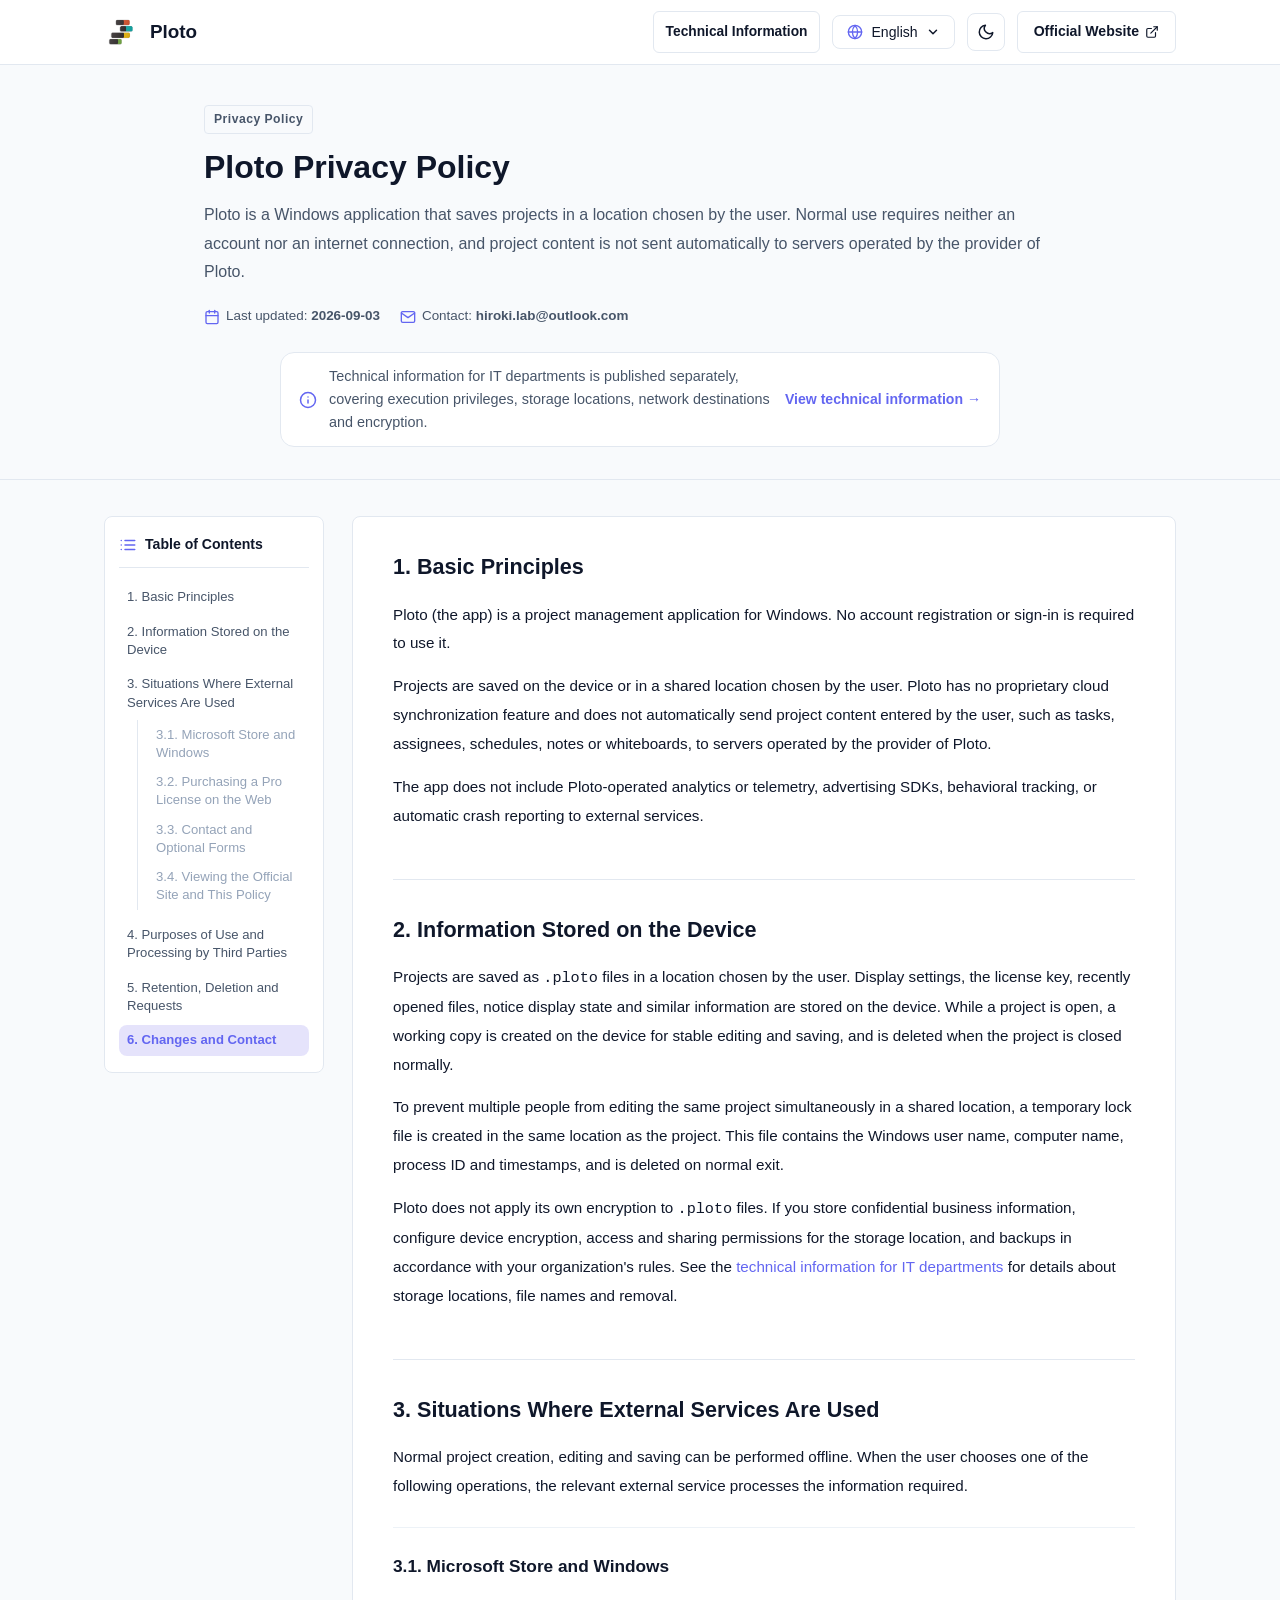
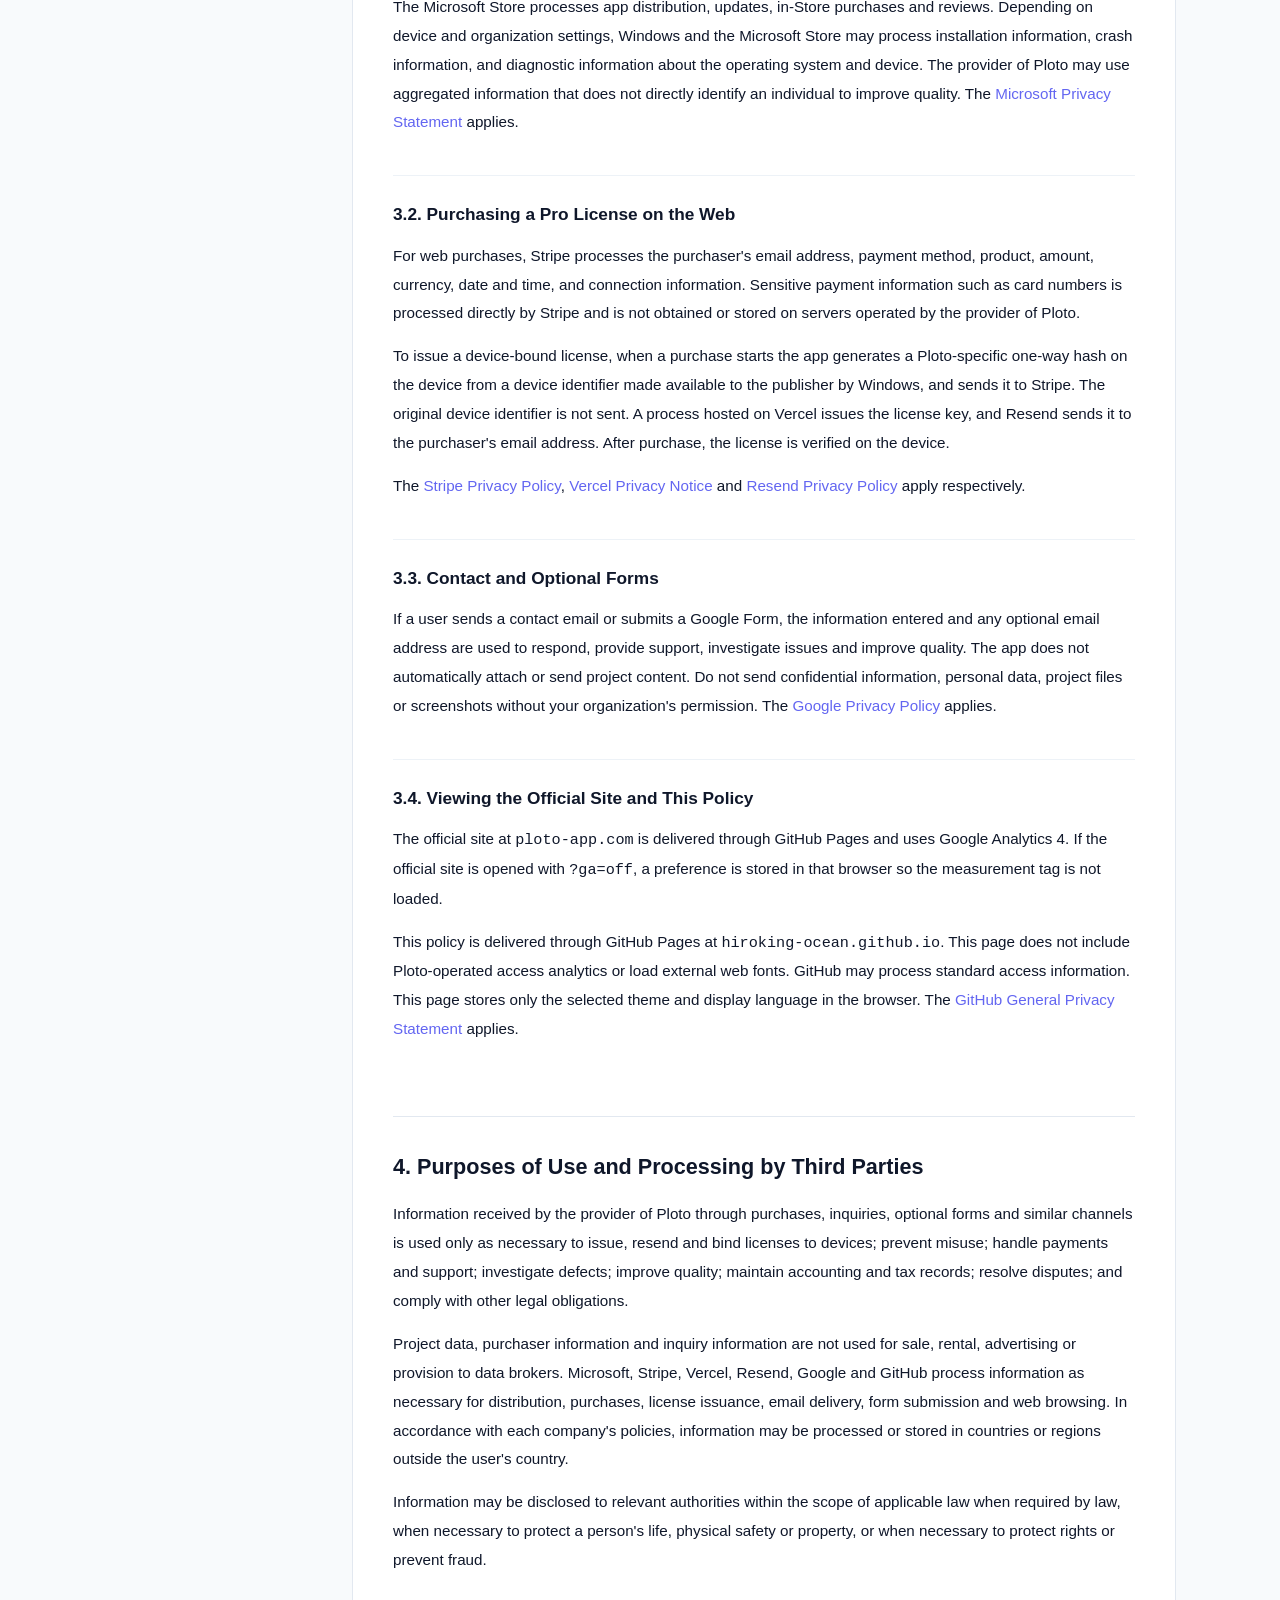
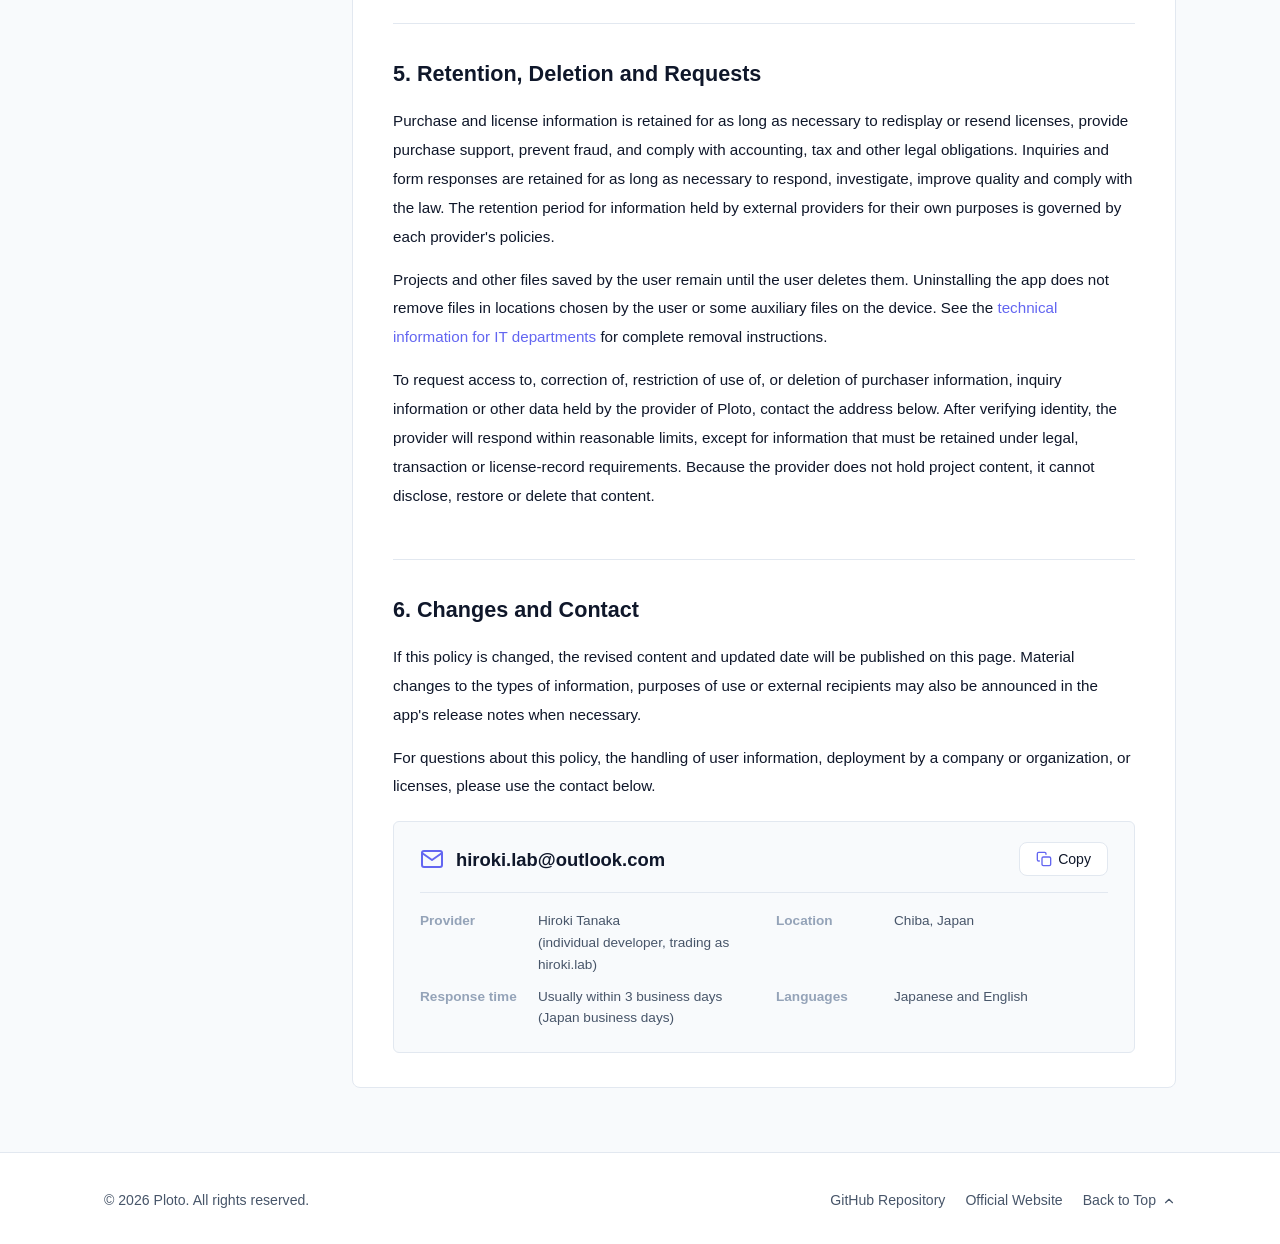
<file: index.html>
<!DOCTYPE html>
<html lang="ja" data-theme="light">
<head>
  <meta charset="UTF-8" />
  <meta name="viewport" content="width=device-width, initial-scale=1.0" />
  <title>プライバシーポリシー - Ploto</title>
  <meta name="description" content="Ploto のプライバシーポリシー。プロジェクトの保存場所、外部サービス、購入・問い合わせ時の情報の取扱いを説明します。" />
  <link rel="canonical" href="https://hiroking-ocean.github.io/ploto-privacy/" />
  <link rel="alternate" hreflang="ja" href="https://hiroking-ocean.github.io/ploto-privacy/" />
  <link rel="alternate" hreflang="en" href="https://hiroking-ocean.github.io/ploto-privacy/en/" />
  <link rel="alternate" hreflang="de" href="https://hiroking-ocean.github.io/ploto-privacy/de/" />
  <link rel="alternate" hreflang="fr" href="https://hiroking-ocean.github.io/ploto-privacy/fr/" />
  <link rel="alternate" hreflang="es" href="https://hiroking-ocean.github.io/ploto-privacy/es/" />
  <link rel="alternate" hreflang="ko" href="https://hiroking-ocean.github.io/ploto-privacy/ko/" />
  <link rel="alternate" hreflang="pt-br" href="https://hiroking-ocean.github.io/ploto-privacy/pt-br/" />
  <link rel="alternate" hreflang="x-default" href="https://hiroking-ocean.github.io/ploto-privacy/" />

  <!-- Open Graph / Social Meta -->
  <meta property="og:type" content="website" />
  <meta property="og:url" content="https://hiroking-ocean.github.io/ploto-privacy/" />
  <meta property="og:title" content="プライバシーポリシー - Ploto" />
  <meta property="og:description" content="Ploto のプライバシーポリシー。プロジェクトの保存場所、外部サービス、購入・問い合わせ時の情報の取扱いを説明します。" />
  <meta property="og:locale" content="ja_JP" />
  <meta property="og:site_name" content="Ploto" />
  <meta property="og:image" content="https://hiroking-ocean.github.io/ploto-privacy/assets/app-icon.svg" />
  <meta name="twitter:card" content="summary" />
  <meta name="twitter:title" content="プライバシーポリシー - Ploto" />
  <meta name="twitter:description" content="Ploto のプライバシーポリシー。プロジェクトの保存場所、外部サービス、購入・問い合わせ時の情報の取扱いを説明します。" />

  <!-- Favicon -->
  <link rel="icon" type="image/svg+xml" href="./assets/app-icon.svg" />

  <!-- Stylesheet -->
  <link rel="stylesheet" href="./styles.css" />

  <script>
    (function() {
      // Automatic language redirection for first-time visitors
      try {
        const stored = localStorage.getItem('ploto-lang-selected');
        const urlParams = new URLSearchParams(window.location.search);
        // If explicitly requested or user previously chose Japanese, stay on Japanese
        if (urlParams.has('lang') || stored === 'ja') return;

        // If user previously selected another language, respect their choice
        if (stored) {
          const target = stored === 'pt-BR' ? 'pt-br' : stored.toLowerCase();
          if (['en', 'de', 'fr', 'es', 'ko', 'pt-br'].includes(target)) {
            window.location.replace('./' + target + '/');
            return;
          }
        }

        // Detect browser language preferences
        const userLangs = navigator.languages || [navigator.language || navigator.userLanguage || ''];
        let matched = false;
        for (const lang of userLangs) {
          const l = (lang || '').toLowerCase();
          if (l.startsWith('ja')) { matched = true; break; }
          if (l.startsWith('en')) { window.location.replace('./en/'); matched = true; break; }
          if (l.startsWith('de')) { window.location.replace('./de/'); matched = true; break; }
          if (l.startsWith('fr')) { window.location.replace('./fr/'); matched = true; break; }
          if (l.startsWith('es')) { window.location.replace('./es/'); matched = true; break; }
          if (l.startsWith('ko')) { window.location.replace('./ko/'); matched = true; break; }
          if (l.startsWith('pt')) { window.location.replace('./pt-br/'); matched = true; break; }
        }

        // If the user's primary language is NOT Japanese and no supported language matched,
        // default to English as the global standard
        if (!matched && userLangs.length > 0 && userLangs[0] && !userLangs[0].toLowerCase().startsWith('ja')) {
          window.location.replace('./en/');
        }
      } catch (e) {
        // Fallback: stay on Japanese page
      }
    })();
  </script>
</head>
<body class="document-layout privacy-document">
  <!-- Header -->
  <header class="header">
    <div class="container header-container">
      <a href="https://hiroking-ocean.github.io/ploto-privacy/" class="brand-link" aria-label="Ploto Home">
        <img src="./assets/logo.svg" alt="Ploto Logo" class="brand-logo" />
        <span class="brand-title">Ploto</span>
      </a>

      <div class="header-actions">
        <a href="./it/" class="secondary-link-btn">導入審査向け技術情報</a>
        <!-- Language Selector -->
        <div class="lang-selector">
          <button class="lang-btn" id="lang-btn" aria-haspopup="true" aria-expanded="false" aria-label="言語">
            <svg class="lang-icon" viewBox="0 0 24 24" fill="none" stroke="currentColor" stroke-width="2" stroke-linecap="round" stroke-linejoin="round">
              <circle cx="12" cy="12" r="10"></circle>
              <line x1="2" y1="12" x2="22" y2="12"></line>
              <path d="M12 2a15.3 15.3 0 0 1 4 10 15.3 15.3 0 0 1-4 10 15.3 15.3 0 0 1-4-10 15.3 15.3 0 0 1 4-10z"></path>
            </svg>
            <span>日本語</span>
            <svg class="lang-arrow" viewBox="0 0 24 24" fill="none" stroke="currentColor" stroke-width="2.5" stroke-linecap="round" stroke-linejoin="round">
              <polyline points="6 9 12 15 18 9"></polyline>
            </svg>
          </button>
          <ul class="lang-dropdown" id="lang-dropdown">
            <li class="lang-item active"><a href="./" data-lang="ja">日本語</a></li>
            <li class="lang-item"><a href="./en/" data-lang="en">English</a></li>
            <li class="lang-item"><a href="./de/" data-lang="de">Deutsch</a></li>
            <li class="lang-item"><a href="./fr/" data-lang="fr">Français</a></li>
            <li class="lang-item"><a href="./es/" data-lang="es">Español</a></li>
            <li class="lang-item"><a href="./ko/" data-lang="ko">한국어</a></li>
            <li class="lang-item"><a href="./pt-br/" data-lang="pt-BR">Português (Brasil)</a></li>
          </ul>
        </div>

        <!-- Theme Toggle -->
        <button class="theme-btn" id="theme-toggle-btn" aria-label="ライトモード">
          <svg class="theme-icon" viewBox="0 0 24 24" fill="none" stroke="currentColor" stroke-width="2" stroke-linecap="round" stroke-linejoin="round">
            <circle cx="12" cy="12" r="5"></circle>
            <line x1="12" y1="1" x2="12" y2="3"></line>
            <line x1="12" y1="21" x2="12" y2="23"></line>
            <line x1="4.22" y1="4.22" x2="5.64" y2="5.64"></line>
            <line x1="18.36" y1="18.36" x2="19.78" y2="19.78"></line>
            <line x1="1" y1="12" x2="3" y2="12"></line>
            <line x1="21" y1="12" x2="23" y2="12"></line>
            <line x1="4.22" y1="19.78" x2="5.64" y2="18.36"></line>
            <line x1="18.36" y1="5.64" x2="19.78" y2="4.22"></line>
          </svg>
        </button>

        <!-- Product LP Link -->
        <a href="https://ploto-app.com/" class="lp-link-btn" target="_blank" rel="noopener noreferrer">
          <span>製品サイトへ</span>
          <svg style="width:14px;height:14px;" viewBox="0 0 24 24" fill="none" stroke="currentColor" stroke-width="2" stroke-linecap="round" stroke-linejoin="round">
            <path d="M18 13v6a2 2 0 0 1-2 2H5a2 2 0 0 1-2-2V8a2 2 0 0 1 2-2h6"></path>
            <polyline points="15 3 21 3 21 9"></polyline>
            <line x1="10" y1="14" x2="21" y2="3"></line>
          </svg>
        </a>
      </div>
    </div>
  </header>

  <!-- Hero -->
  <section class="hero">
    <div class="container hero-content">
      <div class="badge">
        <svg class="badge-icon" viewBox="0 0 24 24" fill="none" stroke="currentColor" stroke-width="2" stroke-linecap="round" stroke-linejoin="round">
          <path d="M12 22s8-4 8-10V5l-8-3-8 3v7c0 6 8 10 8 10z"></path>
        </svg>
        <span>プライバシーポリシー</span>
      </div>
      <h1 class="hero-title">Ploto プライバシーポリシー</h1>
      <p class="hero-desc">Ploto は、プロジェクトを利用者が指定した場所に保存するWindowsアプリです。通常利用にアカウントやインターネット接続は必要なく、プロジェクト内容を Ploto 提供者のサーバーへ自動送信しません。</p>
      
      <div class="hero-meta">
        <div class="meta-item">
          <svg class="meta-icon" viewBox="0 0 24 24" fill="none" stroke="currentColor" stroke-width="2" stroke-linecap="round" stroke-linejoin="round">
            <rect x="3" y="4" width="18" height="18" rx="2" ry="2"></rect>
            <line x1="16" y1="2" x2="16" y2="6"></line>
            <line x1="8" y1="2" x2="8" y2="6"></line>
            <line x1="3" y1="10" x2="21" y2="10"></line>
          </svg>
          <span>最終更新日: <strong>2026-09-03</strong></span>
        </div>
        <div class="meta-item">
          <svg class="meta-icon" viewBox="0 0 24 24" fill="none" stroke="currentColor" stroke-width="2" stroke-linecap="round" stroke-linejoin="round">
            <path d="M4 4h16c1.1 0 2 .9 2 2v12c0 1.1-.9 2-2 2H4c-1.1 0-2-.9-2-2V6c0-1.1.9-2 2-2z"></path>
            <polyline points="22,6 12,13 2,6"></polyline>
          </svg>
          <span>問い合わせ先: <strong>hiroki.lab@outlook.com</strong></span>
        </div>
      </div>
      <div class="hero-notice">
        <svg class="hero-notice-icon" viewBox="0 0 24 24" fill="none" stroke="currentColor" stroke-width="2" stroke-linecap="round" stroke-linejoin="round">
          <circle cx="12" cy="12" r="10"></circle>
          <line x1="12" y1="16" x2="12" y2="12"></line>
          <line x1="12" y1="8" x2="12.01" y2="8"></line>
        </svg>
        <p class="hero-notice-text">情報システム部門の導入審査向けに、実行権限・保存場所・通信先・暗号化などをまとめた技術情報を公開しています。</p>
        <a href="./it/" class="hero-notice-link">技術情報を見る</a>
      </div>
    </div>
  </section>

  <!-- Main Policy Section -->
  <main class="container policy-layout">
    <!-- Sticky Table of Contents -->
    <aside class="toc-sidebar">
      <div class="toc-header">
        <svg class="toc-header-icon" viewBox="0 0 24 24" fill="none" stroke="currentColor" stroke-width="2" stroke-linecap="round" stroke-linejoin="round">
          <line x1="8" y1="6" x2="21" y2="6"></line>
          <line x1="8" y1="12" x2="21" y2="12"></line>
          <line x1="8" y1="18" x2="21" y2="18"></line>
          <line x1="3" y1="6" x2="3.01" y2="6"></line>
          <line x1="3" y1="12" x2="3.01" y2="12"></line>
          <line x1="3" y1="18" x2="3.01" y2="18"></line>
        </svg>
        <span>目次</span>
      </div>
      <ul class="toc-list">

              <li class="toc-item"><a href="#principles">1. 基本方針</a></li>

              <li class="toc-item"><a href="#local-data">2. 端末内に保存する情報</a></li>

              <li class="toc-item"><a href="#external-services">3. 外部サービスを利用する場面</a><ul class="toc-sublist"><li><a href="#microsoft">3.1. Microsoft Store・Windows</a></li><li><a href="#purchase">3.2. Web経由の Pro ライセンス購入</a></li><li><a href="#feedback">3.3. 問い合わせ・任意のフォーム</a></li><li><a href="#websites">3.4. 公式サイト・本ポリシーの閲覧</a></li></ul></li>

              <li class="toc-item"><a href="#use-and-sharing">4. 利用目的・第三者による処理</a></li>

              <li class="toc-item"><a href="#retention">5. 保存期間・削除・確認等の請求</a></li>

              <li class="toc-item"><a href="#changes">6. 変更・問い合わせ</a></li>
      </ul>
    </aside>

    <!-- Content Articles -->
    <div class="policy-content">

        <article class="section-card" id="principles">
          <h2 class="section-title">1. 基本方針</h2>
          <div class="section-body">
                      <p>Ploto（以下「本アプリ」）は、Windows 向けのプロジェクト管理アプリです。本アプリの利用にアカウント作成やログインは必要ありません。</p>
          <p>プロジェクトは利用者が指定した端末内または共有場所に保存されます。Ploto 独自のクラウド同期機能はなく、利用者が入力したタスク、担当者、日程、ノート、ホワイトボード等のプロジェクト内容を、Ploto 提供者のサーバーへ自動送信する機能はありません。</p>
          <p>アプリ本体には、Ploto 独自のアナリティクス、テレメトリ、広告SDK、行動トラッキングまたは外部の自動クラッシュ送信機能を組み込んでいません。</p>
            
            
          </div>
        </article>

        <article class="section-card" id="local-data">
          <h2 class="section-title">2. 端末内に保存する情報</h2>
          <div class="section-body">
                      <p>プロジェクトは <code>.ploto</code> ファイルとして、利用者が選んだ場所に保存します。画面設定、ライセンスキー、最近開いたファイル、案内の表示状態等は端末内に保存します。プロジェクトを開いている間は、安定して編集・保存するため端末内に作業コピーを作成し、正常に閉じたときに削除します。</p>
          <p>共有場所で同じプロジェクトを複数人が同時編集することを防ぐため、プロジェクトと同じ場所に一時的なロックファイルを作成します。このファイルには Windows のユーザー名、コンピューター名、プロセスIDおよび時刻が含まれ、正常終了時に削除されます。</p>
          <p><code>.ploto</code> ファイルには Ploto 独自の暗号化を施していません。業務上の機密情報を保存する場合は、端末暗号化、保存先のアクセス権、共有権限およびバックアップを利用組織の規程に従って設定してください。保存場所・ファイル名・削除方法等の詳細は、<a href="./it/" target="_blank" rel="noopener noreferrer">情報システム部門向け技術情報</a>で確認できます。</p>
            
            
          </div>
        </article>

        <article class="section-card" id="external-services">
          <h2 class="section-title">3. 外部サービスを利用する場面</h2>
          <div class="section-body">
                      <p>通常のプロジェクト作成・編集・保存はオフラインで行えます。次の操作を利用者が選んだ場合、外部サービスが必要な情報を処理します。</p>
            
          <div class="subsections">
            
            <div class="subsection-card" id="microsoft">
              <h3 class="subsection-title">3.1. Microsoft Store・Windows</h3>
                            <p>アプリの配布、更新、Store内購入およびレビューは Microsoft Store が処理します。Windows や Microsoft Store は、端末・組織の設定に応じて、インストール情報、クラッシュ情報、OS・端末に関する診断情報等を処理する場合があります。Ploto 提供者は、個人を直接特定しない集計情報を品質改善に利用する場合があります。<a href="https://www.microsoft.com/ja-jp/privacy/privacystatement" target="_blank" rel="noopener noreferrer">Microsoft のプライバシーに関する声明</a> が適用されます。</p>
            </div>

            <div class="subsection-card" id="purchase">
              <h3 class="subsection-title">3.2. Web経由の Pro ライセンス購入</h3>
                            <p>Web購入では Stripe が、購入者のメールアドレス、決済手段、購入商品、金額、通貨、日時および接続情報を処理します。カード番号等の機密な決済情報は Stripe が直接処理し、Ploto 提供者のサーバーでは取得・保存しません。</p>
              <p>端末紐付けライセンスを発行するため、購入開始時に Windows の発行者向け端末識別値から Ploto 専用の一方向ハッシュを端末内で生成し、Stripe へ送信します。元の端末識別値は送信しません。Vercel 上の処理がライセンスキーを発行し、Resend が購入者のメールアドレスへ送信します。購入後のライセンス確認は端末内で行われます。</p>
              <p><a href="https://stripe.com/jp/privacy" target="_blank" rel="noopener noreferrer">Stripe プライバシーポリシー</a>、<a href="https://vercel.com/legal/privacy-notice" target="_blank" rel="noopener noreferrer">Vercel Privacy Notice</a>、<a href="https://resend.com/legal/privacy-policy" target="_blank" rel="noopener noreferrer">Resend Privacy Policy</a> がそれぞれ適用されます。</p>
            </div>

            <div class="subsection-card" id="feedback">
              <h3 class="subsection-title">3.3. 問い合わせ・任意のフォーム</h3>
                            <p>利用者が問い合わせメールまたは Google Forms を送信した場合、入力した内容と任意のメールアドレスを、回答、サポート、不具合調査および品質改善のために利用します。本アプリがプロジェクト内容を自動添付・送信することはありません。組織の許可なく秘密情報、個人情報、プロジェクトファイルまたは画面キャプチャを送信しないでください。<a href="https://policies.google.com/privacy?hl=ja" target="_blank" rel="noopener noreferrer">Google プライバシー ポリシー</a> が適用されます。</p>
            </div>

            <div class="subsection-card" id="websites">
              <h3 class="subsection-title">3.4. 公式サイト・本ポリシーの閲覧</h3>
                            <p>公式サイト <code>ploto-app.com</code> は GitHub Pages で配信し、Google Analytics 4 を利用します。公式サイトを <code>?ga=off</code> 付きで開くと、そのブラウザでは計測タグを読み込まない設定を保存します。</p>
              <p>本ポリシーは <code>hiroking-ocean.github.io</code> の GitHub Pages で配信します。本ページには Ploto 独自のアクセス解析を設置せず、外部Webフォントを読み込みません。GitHub が通常のアクセス情報を処理する場合があります。本ページがブラウザに保存するのはテーマと表示言語の選択です。<a href="https://docs.github.com/en/site-policy/privacy-policies/github-general-privacy-statement" target="_blank" rel="noopener noreferrer">GitHub General Privacy Statement</a> が適用されます。</p>
            </div>
          </div>
            
          </div>
        </article>

        <article class="section-card" id="use-and-sharing">
          <h2 class="section-title">4. 利用目的・第三者による処理</h2>
          <div class="section-body">
                      <p>Ploto 提供者が購入、問い合わせ、任意フォーム等を通じて受け取る情報は、ライセンスの発行・再送・端末紐付け、不正利用防止、決済・サポート対応、不具合調査、品質改善、会計・税務・紛争対応その他の法令遵守に必要な範囲で利用します。</p>
          <p>プロジェクトデータ、購入者情報または問い合わせ情報を販売、貸与、広告配信またはデータブローカーへの提供に利用しません。配布、購入、ライセンス発行、メール送信、フォーム送信およびWeb閲覧のため、必要な範囲で Microsoft、Stripe、Vercel、Resend、Google および GitHub が情報を処理します。各社の方針に従い、日本国外を含む国・地域で処理または保存される場合があります。</p>
          <p>法令に基づく場合、人の生命・身体・財産の保護に必要な場合、または権利保護・不正防止に必要な場合は、適用法令の範囲で関係機関等へ情報を開示することがあります。</p>
            
            
          </div>
        </article>

        <article class="section-card" id="retention">
          <h2 class="section-title">5. 保存期間・削除・確認等の請求</h2>
          <div class="section-body">
                      <p>購入・ライセンス情報は、ライセンスの再表示・再送、購入サポート、不正防止、会計・税務その他の法令遵守に必要な期間保持します。問い合わせ・フォーム回答は、回答、調査、品質改善および法令遵守に必要な期間保持します。外部事業者が独自目的で保持する情報の期間は各社の方針に従います。</p>
          <p>利用者が保存したプロジェクト等は、利用者が削除するまで残ります。アプリをアンインストールしても、利用者が選択した保存先のファイルと一部の端末内補助ファイルは残ります。完全な削除方法は、<a href="./it/#removal" target="_blank" rel="noopener noreferrer">情報システム部門向け技術情報</a>を確認してください。</p>
          <p>Ploto 提供者が保有する購入者情報、問い合わせ情報等の確認、訂正、利用停止または削除を希望する場合は、下記の連絡先へ請求してください。本人確認のうえ、法令上または取引・ライセンス記録上保持が必要な情報を除き、合理的な範囲で対応します。プロジェクト内容は提供者が保有しないため、提供者側での開示・復元・削除はできません。</p>
            
            
          </div>
        </article>

        <article class="section-card" id="changes">
          <h2 class="section-title">6. 変更・問い合わせ</h2>
          <div class="section-body">
                      <p>本ポリシーを変更する場合は、本ページに改訂後の内容と最終更新日を掲載します。情報の種類、利用目的、外部送信先等に重要な変更がある場合は、必要に応じてアプリ内のリリースノート等でも案内します。</p>
          <p>本ポリシー、利用者情報の取扱い、法人・団体での導入またはライセンスに関する質問は、下記へご連絡ください。</p>
            
            
          <div class="contact-box">
            <div class="contact-email-wrap">
              <svg class="contact-icon" viewBox="0 0 24 24" fill="none" stroke="currentColor" stroke-width="2" stroke-linecap="round" stroke-linejoin="round">
                <path d="M4 4h16c1.1 0 2 .9 2 2v12c0 1.1-.9 2-2 2H4c-1.1 0-2-.9-2-2V6c0-1.1.9-2 2-2z"></path>
                <polyline points="22,6 12,13 2,6"></polyline>
              </svg>
              <span class="contact-email">hiroki.lab@outlook.com</span>
            </div>
            <button class="copy-btn" id="copy-email-btn" data-copy="hiroki.lab@outlook.com" data-copied-label="コピーしました">
              <svg class="contact-icon" style="width:16px;height:16px;" viewBox="0 0 24 24" fill="none" stroke="currentColor" stroke-width="2" stroke-linecap="round" stroke-linejoin="round">
                <rect x="9" y="9" width="13" height="13" rx="2" ry="2"></rect>
                <path d="M5 15H4a2 2 0 0 1-2-2V4a2 2 0 0 1 2-2h9a2 2 0 0 1 2 2v1"></path>
              </svg>
              <span>コピー</span>
            </button>
            <dl class="contact-meta">
              <div class="contact-meta-row">
                <dt>事業者</dt>
                <dd>田中大希<span class="contact-meta-note">（個人開発者、屋号: hiroki.lab）</span></dd>
              </div>

              <div class="contact-meta-row">
                <dt>所在地</dt>
                <dd>日本・千葉県</dd>
              </div>

              <div class="contact-meta-row">
                <dt>返答の目安</dt>
                <dd>通常 3 営業日以内<span class="contact-meta-note">（日本の営業日）</span></dd>
              </div>

              <div class="contact-meta-row">
                <dt>対応言語</dt>
                <dd>日本語・英語</dd>
              </div>
            </dl>
          </div>
          </div>
        </article>
    </div>
  </main>

  <!-- Footer -->
  <footer class="footer">
    <div class="container footer-container">
      <div>© 2026 Ploto. All rights reserved.</div>
      <div class="footer-links">
        <a href="https://github.com/hiroking-ocean/ploto-privacy" class="footer-link" target="_blank" rel="noopener noreferrer">GitHub リポジトリ</a>
        <a href="https://ploto-app.com/" class="footer-link" target="_blank" rel="noopener noreferrer">Ploto 公式サイト</a>
        <a href="#top" class="back-to-top-btn" id="back-to-top-btn">
          <span>ページ上部へ戻る</span>
          <svg style="width:14px;height:14px;" viewBox="0 0 24 24" fill="none" stroke="currentColor" stroke-width="2" stroke-linecap="round" stroke-linejoin="round">
            <polyline points="18 15 12 9 6 15"></polyline>
          </svg>
        </a>
      </div>
    </div>
  </footer>

  <!-- Script -->
  <script src="./app.js"></script>
</body>
</html>
</file>
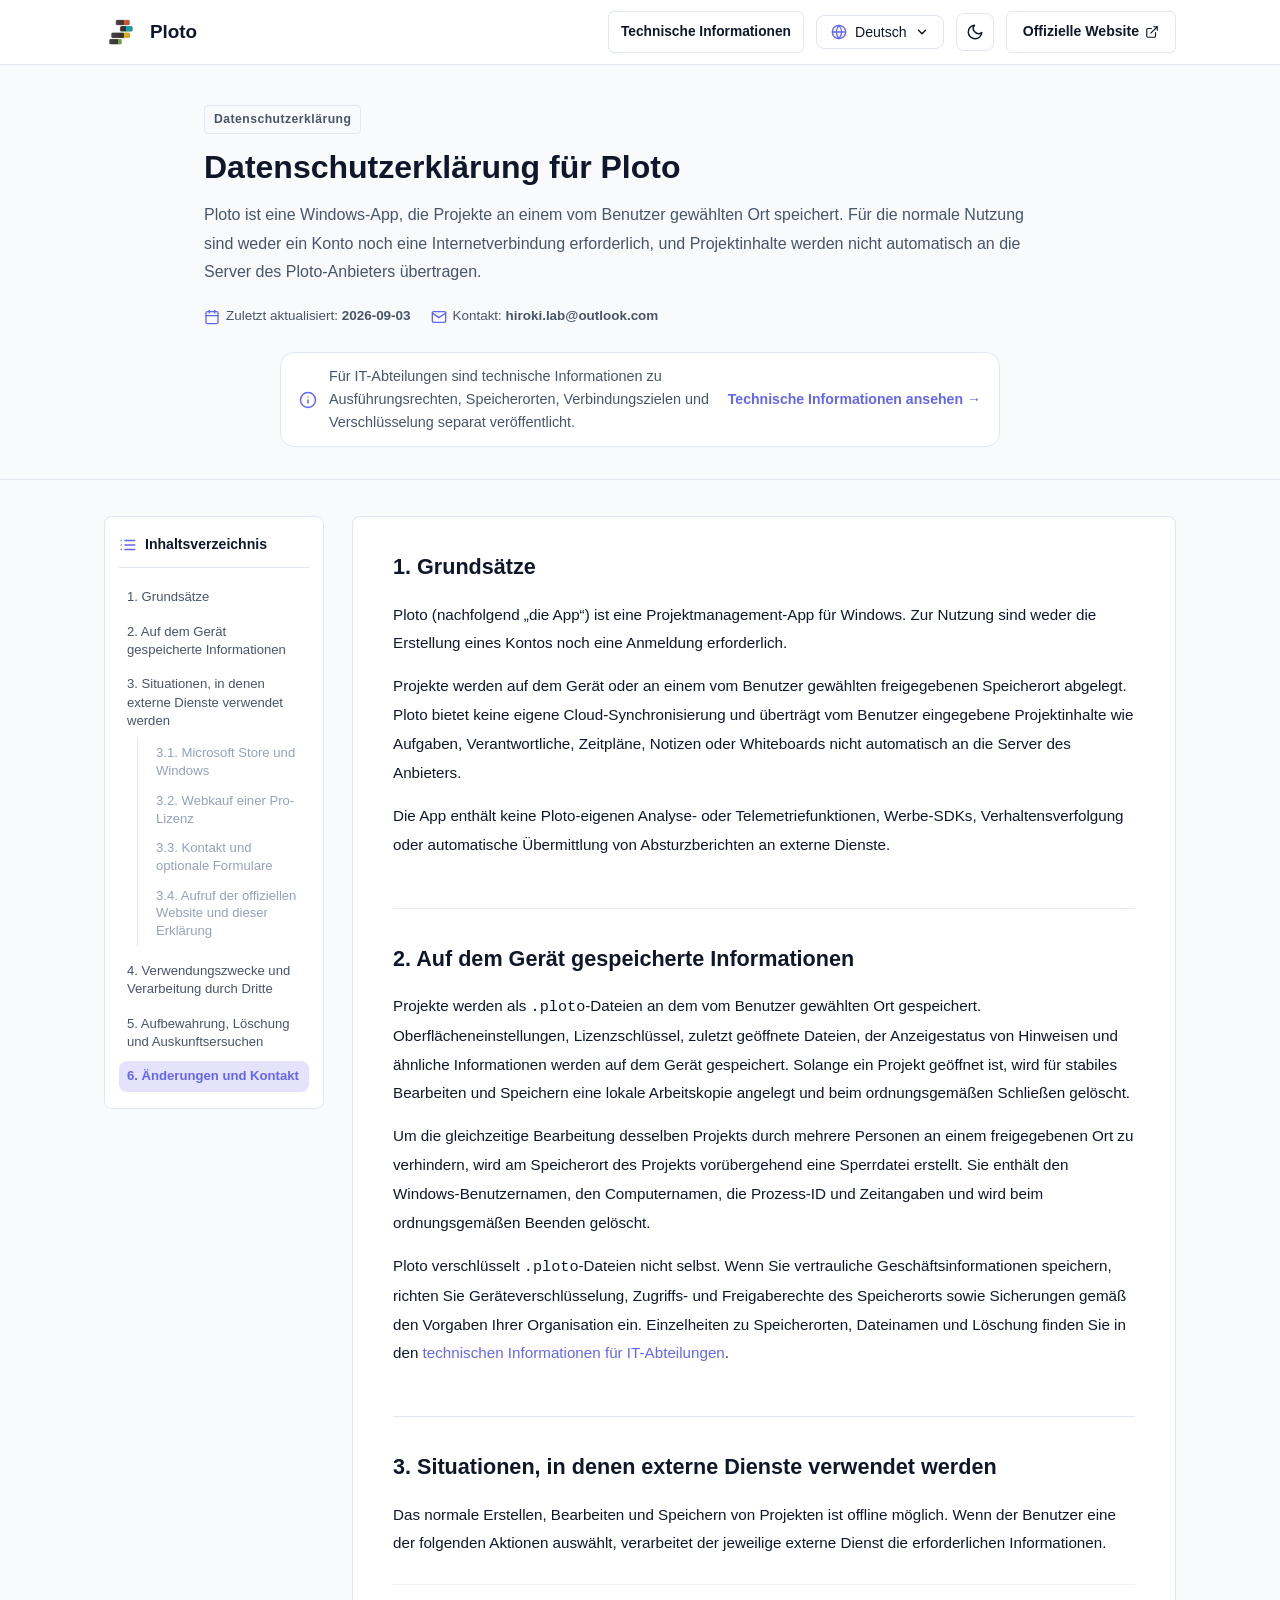
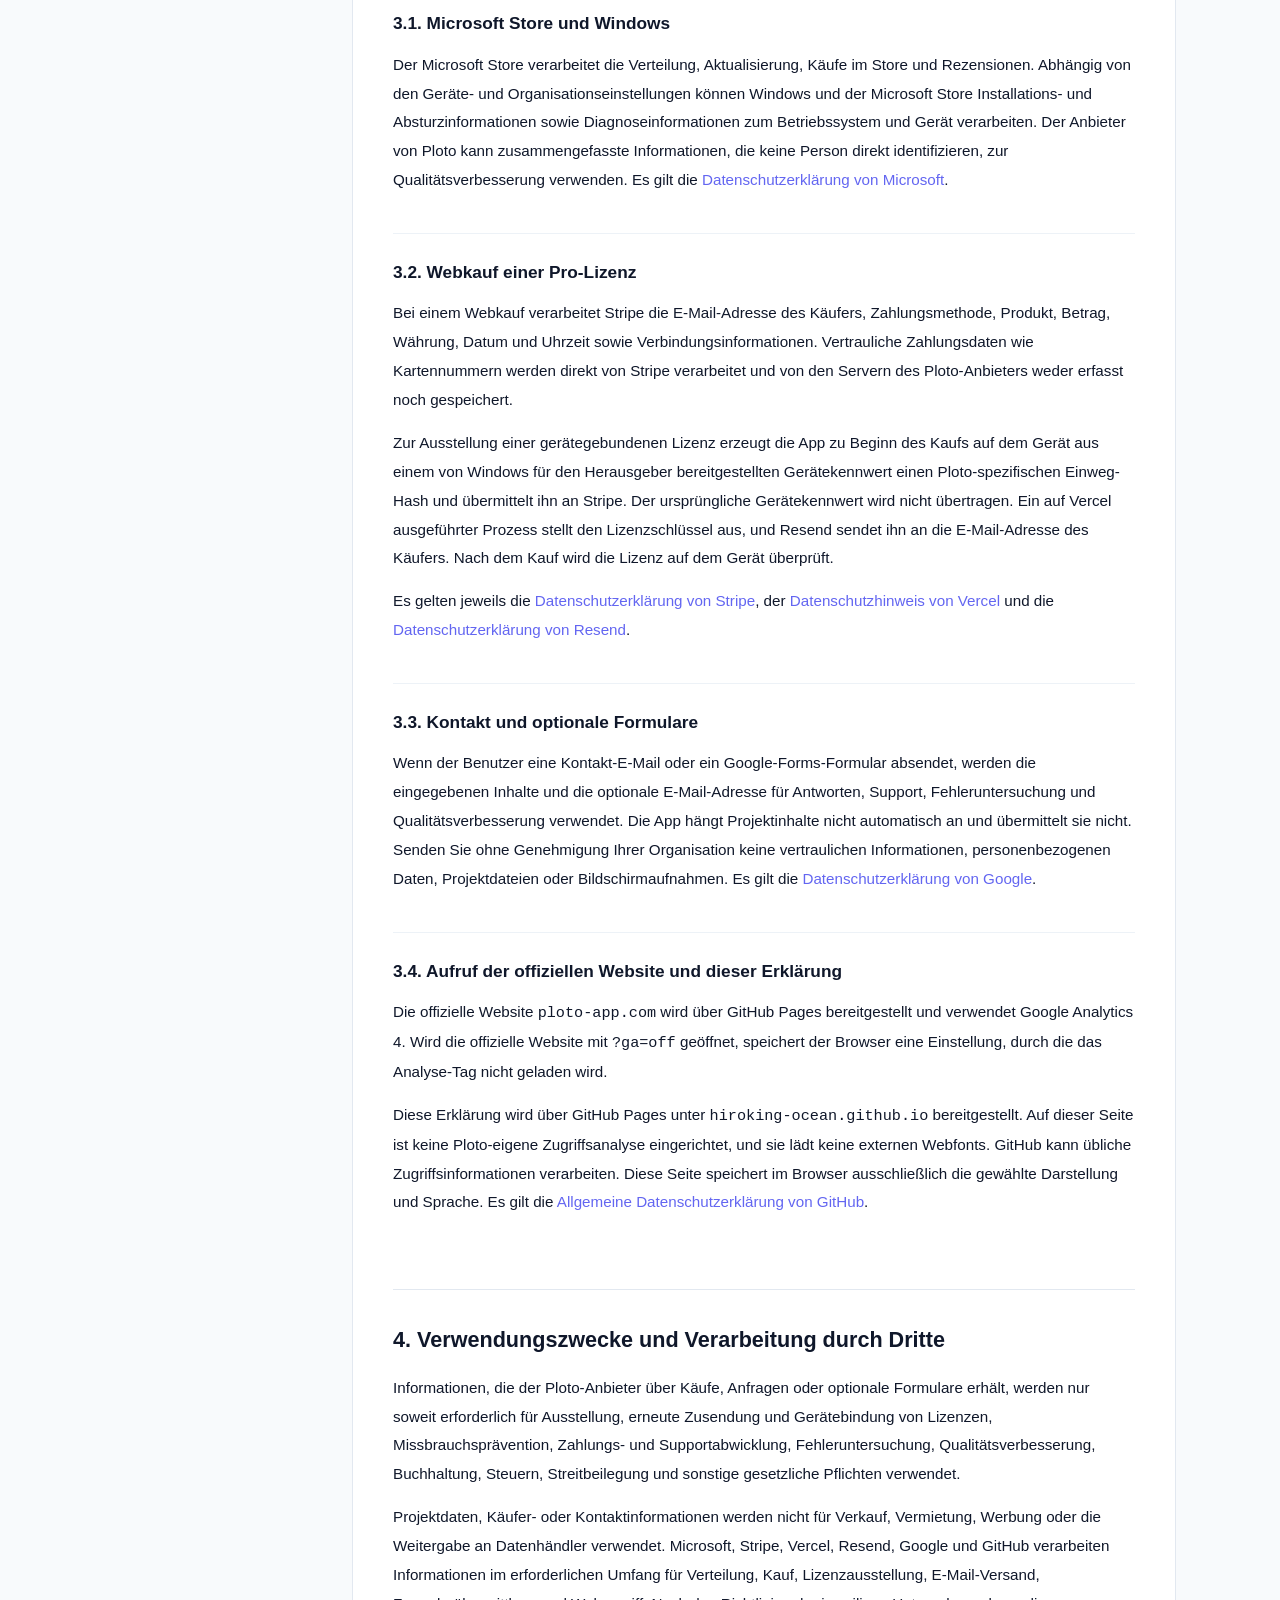
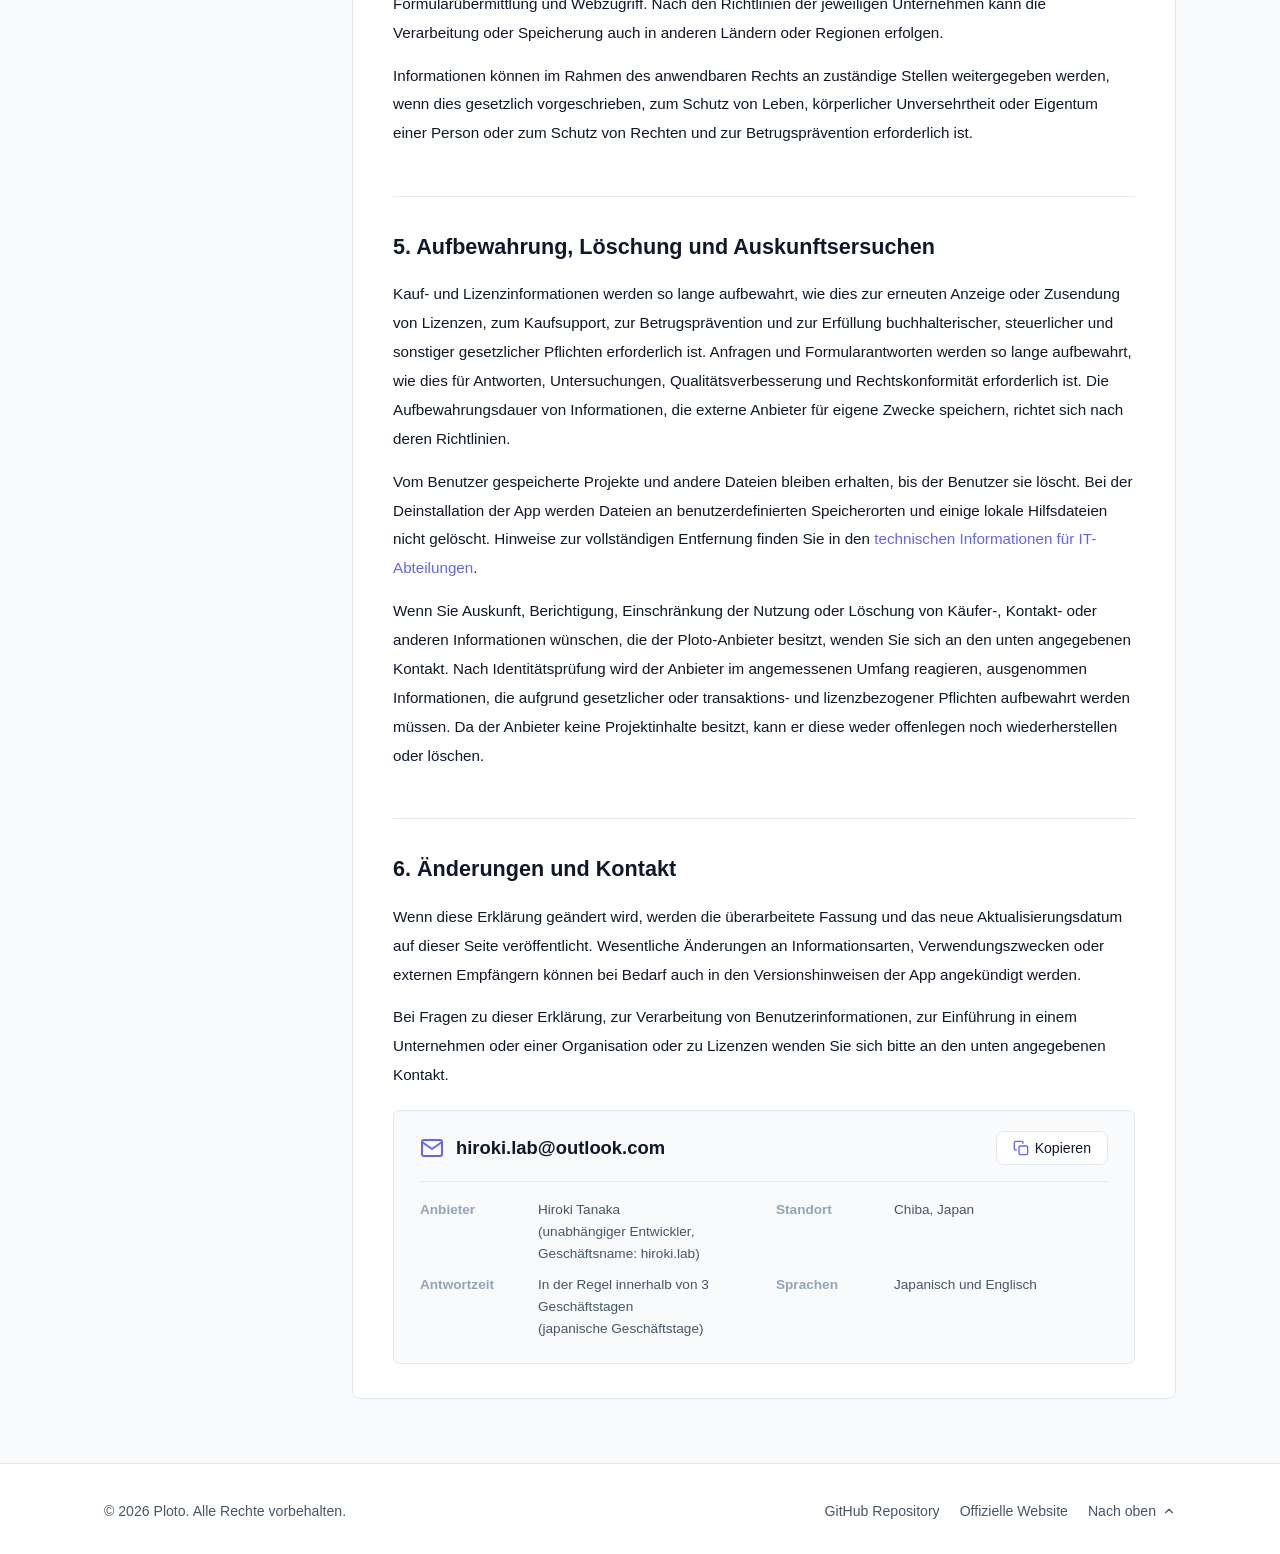
<file: de/index.html>
<!DOCTYPE html>
<html lang="de" data-theme="light">
<head>
  <meta charset="UTF-8" />
  <meta name="viewport" content="width=device-width, initial-scale=1.0" />
  <title>Datenschutzerklärung - Ploto</title>
  <meta name="description" content="Datenschutzerklärung für Ploto. Erläutert Speicherorte von Projekten, die Nutzung externer Dienste und den Umgang mit Informationen bei Käufen und Anfragen." />
  <link rel="canonical" href="https://hiroking-ocean.github.io/ploto-privacy/de/" />
  <link rel="alternate" hreflang="ja" href="https://hiroking-ocean.github.io/ploto-privacy/" />
  <link rel="alternate" hreflang="en" href="https://hiroking-ocean.github.io/ploto-privacy/en/" />
  <link rel="alternate" hreflang="de" href="https://hiroking-ocean.github.io/ploto-privacy/de/" />
  <link rel="alternate" hreflang="fr" href="https://hiroking-ocean.github.io/ploto-privacy/fr/" />
  <link rel="alternate" hreflang="es" href="https://hiroking-ocean.github.io/ploto-privacy/es/" />
  <link rel="alternate" hreflang="ko" href="https://hiroking-ocean.github.io/ploto-privacy/ko/" />
  <link rel="alternate" hreflang="pt-br" href="https://hiroking-ocean.github.io/ploto-privacy/pt-br/" />
  <link rel="alternate" hreflang="x-default" href="https://hiroking-ocean.github.io/ploto-privacy/" />

  <!-- Open Graph / Social Meta -->
  <meta property="og:type" content="website" />
  <meta property="og:url" content="https://hiroking-ocean.github.io/ploto-privacy/de/" />
  <meta property="og:title" content="Datenschutzerklärung - Ploto" />
  <meta property="og:description" content="Datenschutzerklärung für Ploto. Erläutert Speicherorte von Projekten, die Nutzung externer Dienste und den Umgang mit Informationen bei Käufen und Anfragen." />
  <meta property="og:locale" content="de_DE" />
  <meta property="og:site_name" content="Ploto" />
  <meta property="og:image" content="https://hiroking-ocean.github.io/ploto-privacy/assets/app-icon.svg" />
  <meta name="twitter:card" content="summary" />
  <meta name="twitter:title" content="Datenschutzerklärung - Ploto" />
  <meta name="twitter:description" content="Datenschutzerklärung für Ploto. Erläutert Speicherorte von Projekten, die Nutzung externer Dienste und den Umgang mit Informationen bei Käufen und Anfragen." />

  <!-- Favicon -->
  <link rel="icon" type="image/svg+xml" href="../assets/app-icon.svg" />

  <!-- Stylesheet -->
  <link rel="stylesheet" href="../styles.css" />

</head>
<body class="document-layout privacy-document">
  <!-- Header -->
  <header class="header">
    <div class="container header-container">
      <a href="https://hiroking-ocean.github.io/ploto-privacy/de/" class="brand-link" aria-label="Ploto Home">
        <img src="../assets/logo.svg" alt="Ploto Logo" class="brand-logo" />
        <span class="brand-title">Ploto</span>
      </a>

      <div class="header-actions">
        <a href="./it/" class="secondary-link-btn">Technische Informationen</a>
        <!-- Language Selector -->
        <div class="lang-selector">
          <button class="lang-btn" id="lang-btn" aria-haspopup="true" aria-expanded="false" aria-label="Sprache">
            <svg class="lang-icon" viewBox="0 0 24 24" fill="none" stroke="currentColor" stroke-width="2" stroke-linecap="round" stroke-linejoin="round">
              <circle cx="12" cy="12" r="10"></circle>
              <line x1="2" y1="12" x2="22" y2="12"></line>
              <path d="M12 2a15.3 15.3 0 0 1 4 10 15.3 15.3 0 0 1-4 10 15.3 15.3 0 0 1-4-10 15.3 15.3 0 0 1 4-10z"></path>
            </svg>
            <span>Deutsch</span>
            <svg class="lang-arrow" viewBox="0 0 24 24" fill="none" stroke="currentColor" stroke-width="2.5" stroke-linecap="round" stroke-linejoin="round">
              <polyline points="6 9 12 15 18 9"></polyline>
            </svg>
          </button>
          <ul class="lang-dropdown" id="lang-dropdown">
            <li class="lang-item"><a href="../" data-lang="ja">日本語</a></li>
            <li class="lang-item"><a href="../en/" data-lang="en">English</a></li>
            <li class="lang-item active"><a href="../de/" data-lang="de">Deutsch</a></li>
            <li class="lang-item"><a href="../fr/" data-lang="fr">Français</a></li>
            <li class="lang-item"><a href="../es/" data-lang="es">Español</a></li>
            <li class="lang-item"><a href="../ko/" data-lang="ko">한국어</a></li>
            <li class="lang-item"><a href="../pt-br/" data-lang="pt-BR">Português (Brasil)</a></li>
          </ul>
        </div>

        <!-- Theme Toggle -->
        <button class="theme-btn" id="theme-toggle-btn" aria-label="Heller Modus">
          <svg class="theme-icon" viewBox="0 0 24 24" fill="none" stroke="currentColor" stroke-width="2" stroke-linecap="round" stroke-linejoin="round">
            <circle cx="12" cy="12" r="5"></circle>
            <line x1="12" y1="1" x2="12" y2="3"></line>
            <line x1="12" y1="21" x2="12" y2="23"></line>
            <line x1="4.22" y1="4.22" x2="5.64" y2="5.64"></line>
            <line x1="18.36" y1="18.36" x2="19.78" y2="19.78"></line>
            <line x1="1" y1="12" x2="3" y2="12"></line>
            <line x1="21" y1="12" x2="23" y2="12"></line>
            <line x1="4.22" y1="19.78" x2="5.64" y2="18.36"></line>
            <line x1="18.36" y1="5.64" x2="19.78" y2="4.22"></line>
          </svg>
        </button>

        <!-- Product LP Link -->
        <a href="https://ploto-app.com/" class="lp-link-btn" target="_blank" rel="noopener noreferrer">
          <span>Offizielle Website</span>
          <svg style="width:14px;height:14px;" viewBox="0 0 24 24" fill="none" stroke="currentColor" stroke-width="2" stroke-linecap="round" stroke-linejoin="round">
            <path d="M18 13v6a2 2 0 0 1-2 2H5a2 2 0 0 1-2-2V8a2 2 0 0 1 2-2h6"></path>
            <polyline points="15 3 21 3 21 9"></polyline>
            <line x1="10" y1="14" x2="21" y2="3"></line>
          </svg>
        </a>
      </div>
    </div>
  </header>

  <!-- Hero -->
  <section class="hero">
    <div class="container hero-content">
      <div class="badge">
        <svg class="badge-icon" viewBox="0 0 24 24" fill="none" stroke="currentColor" stroke-width="2" stroke-linecap="round" stroke-linejoin="round">
          <path d="M12 22s8-4 8-10V5l-8-3-8 3v7c0 6 8 10 8 10z"></path>
        </svg>
        <span>Datenschutzerklärung</span>
      </div>
      <h1 class="hero-title">Datenschutzerklärung für Ploto</h1>
      <p class="hero-desc">Ploto ist eine Windows-App, die Projekte an einem vom Benutzer gewählten Ort speichert. Für die normale Nutzung sind weder ein Konto noch eine Internetverbindung erforderlich, und Projektinhalte werden nicht automatisch an die Server des Ploto-Anbieters übertragen.</p>
      
      <div class="hero-meta">
        <div class="meta-item">
          <svg class="meta-icon" viewBox="0 0 24 24" fill="none" stroke="currentColor" stroke-width="2" stroke-linecap="round" stroke-linejoin="round">
            <rect x="3" y="4" width="18" height="18" rx="2" ry="2"></rect>
            <line x1="16" y1="2" x2="16" y2="6"></line>
            <line x1="8" y1="2" x2="8" y2="6"></line>
            <line x1="3" y1="10" x2="21" y2="10"></line>
          </svg>
          <span>Zuletzt aktualisiert: <strong>2026-09-03</strong></span>
        </div>
        <div class="meta-item">
          <svg class="meta-icon" viewBox="0 0 24 24" fill="none" stroke="currentColor" stroke-width="2" stroke-linecap="round" stroke-linejoin="round">
            <path d="M4 4h16c1.1 0 2 .9 2 2v12c0 1.1-.9 2-2 2H4c-1.1 0-2-.9-2-2V6c0-1.1.9-2 2-2z"></path>
            <polyline points="22,6 12,13 2,6"></polyline>
          </svg>
          <span>Kontakt: <strong>hiroki.lab@outlook.com</strong></span>
        </div>
      </div>
      <div class="hero-notice">
        <svg class="hero-notice-icon" viewBox="0 0 24 24" fill="none" stroke="currentColor" stroke-width="2" stroke-linecap="round" stroke-linejoin="round">
          <circle cx="12" cy="12" r="10"></circle>
          <line x1="12" y1="16" x2="12" y2="12"></line>
          <line x1="12" y1="8" x2="12.01" y2="8"></line>
        </svg>
        <p class="hero-notice-text">Für IT-Abteilungen sind technische Informationen zu Ausführungsrechten, Speicherorten, Verbindungszielen und Verschlüsselung separat veröffentlicht.</p>
        <a href="./it/" class="hero-notice-link">Technische Informationen ansehen</a>
      </div>
    </div>
  </section>

  <!-- Main Policy Section -->
  <main class="container policy-layout">
    <!-- Sticky Table of Contents -->
    <aside class="toc-sidebar">
      <div class="toc-header">
        <svg class="toc-header-icon" viewBox="0 0 24 24" fill="none" stroke="currentColor" stroke-width="2" stroke-linecap="round" stroke-linejoin="round">
          <line x1="8" y1="6" x2="21" y2="6"></line>
          <line x1="8" y1="12" x2="21" y2="12"></line>
          <line x1="8" y1="18" x2="21" y2="18"></line>
          <line x1="3" y1="6" x2="3.01" y2="6"></line>
          <line x1="3" y1="12" x2="3.01" y2="12"></line>
          <line x1="3" y1="18" x2="3.01" y2="18"></line>
        </svg>
        <span>Inhaltsverzeichnis</span>
      </div>
      <ul class="toc-list">

              <li class="toc-item"><a href="#principles">1. Grundsätze</a></li>

              <li class="toc-item"><a href="#local-data">2. Auf dem Gerät gespeicherte Informationen</a></li>

              <li class="toc-item"><a href="#external-services">3. Situationen, in denen externe Dienste verwendet werden</a><ul class="toc-sublist"><li><a href="#microsoft">3.1. Microsoft Store und Windows</a></li><li><a href="#purchase">3.2. Webkauf einer Pro-Lizenz</a></li><li><a href="#feedback">3.3. Kontakt und optionale Formulare</a></li><li><a href="#websites">3.4. Aufruf der offiziellen Website und dieser Erklärung</a></li></ul></li>

              <li class="toc-item"><a href="#use-and-sharing">4. Verwendungszwecke und Verarbeitung durch Dritte</a></li>

              <li class="toc-item"><a href="#retention">5. Aufbewahrung, Löschung und Auskunftsersuchen</a></li>

              <li class="toc-item"><a href="#changes">6. Änderungen und Kontakt</a></li>
      </ul>
    </aside>

    <!-- Content Articles -->
    <div class="policy-content">

        <article class="section-card" id="principles">
          <h2 class="section-title">1. Grundsätze</h2>
          <div class="section-body">
                      <p>Ploto (nachfolgend „die App“) ist eine Projektmanagement-App für Windows. Zur Nutzung sind weder die Erstellung eines Kontos noch eine Anmeldung erforderlich.</p>
          <p>Projekte werden auf dem Gerät oder an einem vom Benutzer gewählten freigegebenen Speicherort abgelegt. Ploto bietet keine eigene Cloud-Synchronisierung und überträgt vom Benutzer eingegebene Projektinhalte wie Aufgaben, Verantwortliche, Zeitpläne, Notizen oder Whiteboards nicht automatisch an die Server des Anbieters.</p>
          <p>Die App enthält keine Ploto-eigenen Analyse- oder Telemetriefunktionen, Werbe-SDKs, Verhaltensverfolgung oder automatische Übermittlung von Absturzberichten an externe Dienste.</p>
            
            
          </div>
        </article>

        <article class="section-card" id="local-data">
          <h2 class="section-title">2. Auf dem Gerät gespeicherte Informationen</h2>
          <div class="section-body">
                      <p>Projekte werden als <code>.ploto</code>-Dateien an dem vom Benutzer gewählten Ort gespeichert. Oberflächeneinstellungen, Lizenzschlüssel, zuletzt geöffnete Dateien, der Anzeigestatus von Hinweisen und ähnliche Informationen werden auf dem Gerät gespeichert. Solange ein Projekt geöffnet ist, wird für stabiles Bearbeiten und Speichern eine lokale Arbeitskopie angelegt und beim ordnungsgemäßen Schließen gelöscht.</p>
          <p>Um die gleichzeitige Bearbeitung desselben Projekts durch mehrere Personen an einem freigegebenen Ort zu verhindern, wird am Speicherort des Projekts vorübergehend eine Sperrdatei erstellt. Sie enthält den Windows-Benutzernamen, den Computernamen, die Prozess-ID und Zeitangaben und wird beim ordnungsgemäßen Beenden gelöscht.</p>
          <p>Ploto verschlüsselt <code>.ploto</code>-Dateien nicht selbst. Wenn Sie vertrauliche Geschäftsinformationen speichern, richten Sie Geräteverschlüsselung, Zugriffs- und Freigaberechte des Speicherorts sowie Sicherungen gemäß den Vorgaben Ihrer Organisation ein. Einzelheiten zu Speicherorten, Dateinamen und Löschung finden Sie in den <a href="./it/" target="_blank" rel="noopener noreferrer">technischen Informationen für IT-Abteilungen</a>.</p>
            
            
          </div>
        </article>

        <article class="section-card" id="external-services">
          <h2 class="section-title">3. Situationen, in denen externe Dienste verwendet werden</h2>
          <div class="section-body">
                      <p>Das normale Erstellen, Bearbeiten und Speichern von Projekten ist offline möglich. Wenn der Benutzer eine der folgenden Aktionen auswählt, verarbeitet der jeweilige externe Dienst die erforderlichen Informationen.</p>
            
          <div class="subsections">
            
            <div class="subsection-card" id="microsoft">
              <h3 class="subsection-title">3.1. Microsoft Store und Windows</h3>
                            <p>Der Microsoft Store verarbeitet die Verteilung, Aktualisierung, Käufe im Store und Rezensionen. Abhängig von den Geräte- und Organisationseinstellungen können Windows und der Microsoft Store Installations- und Absturzinformationen sowie Diagnoseinformationen zum Betriebssystem und Gerät verarbeiten. Der Anbieter von Ploto kann zusammengefasste Informationen, die keine Person direkt identifizieren, zur Qualitätsverbesserung verwenden. Es gilt die <a href="https://www.microsoft.com/de-de/privacy/privacystatement" target="_blank" rel="noopener noreferrer">Datenschutzerklärung von Microsoft</a>.</p>
            </div>

            <div class="subsection-card" id="purchase">
              <h3 class="subsection-title">3.2. Webkauf einer Pro-Lizenz</h3>
                            <p>Bei einem Webkauf verarbeitet Stripe die E-Mail-Adresse des Käufers, Zahlungsmethode, Produkt, Betrag, Währung, Datum und Uhrzeit sowie Verbindungsinformationen. Vertrauliche Zahlungsdaten wie Kartennummern werden direkt von Stripe verarbeitet und von den Servern des Ploto-Anbieters weder erfasst noch gespeichert.</p>
              <p>Zur Ausstellung einer gerätegebundenen Lizenz erzeugt die App zu Beginn des Kaufs auf dem Gerät aus einem von Windows für den Herausgeber bereitgestellten Gerätekennwert einen Ploto-spezifischen Einweg-Hash und übermittelt ihn an Stripe. Der ursprüngliche Gerätekennwert wird nicht übertragen. Ein auf Vercel ausgeführter Prozess stellt den Lizenzschlüssel aus, und Resend sendet ihn an die E-Mail-Adresse des Käufers. Nach dem Kauf wird die Lizenz auf dem Gerät überprüft.</p>
              <p>Es gelten jeweils die <a href="https://stripe.com/privacy" target="_blank" rel="noopener noreferrer">Datenschutzerklärung von Stripe</a>, der <a href="https://vercel.com/legal/privacy-notice" target="_blank" rel="noopener noreferrer">Datenschutzhinweis von Vercel</a> und die <a href="https://resend.com/legal/privacy-policy" target="_blank" rel="noopener noreferrer">Datenschutzerklärung von Resend</a>.</p>
            </div>

            <div class="subsection-card" id="feedback">
              <h3 class="subsection-title">3.3. Kontakt und optionale Formulare</h3>
                            <p>Wenn der Benutzer eine Kontakt-E-Mail oder ein Google-Forms-Formular absendet, werden die eingegebenen Inhalte und die optionale E-Mail-Adresse für Antworten, Support, Fehleruntersuchung und Qualitätsverbesserung verwendet. Die App hängt Projektinhalte nicht automatisch an und übermittelt sie nicht. Senden Sie ohne Genehmigung Ihrer Organisation keine vertraulichen Informationen, personenbezogenen Daten, Projektdateien oder Bildschirmaufnahmen. Es gilt die <a href="https://policies.google.com/privacy?hl=de" target="_blank" rel="noopener noreferrer">Datenschutzerklärung von Google</a>.</p>
            </div>

            <div class="subsection-card" id="websites">
              <h3 class="subsection-title">3.4. Aufruf der offiziellen Website und dieser Erklärung</h3>
                            <p>Die offizielle Website <code>ploto-app.com</code> wird über GitHub Pages bereitgestellt und verwendet Google Analytics 4. Wird die offizielle Website mit <code>?ga=off</code> geöffnet, speichert der Browser eine Einstellung, durch die das Analyse-Tag nicht geladen wird.</p>
              <p>Diese Erklärung wird über GitHub Pages unter <code>hiroking-ocean.github.io</code> bereitgestellt. Auf dieser Seite ist keine Ploto-eigene Zugriffsanalyse eingerichtet, und sie lädt keine externen Webfonts. GitHub kann übliche Zugriffsinformationen verarbeiten. Diese Seite speichert im Browser ausschließlich die gewählte Darstellung und Sprache. Es gilt die <a href="https://docs.github.com/en/site-policy/privacy-policies/github-general-privacy-statement" target="_blank" rel="noopener noreferrer">Allgemeine Datenschutzerklärung von GitHub</a>.</p>
            </div>
          </div>
            
          </div>
        </article>

        <article class="section-card" id="use-and-sharing">
          <h2 class="section-title">4. Verwendungszwecke und Verarbeitung durch Dritte</h2>
          <div class="section-body">
                      <p>Informationen, die der Ploto-Anbieter über Käufe, Anfragen oder optionale Formulare erhält, werden nur soweit erforderlich für Ausstellung, erneute Zusendung und Gerätebindung von Lizenzen, Missbrauchsprävention, Zahlungs- und Supportabwicklung, Fehleruntersuchung, Qualitätsverbesserung, Buchhaltung, Steuern, Streitbeilegung und sonstige gesetzliche Pflichten verwendet.</p>
          <p>Projektdaten, Käufer- oder Kontaktinformationen werden nicht für Verkauf, Vermietung, Werbung oder die Weitergabe an Datenhändler verwendet. Microsoft, Stripe, Vercel, Resend, Google und GitHub verarbeiten Informationen im erforderlichen Umfang für Verteilung, Kauf, Lizenzausstellung, E-Mail-Versand, Formularübermittlung und Webzugriff. Nach den Richtlinien der jeweiligen Unternehmen kann die Verarbeitung oder Speicherung auch in anderen Ländern oder Regionen erfolgen.</p>
          <p>Informationen können im Rahmen des anwendbaren Rechts an zuständige Stellen weitergegeben werden, wenn dies gesetzlich vorgeschrieben, zum Schutz von Leben, körperlicher Unversehrtheit oder Eigentum einer Person oder zum Schutz von Rechten und zur Betrugsprävention erforderlich ist.</p>
            
            
          </div>
        </article>

        <article class="section-card" id="retention">
          <h2 class="section-title">5. Aufbewahrung, Löschung und Auskunftsersuchen</h2>
          <div class="section-body">
                      <p>Kauf- und Lizenzinformationen werden so lange aufbewahrt, wie dies zur erneuten Anzeige oder Zusendung von Lizenzen, zum Kaufsupport, zur Betrugsprävention und zur Erfüllung buchhalterischer, steuerlicher und sonstiger gesetzlicher Pflichten erforderlich ist. Anfragen und Formularantworten werden so lange aufbewahrt, wie dies für Antworten, Untersuchungen, Qualitätsverbesserung und Rechtskonformität erforderlich ist. Die Aufbewahrungsdauer von Informationen, die externe Anbieter für eigene Zwecke speichern, richtet sich nach deren Richtlinien.</p>
          <p>Vom Benutzer gespeicherte Projekte und andere Dateien bleiben erhalten, bis der Benutzer sie löscht. Bei der Deinstallation der App werden Dateien an benutzerdefinierten Speicherorten und einige lokale Hilfsdateien nicht gelöscht. Hinweise zur vollständigen Entfernung finden Sie in den <a href="./it/#removal" target="_blank" rel="noopener noreferrer">technischen Informationen für IT-Abteilungen</a>.</p>
          <p>Wenn Sie Auskunft, Berichtigung, Einschränkung der Nutzung oder Löschung von Käufer-, Kontakt- oder anderen Informationen wünschen, die der Ploto-Anbieter besitzt, wenden Sie sich an den unten angegebenen Kontakt. Nach Identitätsprüfung wird der Anbieter im angemessenen Umfang reagieren, ausgenommen Informationen, die aufgrund gesetzlicher oder transaktions- und lizenzbezogener Pflichten aufbewahrt werden müssen. Da der Anbieter keine Projektinhalte besitzt, kann er diese weder offenlegen noch wiederherstellen oder löschen.</p>
            
            
          </div>
        </article>

        <article class="section-card" id="changes">
          <h2 class="section-title">6. Änderungen und Kontakt</h2>
          <div class="section-body">
                      <p>Wenn diese Erklärung geändert wird, werden die überarbeitete Fassung und das neue Aktualisierungsdatum auf dieser Seite veröffentlicht. Wesentliche Änderungen an Informationsarten, Verwendungszwecken oder externen Empfängern können bei Bedarf auch in den Versionshinweisen der App angekündigt werden.</p>
          <p>Bei Fragen zu dieser Erklärung, zur Verarbeitung von Benutzerinformationen, zur Einführung in einem Unternehmen oder einer Organisation oder zu Lizenzen wenden Sie sich bitte an den unten angegebenen Kontakt.</p>
            
            
          <div class="contact-box">
            <div class="contact-email-wrap">
              <svg class="contact-icon" viewBox="0 0 24 24" fill="none" stroke="currentColor" stroke-width="2" stroke-linecap="round" stroke-linejoin="round">
                <path d="M4 4h16c1.1 0 2 .9 2 2v12c0 1.1-.9 2-2 2H4c-1.1 0-2-.9-2-2V6c0-1.1.9-2 2-2z"></path>
                <polyline points="22,6 12,13 2,6"></polyline>
              </svg>
              <span class="contact-email">hiroki.lab@outlook.com</span>
            </div>
            <button class="copy-btn" id="copy-email-btn" data-copy="hiroki.lab@outlook.com" data-copied-label="Kopiert!">
              <svg class="contact-icon" style="width:16px;height:16px;" viewBox="0 0 24 24" fill="none" stroke="currentColor" stroke-width="2" stroke-linecap="round" stroke-linejoin="round">
                <rect x="9" y="9" width="13" height="13" rx="2" ry="2"></rect>
                <path d="M5 15H4a2 2 0 0 1-2-2V4a2 2 0 0 1 2-2h9a2 2 0 0 1 2 2v1"></path>
              </svg>
              <span>Kopieren</span>
            </button>
            <dl class="contact-meta">
              <div class="contact-meta-row">
                <dt>Anbieter</dt>
                <dd>Hiroki Tanaka<span class="contact-meta-note">(unabhängiger Entwickler, Geschäftsname: hiroki.lab)</span></dd>
              </div>

              <div class="contact-meta-row">
                <dt>Standort</dt>
                <dd>Chiba, Japan</dd>
              </div>

              <div class="contact-meta-row">
                <dt>Antwortzeit</dt>
                <dd>In der Regel innerhalb von 3 Geschäftstagen<span class="contact-meta-note">(japanische Geschäftstage)</span></dd>
              </div>

              <div class="contact-meta-row">
                <dt>Sprachen</dt>
                <dd>Japanisch und Englisch</dd>
              </div>
            </dl>
          </div>
          </div>
        </article>
    </div>
  </main>

  <!-- Footer -->
  <footer class="footer">
    <div class="container footer-container">
      <div>© 2026 Ploto. Alle Rechte vorbehalten.</div>
      <div class="footer-links">
        <a href="https://github.com/hiroking-ocean/ploto-privacy" class="footer-link" target="_blank" rel="noopener noreferrer">GitHub Repository</a>
        <a href="https://ploto-app.com/" class="footer-link" target="_blank" rel="noopener noreferrer">Offizielle Website</a>
        <a href="#top" class="back-to-top-btn" id="back-to-top-btn">
          <span>Nach oben</span>
          <svg style="width:14px;height:14px;" viewBox="0 0 24 24" fill="none" stroke="currentColor" stroke-width="2" stroke-linecap="round" stroke-linejoin="round">
            <polyline points="18 15 12 9 6 15"></polyline>
          </svg>
        </a>
      </div>
    </div>
  </footer>

  <!-- Script -->
  <script src="../app.js"></script>
</body>
</html>
</file>
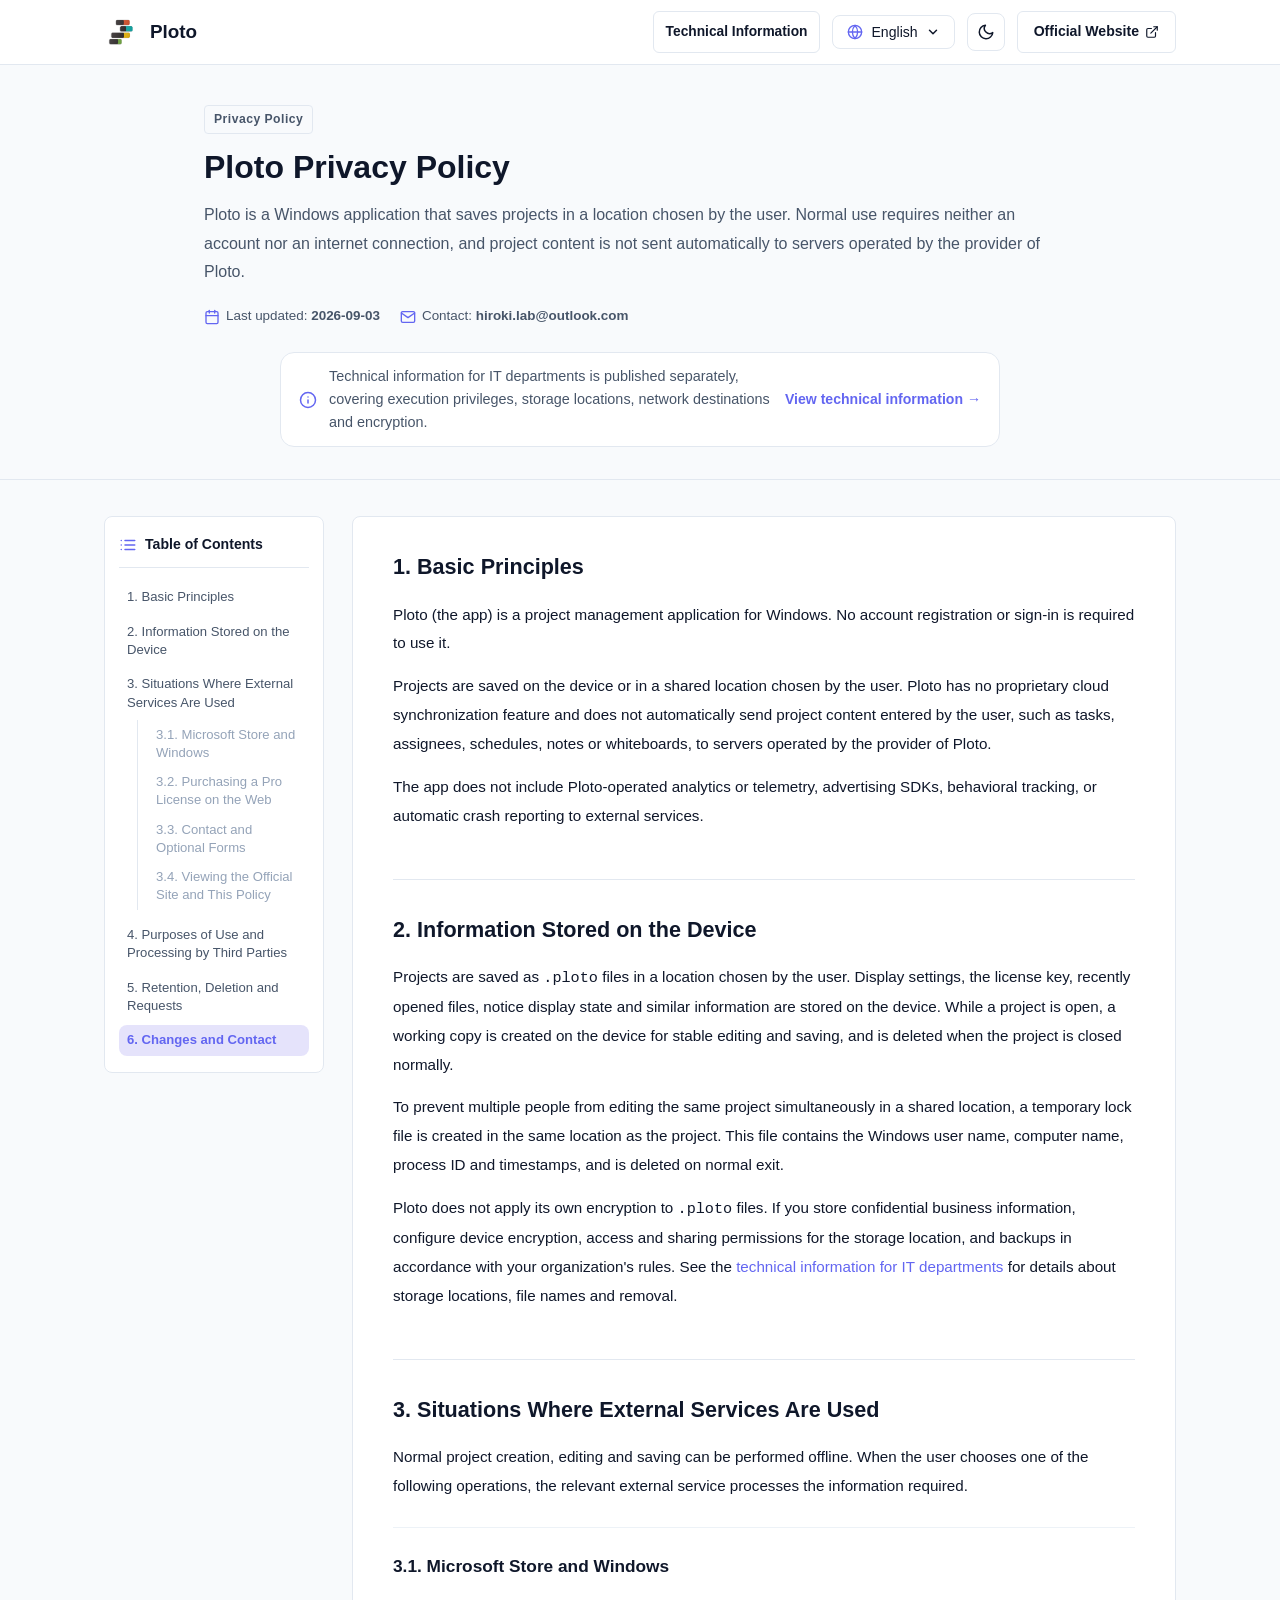
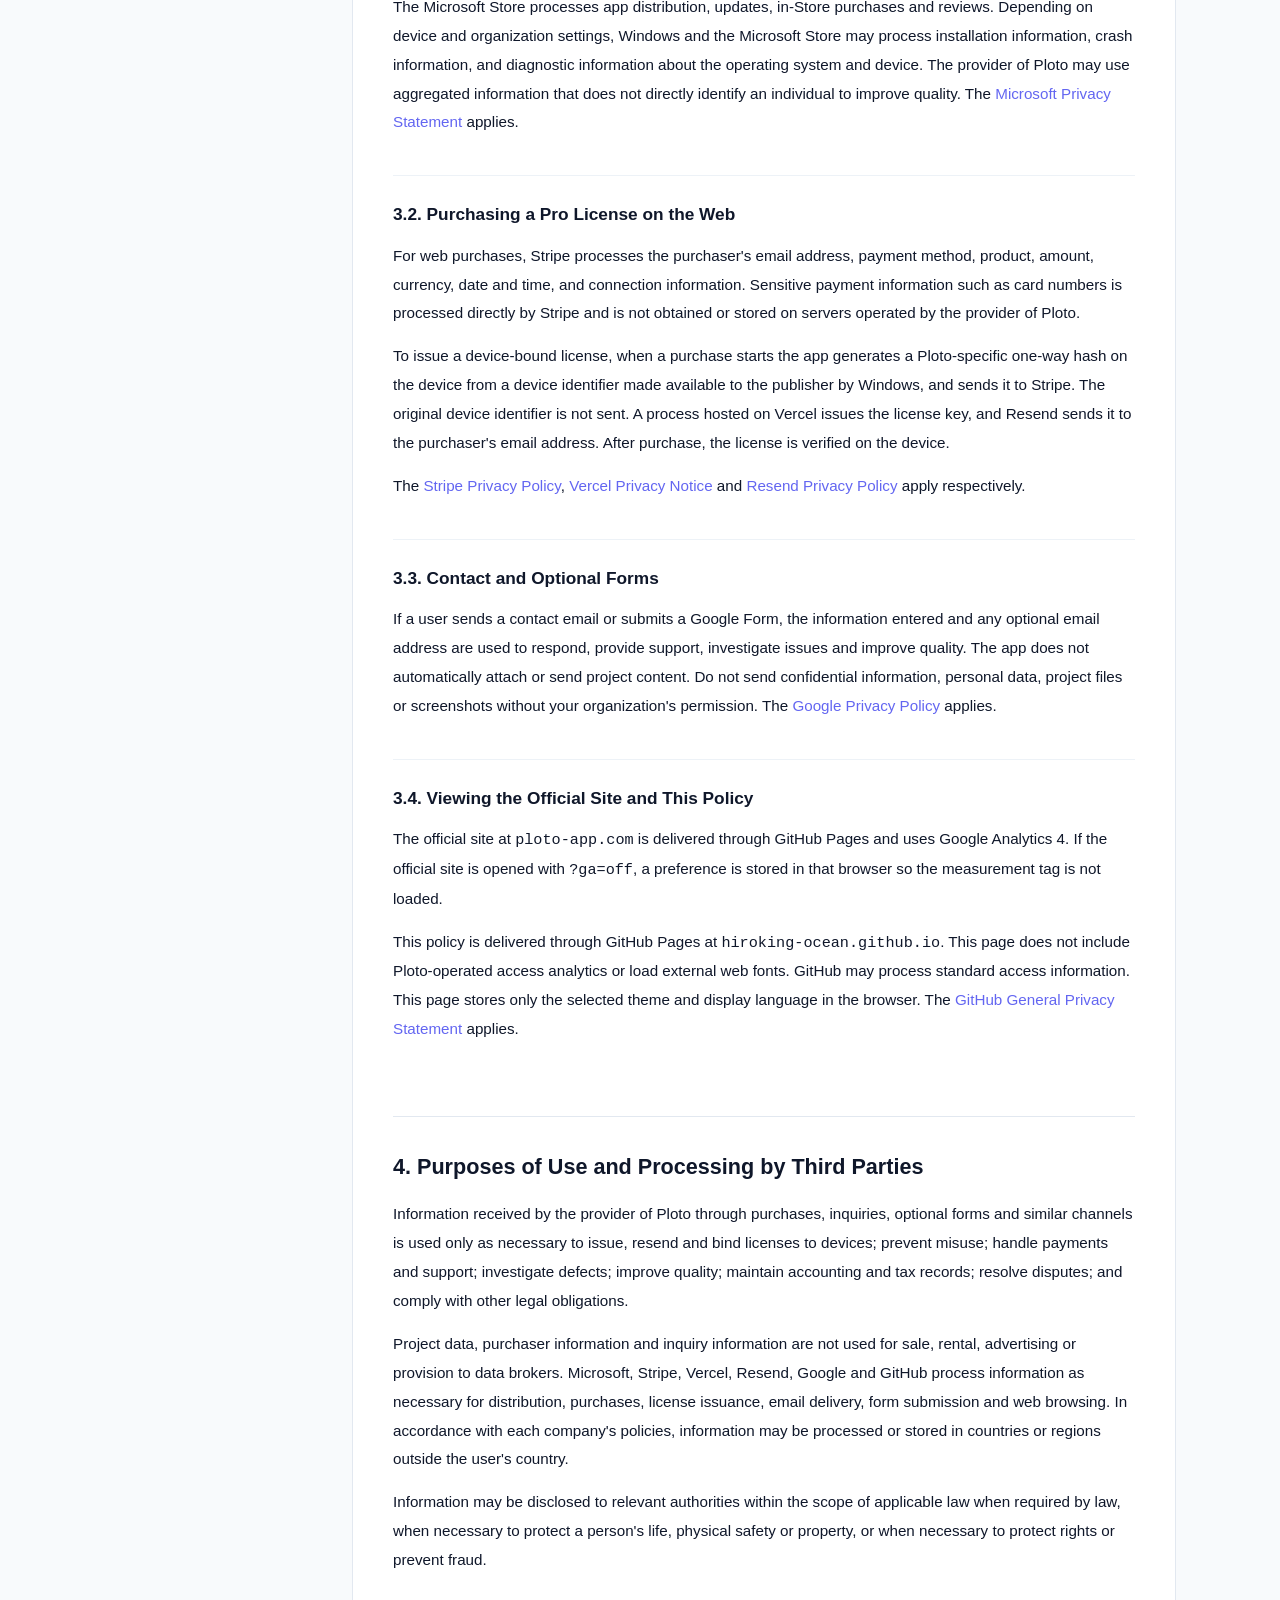
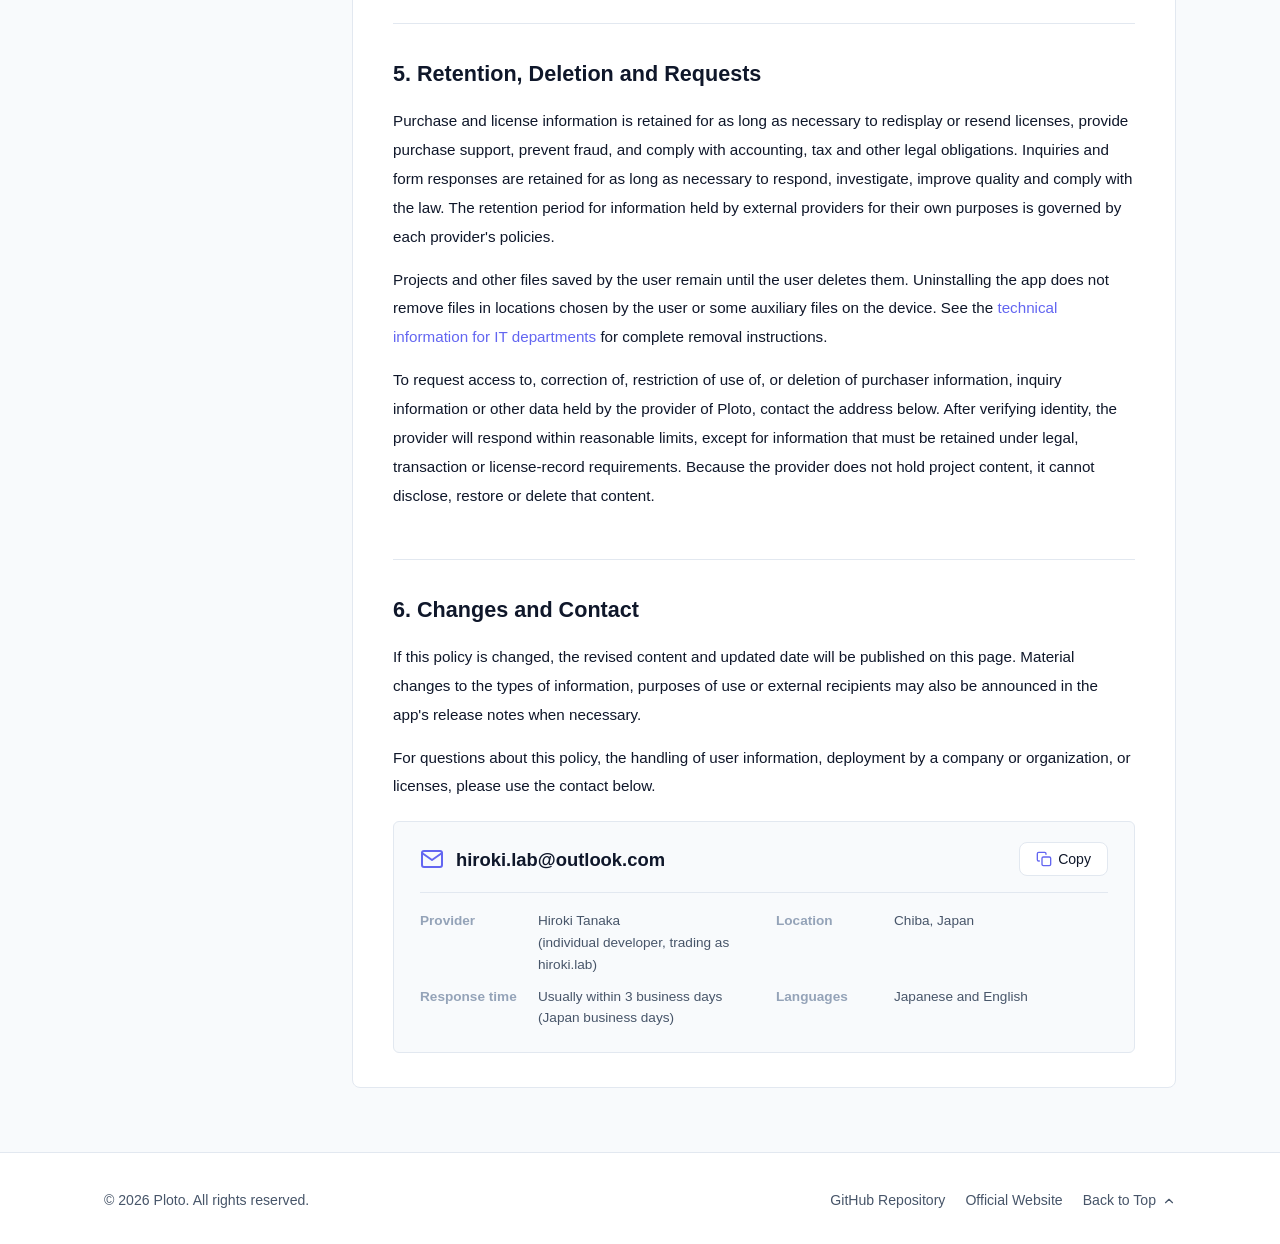
<file: en/index.html>
<!DOCTYPE html>
<html lang="en" data-theme="light">
<head>
  <meta charset="UTF-8" />
  <meta name="viewport" content="width=device-width, initial-scale=1.0" />
  <title>Privacy Policy - Ploto</title>
  <meta name="description" content="Ploto Privacy Policy. Explains where projects are stored, the use of external services, and how information is handled during purchases and inquiries." />
  <link rel="canonical" href="https://hiroking-ocean.github.io/ploto-privacy/en/" />
  <link rel="alternate" hreflang="ja" href="https://hiroking-ocean.github.io/ploto-privacy/" />
  <link rel="alternate" hreflang="en" href="https://hiroking-ocean.github.io/ploto-privacy/en/" />
  <link rel="alternate" hreflang="de" href="https://hiroking-ocean.github.io/ploto-privacy/de/" />
  <link rel="alternate" hreflang="fr" href="https://hiroking-ocean.github.io/ploto-privacy/fr/" />
  <link rel="alternate" hreflang="es" href="https://hiroking-ocean.github.io/ploto-privacy/es/" />
  <link rel="alternate" hreflang="ko" href="https://hiroking-ocean.github.io/ploto-privacy/ko/" />
  <link rel="alternate" hreflang="pt-br" href="https://hiroking-ocean.github.io/ploto-privacy/pt-br/" />
  <link rel="alternate" hreflang="x-default" href="https://hiroking-ocean.github.io/ploto-privacy/" />

  <!-- Open Graph / Social Meta -->
  <meta property="og:type" content="website" />
  <meta property="og:url" content="https://hiroking-ocean.github.io/ploto-privacy/en/" />
  <meta property="og:title" content="Privacy Policy - Ploto" />
  <meta property="og:description" content="Ploto Privacy Policy. Explains where projects are stored, the use of external services, and how information is handled during purchases and inquiries." />
  <meta property="og:locale" content="en_US" />
  <meta property="og:site_name" content="Ploto" />
  <meta property="og:image" content="https://hiroking-ocean.github.io/ploto-privacy/assets/app-icon.svg" />
  <meta name="twitter:card" content="summary" />
  <meta name="twitter:title" content="Privacy Policy - Ploto" />
  <meta name="twitter:description" content="Ploto Privacy Policy. Explains where projects are stored, the use of external services, and how information is handled during purchases and inquiries." />

  <!-- Favicon -->
  <link rel="icon" type="image/svg+xml" href="../assets/app-icon.svg" />

  <!-- Stylesheet -->
  <link rel="stylesheet" href="../styles.css" />

</head>
<body class="document-layout privacy-document">
  <!-- Header -->
  <header class="header">
    <div class="container header-container">
      <a href="https://hiroking-ocean.github.io/ploto-privacy/en/" class="brand-link" aria-label="Ploto Home">
        <img src="../assets/logo.svg" alt="Ploto Logo" class="brand-logo" />
        <span class="brand-title">Ploto</span>
      </a>

      <div class="header-actions">
        <a href="./it/" class="secondary-link-btn">Technical Information</a>
        <!-- Language Selector -->
        <div class="lang-selector">
          <button class="lang-btn" id="lang-btn" aria-haspopup="true" aria-expanded="false" aria-label="Language">
            <svg class="lang-icon" viewBox="0 0 24 24" fill="none" stroke="currentColor" stroke-width="2" stroke-linecap="round" stroke-linejoin="round">
              <circle cx="12" cy="12" r="10"></circle>
              <line x1="2" y1="12" x2="22" y2="12"></line>
              <path d="M12 2a15.3 15.3 0 0 1 4 10 15.3 15.3 0 0 1-4 10 15.3 15.3 0 0 1-4-10 15.3 15.3 0 0 1 4-10z"></path>
            </svg>
            <span>English</span>
            <svg class="lang-arrow" viewBox="0 0 24 24" fill="none" stroke="currentColor" stroke-width="2.5" stroke-linecap="round" stroke-linejoin="round">
              <polyline points="6 9 12 15 18 9"></polyline>
            </svg>
          </button>
          <ul class="lang-dropdown" id="lang-dropdown">
            <li class="lang-item"><a href="../" data-lang="ja">日本語</a></li>
            <li class="lang-item active"><a href="../en/" data-lang="en">English</a></li>
            <li class="lang-item"><a href="../de/" data-lang="de">Deutsch</a></li>
            <li class="lang-item"><a href="../fr/" data-lang="fr">Français</a></li>
            <li class="lang-item"><a href="../es/" data-lang="es">Español</a></li>
            <li class="lang-item"><a href="../ko/" data-lang="ko">한국어</a></li>
            <li class="lang-item"><a href="../pt-br/" data-lang="pt-BR">Português (Brasil)</a></li>
          </ul>
        </div>

        <!-- Theme Toggle -->
        <button class="theme-btn" id="theme-toggle-btn" aria-label="Light Mode">
          <svg class="theme-icon" viewBox="0 0 24 24" fill="none" stroke="currentColor" stroke-width="2" stroke-linecap="round" stroke-linejoin="round">
            <circle cx="12" cy="12" r="5"></circle>
            <line x1="12" y1="1" x2="12" y2="3"></line>
            <line x1="12" y1="21" x2="12" y2="23"></line>
            <line x1="4.22" y1="4.22" x2="5.64" y2="5.64"></line>
            <line x1="18.36" y1="18.36" x2="19.78" y2="19.78"></line>
            <line x1="1" y1="12" x2="3" y2="12"></line>
            <line x1="21" y1="12" x2="23" y2="12"></line>
            <line x1="4.22" y1="19.78" x2="5.64" y2="18.36"></line>
            <line x1="18.36" y1="5.64" x2="19.78" y2="4.22"></line>
          </svg>
        </button>

        <!-- Product LP Link -->
        <a href="https://ploto-app.com/" class="lp-link-btn" target="_blank" rel="noopener noreferrer">
          <span>Official Website</span>
          <svg style="width:14px;height:14px;" viewBox="0 0 24 24" fill="none" stroke="currentColor" stroke-width="2" stroke-linecap="round" stroke-linejoin="round">
            <path d="M18 13v6a2 2 0 0 1-2 2H5a2 2 0 0 1-2-2V8a2 2 0 0 1 2-2h6"></path>
            <polyline points="15 3 21 3 21 9"></polyline>
            <line x1="10" y1="14" x2="21" y2="3"></line>
          </svg>
        </a>
      </div>
    </div>
  </header>

  <!-- Hero -->
  <section class="hero">
    <div class="container hero-content">
      <div class="badge">
        <svg class="badge-icon" viewBox="0 0 24 24" fill="none" stroke="currentColor" stroke-width="2" stroke-linecap="round" stroke-linejoin="round">
          <path d="M12 22s8-4 8-10V5l-8-3-8 3v7c0 6 8 10 8 10z"></path>
        </svg>
        <span>Privacy Policy</span>
      </div>
      <h1 class="hero-title">Ploto Privacy Policy</h1>
      <p class="hero-desc">Ploto is a Windows application that saves projects in a location chosen by the user. Normal use requires neither an account nor an internet connection, and project content is not sent automatically to servers operated by the provider of Ploto.</p>
      
      <div class="hero-meta">
        <div class="meta-item">
          <svg class="meta-icon" viewBox="0 0 24 24" fill="none" stroke="currentColor" stroke-width="2" stroke-linecap="round" stroke-linejoin="round">
            <rect x="3" y="4" width="18" height="18" rx="2" ry="2"></rect>
            <line x1="16" y1="2" x2="16" y2="6"></line>
            <line x1="8" y1="2" x2="8" y2="6"></line>
            <line x1="3" y1="10" x2="21" y2="10"></line>
          </svg>
          <span>Last updated: <strong>2026-09-03</strong></span>
        </div>
        <div class="meta-item">
          <svg class="meta-icon" viewBox="0 0 24 24" fill="none" stroke="currentColor" stroke-width="2" stroke-linecap="round" stroke-linejoin="round">
            <path d="M4 4h16c1.1 0 2 .9 2 2v12c0 1.1-.9 2-2 2H4c-1.1 0-2-.9-2-2V6c0-1.1.9-2 2-2z"></path>
            <polyline points="22,6 12,13 2,6"></polyline>
          </svg>
          <span>Contact: <strong>hiroki.lab@outlook.com</strong></span>
        </div>
      </div>
      <div class="hero-notice">
        <svg class="hero-notice-icon" viewBox="0 0 24 24" fill="none" stroke="currentColor" stroke-width="2" stroke-linecap="round" stroke-linejoin="round">
          <circle cx="12" cy="12" r="10"></circle>
          <line x1="12" y1="16" x2="12" y2="12"></line>
          <line x1="12" y1="8" x2="12.01" y2="8"></line>
        </svg>
        <p class="hero-notice-text">Technical information for IT departments is published separately, covering execution privileges, storage locations, network destinations and encryption.</p>
        <a href="./it/" class="hero-notice-link">View technical information</a>
      </div>
    </div>
  </section>

  <!-- Main Policy Section -->
  <main class="container policy-layout">
    <!-- Sticky Table of Contents -->
    <aside class="toc-sidebar">
      <div class="toc-header">
        <svg class="toc-header-icon" viewBox="0 0 24 24" fill="none" stroke="currentColor" stroke-width="2" stroke-linecap="round" stroke-linejoin="round">
          <line x1="8" y1="6" x2="21" y2="6"></line>
          <line x1="8" y1="12" x2="21" y2="12"></line>
          <line x1="8" y1="18" x2="21" y2="18"></line>
          <line x1="3" y1="6" x2="3.01" y2="6"></line>
          <line x1="3" y1="12" x2="3.01" y2="12"></line>
          <line x1="3" y1="18" x2="3.01" y2="18"></line>
        </svg>
        <span>Table of Contents</span>
      </div>
      <ul class="toc-list">

              <li class="toc-item"><a href="#principles">1. Basic Principles</a></li>

              <li class="toc-item"><a href="#local-data">2. Information Stored on the Device</a></li>

              <li class="toc-item"><a href="#external-services">3. Situations Where External Services Are Used</a><ul class="toc-sublist"><li><a href="#microsoft">3.1. Microsoft Store and Windows</a></li><li><a href="#purchase">3.2. Purchasing a Pro License on the Web</a></li><li><a href="#feedback">3.3. Contact and Optional Forms</a></li><li><a href="#websites">3.4. Viewing the Official Site and This Policy</a></li></ul></li>

              <li class="toc-item"><a href="#use-and-sharing">4. Purposes of Use and Processing by Third Parties</a></li>

              <li class="toc-item"><a href="#retention">5. Retention, Deletion and Requests</a></li>

              <li class="toc-item"><a href="#changes">6. Changes and Contact</a></li>
      </ul>
    </aside>

    <!-- Content Articles -->
    <div class="policy-content">

        <article class="section-card" id="principles">
          <h2 class="section-title">1. Basic Principles</h2>
          <div class="section-body">
                      <p>Ploto (the app) is a project management application for Windows. No account registration or sign-in is required to use it.</p>
          <p>Projects are saved on the device or in a shared location chosen by the user. Ploto has no proprietary cloud synchronization feature and does not automatically send project content entered by the user, such as tasks, assignees, schedules, notes or whiteboards, to servers operated by the provider of Ploto.</p>
          <p>The app does not include Ploto-operated analytics or telemetry, advertising SDKs, behavioral tracking, or automatic crash reporting to external services.</p>
            
            
          </div>
        </article>

        <article class="section-card" id="local-data">
          <h2 class="section-title">2. Information Stored on the Device</h2>
          <div class="section-body">
                      <p>Projects are saved as <code>.ploto</code> files in a location chosen by the user. Display settings, the license key, recently opened files, notice display state and similar information are stored on the device. While a project is open, a working copy is created on the device for stable editing and saving, and is deleted when the project is closed normally.</p>
          <p>To prevent multiple people from editing the same project simultaneously in a shared location, a temporary lock file is created in the same location as the project. This file contains the Windows user name, computer name, process ID and timestamps, and is deleted on normal exit.</p>
          <p>Ploto does not apply its own encryption to <code>.ploto</code> files. If you store confidential business information, configure device encryption, access and sharing permissions for the storage location, and backups in accordance with your organization's rules. See the <a href="./it/" target="_blank" rel="noopener noreferrer">technical information for IT departments</a> for details about storage locations, file names and removal.</p>
            
            
          </div>
        </article>

        <article class="section-card" id="external-services">
          <h2 class="section-title">3. Situations Where External Services Are Used</h2>
          <div class="section-body">
                      <p>Normal project creation, editing and saving can be performed offline. When the user chooses one of the following operations, the relevant external service processes the information required.</p>
            
          <div class="subsections">
            
            <div class="subsection-card" id="microsoft">
              <h3 class="subsection-title">3.1. Microsoft Store and Windows</h3>
                            <p>The Microsoft Store processes app distribution, updates, in-Store purchases and reviews. Depending on device and organization settings, Windows and the Microsoft Store may process installation information, crash information, and diagnostic information about the operating system and device. The provider of Ploto may use aggregated information that does not directly identify an individual to improve quality. The <a href="https://www.microsoft.com/en-us/privacy/privacystatement" target="_blank" rel="noopener noreferrer">Microsoft Privacy Statement</a> applies.</p>
            </div>

            <div class="subsection-card" id="purchase">
              <h3 class="subsection-title">3.2. Purchasing a Pro License on the Web</h3>
                            <p>For web purchases, Stripe processes the purchaser's email address, payment method, product, amount, currency, date and time, and connection information. Sensitive payment information such as card numbers is processed directly by Stripe and is not obtained or stored on servers operated by the provider of Ploto.</p>
              <p>To issue a device-bound license, when a purchase starts the app generates a Ploto-specific one-way hash on the device from a device identifier made available to the publisher by Windows, and sends it to Stripe. The original device identifier is not sent. A process hosted on Vercel issues the license key, and Resend sends it to the purchaser's email address. After purchase, the license is verified on the device.</p>
              <p>The <a href="https://stripe.com/privacy" target="_blank" rel="noopener noreferrer">Stripe Privacy Policy</a>, <a href="https://vercel.com/legal/privacy-notice" target="_blank" rel="noopener noreferrer">Vercel Privacy Notice</a> and <a href="https://resend.com/legal/privacy-policy" target="_blank" rel="noopener noreferrer">Resend Privacy Policy</a> apply respectively.</p>
            </div>

            <div class="subsection-card" id="feedback">
              <h3 class="subsection-title">3.3. Contact and Optional Forms</h3>
                            <p>If a user sends a contact email or submits a Google Form, the information entered and any optional email address are used to respond, provide support, investigate issues and improve quality. The app does not automatically attach or send project content. Do not send confidential information, personal data, project files or screenshots without your organization's permission. The <a href="https://policies.google.com/privacy?hl=en" target="_blank" rel="noopener noreferrer">Google Privacy Policy</a> applies.</p>
            </div>

            <div class="subsection-card" id="websites">
              <h3 class="subsection-title">3.4. Viewing the Official Site and This Policy</h3>
                            <p>The official site at <code>ploto-app.com</code> is delivered through GitHub Pages and uses Google Analytics 4. If the official site is opened with <code>?ga=off</code>, a preference is stored in that browser so the measurement tag is not loaded.</p>
              <p>This policy is delivered through GitHub Pages at <code>hiroking-ocean.github.io</code>. This page does not include Ploto-operated access analytics or load external web fonts. GitHub may process standard access information. This page stores only the selected theme and display language in the browser. The <a href="https://docs.github.com/en/site-policy/privacy-policies/github-general-privacy-statement" target="_blank" rel="noopener noreferrer">GitHub General Privacy Statement</a> applies.</p>
            </div>
          </div>
            
          </div>
        </article>

        <article class="section-card" id="use-and-sharing">
          <h2 class="section-title">4. Purposes of Use and Processing by Third Parties</h2>
          <div class="section-body">
                      <p>Information received by the provider of Ploto through purchases, inquiries, optional forms and similar channels is used only as necessary to issue, resend and bind licenses to devices; prevent misuse; handle payments and support; investigate defects; improve quality; maintain accounting and tax records; resolve disputes; and comply with other legal obligations.</p>
          <p>Project data, purchaser information and inquiry information are not used for sale, rental, advertising or provision to data brokers. Microsoft, Stripe, Vercel, Resend, Google and GitHub process information as necessary for distribution, purchases, license issuance, email delivery, form submission and web browsing. In accordance with each company's policies, information may be processed or stored in countries or regions outside the user's country.</p>
          <p>Information may be disclosed to relevant authorities within the scope of applicable law when required by law, when necessary to protect a person's life, physical safety or property, or when necessary to protect rights or prevent fraud.</p>
            
            
          </div>
        </article>

        <article class="section-card" id="retention">
          <h2 class="section-title">5. Retention, Deletion and Requests</h2>
          <div class="section-body">
                      <p>Purchase and license information is retained for as long as necessary to redisplay or resend licenses, provide purchase support, prevent fraud, and comply with accounting, tax and other legal obligations. Inquiries and form responses are retained for as long as necessary to respond, investigate, improve quality and comply with the law. The retention period for information held by external providers for their own purposes is governed by each provider's policies.</p>
          <p>Projects and other files saved by the user remain until the user deletes them. Uninstalling the app does not remove files in locations chosen by the user or some auxiliary files on the device. See the <a href="./it/#removal" target="_blank" rel="noopener noreferrer">technical information for IT departments</a> for complete removal instructions.</p>
          <p>To request access to, correction of, restriction of use of, or deletion of purchaser information, inquiry information or other data held by the provider of Ploto, contact the address below. After verifying identity, the provider will respond within reasonable limits, except for information that must be retained under legal, transaction or license-record requirements. Because the provider does not hold project content, it cannot disclose, restore or delete that content.</p>
            
            
          </div>
        </article>

        <article class="section-card" id="changes">
          <h2 class="section-title">6. Changes and Contact</h2>
          <div class="section-body">
                      <p>If this policy is changed, the revised content and updated date will be published on this page. Material changes to the types of information, purposes of use or external recipients may also be announced in the app's release notes when necessary.</p>
          <p>For questions about this policy, the handling of user information, deployment by a company or organization, or licenses, please use the contact below.</p>
            
            
          <div class="contact-box">
            <div class="contact-email-wrap">
              <svg class="contact-icon" viewBox="0 0 24 24" fill="none" stroke="currentColor" stroke-width="2" stroke-linecap="round" stroke-linejoin="round">
                <path d="M4 4h16c1.1 0 2 .9 2 2v12c0 1.1-.9 2-2 2H4c-1.1 0-2-.9-2-2V6c0-1.1.9-2 2-2z"></path>
                <polyline points="22,6 12,13 2,6"></polyline>
              </svg>
              <span class="contact-email">hiroki.lab@outlook.com</span>
            </div>
            <button class="copy-btn" id="copy-email-btn" data-copy="hiroki.lab@outlook.com" data-copied-label="Copied!">
              <svg class="contact-icon" style="width:16px;height:16px;" viewBox="0 0 24 24" fill="none" stroke="currentColor" stroke-width="2" stroke-linecap="round" stroke-linejoin="round">
                <rect x="9" y="9" width="13" height="13" rx="2" ry="2"></rect>
                <path d="M5 15H4a2 2 0 0 1-2-2V4a2 2 0 0 1 2-2h9a2 2 0 0 1 2 2v1"></path>
              </svg>
              <span>Copy</span>
            </button>
            <dl class="contact-meta">
              <div class="contact-meta-row">
                <dt>Provider</dt>
                <dd>Hiroki Tanaka<span class="contact-meta-note">(individual developer, trading as hiroki.lab)</span></dd>
              </div>

              <div class="contact-meta-row">
                <dt>Location</dt>
                <dd>Chiba, Japan</dd>
              </div>

              <div class="contact-meta-row">
                <dt>Response time</dt>
                <dd>Usually within 3 business days<span class="contact-meta-note">(Japan business days)</span></dd>
              </div>

              <div class="contact-meta-row">
                <dt>Languages</dt>
                <dd>Japanese and English</dd>
              </div>
            </dl>
          </div>
          </div>
        </article>
    </div>
  </main>

  <!-- Footer -->
  <footer class="footer">
    <div class="container footer-container">
      <div>© 2026 Ploto. All rights reserved.</div>
      <div class="footer-links">
        <a href="https://github.com/hiroking-ocean/ploto-privacy" class="footer-link" target="_blank" rel="noopener noreferrer">GitHub Repository</a>
        <a href="https://ploto-app.com/" class="footer-link" target="_blank" rel="noopener noreferrer">Official Website</a>
        <a href="#top" class="back-to-top-btn" id="back-to-top-btn">
          <span>Back to Top</span>
          <svg style="width:14px;height:14px;" viewBox="0 0 24 24" fill="none" stroke="currentColor" stroke-width="2" stroke-linecap="round" stroke-linejoin="round">
            <polyline points="18 15 12 9 6 15"></polyline>
          </svg>
        </a>
      </div>
    </div>
  </footer>

  <!-- Script -->
  <script src="../app.js"></script>
</body>
</html>
</file>
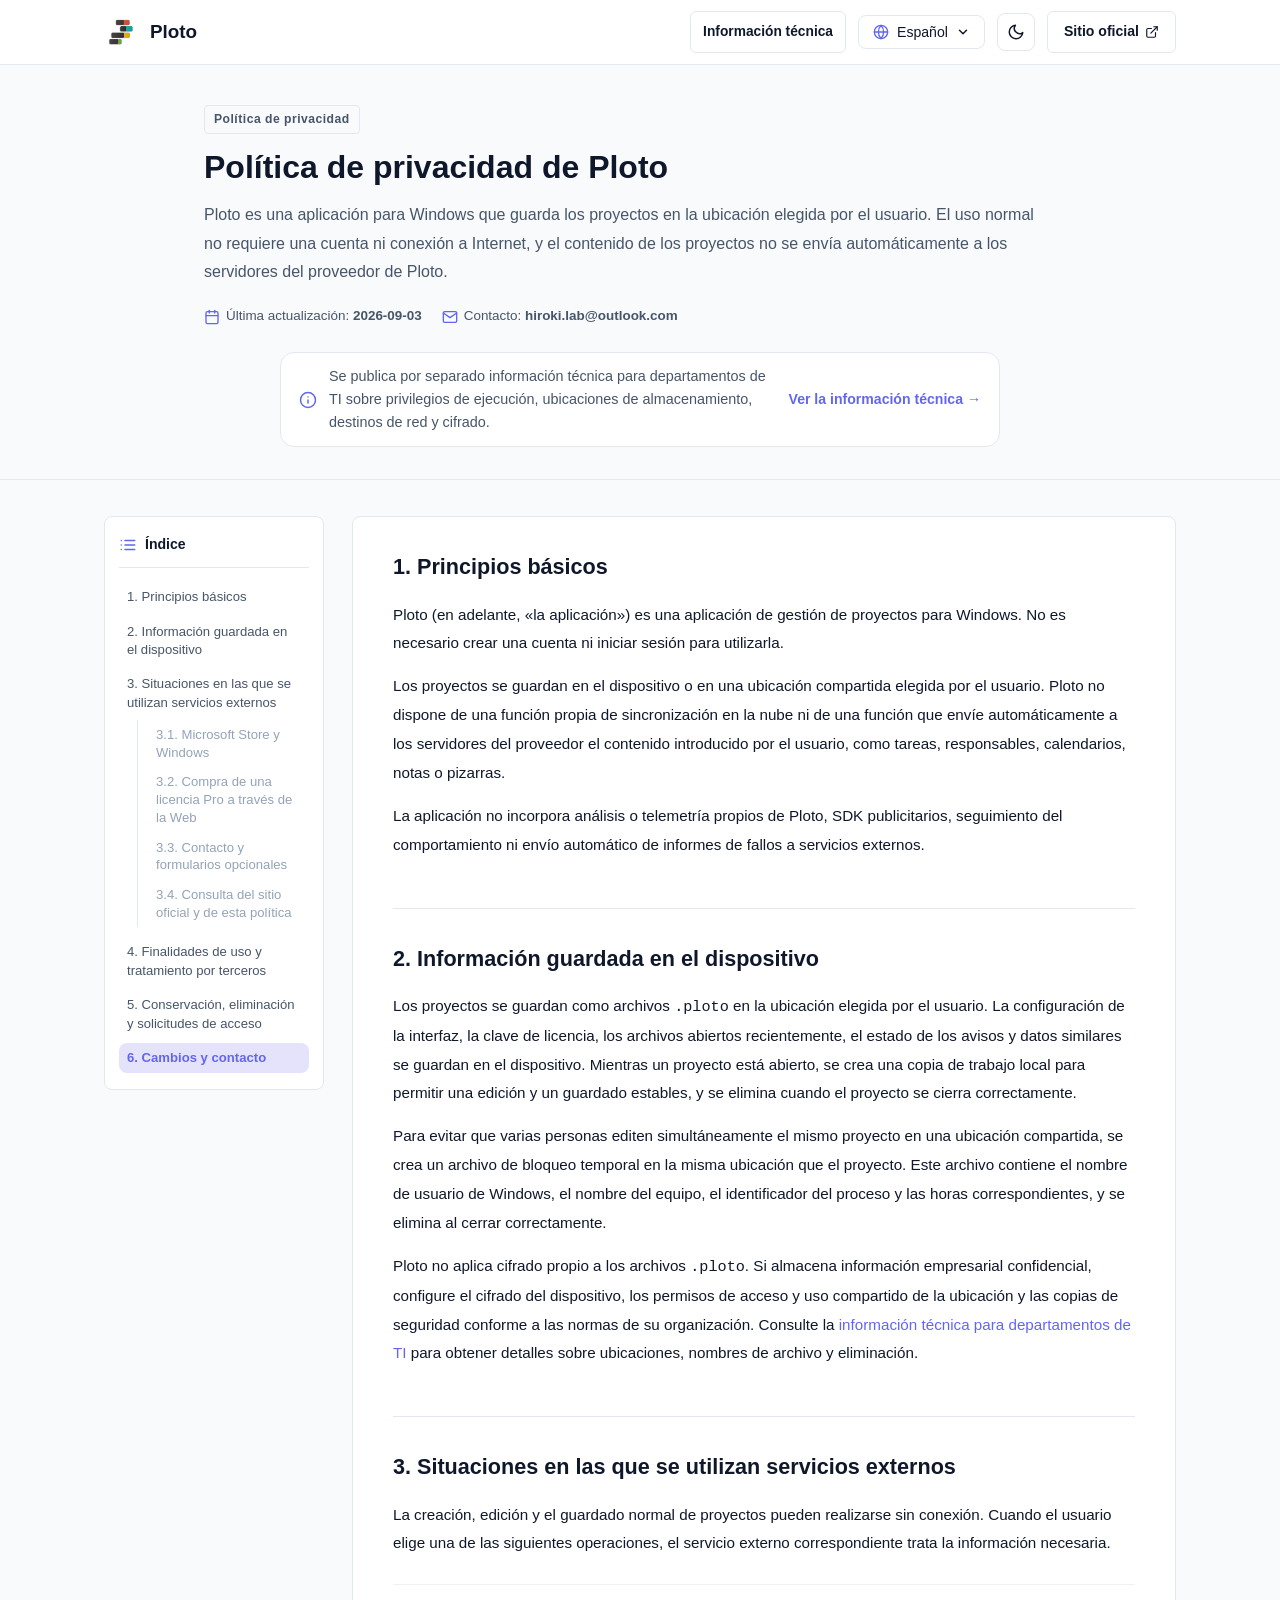
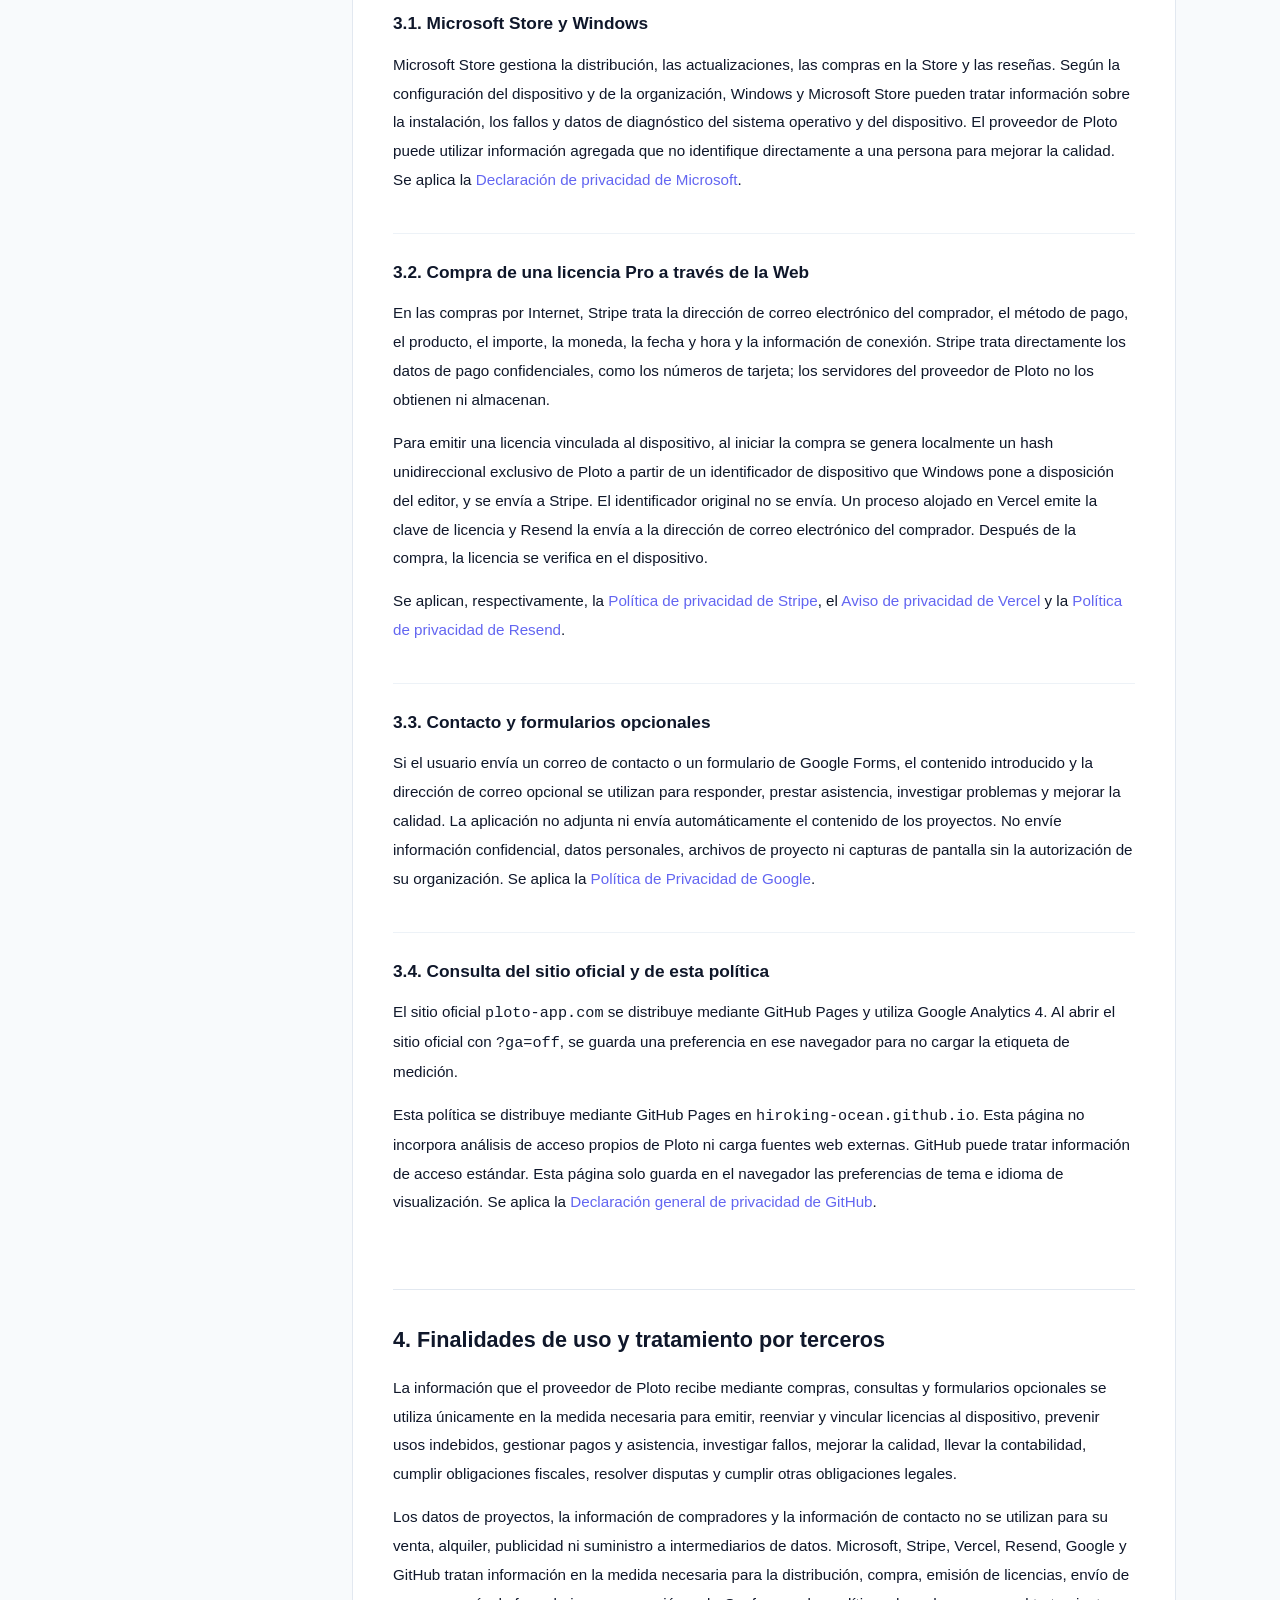
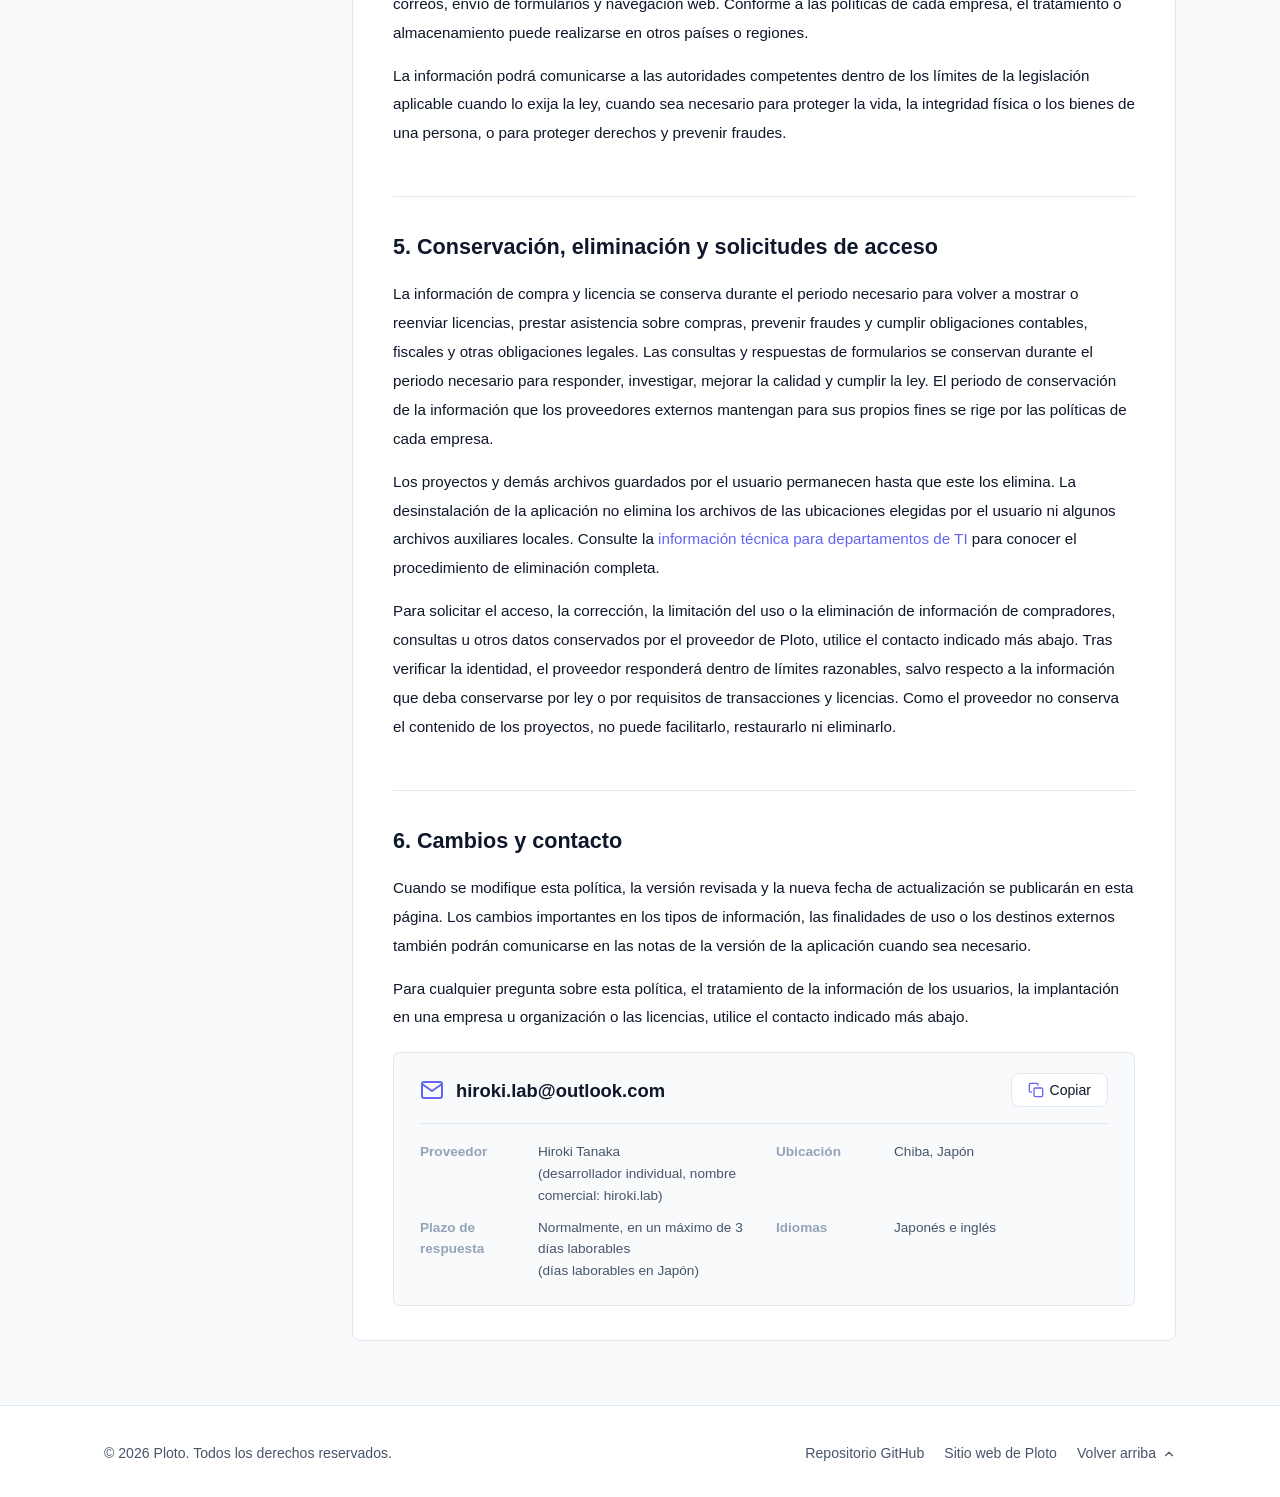
<file: es/index.html>
<!DOCTYPE html>
<html lang="es" data-theme="light">
<head>
  <meta charset="UTF-8" />
  <meta name="viewport" content="width=device-width, initial-scale=1.0" />
  <title>Política de privacidad - Ploto</title>
  <meta name="description" content="Política de privacidad de Ploto. Explica dónde se guardan los proyectos, el uso de servicios externos y el tratamiento de la información durante las compras y consultas." />
  <link rel="canonical" href="https://hiroking-ocean.github.io/ploto-privacy/es/" />
  <link rel="alternate" hreflang="ja" href="https://hiroking-ocean.github.io/ploto-privacy/" />
  <link rel="alternate" hreflang="en" href="https://hiroking-ocean.github.io/ploto-privacy/en/" />
  <link rel="alternate" hreflang="de" href="https://hiroking-ocean.github.io/ploto-privacy/de/" />
  <link rel="alternate" hreflang="fr" href="https://hiroking-ocean.github.io/ploto-privacy/fr/" />
  <link rel="alternate" hreflang="es" href="https://hiroking-ocean.github.io/ploto-privacy/es/" />
  <link rel="alternate" hreflang="ko" href="https://hiroking-ocean.github.io/ploto-privacy/ko/" />
  <link rel="alternate" hreflang="pt-br" href="https://hiroking-ocean.github.io/ploto-privacy/pt-br/" />
  <link rel="alternate" hreflang="x-default" href="https://hiroking-ocean.github.io/ploto-privacy/" />

  <!-- Open Graph / Social Meta -->
  <meta property="og:type" content="website" />
  <meta property="og:url" content="https://hiroking-ocean.github.io/ploto-privacy/es/" />
  <meta property="og:title" content="Política de privacidad - Ploto" />
  <meta property="og:description" content="Política de privacidad de Ploto. Explica dónde se guardan los proyectos, el uso de servicios externos y el tratamiento de la información durante las compras y consultas." />
  <meta property="og:locale" content="es_ES" />
  <meta property="og:site_name" content="Ploto" />
  <meta property="og:image" content="https://hiroking-ocean.github.io/ploto-privacy/assets/app-icon.svg" />
  <meta name="twitter:card" content="summary" />
  <meta name="twitter:title" content="Política de privacidad - Ploto" />
  <meta name="twitter:description" content="Política de privacidad de Ploto. Explica dónde se guardan los proyectos, el uso de servicios externos y el tratamiento de la información durante las compras y consultas." />

  <!-- Favicon -->
  <link rel="icon" type="image/svg+xml" href="../assets/app-icon.svg" />

  <!-- Stylesheet -->
  <link rel="stylesheet" href="../styles.css" />

</head>
<body class="document-layout privacy-document">
  <!-- Header -->
  <header class="header">
    <div class="container header-container">
      <a href="https://hiroking-ocean.github.io/ploto-privacy/es/" class="brand-link" aria-label="Ploto Home">
        <img src="../assets/logo.svg" alt="Ploto Logo" class="brand-logo" />
        <span class="brand-title">Ploto</span>
      </a>

      <div class="header-actions">
        <a href="./it/" class="secondary-link-btn">Información técnica</a>
        <!-- Language Selector -->
        <div class="lang-selector">
          <button class="lang-btn" id="lang-btn" aria-haspopup="true" aria-expanded="false" aria-label="Idioma">
            <svg class="lang-icon" viewBox="0 0 24 24" fill="none" stroke="currentColor" stroke-width="2" stroke-linecap="round" stroke-linejoin="round">
              <circle cx="12" cy="12" r="10"></circle>
              <line x1="2" y1="12" x2="22" y2="12"></line>
              <path d="M12 2a15.3 15.3 0 0 1 4 10 15.3 15.3 0 0 1-4 10 15.3 15.3 0 0 1-4-10 15.3 15.3 0 0 1 4-10z"></path>
            </svg>
            <span>Español</span>
            <svg class="lang-arrow" viewBox="0 0 24 24" fill="none" stroke="currentColor" stroke-width="2.5" stroke-linecap="round" stroke-linejoin="round">
              <polyline points="6 9 12 15 18 9"></polyline>
            </svg>
          </button>
          <ul class="lang-dropdown" id="lang-dropdown">
            <li class="lang-item"><a href="../" data-lang="ja">日本語</a></li>
            <li class="lang-item"><a href="../en/" data-lang="en">English</a></li>
            <li class="lang-item"><a href="../de/" data-lang="de">Deutsch</a></li>
            <li class="lang-item"><a href="../fr/" data-lang="fr">Français</a></li>
            <li class="lang-item active"><a href="../es/" data-lang="es">Español</a></li>
            <li class="lang-item"><a href="../ko/" data-lang="ko">한국어</a></li>
            <li class="lang-item"><a href="../pt-br/" data-lang="pt-BR">Português (Brasil)</a></li>
          </ul>
        </div>

        <!-- Theme Toggle -->
        <button class="theme-btn" id="theme-toggle-btn" aria-label="Modo claro">
          <svg class="theme-icon" viewBox="0 0 24 24" fill="none" stroke="currentColor" stroke-width="2" stroke-linecap="round" stroke-linejoin="round">
            <circle cx="12" cy="12" r="5"></circle>
            <line x1="12" y1="1" x2="12" y2="3"></line>
            <line x1="12" y1="21" x2="12" y2="23"></line>
            <line x1="4.22" y1="4.22" x2="5.64" y2="5.64"></line>
            <line x1="18.36" y1="18.36" x2="19.78" y2="19.78"></line>
            <line x1="1" y1="12" x2="3" y2="12"></line>
            <line x1="21" y1="12" x2="23" y2="12"></line>
            <line x1="4.22" y1="19.78" x2="5.64" y2="18.36"></line>
            <line x1="18.36" y1="5.64" x2="19.78" y2="4.22"></line>
          </svg>
        </button>

        <!-- Product LP Link -->
        <a href="https://ploto-app.com/" class="lp-link-btn" target="_blank" rel="noopener noreferrer">
          <span>Sitio oficial</span>
          <svg style="width:14px;height:14px;" viewBox="0 0 24 24" fill="none" stroke="currentColor" stroke-width="2" stroke-linecap="round" stroke-linejoin="round">
            <path d="M18 13v6a2 2 0 0 1-2 2H5a2 2 0 0 1-2-2V8a2 2 0 0 1 2-2h6"></path>
            <polyline points="15 3 21 3 21 9"></polyline>
            <line x1="10" y1="14" x2="21" y2="3"></line>
          </svg>
        </a>
      </div>
    </div>
  </header>

  <!-- Hero -->
  <section class="hero">
    <div class="container hero-content">
      <div class="badge">
        <svg class="badge-icon" viewBox="0 0 24 24" fill="none" stroke="currentColor" stroke-width="2" stroke-linecap="round" stroke-linejoin="round">
          <path d="M12 22s8-4 8-10V5l-8-3-8 3v7c0 6 8 10 8 10z"></path>
        </svg>
        <span>Política de privacidad</span>
      </div>
      <h1 class="hero-title">Política de privacidad de Ploto</h1>
      <p class="hero-desc">Ploto es una aplicación para Windows que guarda los proyectos en la ubicación elegida por el usuario. El uso normal no requiere una cuenta ni conexión a Internet, y el contenido de los proyectos no se envía automáticamente a los servidores del proveedor de Ploto.</p>
      
      <div class="hero-meta">
        <div class="meta-item">
          <svg class="meta-icon" viewBox="0 0 24 24" fill="none" stroke="currentColor" stroke-width="2" stroke-linecap="round" stroke-linejoin="round">
            <rect x="3" y="4" width="18" height="18" rx="2" ry="2"></rect>
            <line x1="16" y1="2" x2="16" y2="6"></line>
            <line x1="8" y1="2" x2="8" y2="6"></line>
            <line x1="3" y1="10" x2="21" y2="10"></line>
          </svg>
          <span>Última actualización: <strong>2026-09-03</strong></span>
        </div>
        <div class="meta-item">
          <svg class="meta-icon" viewBox="0 0 24 24" fill="none" stroke="currentColor" stroke-width="2" stroke-linecap="round" stroke-linejoin="round">
            <path d="M4 4h16c1.1 0 2 .9 2 2v12c0 1.1-.9 2-2 2H4c-1.1 0-2-.9-2-2V6c0-1.1.9-2 2-2z"></path>
            <polyline points="22,6 12,13 2,6"></polyline>
          </svg>
          <span>Contacto: <strong>hiroki.lab@outlook.com</strong></span>
        </div>
      </div>
      <div class="hero-notice">
        <svg class="hero-notice-icon" viewBox="0 0 24 24" fill="none" stroke="currentColor" stroke-width="2" stroke-linecap="round" stroke-linejoin="round">
          <circle cx="12" cy="12" r="10"></circle>
          <line x1="12" y1="16" x2="12" y2="12"></line>
          <line x1="12" y1="8" x2="12.01" y2="8"></line>
        </svg>
        <p class="hero-notice-text">Se publica por separado información técnica para departamentos de TI sobre privilegios de ejecución, ubicaciones de almacenamiento, destinos de red y cifrado.</p>
        <a href="./it/" class="hero-notice-link">Ver la información técnica</a>
      </div>
    </div>
  </section>

  <!-- Main Policy Section -->
  <main class="container policy-layout">
    <!-- Sticky Table of Contents -->
    <aside class="toc-sidebar">
      <div class="toc-header">
        <svg class="toc-header-icon" viewBox="0 0 24 24" fill="none" stroke="currentColor" stroke-width="2" stroke-linecap="round" stroke-linejoin="round">
          <line x1="8" y1="6" x2="21" y2="6"></line>
          <line x1="8" y1="12" x2="21" y2="12"></line>
          <line x1="8" y1="18" x2="21" y2="18"></line>
          <line x1="3" y1="6" x2="3.01" y2="6"></line>
          <line x1="3" y1="12" x2="3.01" y2="12"></line>
          <line x1="3" y1="18" x2="3.01" y2="18"></line>
        </svg>
        <span>Índice</span>
      </div>
      <ul class="toc-list">

              <li class="toc-item"><a href="#principles">1. Principios básicos</a></li>

              <li class="toc-item"><a href="#local-data">2. Información guardada en el dispositivo</a></li>

              <li class="toc-item"><a href="#external-services">3. Situaciones en las que se utilizan servicios externos</a><ul class="toc-sublist"><li><a href="#microsoft">3.1. Microsoft Store y Windows</a></li><li><a href="#purchase">3.2. Compra de una licencia Pro a través de la Web</a></li><li><a href="#feedback">3.3. Contacto y formularios opcionales</a></li><li><a href="#websites">3.4. Consulta del sitio oficial y de esta política</a></li></ul></li>

              <li class="toc-item"><a href="#use-and-sharing">4. Finalidades de uso y tratamiento por terceros</a></li>

              <li class="toc-item"><a href="#retention">5. Conservación, eliminación y solicitudes de acceso</a></li>

              <li class="toc-item"><a href="#changes">6. Cambios y contacto</a></li>
      </ul>
    </aside>

    <!-- Content Articles -->
    <div class="policy-content">

        <article class="section-card" id="principles">
          <h2 class="section-title">1. Principios básicos</h2>
          <div class="section-body">
                      <p>Ploto (en adelante, «la aplicación») es una aplicación de gestión de proyectos para Windows. No es necesario crear una cuenta ni iniciar sesión para utilizarla.</p>
          <p>Los proyectos se guardan en el dispositivo o en una ubicación compartida elegida por el usuario. Ploto no dispone de una función propia de sincronización en la nube ni de una función que envíe automáticamente a los servidores del proveedor el contenido introducido por el usuario, como tareas, responsables, calendarios, notas o pizarras.</p>
          <p>La aplicación no incorpora análisis o telemetría propios de Ploto, SDK publicitarios, seguimiento del comportamiento ni envío automático de informes de fallos a servicios externos.</p>
            
            
          </div>
        </article>

        <article class="section-card" id="local-data">
          <h2 class="section-title">2. Información guardada en el dispositivo</h2>
          <div class="section-body">
                      <p>Los proyectos se guardan como archivos <code>.ploto</code> en la ubicación elegida por el usuario. La configuración de la interfaz, la clave de licencia, los archivos abiertos recientemente, el estado de los avisos y datos similares se guardan en el dispositivo. Mientras un proyecto está abierto, se crea una copia de trabajo local para permitir una edición y un guardado estables, y se elimina cuando el proyecto se cierra correctamente.</p>
          <p>Para evitar que varias personas editen simultáneamente el mismo proyecto en una ubicación compartida, se crea un archivo de bloqueo temporal en la misma ubicación que el proyecto. Este archivo contiene el nombre de usuario de Windows, el nombre del equipo, el identificador del proceso y las horas correspondientes, y se elimina al cerrar correctamente.</p>
          <p>Ploto no aplica cifrado propio a los archivos <code>.ploto</code>. Si almacena información empresarial confidencial, configure el cifrado del dispositivo, los permisos de acceso y uso compartido de la ubicación y las copias de seguridad conforme a las normas de su organización. Consulte la <a href="./it/" target="_blank" rel="noopener noreferrer">información técnica para departamentos de TI</a> para obtener detalles sobre ubicaciones, nombres de archivo y eliminación.</p>
            
            
          </div>
        </article>

        <article class="section-card" id="external-services">
          <h2 class="section-title">3. Situaciones en las que se utilizan servicios externos</h2>
          <div class="section-body">
                      <p>La creación, edición y el guardado normal de proyectos pueden realizarse sin conexión. Cuando el usuario elige una de las siguientes operaciones, el servicio externo correspondiente trata la información necesaria.</p>
            
          <div class="subsections">
            
            <div class="subsection-card" id="microsoft">
              <h3 class="subsection-title">3.1. Microsoft Store y Windows</h3>
                            <p>Microsoft Store gestiona la distribución, las actualizaciones, las compras en la Store y las reseñas. Según la configuración del dispositivo y de la organización, Windows y Microsoft Store pueden tratar información sobre la instalación, los fallos y datos de diagnóstico del sistema operativo y del dispositivo. El proveedor de Ploto puede utilizar información agregada que no identifique directamente a una persona para mejorar la calidad. Se aplica la <a href="https://www.microsoft.com/es-es/privacy/privacystatement" target="_blank" rel="noopener noreferrer">Declaración de privacidad de Microsoft</a>.</p>
            </div>

            <div class="subsection-card" id="purchase">
              <h3 class="subsection-title">3.2. Compra de una licencia Pro a través de la Web</h3>
                            <p>En las compras por Internet, Stripe trata la dirección de correo electrónico del comprador, el método de pago, el producto, el importe, la moneda, la fecha y hora y la información de conexión. Stripe trata directamente los datos de pago confidenciales, como los números de tarjeta; los servidores del proveedor de Ploto no los obtienen ni almacenan.</p>
              <p>Para emitir una licencia vinculada al dispositivo, al iniciar la compra se genera localmente un hash unidireccional exclusivo de Ploto a partir de un identificador de dispositivo que Windows pone a disposición del editor, y se envía a Stripe. El identificador original no se envía. Un proceso alojado en Vercel emite la clave de licencia y Resend la envía a la dirección de correo electrónico del comprador. Después de la compra, la licencia se verifica en el dispositivo.</p>
              <p>Se aplican, respectivamente, la <a href="https://stripe.com/privacy" target="_blank" rel="noopener noreferrer">Política de privacidad de Stripe</a>, el <a href="https://vercel.com/legal/privacy-notice" target="_blank" rel="noopener noreferrer">Aviso de privacidad de Vercel</a> y la <a href="https://resend.com/legal/privacy-policy" target="_blank" rel="noopener noreferrer">Política de privacidad de Resend</a>.</p>
            </div>

            <div class="subsection-card" id="feedback">
              <h3 class="subsection-title">3.3. Contacto y formularios opcionales</h3>
                            <p>Si el usuario envía un correo de contacto o un formulario de Google Forms, el contenido introducido y la dirección de correo opcional se utilizan para responder, prestar asistencia, investigar problemas y mejorar la calidad. La aplicación no adjunta ni envía automáticamente el contenido de los proyectos. No envíe información confidencial, datos personales, archivos de proyecto ni capturas de pantalla sin la autorización de su organización. Se aplica la <a href="https://policies.google.com/privacy?hl=es" target="_blank" rel="noopener noreferrer">Política de Privacidad de Google</a>.</p>
            </div>

            <div class="subsection-card" id="websites">
              <h3 class="subsection-title">3.4. Consulta del sitio oficial y de esta política</h3>
                            <p>El sitio oficial <code>ploto-app.com</code> se distribuye mediante GitHub Pages y utiliza Google Analytics 4. Al abrir el sitio oficial con <code>?ga=off</code>, se guarda una preferencia en ese navegador para no cargar la etiqueta de medición.</p>
              <p>Esta política se distribuye mediante GitHub Pages en <code>hiroking-ocean.github.io</code>. Esta página no incorpora análisis de acceso propios de Ploto ni carga fuentes web externas. GitHub puede tratar información de acceso estándar. Esta página solo guarda en el navegador las preferencias de tema e idioma de visualización. Se aplica la <a href="https://docs.github.com/en/site-policy/privacy-policies/github-general-privacy-statement" target="_blank" rel="noopener noreferrer">Declaración general de privacidad de GitHub</a>.</p>
            </div>
          </div>
            
          </div>
        </article>

        <article class="section-card" id="use-and-sharing">
          <h2 class="section-title">4. Finalidades de uso y tratamiento por terceros</h2>
          <div class="section-body">
                      <p>La información que el proveedor de Ploto recibe mediante compras, consultas y formularios opcionales se utiliza únicamente en la medida necesaria para emitir, reenviar y vincular licencias al dispositivo, prevenir usos indebidos, gestionar pagos y asistencia, investigar fallos, mejorar la calidad, llevar la contabilidad, cumplir obligaciones fiscales, resolver disputas y cumplir otras obligaciones legales.</p>
          <p>Los datos de proyectos, la información de compradores y la información de contacto no se utilizan para su venta, alquiler, publicidad ni suministro a intermediarios de datos. Microsoft, Stripe, Vercel, Resend, Google y GitHub tratan información en la medida necesaria para la distribución, compra, emisión de licencias, envío de correos, envío de formularios y navegación web. Conforme a las políticas de cada empresa, el tratamiento o almacenamiento puede realizarse en otros países o regiones.</p>
          <p>La información podrá comunicarse a las autoridades competentes dentro de los límites de la legislación aplicable cuando lo exija la ley, cuando sea necesario para proteger la vida, la integridad física o los bienes de una persona, o para proteger derechos y prevenir fraudes.</p>
            
            
          </div>
        </article>

        <article class="section-card" id="retention">
          <h2 class="section-title">5. Conservación, eliminación y solicitudes de acceso</h2>
          <div class="section-body">
                      <p>La información de compra y licencia se conserva durante el periodo necesario para volver a mostrar o reenviar licencias, prestar asistencia sobre compras, prevenir fraudes y cumplir obligaciones contables, fiscales y otras obligaciones legales. Las consultas y respuestas de formularios se conservan durante el periodo necesario para responder, investigar, mejorar la calidad y cumplir la ley. El periodo de conservación de la información que los proveedores externos mantengan para sus propios fines se rige por las políticas de cada empresa.</p>
          <p>Los proyectos y demás archivos guardados por el usuario permanecen hasta que este los elimina. La desinstalación de la aplicación no elimina los archivos de las ubicaciones elegidas por el usuario ni algunos archivos auxiliares locales. Consulte la <a href="./it/#removal" target="_blank" rel="noopener noreferrer">información técnica para departamentos de TI</a> para conocer el procedimiento de eliminación completa.</p>
          <p>Para solicitar el acceso, la corrección, la limitación del uso o la eliminación de información de compradores, consultas u otros datos conservados por el proveedor de Ploto, utilice el contacto indicado más abajo. Tras verificar la identidad, el proveedor responderá dentro de límites razonables, salvo respecto a la información que deba conservarse por ley o por requisitos de transacciones y licencias. Como el proveedor no conserva el contenido de los proyectos, no puede facilitarlo, restaurarlo ni eliminarlo.</p>
            
            
          </div>
        </article>

        <article class="section-card" id="changes">
          <h2 class="section-title">6. Cambios y contacto</h2>
          <div class="section-body">
                      <p>Cuando se modifique esta política, la versión revisada y la nueva fecha de actualización se publicarán en esta página. Los cambios importantes en los tipos de información, las finalidades de uso o los destinos externos también podrán comunicarse en las notas de la versión de la aplicación cuando sea necesario.</p>
          <p>Para cualquier pregunta sobre esta política, el tratamiento de la información de los usuarios, la implantación en una empresa u organización o las licencias, utilice el contacto indicado más abajo.</p>
            
            
          <div class="contact-box">
            <div class="contact-email-wrap">
              <svg class="contact-icon" viewBox="0 0 24 24" fill="none" stroke="currentColor" stroke-width="2" stroke-linecap="round" stroke-linejoin="round">
                <path d="M4 4h16c1.1 0 2 .9 2 2v12c0 1.1-.9 2-2 2H4c-1.1 0-2-.9-2-2V6c0-1.1.9-2 2-2z"></path>
                <polyline points="22,6 12,13 2,6"></polyline>
              </svg>
              <span class="contact-email">hiroki.lab@outlook.com</span>
            </div>
            <button class="copy-btn" id="copy-email-btn" data-copy="hiroki.lab@outlook.com" data-copied-label="¡Copiado!">
              <svg class="contact-icon" style="width:16px;height:16px;" viewBox="0 0 24 24" fill="none" stroke="currentColor" stroke-width="2" stroke-linecap="round" stroke-linejoin="round">
                <rect x="9" y="9" width="13" height="13" rx="2" ry="2"></rect>
                <path d="M5 15H4a2 2 0 0 1-2-2V4a2 2 0 0 1 2-2h9a2 2 0 0 1 2 2v1"></path>
              </svg>
              <span>Copiar</span>
            </button>
            <dl class="contact-meta">
              <div class="contact-meta-row">
                <dt>Proveedor</dt>
                <dd>Hiroki Tanaka<span class="contact-meta-note">(desarrollador individual, nombre comercial: hiroki.lab)</span></dd>
              </div>

              <div class="contact-meta-row">
                <dt>Ubicación</dt>
                <dd>Chiba, Japón</dd>
              </div>

              <div class="contact-meta-row">
                <dt>Plazo de respuesta</dt>
                <dd>Normalmente, en un máximo de 3 días laborables<span class="contact-meta-note">(días laborables en Japón)</span></dd>
              </div>

              <div class="contact-meta-row">
                <dt>Idiomas</dt>
                <dd>Japonés e inglés</dd>
              </div>
            </dl>
          </div>
          </div>
        </article>
    </div>
  </main>

  <!-- Footer -->
  <footer class="footer">
    <div class="container footer-container">
      <div>© 2026 Ploto. Todos los derechos reservados.</div>
      <div class="footer-links">
        <a href="https://github.com/hiroking-ocean/ploto-privacy" class="footer-link" target="_blank" rel="noopener noreferrer">Repositorio GitHub</a>
        <a href="https://ploto-app.com/" class="footer-link" target="_blank" rel="noopener noreferrer">Sitio web de Ploto</a>
        <a href="#top" class="back-to-top-btn" id="back-to-top-btn">
          <span>Volver arriba</span>
          <svg style="width:14px;height:14px;" viewBox="0 0 24 24" fill="none" stroke="currentColor" stroke-width="2" stroke-linecap="round" stroke-linejoin="round">
            <polyline points="18 15 12 9 6 15"></polyline>
          </svg>
        </a>
      </div>
    </div>
  </footer>

  <!-- Script -->
  <script src="../app.js"></script>
</body>
</html>
</file>
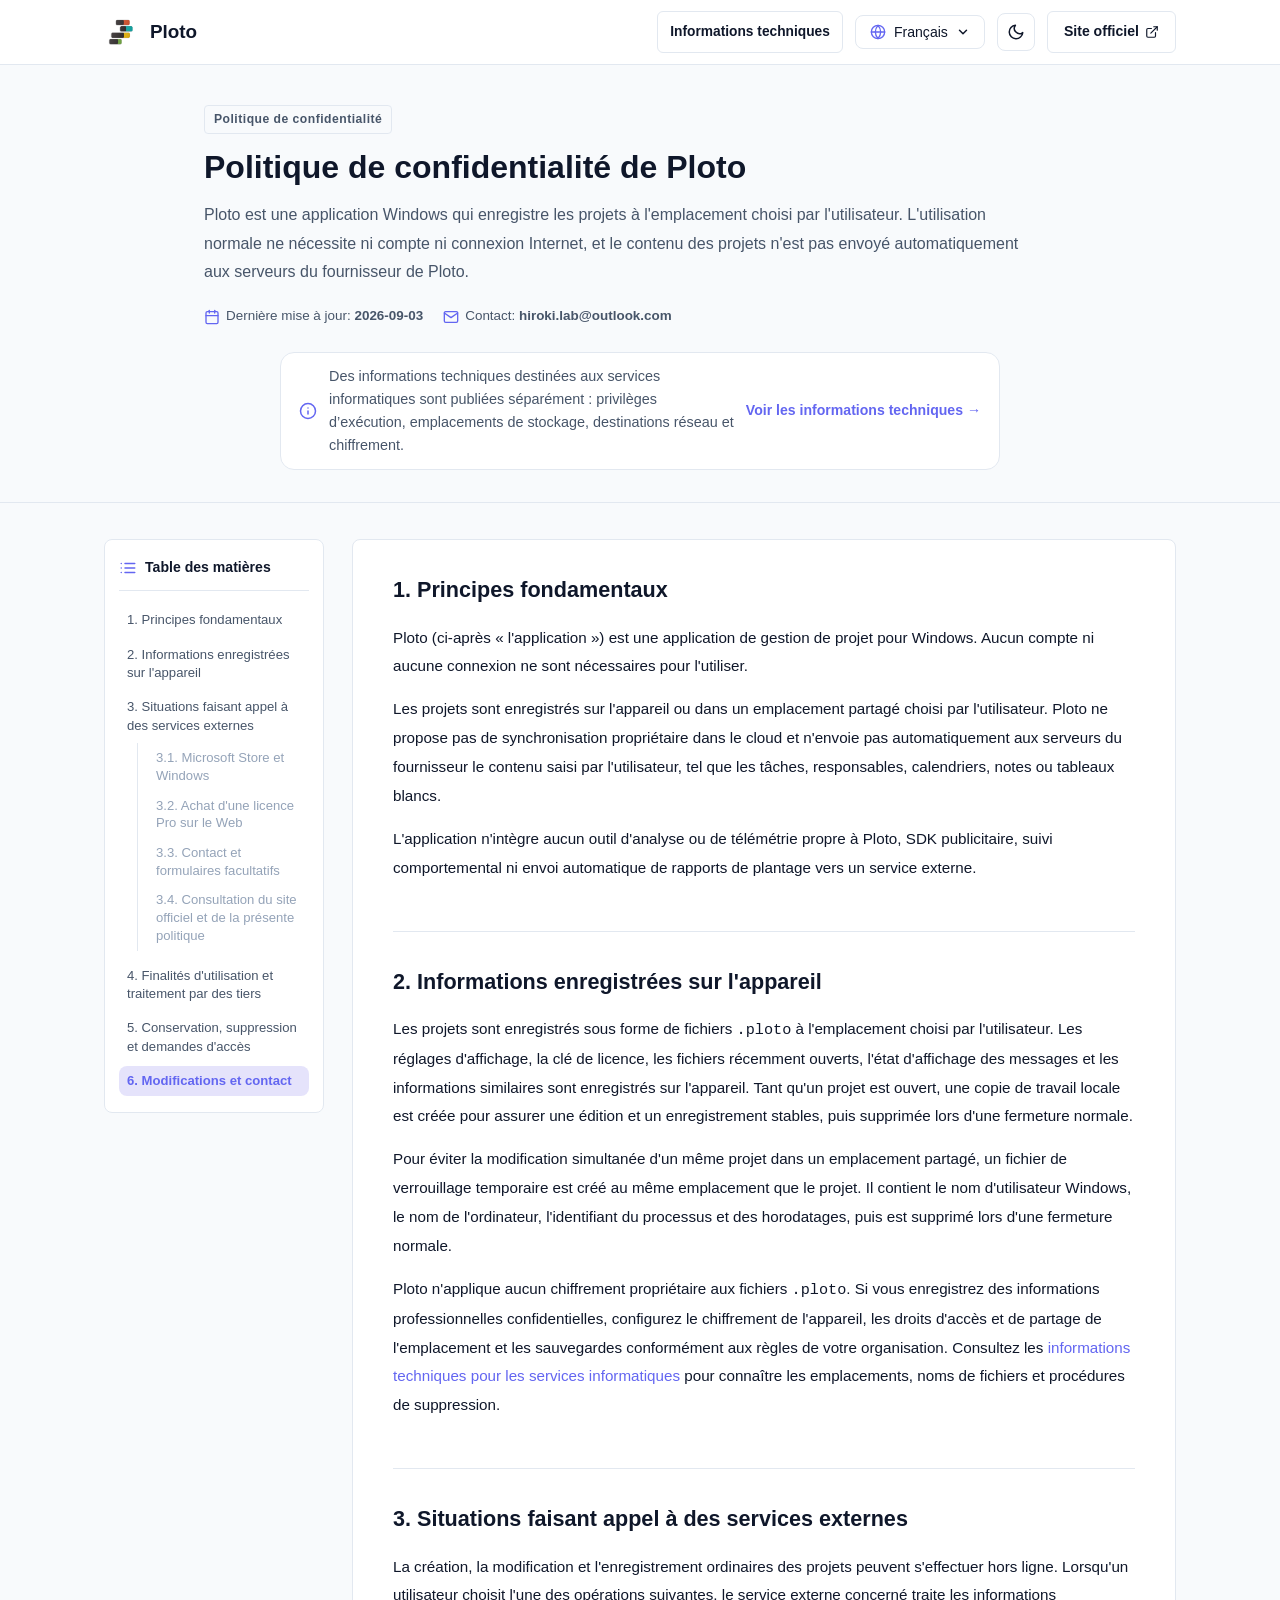
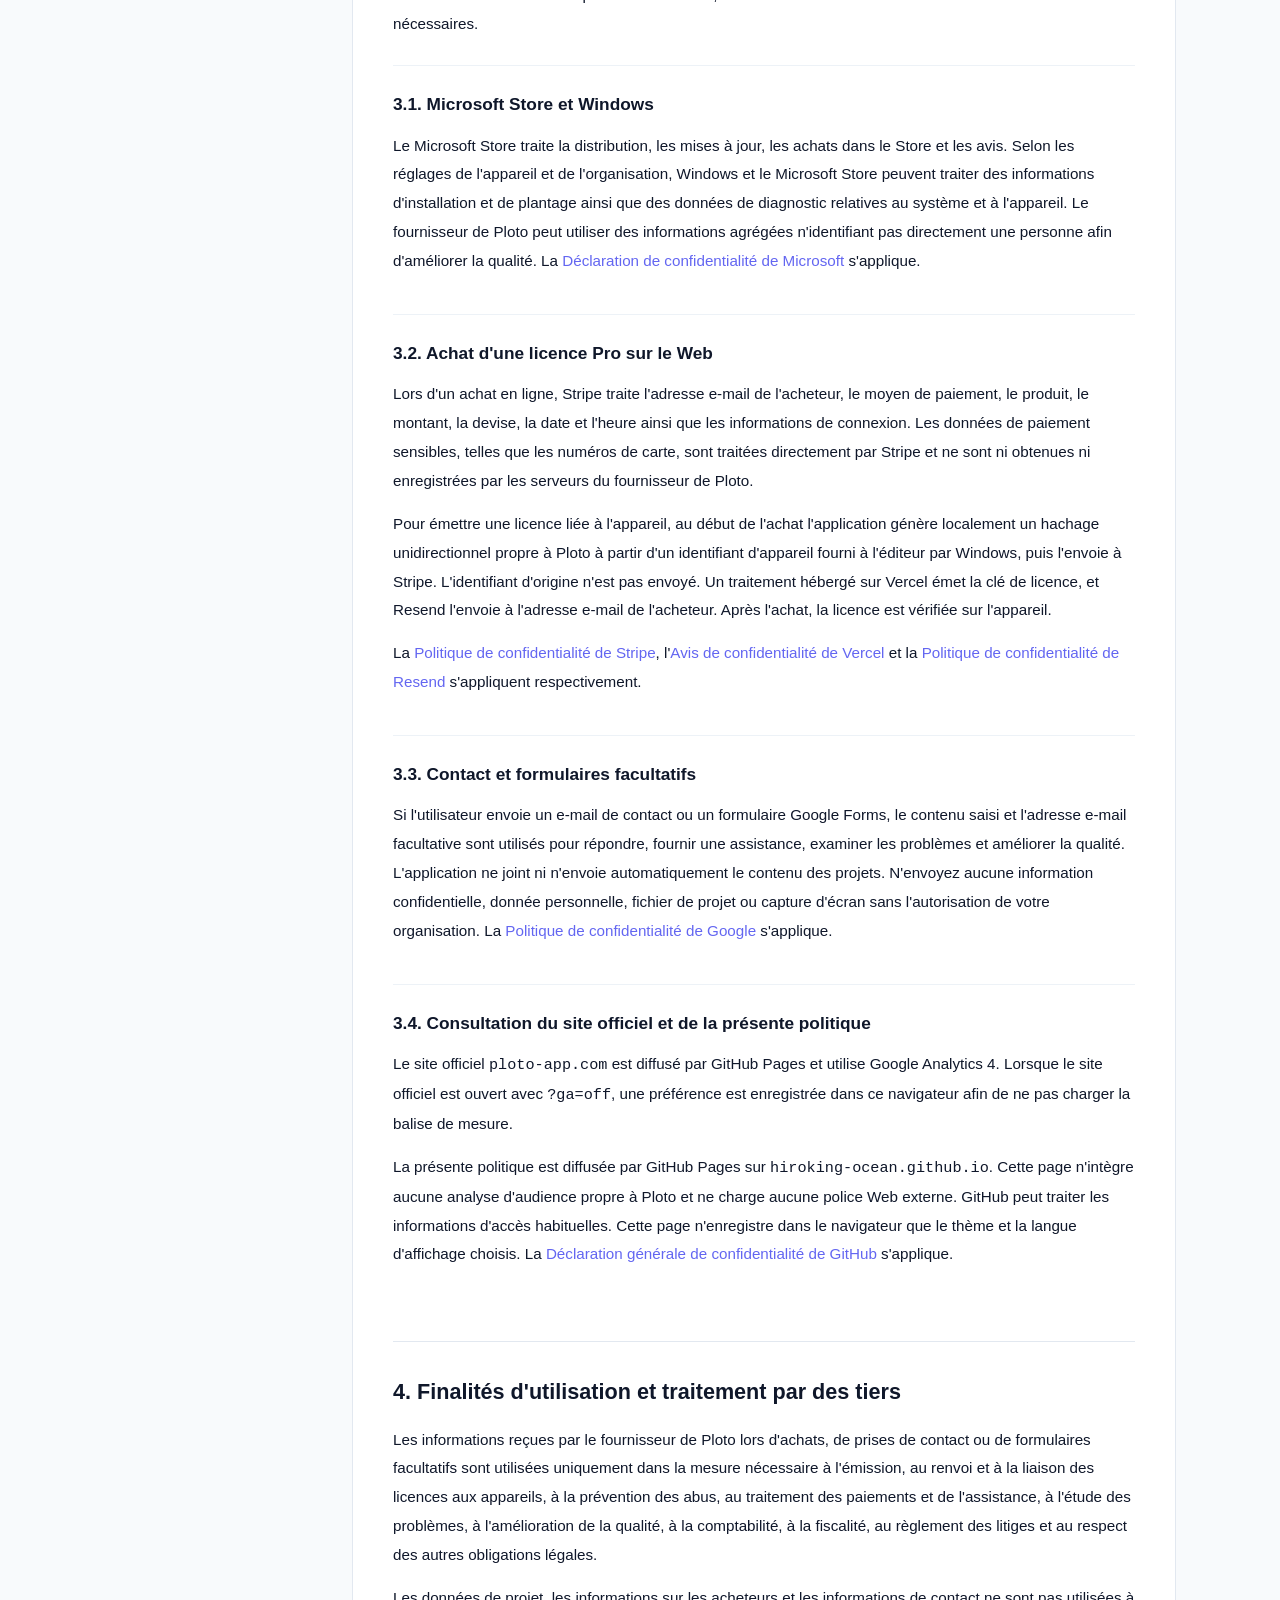
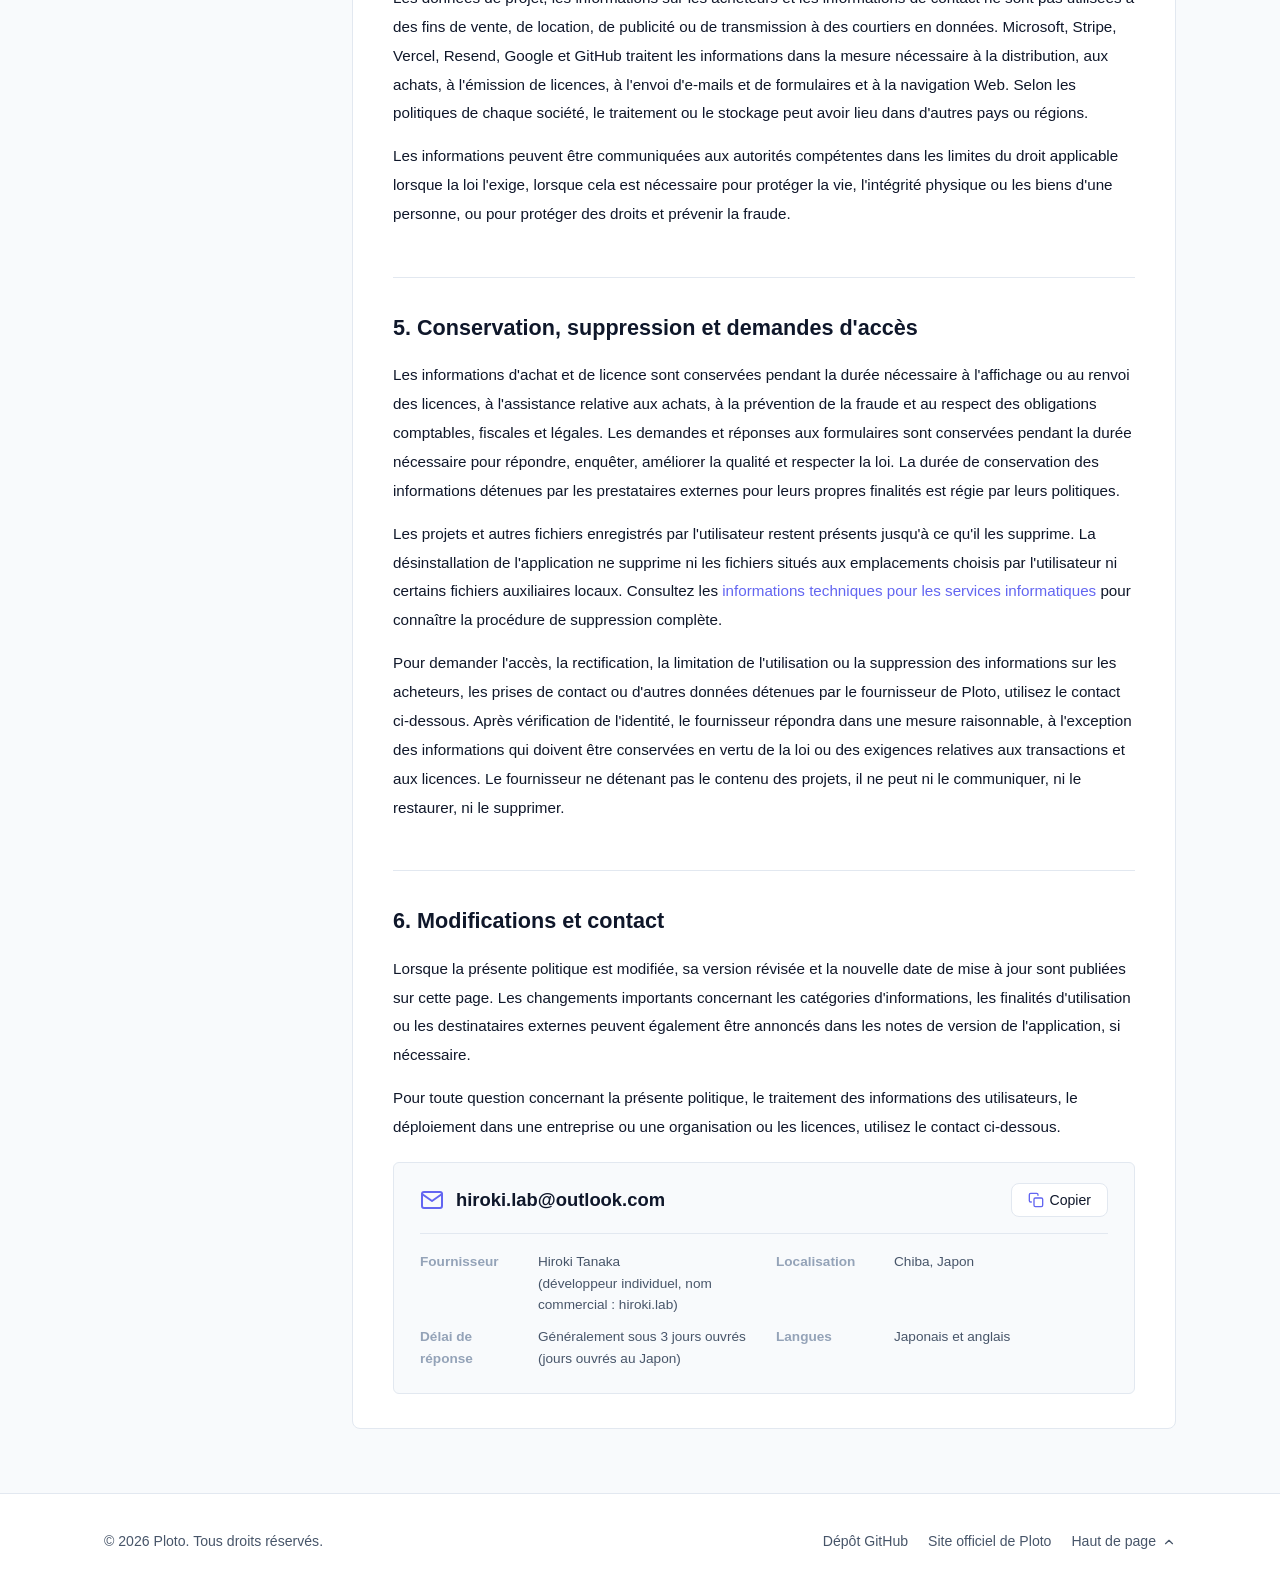
<file: fr/index.html>
<!DOCTYPE html>
<html lang="fr" data-theme="light">
<head>
  <meta charset="UTF-8" />
  <meta name="viewport" content="width=device-width, initial-scale=1.0" />
  <title>Politique de confidentialité - Ploto</title>
  <meta name="description" content="Politique de confidentialité de Ploto. Présente le stockage des projets, l'utilisation de services externes et le traitement des informations lors des achats et des prises de contact." />
  <link rel="canonical" href="https://hiroking-ocean.github.io/ploto-privacy/fr/" />
  <link rel="alternate" hreflang="ja" href="https://hiroking-ocean.github.io/ploto-privacy/" />
  <link rel="alternate" hreflang="en" href="https://hiroking-ocean.github.io/ploto-privacy/en/" />
  <link rel="alternate" hreflang="de" href="https://hiroking-ocean.github.io/ploto-privacy/de/" />
  <link rel="alternate" hreflang="fr" href="https://hiroking-ocean.github.io/ploto-privacy/fr/" />
  <link rel="alternate" hreflang="es" href="https://hiroking-ocean.github.io/ploto-privacy/es/" />
  <link rel="alternate" hreflang="ko" href="https://hiroking-ocean.github.io/ploto-privacy/ko/" />
  <link rel="alternate" hreflang="pt-br" href="https://hiroking-ocean.github.io/ploto-privacy/pt-br/" />
  <link rel="alternate" hreflang="x-default" href="https://hiroking-ocean.github.io/ploto-privacy/" />

  <!-- Open Graph / Social Meta -->
  <meta property="og:type" content="website" />
  <meta property="og:url" content="https://hiroking-ocean.github.io/ploto-privacy/fr/" />
  <meta property="og:title" content="Politique de confidentialité - Ploto" />
  <meta property="og:description" content="Politique de confidentialité de Ploto. Présente le stockage des projets, l'utilisation de services externes et le traitement des informations lors des achats et des prises de contact." />
  <meta property="og:locale" content="fr_FR" />
  <meta property="og:site_name" content="Ploto" />
  <meta property="og:image" content="https://hiroking-ocean.github.io/ploto-privacy/assets/app-icon.svg" />
  <meta name="twitter:card" content="summary" />
  <meta name="twitter:title" content="Politique de confidentialité - Ploto" />
  <meta name="twitter:description" content="Politique de confidentialité de Ploto. Présente le stockage des projets, l'utilisation de services externes et le traitement des informations lors des achats et des prises de contact." />

  <!-- Favicon -->
  <link rel="icon" type="image/svg+xml" href="../assets/app-icon.svg" />

  <!-- Stylesheet -->
  <link rel="stylesheet" href="../styles.css" />

</head>
<body class="document-layout privacy-document">
  <!-- Header -->
  <header class="header">
    <div class="container header-container">
      <a href="https://hiroking-ocean.github.io/ploto-privacy/fr/" class="brand-link" aria-label="Ploto Home">
        <img src="../assets/logo.svg" alt="Ploto Logo" class="brand-logo" />
        <span class="brand-title">Ploto</span>
      </a>

      <div class="header-actions">
        <a href="./it/" class="secondary-link-btn">Informations techniques</a>
        <!-- Language Selector -->
        <div class="lang-selector">
          <button class="lang-btn" id="lang-btn" aria-haspopup="true" aria-expanded="false" aria-label="Langue">
            <svg class="lang-icon" viewBox="0 0 24 24" fill="none" stroke="currentColor" stroke-width="2" stroke-linecap="round" stroke-linejoin="round">
              <circle cx="12" cy="12" r="10"></circle>
              <line x1="2" y1="12" x2="22" y2="12"></line>
              <path d="M12 2a15.3 15.3 0 0 1 4 10 15.3 15.3 0 0 1-4 10 15.3 15.3 0 0 1-4-10 15.3 15.3 0 0 1 4-10z"></path>
            </svg>
            <span>Français</span>
            <svg class="lang-arrow" viewBox="0 0 24 24" fill="none" stroke="currentColor" stroke-width="2.5" stroke-linecap="round" stroke-linejoin="round">
              <polyline points="6 9 12 15 18 9"></polyline>
            </svg>
          </button>
          <ul class="lang-dropdown" id="lang-dropdown">
            <li class="lang-item"><a href="../" data-lang="ja">日本語</a></li>
            <li class="lang-item"><a href="../en/" data-lang="en">English</a></li>
            <li class="lang-item"><a href="../de/" data-lang="de">Deutsch</a></li>
            <li class="lang-item active"><a href="../fr/" data-lang="fr">Français</a></li>
            <li class="lang-item"><a href="../es/" data-lang="es">Español</a></li>
            <li class="lang-item"><a href="../ko/" data-lang="ko">한국어</a></li>
            <li class="lang-item"><a href="../pt-br/" data-lang="pt-BR">Português (Brasil)</a></li>
          </ul>
        </div>

        <!-- Theme Toggle -->
        <button class="theme-btn" id="theme-toggle-btn" aria-label="Mode clair">
          <svg class="theme-icon" viewBox="0 0 24 24" fill="none" stroke="currentColor" stroke-width="2" stroke-linecap="round" stroke-linejoin="round">
            <circle cx="12" cy="12" r="5"></circle>
            <line x1="12" y1="1" x2="12" y2="3"></line>
            <line x1="12" y1="21" x2="12" y2="23"></line>
            <line x1="4.22" y1="4.22" x2="5.64" y2="5.64"></line>
            <line x1="18.36" y1="18.36" x2="19.78" y2="19.78"></line>
            <line x1="1" y1="12" x2="3" y2="12"></line>
            <line x1="21" y1="12" x2="23" y2="12"></line>
            <line x1="4.22" y1="19.78" x2="5.64" y2="18.36"></line>
            <line x1="18.36" y1="5.64" x2="19.78" y2="4.22"></line>
          </svg>
        </button>

        <!-- Product LP Link -->
        <a href="https://ploto-app.com/" class="lp-link-btn" target="_blank" rel="noopener noreferrer">
          <span>Site officiel</span>
          <svg style="width:14px;height:14px;" viewBox="0 0 24 24" fill="none" stroke="currentColor" stroke-width="2" stroke-linecap="round" stroke-linejoin="round">
            <path d="M18 13v6a2 2 0 0 1-2 2H5a2 2 0 0 1-2-2V8a2 2 0 0 1 2-2h6"></path>
            <polyline points="15 3 21 3 21 9"></polyline>
            <line x1="10" y1="14" x2="21" y2="3"></line>
          </svg>
        </a>
      </div>
    </div>
  </header>

  <!-- Hero -->
  <section class="hero">
    <div class="container hero-content">
      <div class="badge">
        <svg class="badge-icon" viewBox="0 0 24 24" fill="none" stroke="currentColor" stroke-width="2" stroke-linecap="round" stroke-linejoin="round">
          <path d="M12 22s8-4 8-10V5l-8-3-8 3v7c0 6 8 10 8 10z"></path>
        </svg>
        <span>Politique de confidentialité</span>
      </div>
      <h1 class="hero-title">Politique de confidentialité de Ploto</h1>
      <p class="hero-desc">Ploto est une application Windows qui enregistre les projets à l'emplacement choisi par l'utilisateur. L'utilisation normale ne nécessite ni compte ni connexion Internet, et le contenu des projets n'est pas envoyé automatiquement aux serveurs du fournisseur de Ploto.</p>
      
      <div class="hero-meta">
        <div class="meta-item">
          <svg class="meta-icon" viewBox="0 0 24 24" fill="none" stroke="currentColor" stroke-width="2" stroke-linecap="round" stroke-linejoin="round">
            <rect x="3" y="4" width="18" height="18" rx="2" ry="2"></rect>
            <line x1="16" y1="2" x2="16" y2="6"></line>
            <line x1="8" y1="2" x2="8" y2="6"></line>
            <line x1="3" y1="10" x2="21" y2="10"></line>
          </svg>
          <span>Dernière mise à jour: <strong>2026-09-03</strong></span>
        </div>
        <div class="meta-item">
          <svg class="meta-icon" viewBox="0 0 24 24" fill="none" stroke="currentColor" stroke-width="2" stroke-linecap="round" stroke-linejoin="round">
            <path d="M4 4h16c1.1 0 2 .9 2 2v12c0 1.1-.9 2-2 2H4c-1.1 0-2-.9-2-2V6c0-1.1.9-2 2-2z"></path>
            <polyline points="22,6 12,13 2,6"></polyline>
          </svg>
          <span>Contact: <strong>hiroki.lab@outlook.com</strong></span>
        </div>
      </div>
      <div class="hero-notice">
        <svg class="hero-notice-icon" viewBox="0 0 24 24" fill="none" stroke="currentColor" stroke-width="2" stroke-linecap="round" stroke-linejoin="round">
          <circle cx="12" cy="12" r="10"></circle>
          <line x1="12" y1="16" x2="12" y2="12"></line>
          <line x1="12" y1="8" x2="12.01" y2="8"></line>
        </svg>
        <p class="hero-notice-text">Des informations techniques destinées aux services informatiques sont publiées séparément : privilèges d’exécution, emplacements de stockage, destinations réseau et chiffrement.</p>
        <a href="./it/" class="hero-notice-link">Voir les informations techniques</a>
      </div>
    </div>
  </section>

  <!-- Main Policy Section -->
  <main class="container policy-layout">
    <!-- Sticky Table of Contents -->
    <aside class="toc-sidebar">
      <div class="toc-header">
        <svg class="toc-header-icon" viewBox="0 0 24 24" fill="none" stroke="currentColor" stroke-width="2" stroke-linecap="round" stroke-linejoin="round">
          <line x1="8" y1="6" x2="21" y2="6"></line>
          <line x1="8" y1="12" x2="21" y2="12"></line>
          <line x1="8" y1="18" x2="21" y2="18"></line>
          <line x1="3" y1="6" x2="3.01" y2="6"></line>
          <line x1="3" y1="12" x2="3.01" y2="12"></line>
          <line x1="3" y1="18" x2="3.01" y2="18"></line>
        </svg>
        <span>Table des matières</span>
      </div>
      <ul class="toc-list">

              <li class="toc-item"><a href="#principles">1. Principes fondamentaux</a></li>

              <li class="toc-item"><a href="#local-data">2. Informations enregistrées sur l'appareil</a></li>

              <li class="toc-item"><a href="#external-services">3. Situations faisant appel à des services externes</a><ul class="toc-sublist"><li><a href="#microsoft">3.1. Microsoft Store et Windows</a></li><li><a href="#purchase">3.2. Achat d'une licence Pro sur le Web</a></li><li><a href="#feedback">3.3. Contact et formulaires facultatifs</a></li><li><a href="#websites">3.4. Consultation du site officiel et de la présente politique</a></li></ul></li>

              <li class="toc-item"><a href="#use-and-sharing">4. Finalités d'utilisation et traitement par des tiers</a></li>

              <li class="toc-item"><a href="#retention">5. Conservation, suppression et demandes d'accès</a></li>

              <li class="toc-item"><a href="#changes">6. Modifications et contact</a></li>
      </ul>
    </aside>

    <!-- Content Articles -->
    <div class="policy-content">

        <article class="section-card" id="principles">
          <h2 class="section-title">1. Principes fondamentaux</h2>
          <div class="section-body">
                      <p>Ploto (ci-après « l'application ») est une application de gestion de projet pour Windows. Aucun compte ni aucune connexion ne sont nécessaires pour l'utiliser.</p>
          <p>Les projets sont enregistrés sur l'appareil ou dans un emplacement partagé choisi par l'utilisateur. Ploto ne propose pas de synchronisation propriétaire dans le cloud et n'envoie pas automatiquement aux serveurs du fournisseur le contenu saisi par l'utilisateur, tel que les tâches, responsables, calendriers, notes ou tableaux blancs.</p>
          <p>L'application n'intègre aucun outil d'analyse ou de télémétrie propre à Ploto, SDK publicitaire, suivi comportemental ni envoi automatique de rapports de plantage vers un service externe.</p>
            
            
          </div>
        </article>

        <article class="section-card" id="local-data">
          <h2 class="section-title">2. Informations enregistrées sur l'appareil</h2>
          <div class="section-body">
                      <p>Les projets sont enregistrés sous forme de fichiers <code>.ploto</code> à l'emplacement choisi par l'utilisateur. Les réglages d'affichage, la clé de licence, les fichiers récemment ouverts, l'état d'affichage des messages et les informations similaires sont enregistrés sur l'appareil. Tant qu'un projet est ouvert, une copie de travail locale est créée pour assurer une édition et un enregistrement stables, puis supprimée lors d'une fermeture normale.</p>
          <p>Pour éviter la modification simultanée d'un même projet dans un emplacement partagé, un fichier de verrouillage temporaire est créé au même emplacement que le projet. Il contient le nom d'utilisateur Windows, le nom de l'ordinateur, l'identifiant du processus et des horodatages, puis est supprimé lors d'une fermeture normale.</p>
          <p>Ploto n'applique aucun chiffrement propriétaire aux fichiers <code>.ploto</code>. Si vous enregistrez des informations professionnelles confidentielles, configurez le chiffrement de l'appareil, les droits d'accès et de partage de l'emplacement et les sauvegardes conformément aux règles de votre organisation. Consultez les <a href="./it/" target="_blank" rel="noopener noreferrer">informations techniques pour les services informatiques</a> pour connaître les emplacements, noms de fichiers et procédures de suppression.</p>
            
            
          </div>
        </article>

        <article class="section-card" id="external-services">
          <h2 class="section-title">3. Situations faisant appel à des services externes</h2>
          <div class="section-body">
                      <p>La création, la modification et l'enregistrement ordinaires des projets peuvent s'effectuer hors ligne. Lorsqu'un utilisateur choisit l'une des opérations suivantes, le service externe concerné traite les informations nécessaires.</p>
            
          <div class="subsections">
            
            <div class="subsection-card" id="microsoft">
              <h3 class="subsection-title">3.1. Microsoft Store et Windows</h3>
                            <p>Le Microsoft Store traite la distribution, les mises à jour, les achats dans le Store et les avis. Selon les réglages de l'appareil et de l'organisation, Windows et le Microsoft Store peuvent traiter des informations d'installation et de plantage ainsi que des données de diagnostic relatives au système et à l'appareil. Le fournisseur de Ploto peut utiliser des informations agrégées n'identifiant pas directement une personne afin d'améliorer la qualité. La <a href="https://www.microsoft.com/fr-fr/privacy/privacystatement" target="_blank" rel="noopener noreferrer">Déclaration de confidentialité de Microsoft</a> s'applique.</p>
            </div>

            <div class="subsection-card" id="purchase">
              <h3 class="subsection-title">3.2. Achat d'une licence Pro sur le Web</h3>
                            <p>Lors d'un achat en ligne, Stripe traite l'adresse e-mail de l'acheteur, le moyen de paiement, le produit, le montant, la devise, la date et l'heure ainsi que les informations de connexion. Les données de paiement sensibles, telles que les numéros de carte, sont traitées directement par Stripe et ne sont ni obtenues ni enregistrées par les serveurs du fournisseur de Ploto.</p>
              <p>Pour émettre une licence liée à l'appareil, au début de l'achat l'application génère localement un hachage unidirectionnel propre à Ploto à partir d'un identifiant d'appareil fourni à l'éditeur par Windows, puis l'envoie à Stripe. L'identifiant d'origine n'est pas envoyé. Un traitement hébergé sur Vercel émet la clé de licence, et Resend l'envoie à l'adresse e-mail de l'acheteur. Après l'achat, la licence est vérifiée sur l'appareil.</p>
              <p>La <a href="https://stripe.com/privacy" target="_blank" rel="noopener noreferrer">Politique de confidentialité de Stripe</a>, l'<a href="https://vercel.com/legal/privacy-notice" target="_blank" rel="noopener noreferrer">Avis de confidentialité de Vercel</a> et la <a href="https://resend.com/legal/privacy-policy" target="_blank" rel="noopener noreferrer">Politique de confidentialité de Resend</a> s'appliquent respectivement.</p>
            </div>

            <div class="subsection-card" id="feedback">
              <h3 class="subsection-title">3.3. Contact et formulaires facultatifs</h3>
                            <p>Si l'utilisateur envoie un e-mail de contact ou un formulaire Google Forms, le contenu saisi et l'adresse e-mail facultative sont utilisés pour répondre, fournir une assistance, examiner les problèmes et améliorer la qualité. L'application ne joint ni n'envoie automatiquement le contenu des projets. N'envoyez aucune information confidentielle, donnée personnelle, fichier de projet ou capture d'écran sans l'autorisation de votre organisation. La <a href="https://policies.google.com/privacy?hl=fr" target="_blank" rel="noopener noreferrer">Politique de confidentialité de Google</a> s'applique.</p>
            </div>

            <div class="subsection-card" id="websites">
              <h3 class="subsection-title">3.4. Consultation du site officiel et de la présente politique</h3>
                            <p>Le site officiel <code>ploto-app.com</code> est diffusé par GitHub Pages et utilise Google Analytics 4. Lorsque le site officiel est ouvert avec <code>?ga=off</code>, une préférence est enregistrée dans ce navigateur afin de ne pas charger la balise de mesure.</p>
              <p>La présente politique est diffusée par GitHub Pages sur <code>hiroking-ocean.github.io</code>. Cette page n'intègre aucune analyse d'audience propre à Ploto et ne charge aucune police Web externe. GitHub peut traiter les informations d'accès habituelles. Cette page n'enregistre dans le navigateur que le thème et la langue d'affichage choisis. La <a href="https://docs.github.com/en/site-policy/privacy-policies/github-general-privacy-statement" target="_blank" rel="noopener noreferrer">Déclaration générale de confidentialité de GitHub</a> s'applique.</p>
            </div>
          </div>
            
          </div>
        </article>

        <article class="section-card" id="use-and-sharing">
          <h2 class="section-title">4. Finalités d'utilisation et traitement par des tiers</h2>
          <div class="section-body">
                      <p>Les informations reçues par le fournisseur de Ploto lors d'achats, de prises de contact ou de formulaires facultatifs sont utilisées uniquement dans la mesure nécessaire à l'émission, au renvoi et à la liaison des licences aux appareils, à la prévention des abus, au traitement des paiements et de l'assistance, à l'étude des problèmes, à l'amélioration de la qualité, à la comptabilité, à la fiscalité, au règlement des litiges et au respect des autres obligations légales.</p>
          <p>Les données de projet, les informations sur les acheteurs et les informations de contact ne sont pas utilisées à des fins de vente, de location, de publicité ou de transmission à des courtiers en données. Microsoft, Stripe, Vercel, Resend, Google et GitHub traitent les informations dans la mesure nécessaire à la distribution, aux achats, à l'émission de licences, à l'envoi d'e-mails et de formulaires et à la navigation Web. Selon les politiques de chaque société, le traitement ou le stockage peut avoir lieu dans d'autres pays ou régions.</p>
          <p>Les informations peuvent être communiquées aux autorités compétentes dans les limites du droit applicable lorsque la loi l'exige, lorsque cela est nécessaire pour protéger la vie, l'intégrité physique ou les biens d'une personne, ou pour protéger des droits et prévenir la fraude.</p>
            
            
          </div>
        </article>

        <article class="section-card" id="retention">
          <h2 class="section-title">5. Conservation, suppression et demandes d'accès</h2>
          <div class="section-body">
                      <p>Les informations d'achat et de licence sont conservées pendant la durée nécessaire à l'affichage ou au renvoi des licences, à l'assistance relative aux achats, à la prévention de la fraude et au respect des obligations comptables, fiscales et légales. Les demandes et réponses aux formulaires sont conservées pendant la durée nécessaire pour répondre, enquêter, améliorer la qualité et respecter la loi. La durée de conservation des informations détenues par les prestataires externes pour leurs propres finalités est régie par leurs politiques.</p>
          <p>Les projets et autres fichiers enregistrés par l'utilisateur restent présents jusqu'à ce qu'il les supprime. La désinstallation de l'application ne supprime ni les fichiers situés aux emplacements choisis par l'utilisateur ni certains fichiers auxiliaires locaux. Consultez les <a href="./it/#removal" target="_blank" rel="noopener noreferrer">informations techniques pour les services informatiques</a> pour connaître la procédure de suppression complète.</p>
          <p>Pour demander l'accès, la rectification, la limitation de l'utilisation ou la suppression des informations sur les acheteurs, les prises de contact ou d'autres données détenues par le fournisseur de Ploto, utilisez le contact ci-dessous. Après vérification de l'identité, le fournisseur répondra dans une mesure raisonnable, à l'exception des informations qui doivent être conservées en vertu de la loi ou des exigences relatives aux transactions et aux licences. Le fournisseur ne détenant pas le contenu des projets, il ne peut ni le communiquer, ni le restaurer, ni le supprimer.</p>
            
            
          </div>
        </article>

        <article class="section-card" id="changes">
          <h2 class="section-title">6. Modifications et contact</h2>
          <div class="section-body">
                      <p>Lorsque la présente politique est modifiée, sa version révisée et la nouvelle date de mise à jour sont publiées sur cette page. Les changements importants concernant les catégories d'informations, les finalités d'utilisation ou les destinataires externes peuvent également être annoncés dans les notes de version de l'application, si nécessaire.</p>
          <p>Pour toute question concernant la présente politique, le traitement des informations des utilisateurs, le déploiement dans une entreprise ou une organisation ou les licences, utilisez le contact ci-dessous.</p>
            
            
          <div class="contact-box">
            <div class="contact-email-wrap">
              <svg class="contact-icon" viewBox="0 0 24 24" fill="none" stroke="currentColor" stroke-width="2" stroke-linecap="round" stroke-linejoin="round">
                <path d="M4 4h16c1.1 0 2 .9 2 2v12c0 1.1-.9 2-2 2H4c-1.1 0-2-.9-2-2V6c0-1.1.9-2 2-2z"></path>
                <polyline points="22,6 12,13 2,6"></polyline>
              </svg>
              <span class="contact-email">hiroki.lab@outlook.com</span>
            </div>
            <button class="copy-btn" id="copy-email-btn" data-copy="hiroki.lab@outlook.com" data-copied-label="Copié !">
              <svg class="contact-icon" style="width:16px;height:16px;" viewBox="0 0 24 24" fill="none" stroke="currentColor" stroke-width="2" stroke-linecap="round" stroke-linejoin="round">
                <rect x="9" y="9" width="13" height="13" rx="2" ry="2"></rect>
                <path d="M5 15H4a2 2 0 0 1-2-2V4a2 2 0 0 1 2-2h9a2 2 0 0 1 2 2v1"></path>
              </svg>
              <span>Copier</span>
            </button>
            <dl class="contact-meta">
              <div class="contact-meta-row">
                <dt>Fournisseur</dt>
                <dd>Hiroki Tanaka<span class="contact-meta-note">(développeur individuel, nom commercial : hiroki.lab)</span></dd>
              </div>

              <div class="contact-meta-row">
                <dt>Localisation</dt>
                <dd>Chiba, Japon</dd>
              </div>

              <div class="contact-meta-row">
                <dt>Délai de réponse</dt>
                <dd>Généralement sous 3 jours ouvrés<span class="contact-meta-note">(jours ouvrés au Japon)</span></dd>
              </div>

              <div class="contact-meta-row">
                <dt>Langues</dt>
                <dd>Japonais et anglais</dd>
              </div>
            </dl>
          </div>
          </div>
        </article>
    </div>
  </main>

  <!-- Footer -->
  <footer class="footer">
    <div class="container footer-container">
      <div>© 2026 Ploto. Tous droits réservés.</div>
      <div class="footer-links">
        <a href="https://github.com/hiroking-ocean/ploto-privacy" class="footer-link" target="_blank" rel="noopener noreferrer">Dépôt GitHub</a>
        <a href="https://ploto-app.com/" class="footer-link" target="_blank" rel="noopener noreferrer">Site officiel de Ploto</a>
        <a href="#top" class="back-to-top-btn" id="back-to-top-btn">
          <span>Haut de page</span>
          <svg style="width:14px;height:14px;" viewBox="0 0 24 24" fill="none" stroke="currentColor" stroke-width="2" stroke-linecap="round" stroke-linejoin="round">
            <polyline points="18 15 12 9 6 15"></polyline>
          </svg>
        </a>
      </div>
    </div>
  </footer>

  <!-- Script -->
  <script src="../app.js"></script>
</body>
</html>
</file>
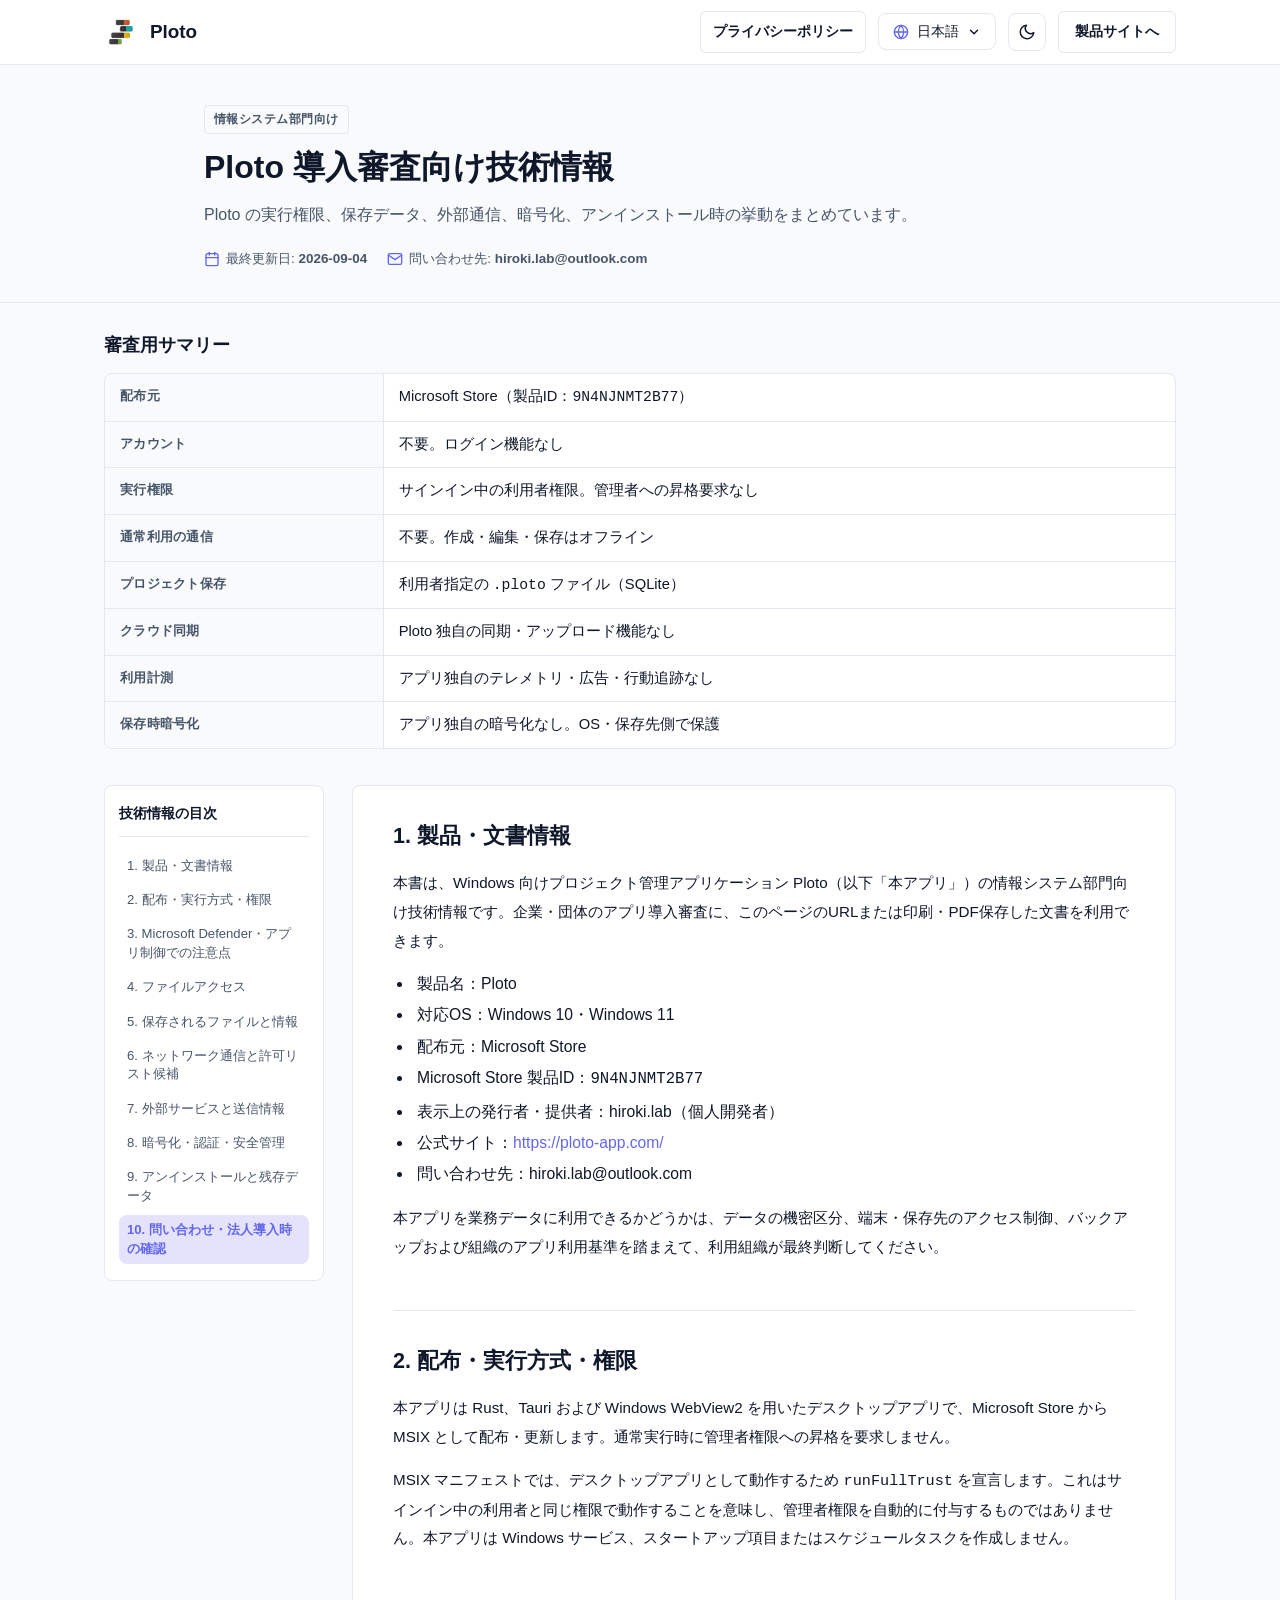
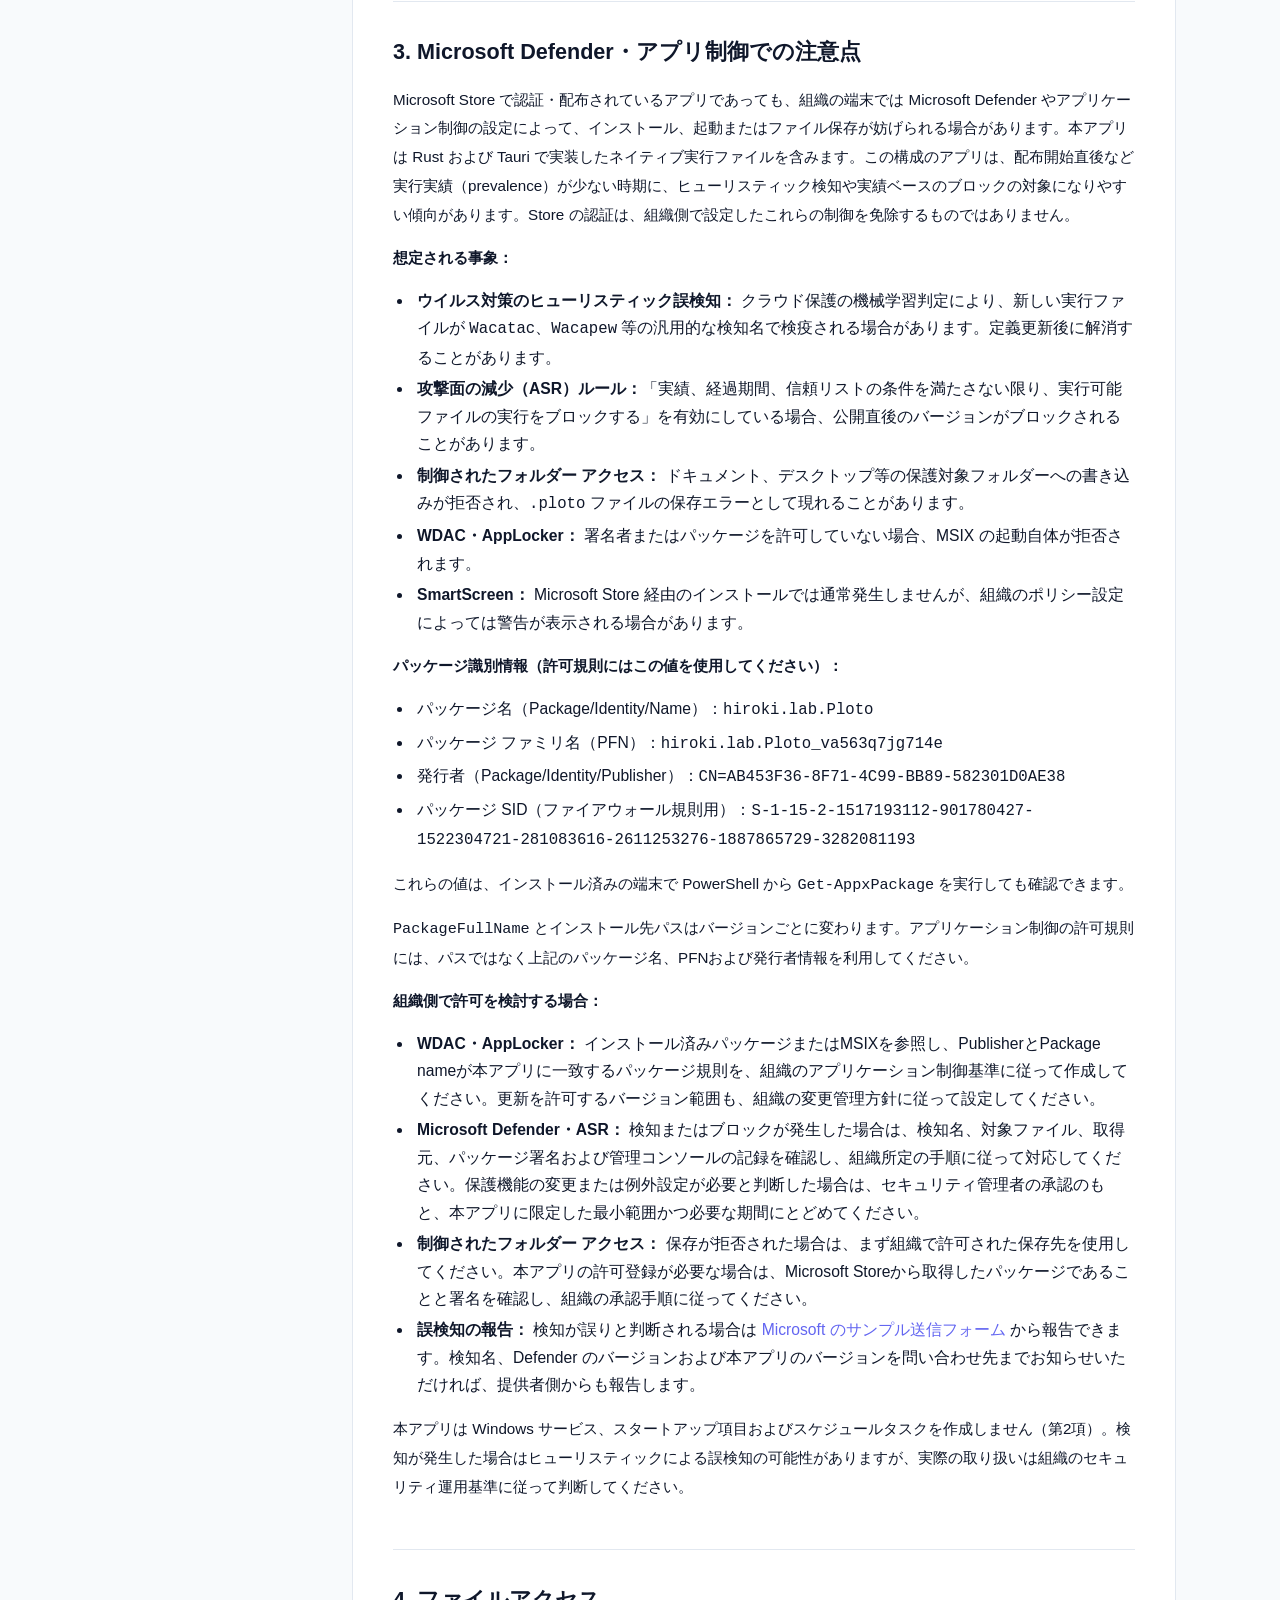
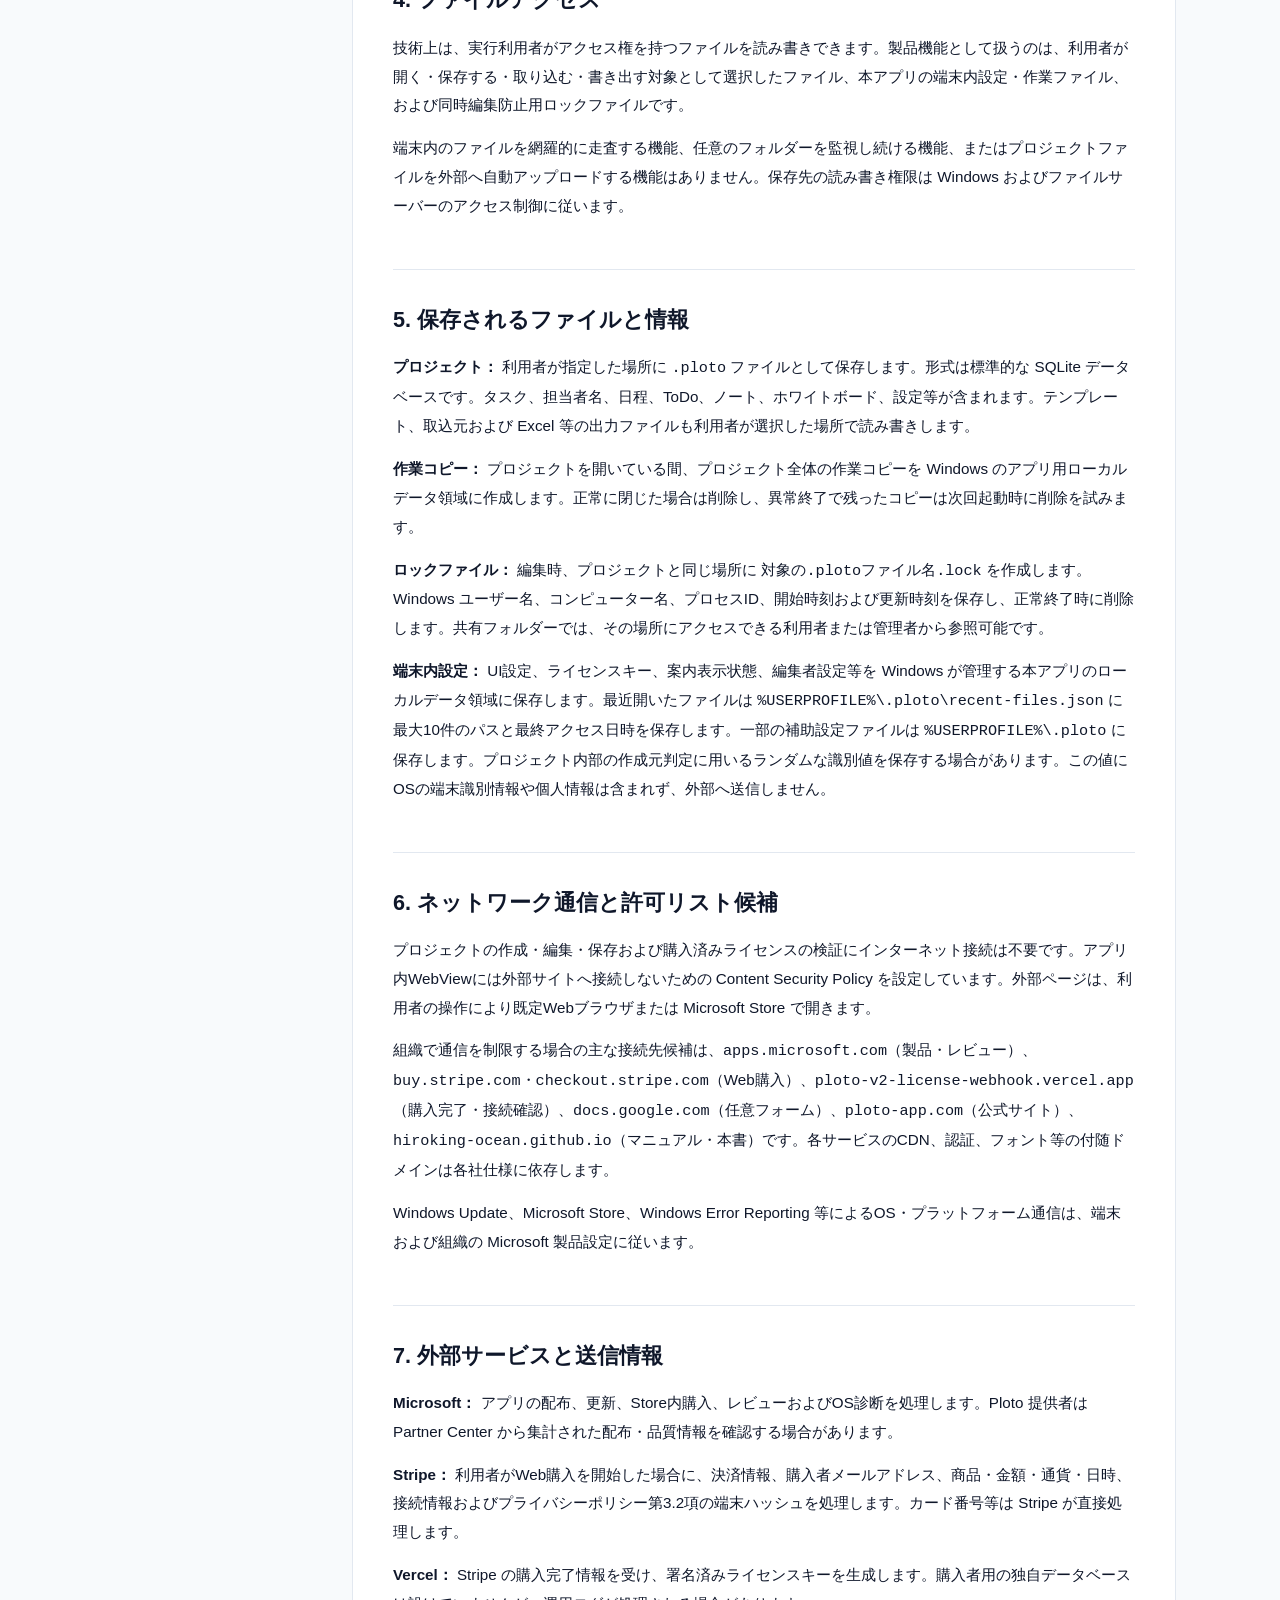
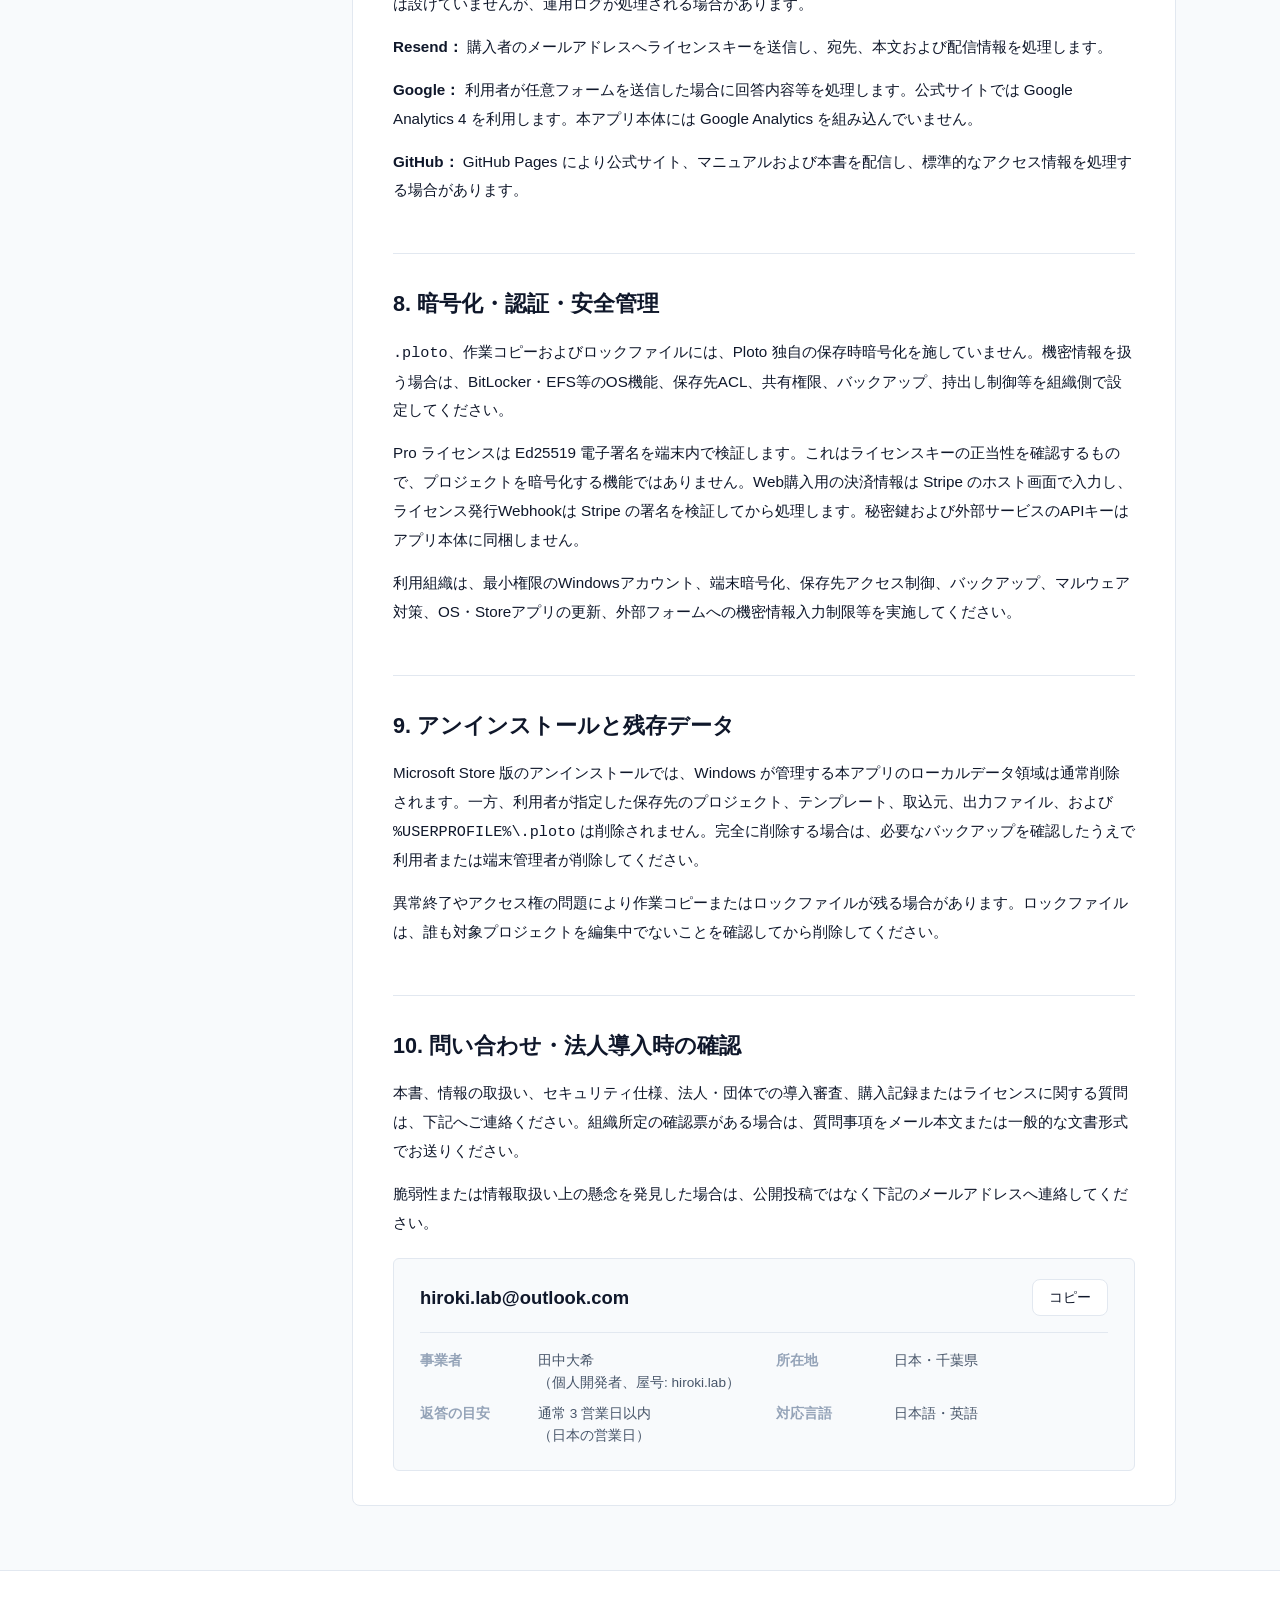
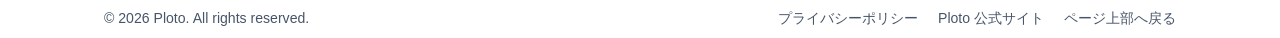
<file: it/index.html>
<!DOCTYPE html>
<html lang="ja" data-theme="light">
<head>
  <meta charset="UTF-8" />
  <meta name="viewport" content="width=device-width, initial-scale=1.0" />
  <title>情報システム部門向け技術情報 - Ploto</title>
  <meta name="description" content="Ploto の導入審査に必要な実行権限、ファイルアクセス、保存場所、ネットワーク通信、外部サービス、暗号化および削除方法をまとめた技術情報です。" />
  <link rel="canonical" href="https://hiroking-ocean.github.io/ploto-privacy/it/" />
  <link rel="alternate" hreflang="ja" href="https://hiroking-ocean.github.io/ploto-privacy/it/" />
  <link rel="alternate" hreflang="en" href="https://hiroking-ocean.github.io/ploto-privacy/en/it/" />
  <link rel="alternate" hreflang="de" href="https://hiroking-ocean.github.io/ploto-privacy/de/it/" />
  <link rel="alternate" hreflang="fr" href="https://hiroking-ocean.github.io/ploto-privacy/fr/it/" />
  <link rel="alternate" hreflang="es" href="https://hiroking-ocean.github.io/ploto-privacy/es/it/" />
  <link rel="alternate" hreflang="ko" href="https://hiroking-ocean.github.io/ploto-privacy/ko/it/" />
  <link rel="alternate" hreflang="pt-br" href="https://hiroking-ocean.github.io/ploto-privacy/pt-br/it/" />
  <link rel="alternate" hreflang="x-default" href="https://hiroking-ocean.github.io/ploto-privacy/it/" />
  <meta property="og:type" content="website" />
  <meta property="og:url" content="https://hiroking-ocean.github.io/ploto-privacy/it/" />
  <meta property="og:title" content="情報システム部門向け技術情報 - Ploto" />
  <meta property="og:description" content="Ploto の導入審査に必要な実行権限、ファイルアクセス、保存場所、ネットワーク通信、外部サービス、暗号化および削除方法をまとめた技術情報です。" />
  <meta property="og:locale" content="ja_JP" />
  <meta property="og:site_name" content="Ploto" />
  <meta property="og:image" content="https://hiroking-ocean.github.io/ploto-privacy/assets/app-icon.svg" />
  <meta name="twitter:card" content="summary" />
  <link rel="icon" type="image/svg+xml" href="../assets/app-icon.svg" />
  <link rel="stylesheet" href="../styles.css" />
</head>
<body class="document-layout technical-document">
  <header class="header">
    <div class="container header-container">
      <a href="../" class="brand-link" aria-label="Ploto">
        <img src="../assets/logo.svg" alt="Ploto Logo" class="brand-logo" />
        <span class="brand-title">Ploto</span>
      </a>
      <div class="header-actions">
        <a href="../" class="secondary-link-btn">プライバシーポリシー</a>
        <!-- Language Selector -->
        <div class="lang-selector">
          <button class="lang-btn" id="lang-btn" aria-haspopup="true" aria-expanded="false" aria-label="言語">
            <svg class="lang-icon" viewBox="0 0 24 24" fill="none" stroke="currentColor" stroke-width="2" stroke-linecap="round" stroke-linejoin="round">
              <circle cx="12" cy="12" r="10"></circle>
              <line x1="2" y1="12" x2="22" y2="12"></line>
              <path d="M12 2a15.3 15.3 0 0 1 4 10 15.3 15.3 0 0 1-4 10 15.3 15.3 0 0 1-4-10 15.3 15.3 0 0 1 4-10z"></path>
            </svg>
            <span>日本語</span>
            <svg class="lang-arrow" viewBox="0 0 24 24" fill="none" stroke="currentColor" stroke-width="2.5" stroke-linecap="round" stroke-linejoin="round">
              <polyline points="6 9 12 15 18 9"></polyline>
            </svg>
          </button>
          <ul class="lang-dropdown" id="lang-dropdown">
            <li class="lang-item active"><a href="../it/" data-lang="ja">日本語</a></li>
            <li class="lang-item"><a href="../en/it/" data-lang="en">English</a></li>
            <li class="lang-item"><a href="../de/it/" data-lang="de">Deutsch</a></li>
            <li class="lang-item"><a href="../fr/it/" data-lang="fr">Français</a></li>
            <li class="lang-item"><a href="../es/it/" data-lang="es">Español</a></li>
            <li class="lang-item"><a href="../ko/it/" data-lang="ko">한국어</a></li>
            <li class="lang-item"><a href="../pt-br/it/" data-lang="pt-BR">Português (Brasil)</a></li>
          </ul>
        </div>
        <button class="theme-btn" id="theme-toggle-btn" aria-label="ライトモード">
          <svg class="theme-icon" viewBox="0 0 24 24" fill="none" stroke="currentColor" stroke-width="2" stroke-linecap="round" stroke-linejoin="round">
            <circle cx="12" cy="12" r="5"></circle>
            <line x1="12" y1="1" x2="12" y2="3"></line>
            <line x1="12" y1="21" x2="12" y2="23"></line>
            <line x1="4.22" y1="4.22" x2="5.64" y2="5.64"></line>
            <line x1="18.36" y1="18.36" x2="19.78" y2="19.78"></line>
          </svg>
        </button>
        <a href="https://ploto-app.com/" class="lp-link-btn" target="_blank" rel="noopener noreferrer">製品サイトへ</a>
      </div>
    </div>
  </header>

  <section class="hero">
    <div class="container hero-content">
      <div class="badge">
        <svg class="badge-icon" viewBox="0 0 24 24" fill="none" stroke="currentColor" stroke-width="2" stroke-linecap="round" stroke-linejoin="round">
          <path d="M12 22s8-4 8-10V5l-8-3-8 3v7c0 6 8 10 8 10z"></path>
        </svg>
        <span>情報システム部門向け</span>
      </div>
      <h1 class="hero-title">Ploto 導入審査向け技術情報</h1>
      <p class="hero-desc">Ploto の実行権限、保存データ、外部通信、暗号化、アンインストール時の挙動をまとめています。</p>
      <div class="hero-meta">
        <div class="meta-item">
          <svg class="meta-icon" viewBox="0 0 24 24" fill="none" stroke="currentColor" stroke-width="2" stroke-linecap="round" stroke-linejoin="round">
            <rect x="3" y="4" width="18" height="18" rx="2" ry="2"></rect>
            <line x1="16" y1="2" x2="16" y2="6"></line>
            <line x1="8" y1="2" x2="8" y2="6"></line>
            <line x1="3" y1="10" x2="21" y2="10"></line>
          </svg>
          <span>最終更新日: <strong>2026-09-04</strong></span>
        </div>
        <div class="meta-item">
          <svg class="meta-icon" viewBox="0 0 24 24" fill="none" stroke="currentColor" stroke-width="2" stroke-linecap="round" stroke-linejoin="round">
            <path d="M4 4h16c1.1 0 2 .9 2 2v12c0 1.1-.9 2-2 2H4c-1.1 0-2-.9-2-2V6c0-1.1.9-2 2-2z"></path>
            <polyline points="22,6 12,13 2,6"></polyline>
          </svg>
          <span>問い合わせ先: <strong>hiroki.lab@outlook.com</strong></span>
        </div>
      </div>
    </div>
  </section>

  <section class="container review-overview" aria-labelledby="review-facts-title">
    <h2 id="review-facts-title">審査用サマリー</h2>
    <div class="review-summary-table-wrap">
      <table class="review-summary-table">
        <tbody>

          <tr>
            <th scope="row">配布元</th>
            <td>Microsoft Store（製品ID：<code>9N4NJNMT2B77</code>）</td>
          </tr>

          <tr>
            <th scope="row">アカウント</th>
            <td>不要。ログイン機能なし</td>
          </tr>

          <tr>
            <th scope="row">実行権限</th>
            <td>サインイン中の利用者権限。管理者への昇格要求なし</td>
          </tr>

          <tr>
            <th scope="row">通常利用の通信</th>
            <td>不要。作成・編集・保存はオフライン</td>
          </tr>

          <tr>
            <th scope="row">プロジェクト保存</th>
            <td>利用者指定の <code>.ploto</code> ファイル（SQLite）</td>
          </tr>

          <tr>
            <th scope="row">クラウド同期</th>
            <td>Ploto 独自の同期・アップロード機能なし</td>
          </tr>

          <tr>
            <th scope="row">利用計測</th>
            <td>アプリ独自のテレメトリ・広告・行動追跡なし</td>
          </tr>

          <tr>
            <th scope="row">保存時暗号化</th>
            <td>アプリ独自の暗号化なし。OS・保存先側で保護</td>
          </tr>
        </tbody>
      </table>
    </div>
  </section>

  <main class="container policy-layout">
    <aside class="toc-sidebar">
      <div class="toc-header"><span>技術情報の目次</span></div>
      <ul class="toc-list">

              <li class="toc-item"><a href="#overview">1. 製品・文書情報</a></li>

              <li class="toc-item"><a href="#runtime">2. 配布・実行方式・権限</a></li>

              <li class="toc-item"><a href="#defender">3. Microsoft Defender・アプリ制御での注意点</a></li>

              <li class="toc-item"><a href="#files">4. ファイルアクセス</a></li>

              <li class="toc-item"><a href="#storage">5. 保存されるファイルと情報</a></li>

              <li class="toc-item"><a href="#network">6. ネットワーク通信と許可リスト候補</a></li>

              <li class="toc-item"><a href="#services">7. 外部サービスと送信情報</a></li>

              <li class="toc-item"><a href="#security">8. 暗号化・認証・安全管理</a></li>

              <li class="toc-item"><a href="#removal">9. アンインストールと残存データ</a></li>

              <li class="toc-item"><a href="#contact">10. 問い合わせ・法人導入時の確認</a></li>
      </ul>
    </aside>
    <div class="policy-content">

        <article class="section-card" id="overview">
          <h2 class="section-title">1. 製品・文書情報</h2>
          <div class="section-body">
            <p>本書は、Windows 向けプロジェクト管理アプリケーション Ploto（以下「本アプリ」）の情報システム部門向け技術情報です。企業・団体のアプリ導入審査に、このページのURLまたは印刷・PDF保存した文書を利用できます。</p>
            <ul class="content-list">
              <li>製品名：Ploto</li>
              <li>対応OS：Windows 10・Windows 11</li>
              <li>配布元：Microsoft Store</li>
              <li>Microsoft Store 製品ID：<code>9N4NJNMT2B77</code></li>
              <li>表示上の発行者・提供者：hiroki.lab（個人開発者）</li>
              <li>公式サイト：<a href="https://ploto-app.com/" target="_blank" rel="noopener noreferrer">https://ploto-app.com/</a></li>
              <li>問い合わせ先：hiroki.lab@outlook.com</li>
            </ul>
            <p>本アプリを業務データに利用できるかどうかは、データの機密区分、端末・保存先のアクセス制御、バックアップおよび組織のアプリ利用基準を踏まえて、利用組織が最終判断してください。</p>

          </div>
        </article>

        <article class="section-card" id="runtime">
          <h2 class="section-title">2. 配布・実行方式・権限</h2>
          <div class="section-body">
            <p>本アプリは Rust、Tauri および Windows WebView2 を用いたデスクトップアプリで、Microsoft Store から MSIX として配布・更新します。通常実行時に管理者権限への昇格を要求しません。</p>
            <p>MSIX マニフェストでは、デスクトップアプリとして動作するため <code>runFullTrust</code> を宣言します。これはサインイン中の利用者と同じ権限で動作することを意味し、管理者権限を自動的に付与するものではありません。本アプリは Windows サービス、スタートアップ項目またはスケジュールタスクを作成しません。</p>

          </div>
        </article>

        <article class="section-card" id="defender">
          <h2 class="section-title">3. Microsoft Defender・アプリ制御での注意点</h2>
          <div class="section-body">
            <p>Microsoft Store で認証・配布されているアプリであっても、組織の端末では Microsoft Defender やアプリケーション制御の設定によって、インストール、起動またはファイル保存が妨げられる場合があります。本アプリは Rust および Tauri で実装したネイティブ実行ファイルを含みます。この構成のアプリは、配布開始直後など実行実績（prevalence）が少ない時期に、ヒューリスティック検知や実績ベースのブロックの対象になりやすい傾向があります。Store の認証は、組織側で設定したこれらの制御を免除するものではありません。</p>
            <p><strong>想定される事象：</strong></p>
            <ul class="content-list">
              <li><strong>ウイルス対策のヒューリスティック誤検知：</strong> クラウド保護の機械学習判定により、新しい実行ファイルが <code>Wacatac</code>、<code>Wacapew</code> 等の汎用的な検知名で検疫される場合があります。定義更新後に解消することがあります。</li>
              <li><strong>攻撃面の減少（ASR）ルール：</strong>「実績、経過期間、信頼リストの条件を満たさない限り、実行可能ファイルの実行をブロックする」を有効にしている場合、公開直後のバージョンがブロックされることがあります。</li>
              <li><strong>制御されたフォルダー アクセス：</strong> ドキュメント、デスクトップ等の保護対象フォルダーへの書き込みが拒否され、<code>.ploto</code> ファイルの保存エラーとして現れることがあります。</li>
              <li><strong>WDAC・AppLocker：</strong> 署名者またはパッケージを許可していない場合、MSIX の起動自体が拒否されます。</li>
              <li><strong>SmartScreen：</strong> Microsoft Store 経由のインストールでは通常発生しませんが、組織のポリシー設定によっては警告が表示される場合があります。</li>
            </ul>
            <p><strong>パッケージ識別情報（許可規則にはこの値を使用してください）：</strong></p>
            <ul class="content-list">
              <li>パッケージ名（Package/Identity/Name）：<code>hiroki.lab.Ploto</code></li>
              <li>パッケージ ファミリ名（PFN）：<code>hiroki.lab.Ploto_va563q7jg714e</code></li>
              <li>発行者（Package/Identity/Publisher）：<code>CN=AB453F36-8F71-4C99-BB89-582301D0AE38</code></li>
              <li>パッケージ SID（ファイアウォール規則用）：<code>S-1-15-2-1517193112-901780427-1522304721-281083616-2611253276-1887865729-3282081193</code></li>
            </ul>
            <p>これらの値は、インストール済みの端末で PowerShell から <code>Get-AppxPackage</code> を実行しても確認できます。</p>
            <p><code>PackageFullName</code> とインストール先パスはバージョンごとに変わります。アプリケーション制御の許可規則には、パスではなく上記のパッケージ名、PFNおよび発行者情報を利用してください。</p>
            <p><strong>組織側で許可を検討する場合：</strong></p>
            <ul class="content-list">
              <li><strong>WDAC・AppLocker：</strong> インストール済みパッケージまたはMSIXを参照し、PublisherとPackage nameが本アプリに一致するパッケージ規則を、組織のアプリケーション制御基準に従って作成してください。更新を許可するバージョン範囲も、組織の変更管理方針に従って設定してください。</li>
              <li><strong>Microsoft Defender・ASR：</strong> 検知またはブロックが発生した場合は、検知名、対象ファイル、取得元、パッケージ署名および管理コンソールの記録を確認し、組織所定の手順に従って対応してください。保護機能の変更または例外設定が必要と判断した場合は、セキュリティ管理者の承認のもと、本アプリに限定した最小範囲かつ必要な期間にとどめてください。</li>
              <li><strong>制御されたフォルダー アクセス：</strong> 保存が拒否された場合は、まず組織で許可された保存先を使用してください。本アプリの許可登録が必要な場合は、Microsoft Storeから取得したパッケージであることと署名を確認し、組織の承認手順に従ってください。</li>
              <li><strong>誤検知の報告：</strong> 検知が誤りと判断される場合は <a href="https://www.microsoft.com/en-us/wdsi/filesubmission" target="_blank" rel="noopener noreferrer">Microsoft のサンプル送信フォーム</a> から報告できます。検知名、Defender のバージョンおよび本アプリのバージョンを問い合わせ先までお知らせいただければ、提供者側からも報告します。</li>
            </ul>
            <p>本アプリは Windows サービス、スタートアップ項目およびスケジュールタスクを作成しません（第2項）。検知が発生した場合はヒューリスティックによる誤検知の可能性がありますが、実際の取り扱いは組織のセキュリティ運用基準に従って判断してください。</p>

          </div>
        </article>

        <article class="section-card" id="files">
          <h2 class="section-title">4. ファイルアクセス</h2>
          <div class="section-body">
            <p>技術上は、実行利用者がアクセス権を持つファイルを読み書きできます。製品機能として扱うのは、利用者が開く・保存する・取り込む・書き出す対象として選択したファイル、本アプリの端末内設定・作業ファイル、および同時編集防止用ロックファイルです。</p>
            <p>端末内のファイルを網羅的に走査する機能、任意のフォルダーを監視し続ける機能、またはプロジェクトファイルを外部へ自動アップロードする機能はありません。保存先の読み書き権限は Windows およびファイルサーバーのアクセス制御に従います。</p>

          </div>
        </article>

        <article class="section-card" id="storage">
          <h2 class="section-title">5. 保存されるファイルと情報</h2>
          <div class="section-body">
            <p><strong>プロジェクト：</strong> 利用者が指定した場所に <code>.ploto</code> ファイルとして保存します。形式は標準的な SQLite データベースです。タスク、担当者名、日程、ToDo、ノート、ホワイトボード、設定等が含まれます。テンプレート、取込元および Excel 等の出力ファイルも利用者が選択した場所で読み書きします。</p>
            <p><strong>作業コピー：</strong> プロジェクトを開いている間、プロジェクト全体の作業コピーを Windows のアプリ用ローカルデータ領域に作成します。正常に閉じた場合は削除し、異常終了で残ったコピーは次回起動時に削除を試みます。</p>
            <p><strong>ロックファイル：</strong> 編集時、プロジェクトと同じ場所に <code>対象の.plotoファイル名.lock</code> を作成します。Windows ユーザー名、コンピューター名、プロセスID、開始時刻および更新時刻を保存し、正常終了時に削除します。共有フォルダーでは、その場所にアクセスできる利用者または管理者から参照可能です。</p>
            <p><strong>端末内設定：</strong> UI設定、ライセンスキー、案内表示状態、編集者設定等を Windows が管理する本アプリのローカルデータ領域に保存します。最近開いたファイルは <code>%USERPROFILE%\.ploto\recent-files.json</code> に最大10件のパスと最終アクセス日時を保存します。一部の補助設定ファイルは <code>%USERPROFILE%\.ploto</code> に保存します。プロジェクト内部の作成元判定に用いるランダムな識別値を保存する場合があります。この値にOSの端末識別情報や個人情報は含まれず、外部へ送信しません。</p>

          </div>
        </article>

        <article class="section-card" id="network">
          <h2 class="section-title">6. ネットワーク通信と許可リスト候補</h2>
          <div class="section-body">
            <p>プロジェクトの作成・編集・保存および購入済みライセンスの検証にインターネット接続は不要です。アプリ内WebViewには外部サイトへ接続しないための Content Security Policy を設定しています。外部ページは、利用者の操作により既定Webブラウザまたは Microsoft Store で開きます。</p>
            <p>組織で通信を制限する場合の主な接続先候補は、<code>apps.microsoft.com</code>（製品・レビュー）、<code>buy.stripe.com</code>・<code>checkout.stripe.com</code>（Web購入）、<code>ploto-v2-license-webhook.vercel.app</code>（購入完了・接続確認）、<code>docs.google.com</code>（任意フォーム）、<code>ploto-app.com</code>（公式サイト）、<code>hiroking-ocean.github.io</code>（マニュアル・本書）です。各サービスのCDN、認証、フォント等の付随ドメインは各社仕様に依存します。</p>
            <p>Windows Update、Microsoft Store、Windows Error Reporting 等によるOS・プラットフォーム通信は、端末および組織の Microsoft 製品設定に従います。</p>

          </div>
        </article>

        <article class="section-card" id="services">
          <h2 class="section-title">7. 外部サービスと送信情報</h2>
          <div class="section-body">
            <p><strong>Microsoft：</strong> アプリの配布、更新、Store内購入、レビューおよびOS診断を処理します。Ploto 提供者は Partner Center から集計された配布・品質情報を確認する場合があります。</p>
            <p><strong>Stripe：</strong> 利用者がWeb購入を開始した場合に、決済情報、購入者メールアドレス、商品・金額・通貨・日時、接続情報およびプライバシーポリシー第3.2項の端末ハッシュを処理します。カード番号等は Stripe が直接処理します。</p>
            <p><strong>Vercel：</strong> Stripe の購入完了情報を受け、署名済みライセンスキーを生成します。購入者用の独自データベースは設けていませんが、運用ログが処理される場合があります。</p>
            <p><strong>Resend：</strong> 購入者のメールアドレスへライセンスキーを送信し、宛先、本文および配信情報を処理します。</p>
            <p><strong>Google：</strong> 利用者が任意フォームを送信した場合に回答内容等を処理します。公式サイトでは Google Analytics 4 を利用します。本アプリ本体には Google Analytics を組み込んでいません。</p>
            <p><strong>GitHub：</strong> GitHub Pages により公式サイト、マニュアルおよび本書を配信し、標準的なアクセス情報を処理する場合があります。</p>

          </div>
        </article>

        <article class="section-card" id="security">
          <h2 class="section-title">8. 暗号化・認証・安全管理</h2>
          <div class="section-body">
            <p><code>.ploto</code>、作業コピーおよびロックファイルには、Ploto 独自の保存時暗号化を施していません。機密情報を扱う場合は、BitLocker・EFS等のOS機能、保存先ACL、共有権限、バックアップ、持出し制御等を組織側で設定してください。</p>
            <p>Pro ライセンスは Ed25519 電子署名を端末内で検証します。これはライセンスキーの正当性を確認するもので、プロジェクトを暗号化する機能ではありません。Web購入用の決済情報は Stripe のホスト画面で入力し、ライセンス発行Webhookは Stripe の署名を検証してから処理します。秘密鍵および外部サービスのAPIキーはアプリ本体に同梱しません。</p>
            <p>利用組織は、最小権限のWindowsアカウント、端末暗号化、保存先アクセス制御、バックアップ、マルウェア対策、OS・Storeアプリの更新、外部フォームへの機密情報入力制限等を実施してください。</p>

          </div>
        </article>

        <article class="section-card" id="removal">
          <h2 class="section-title">9. アンインストールと残存データ</h2>
          <div class="section-body">
            <p>Microsoft Store 版のアンインストールでは、Windows が管理する本アプリのローカルデータ領域は通常削除されます。一方、利用者が指定した保存先のプロジェクト、テンプレート、取込元、出力ファイル、および <code>%USERPROFILE%\.ploto</code> は削除されません。完全に削除する場合は、必要なバックアップを確認したうえで利用者または端末管理者が削除してください。</p>
            <p>異常終了やアクセス権の問題により作業コピーまたはロックファイルが残る場合があります。ロックファイルは、誰も対象プロジェクトを編集中でないことを確認してから削除してください。</p>

          </div>
        </article>

        <article class="section-card" id="contact">
          <h2 class="section-title">10. 問い合わせ・法人導入時の確認</h2>
          <div class="section-body">
            <p>本書、情報の取扱い、セキュリティ仕様、法人・団体での導入審査、購入記録またはライセンスに関する質問は、下記へご連絡ください。組織所定の確認票がある場合は、質問事項をメール本文または一般的な文書形式でお送りください。</p>
            <p>脆弱性または情報取扱い上の懸念を発見した場合は、公開投稿ではなく下記のメールアドレスへ連絡してください。</p>

          <div class="contact-box">
            <div class="contact-email-wrap">
              <span class="contact-email">hiroki.lab@outlook.com</span>
            </div>
            <button class="copy-btn" data-copy="hiroki.lab@outlook.com" data-copied-label="コピーしました"><span>コピー</span></button>
            <dl class="contact-meta">
              <div class="contact-meta-row">
                <dt>事業者</dt>
                <dd>田中大希<span class="contact-meta-note">（個人開発者、屋号: hiroki.lab）</span></dd>
              </div>

              <div class="contact-meta-row">
                <dt>所在地</dt>
                <dd>日本・千葉県</dd>
              </div>

              <div class="contact-meta-row">
                <dt>返答の目安</dt>
                <dd>通常 3 営業日以内<span class="contact-meta-note">（日本の営業日）</span></dd>
              </div>

              <div class="contact-meta-row">
                <dt>対応言語</dt>
                <dd>日本語・英語</dd>
              </div>
            </dl>
          </div>
          </div>
        </article>
    </div>
  </main>

  <footer class="footer">
    <div class="container footer-container">
      <div>© 2026 Ploto. All rights reserved.</div>
      <div class="footer-links">
        <a href="../" class="footer-link">プライバシーポリシー</a>
        <a href="https://ploto-app.com/" class="footer-link" target="_blank" rel="noopener noreferrer">Ploto 公式サイト</a>
        <a href="#top" class="back-to-top-btn" id="back-to-top-btn">ページ上部へ戻る</a>
      </div>
    </div>
  </footer>
  <script src="../app.js"></script>
</body>
</html>
</file>
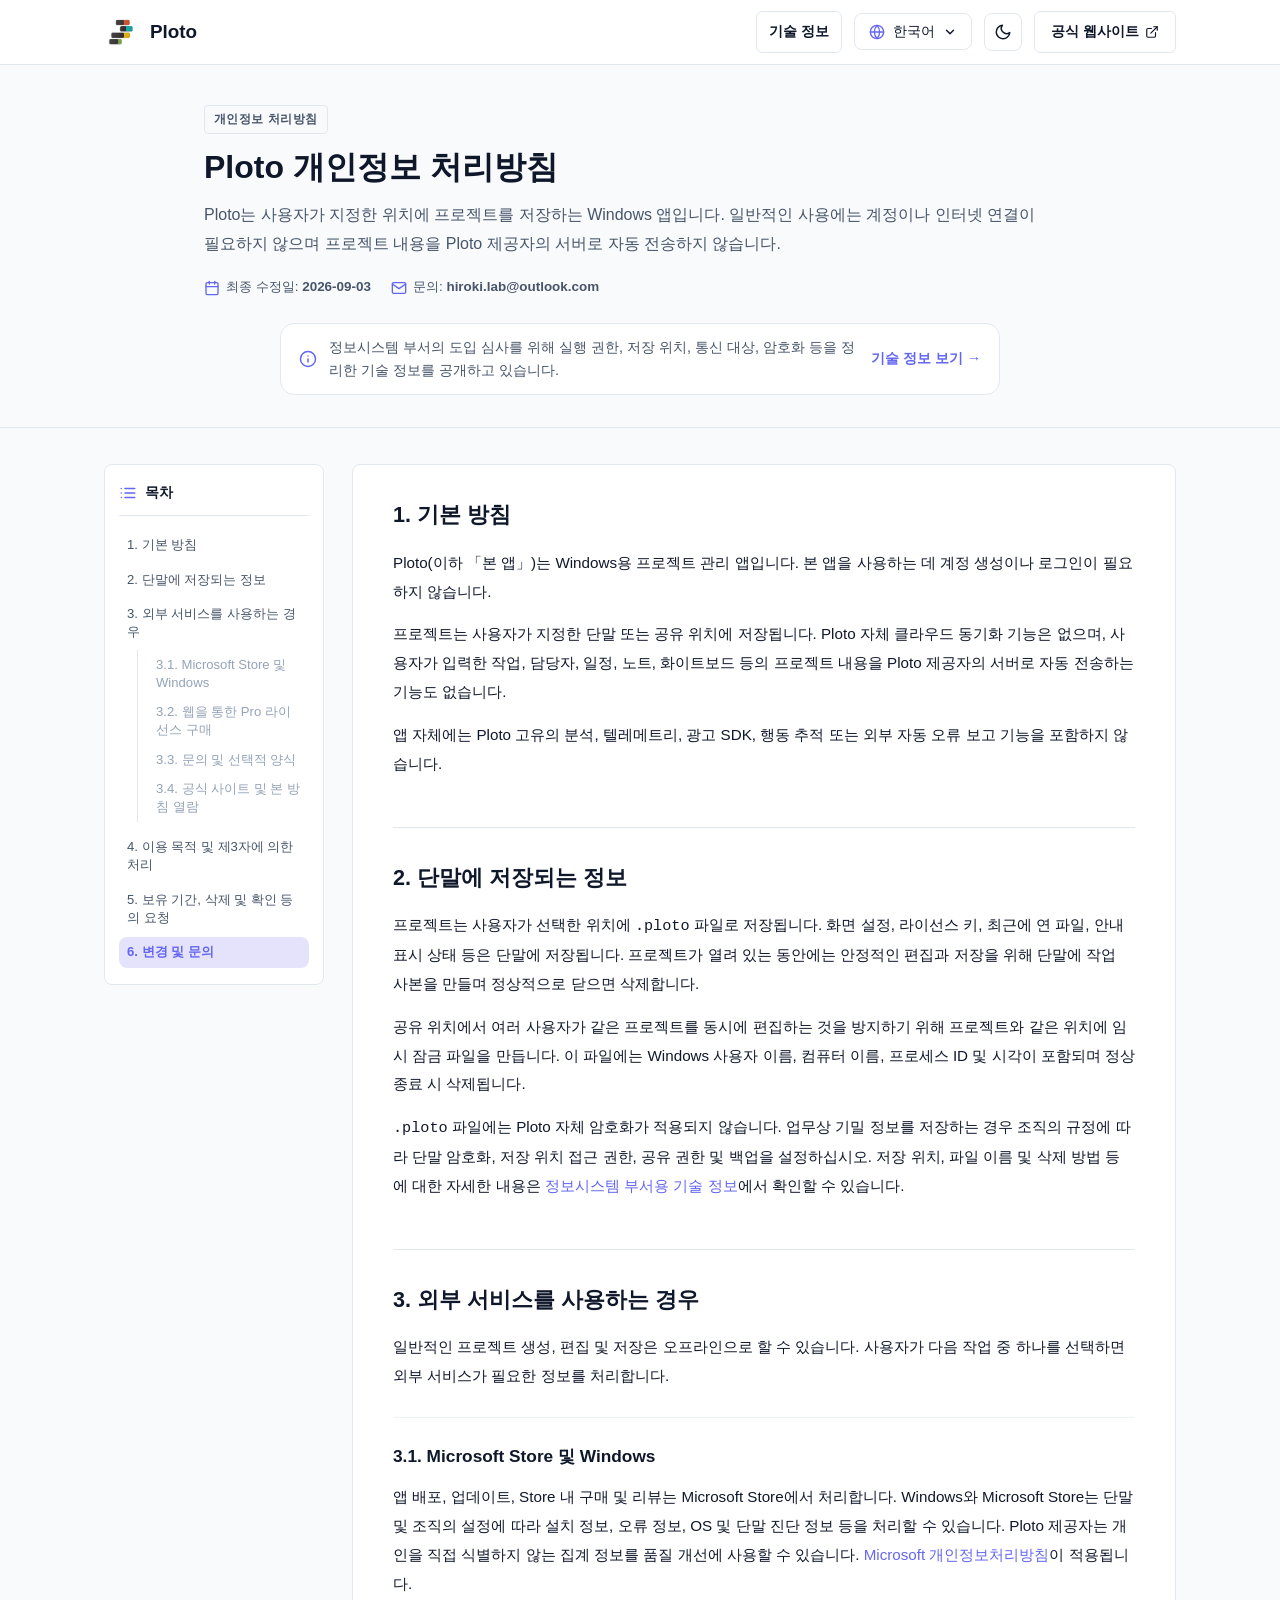
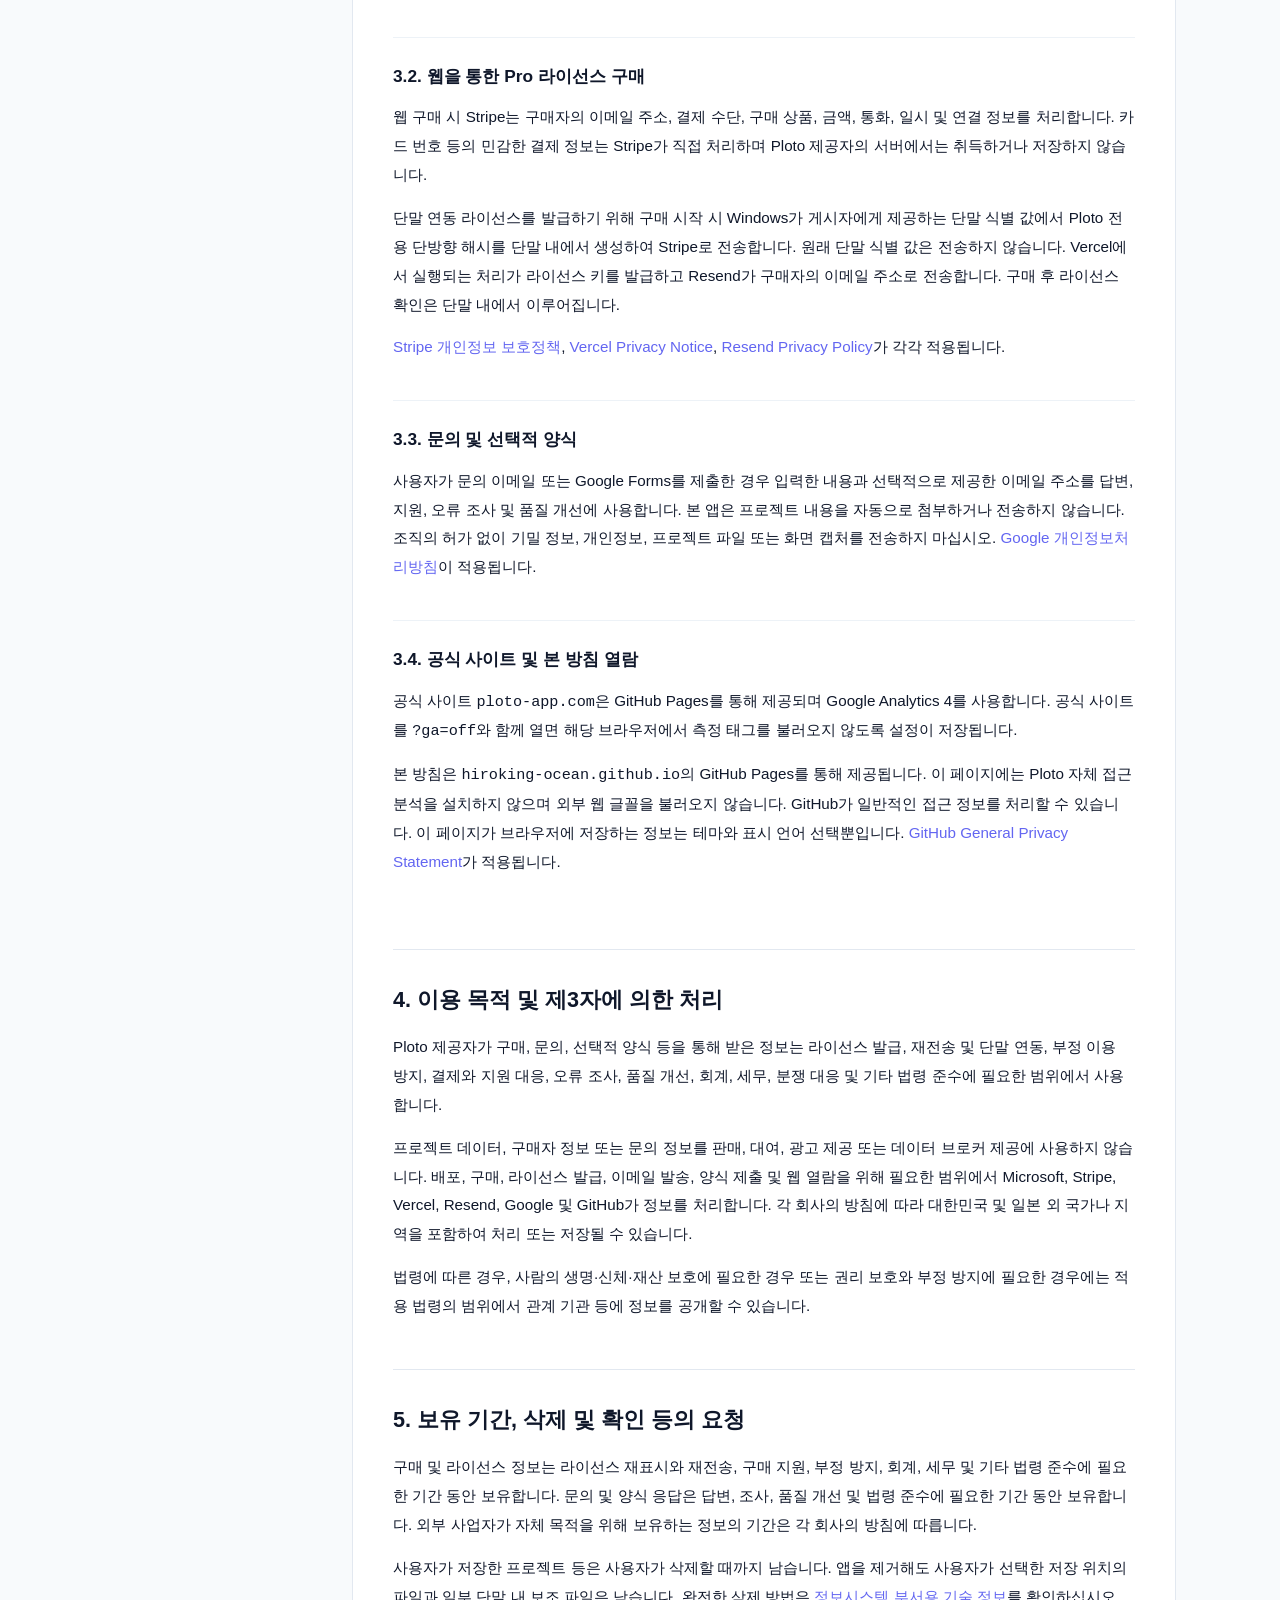
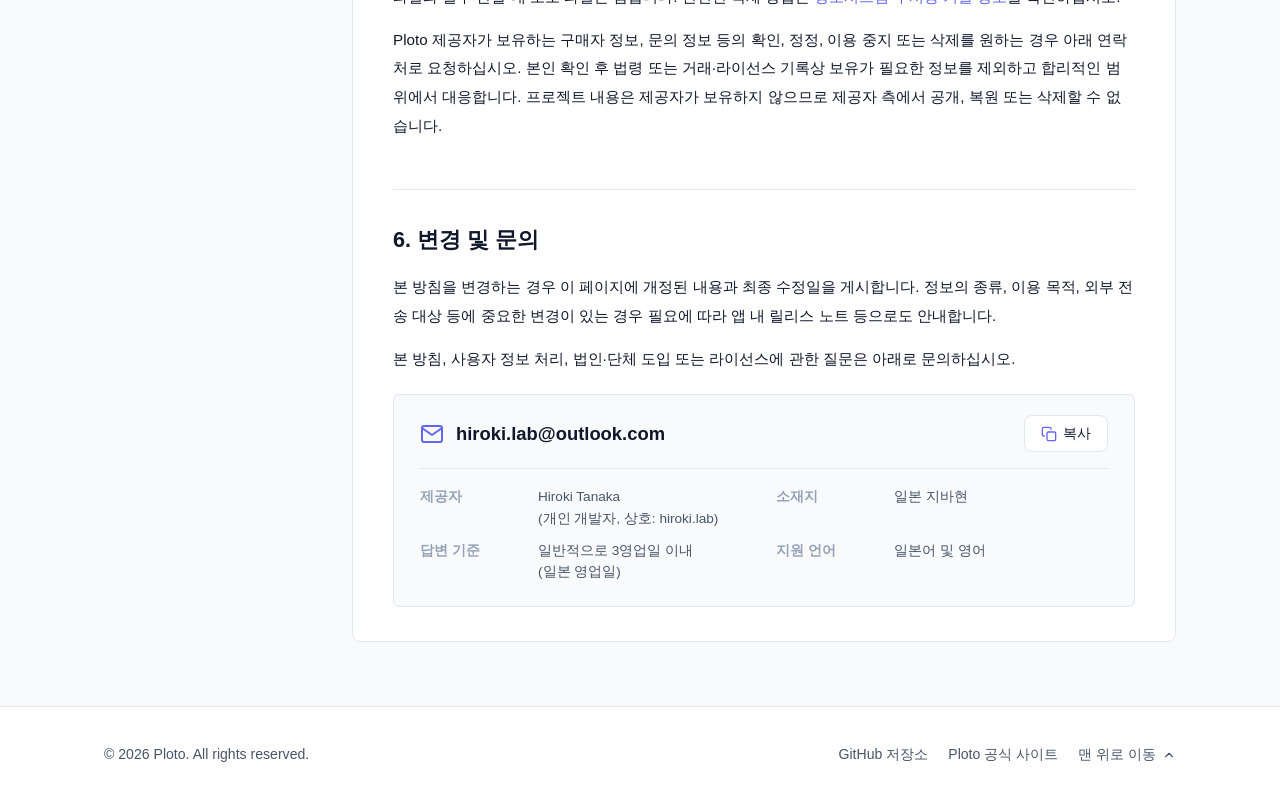
<file: ko/index.html>
<!DOCTYPE html>
<html lang="ko" data-theme="light">
<head>
  <meta charset="UTF-8" />
  <meta name="viewport" content="width=device-width, initial-scale=1.0" />
  <title>개인정보 처리방침 - Ploto</title>
  <meta name="description" content="Ploto 개인정보 처리방침. 프로젝트 저장 위치, 외부 서비스 사용, 구매 및 문의 시 정보 처리 방법을 설명합니다." />
  <link rel="canonical" href="https://hiroking-ocean.github.io/ploto-privacy/ko/" />
  <link rel="alternate" hreflang="ja" href="https://hiroking-ocean.github.io/ploto-privacy/" />
  <link rel="alternate" hreflang="en" href="https://hiroking-ocean.github.io/ploto-privacy/en/" />
  <link rel="alternate" hreflang="de" href="https://hiroking-ocean.github.io/ploto-privacy/de/" />
  <link rel="alternate" hreflang="fr" href="https://hiroking-ocean.github.io/ploto-privacy/fr/" />
  <link rel="alternate" hreflang="es" href="https://hiroking-ocean.github.io/ploto-privacy/es/" />
  <link rel="alternate" hreflang="ko" href="https://hiroking-ocean.github.io/ploto-privacy/ko/" />
  <link rel="alternate" hreflang="pt-br" href="https://hiroking-ocean.github.io/ploto-privacy/pt-br/" />
  <link rel="alternate" hreflang="x-default" href="https://hiroking-ocean.github.io/ploto-privacy/" />

  <!-- Open Graph / Social Meta -->
  <meta property="og:type" content="website" />
  <meta property="og:url" content="https://hiroking-ocean.github.io/ploto-privacy/ko/" />
  <meta property="og:title" content="개인정보 처리방침 - Ploto" />
  <meta property="og:description" content="Ploto 개인정보 처리방침. 프로젝트 저장 위치, 외부 서비스 사용, 구매 및 문의 시 정보 처리 방법을 설명합니다." />
  <meta property="og:locale" content="ko_KR" />
  <meta property="og:site_name" content="Ploto" />
  <meta property="og:image" content="https://hiroking-ocean.github.io/ploto-privacy/assets/app-icon.svg" />
  <meta name="twitter:card" content="summary" />
  <meta name="twitter:title" content="개인정보 처리방침 - Ploto" />
  <meta name="twitter:description" content="Ploto 개인정보 처리방침. 프로젝트 저장 위치, 외부 서비스 사용, 구매 및 문의 시 정보 처리 방법을 설명합니다." />

  <!-- Favicon -->
  <link rel="icon" type="image/svg+xml" href="../assets/app-icon.svg" />

  <!-- Stylesheet -->
  <link rel="stylesheet" href="../styles.css" />

</head>
<body class="document-layout privacy-document">
  <!-- Header -->
  <header class="header">
    <div class="container header-container">
      <a href="https://hiroking-ocean.github.io/ploto-privacy/ko/" class="brand-link" aria-label="Ploto Home">
        <img src="../assets/logo.svg" alt="Ploto Logo" class="brand-logo" />
        <span class="brand-title">Ploto</span>
      </a>

      <div class="header-actions">
        <a href="./it/" class="secondary-link-btn">기술 정보</a>
        <!-- Language Selector -->
        <div class="lang-selector">
          <button class="lang-btn" id="lang-btn" aria-haspopup="true" aria-expanded="false" aria-label="언어">
            <svg class="lang-icon" viewBox="0 0 24 24" fill="none" stroke="currentColor" stroke-width="2" stroke-linecap="round" stroke-linejoin="round">
              <circle cx="12" cy="12" r="10"></circle>
              <line x1="2" y1="12" x2="22" y2="12"></line>
              <path d="M12 2a15.3 15.3 0 0 1 4 10 15.3 15.3 0 0 1-4 10 15.3 15.3 0 0 1-4-10 15.3 15.3 0 0 1 4-10z"></path>
            </svg>
            <span>한국어</span>
            <svg class="lang-arrow" viewBox="0 0 24 24" fill="none" stroke="currentColor" stroke-width="2.5" stroke-linecap="round" stroke-linejoin="round">
              <polyline points="6 9 12 15 18 9"></polyline>
            </svg>
          </button>
          <ul class="lang-dropdown" id="lang-dropdown">
            <li class="lang-item"><a href="../" data-lang="ja">日本語</a></li>
            <li class="lang-item"><a href="../en/" data-lang="en">English</a></li>
            <li class="lang-item"><a href="../de/" data-lang="de">Deutsch</a></li>
            <li class="lang-item"><a href="../fr/" data-lang="fr">Français</a></li>
            <li class="lang-item"><a href="../es/" data-lang="es">Español</a></li>
            <li class="lang-item active"><a href="../ko/" data-lang="ko">한국어</a></li>
            <li class="lang-item"><a href="../pt-br/" data-lang="pt-BR">Português (Brasil)</a></li>
          </ul>
        </div>

        <!-- Theme Toggle -->
        <button class="theme-btn" id="theme-toggle-btn" aria-label="라이트 모드">
          <svg class="theme-icon" viewBox="0 0 24 24" fill="none" stroke="currentColor" stroke-width="2" stroke-linecap="round" stroke-linejoin="round">
            <circle cx="12" cy="12" r="5"></circle>
            <line x1="12" y1="1" x2="12" y2="3"></line>
            <line x1="12" y1="21" x2="12" y2="23"></line>
            <line x1="4.22" y1="4.22" x2="5.64" y2="5.64"></line>
            <line x1="18.36" y1="18.36" x2="19.78" y2="19.78"></line>
            <line x1="1" y1="12" x2="3" y2="12"></line>
            <line x1="21" y1="12" x2="23" y2="12"></line>
            <line x1="4.22" y1="19.78" x2="5.64" y2="18.36"></line>
            <line x1="18.36" y1="5.64" x2="19.78" y2="4.22"></line>
          </svg>
        </button>

        <!-- Product LP Link -->
        <a href="https://ploto-app.com/" class="lp-link-btn" target="_blank" rel="noopener noreferrer">
          <span>공식 웹사이트</span>
          <svg style="width:14px;height:14px;" viewBox="0 0 24 24" fill="none" stroke="currentColor" stroke-width="2" stroke-linecap="round" stroke-linejoin="round">
            <path d="M18 13v6a2 2 0 0 1-2 2H5a2 2 0 0 1-2-2V8a2 2 0 0 1 2-2h6"></path>
            <polyline points="15 3 21 3 21 9"></polyline>
            <line x1="10" y1="14" x2="21" y2="3"></line>
          </svg>
        </a>
      </div>
    </div>
  </header>

  <!-- Hero -->
  <section class="hero">
    <div class="container hero-content">
      <div class="badge">
        <svg class="badge-icon" viewBox="0 0 24 24" fill="none" stroke="currentColor" stroke-width="2" stroke-linecap="round" stroke-linejoin="round">
          <path d="M12 22s8-4 8-10V5l-8-3-8 3v7c0 6 8 10 8 10z"></path>
        </svg>
        <span>개인정보 처리방침</span>
      </div>
      <h1 class="hero-title">Ploto 개인정보 처리방침</h1>
      <p class="hero-desc">Ploto는 사용자가 지정한 위치에 프로젝트를 저장하는 Windows 앱입니다. 일반적인 사용에는 계정이나 인터넷 연결이 필요하지 않으며 프로젝트 내용을 Ploto 제공자의 서버로 자동 전송하지 않습니다.</p>
      
      <div class="hero-meta">
        <div class="meta-item">
          <svg class="meta-icon" viewBox="0 0 24 24" fill="none" stroke="currentColor" stroke-width="2" stroke-linecap="round" stroke-linejoin="round">
            <rect x="3" y="4" width="18" height="18" rx="2" ry="2"></rect>
            <line x1="16" y1="2" x2="16" y2="6"></line>
            <line x1="8" y1="2" x2="8" y2="6"></line>
            <line x1="3" y1="10" x2="21" y2="10"></line>
          </svg>
          <span>최종 수정일: <strong>2026-09-03</strong></span>
        </div>
        <div class="meta-item">
          <svg class="meta-icon" viewBox="0 0 24 24" fill="none" stroke="currentColor" stroke-width="2" stroke-linecap="round" stroke-linejoin="round">
            <path d="M4 4h16c1.1 0 2 .9 2 2v12c0 1.1-.9 2-2 2H4c-1.1 0-2-.9-2-2V6c0-1.1.9-2 2-2z"></path>
            <polyline points="22,6 12,13 2,6"></polyline>
          </svg>
          <span>문의: <strong>hiroki.lab@outlook.com</strong></span>
        </div>
      </div>
      <div class="hero-notice">
        <svg class="hero-notice-icon" viewBox="0 0 24 24" fill="none" stroke="currentColor" stroke-width="2" stroke-linecap="round" stroke-linejoin="round">
          <circle cx="12" cy="12" r="10"></circle>
          <line x1="12" y1="16" x2="12" y2="12"></line>
          <line x1="12" y1="8" x2="12.01" y2="8"></line>
        </svg>
        <p class="hero-notice-text">정보시스템 부서의 도입 심사를 위해 실행 권한, 저장 위치, 통신 대상, 암호화 등을 정리한 기술 정보를 공개하고 있습니다.</p>
        <a href="./it/" class="hero-notice-link">기술 정보 보기</a>
      </div>
    </div>
  </section>

  <!-- Main Policy Section -->
  <main class="container policy-layout">
    <!-- Sticky Table of Contents -->
    <aside class="toc-sidebar">
      <div class="toc-header">
        <svg class="toc-header-icon" viewBox="0 0 24 24" fill="none" stroke="currentColor" stroke-width="2" stroke-linecap="round" stroke-linejoin="round">
          <line x1="8" y1="6" x2="21" y2="6"></line>
          <line x1="8" y1="12" x2="21" y2="12"></line>
          <line x1="8" y1="18" x2="21" y2="18"></line>
          <line x1="3" y1="6" x2="3.01" y2="6"></line>
          <line x1="3" y1="12" x2="3.01" y2="12"></line>
          <line x1="3" y1="18" x2="3.01" y2="18"></line>
        </svg>
        <span>목차</span>
      </div>
      <ul class="toc-list">

              <li class="toc-item"><a href="#principles">1. 기본 방침</a></li>

              <li class="toc-item"><a href="#local-data">2. 단말에 저장되는 정보</a></li>

              <li class="toc-item"><a href="#external-services">3. 외부 서비스를 사용하는 경우</a><ul class="toc-sublist"><li><a href="#microsoft">3.1. Microsoft Store 및 Windows</a></li><li><a href="#purchase">3.2. 웹을 통한 Pro 라이선스 구매</a></li><li><a href="#feedback">3.3. 문의 및 선택적 양식</a></li><li><a href="#websites">3.4. 공식 사이트 및 본 방침 열람</a></li></ul></li>

              <li class="toc-item"><a href="#use-and-sharing">4. 이용 목적 및 제3자에 의한 처리</a></li>

              <li class="toc-item"><a href="#retention">5. 보유 기간, 삭제 및 확인 등의 요청</a></li>

              <li class="toc-item"><a href="#changes">6. 변경 및 문의</a></li>
      </ul>
    </aside>

    <!-- Content Articles -->
    <div class="policy-content">

        <article class="section-card" id="principles">
          <h2 class="section-title">1. 기본 방침</h2>
          <div class="section-body">
                      <p>Ploto(이하 「본 앱」)는 Windows용 프로젝트 관리 앱입니다. 본 앱을 사용하는 데 계정 생성이나 로그인이 필요하지 않습니다.</p>
          <p>프로젝트는 사용자가 지정한 단말 또는 공유 위치에 저장됩니다. Ploto 자체 클라우드 동기화 기능은 없으며, 사용자가 입력한 작업, 담당자, 일정, 노트, 화이트보드 등의 프로젝트 내용을 Ploto 제공자의 서버로 자동 전송하는 기능도 없습니다.</p>
          <p>앱 자체에는 Ploto 고유의 분석, 텔레메트리, 광고 SDK, 행동 추적 또는 외부 자동 오류 보고 기능을 포함하지 않습니다.</p>
            
            
          </div>
        </article>

        <article class="section-card" id="local-data">
          <h2 class="section-title">2. 단말에 저장되는 정보</h2>
          <div class="section-body">
                      <p>프로젝트는 사용자가 선택한 위치에 <code>.ploto</code> 파일로 저장됩니다. 화면 설정, 라이선스 키, 최근에 연 파일, 안내 표시 상태 등은 단말에 저장됩니다. 프로젝트가 열려 있는 동안에는 안정적인 편집과 저장을 위해 단말에 작업 사본을 만들며 정상적으로 닫으면 삭제합니다.</p>
          <p>공유 위치에서 여러 사용자가 같은 프로젝트를 동시에 편집하는 것을 방지하기 위해 프로젝트와 같은 위치에 임시 잠금 파일을 만듭니다. 이 파일에는 Windows 사용자 이름, 컴퓨터 이름, 프로세스 ID 및 시각이 포함되며 정상 종료 시 삭제됩니다.</p>
          <p><code>.ploto</code> 파일에는 Ploto 자체 암호화가 적용되지 않습니다. 업무상 기밀 정보를 저장하는 경우 조직의 규정에 따라 단말 암호화, 저장 위치 접근 권한, 공유 권한 및 백업을 설정하십시오. 저장 위치, 파일 이름 및 삭제 방법 등에 대한 자세한 내용은 <a href="./it/" target="_blank" rel="noopener noreferrer">정보시스템 부서용 기술 정보</a>에서 확인할 수 있습니다.</p>
            
            
          </div>
        </article>

        <article class="section-card" id="external-services">
          <h2 class="section-title">3. 외부 서비스를 사용하는 경우</h2>
          <div class="section-body">
                      <p>일반적인 프로젝트 생성, 편집 및 저장은 오프라인으로 할 수 있습니다. 사용자가 다음 작업 중 하나를 선택하면 외부 서비스가 필요한 정보를 처리합니다.</p>
            
          <div class="subsections">
            
            <div class="subsection-card" id="microsoft">
              <h3 class="subsection-title">3.1. Microsoft Store 및 Windows</h3>
                            <p>앱 배포, 업데이트, Store 내 구매 및 리뷰는 Microsoft Store에서 처리합니다. Windows와 Microsoft Store는 단말 및 조직의 설정에 따라 설치 정보, 오류 정보, OS 및 단말 진단 정보 등을 처리할 수 있습니다. Ploto 제공자는 개인을 직접 식별하지 않는 집계 정보를 품질 개선에 사용할 수 있습니다. <a href="https://www.microsoft.com/ko-kr/privacy/privacystatement" target="_blank" rel="noopener noreferrer">Microsoft 개인정보처리방침</a>이 적용됩니다.</p>
            </div>

            <div class="subsection-card" id="purchase">
              <h3 class="subsection-title">3.2. 웹을 통한 Pro 라이선스 구매</h3>
                            <p>웹 구매 시 Stripe는 구매자의 이메일 주소, 결제 수단, 구매 상품, 금액, 통화, 일시 및 연결 정보를 처리합니다. 카드 번호 등의 민감한 결제 정보는 Stripe가 직접 처리하며 Ploto 제공자의 서버에서는 취득하거나 저장하지 않습니다.</p>
              <p>단말 연동 라이선스를 발급하기 위해 구매 시작 시 Windows가 게시자에게 제공하는 단말 식별 값에서 Ploto 전용 단방향 해시를 단말 내에서 생성하여 Stripe로 전송합니다. 원래 단말 식별 값은 전송하지 않습니다. Vercel에서 실행되는 처리가 라이선스 키를 발급하고 Resend가 구매자의 이메일 주소로 전송합니다. 구매 후 라이선스 확인은 단말 내에서 이루어집니다.</p>
              <p><a href="https://stripe.com/privacy" target="_blank" rel="noopener noreferrer">Stripe 개인정보 보호정책</a>, <a href="https://vercel.com/legal/privacy-notice" target="_blank" rel="noopener noreferrer">Vercel Privacy Notice</a>, <a href="https://resend.com/legal/privacy-policy" target="_blank" rel="noopener noreferrer">Resend Privacy Policy</a>가 각각 적용됩니다.</p>
            </div>

            <div class="subsection-card" id="feedback">
              <h3 class="subsection-title">3.3. 문의 및 선택적 양식</h3>
                            <p>사용자가 문의 이메일 또는 Google Forms를 제출한 경우 입력한 내용과 선택적으로 제공한 이메일 주소를 답변, 지원, 오류 조사 및 품질 개선에 사용합니다. 본 앱은 프로젝트 내용을 자동으로 첨부하거나 전송하지 않습니다. 조직의 허가 없이 기밀 정보, 개인정보, 프로젝트 파일 또는 화면 캡처를 전송하지 마십시오. <a href="https://policies.google.com/privacy?hl=ko" target="_blank" rel="noopener noreferrer">Google 개인정보처리방침</a>이 적용됩니다.</p>
            </div>

            <div class="subsection-card" id="websites">
              <h3 class="subsection-title">3.4. 공식 사이트 및 본 방침 열람</h3>
                            <p>공식 사이트 <code>ploto-app.com</code>은 GitHub Pages를 통해 제공되며 Google Analytics 4를 사용합니다. 공식 사이트를 <code>?ga=off</code>와 함께 열면 해당 브라우저에서 측정 태그를 불러오지 않도록 설정이 저장됩니다.</p>
              <p>본 방침은 <code>hiroking-ocean.github.io</code>의 GitHub Pages를 통해 제공됩니다. 이 페이지에는 Ploto 자체 접근 분석을 설치하지 않으며 외부 웹 글꼴을 불러오지 않습니다. GitHub가 일반적인 접근 정보를 처리할 수 있습니다. 이 페이지가 브라우저에 저장하는 정보는 테마와 표시 언어 선택뿐입니다. <a href="https://docs.github.com/en/site-policy/privacy-policies/github-general-privacy-statement" target="_blank" rel="noopener noreferrer">GitHub General Privacy Statement</a>가 적용됩니다.</p>
            </div>
          </div>
            
          </div>
        </article>

        <article class="section-card" id="use-and-sharing">
          <h2 class="section-title">4. 이용 목적 및 제3자에 의한 처리</h2>
          <div class="section-body">
                      <p>Ploto 제공자가 구매, 문의, 선택적 양식 등을 통해 받은 정보는 라이선스 발급, 재전송 및 단말 연동, 부정 이용 방지, 결제와 지원 대응, 오류 조사, 품질 개선, 회계, 세무, 분쟁 대응 및 기타 법령 준수에 필요한 범위에서 사용합니다.</p>
          <p>프로젝트 데이터, 구매자 정보 또는 문의 정보를 판매, 대여, 광고 제공 또는 데이터 브로커 제공에 사용하지 않습니다. 배포, 구매, 라이선스 발급, 이메일 발송, 양식 제출 및 웹 열람을 위해 필요한 범위에서 Microsoft, Stripe, Vercel, Resend, Google 및 GitHub가 정보를 처리합니다. 각 회사의 방침에 따라 대한민국 및 일본 외 국가나 지역을 포함하여 처리 또는 저장될 수 있습니다.</p>
          <p>법령에 따른 경우, 사람의 생명·신체·재산 보호에 필요한 경우 또는 권리 보호와 부정 방지에 필요한 경우에는 적용 법령의 범위에서 관계 기관 등에 정보를 공개할 수 있습니다.</p>
            
            
          </div>
        </article>

        <article class="section-card" id="retention">
          <h2 class="section-title">5. 보유 기간, 삭제 및 확인 등의 요청</h2>
          <div class="section-body">
                      <p>구매 및 라이선스 정보는 라이선스 재표시와 재전송, 구매 지원, 부정 방지, 회계, 세무 및 기타 법령 준수에 필요한 기간 동안 보유합니다. 문의 및 양식 응답은 답변, 조사, 품질 개선 및 법령 준수에 필요한 기간 동안 보유합니다. 외부 사업자가 자체 목적을 위해 보유하는 정보의 기간은 각 회사의 방침에 따릅니다.</p>
          <p>사용자가 저장한 프로젝트 등은 사용자가 삭제할 때까지 남습니다. 앱을 제거해도 사용자가 선택한 저장 위치의 파일과 일부 단말 내 보조 파일은 남습니다. 완전한 삭제 방법은 <a href="./it/#removal" target="_blank" rel="noopener noreferrer">정보시스템 부서용 기술 정보</a>를 확인하십시오.</p>
          <p>Ploto 제공자가 보유하는 구매자 정보, 문의 정보 등의 확인, 정정, 이용 중지 또는 삭제를 원하는 경우 아래 연락처로 요청하십시오. 본인 확인 후 법령 또는 거래·라이선스 기록상 보유가 필요한 정보를 제외하고 합리적인 범위에서 대응합니다. 프로젝트 내용은 제공자가 보유하지 않으므로 제공자 측에서 공개, 복원 또는 삭제할 수 없습니다.</p>
            
            
          </div>
        </article>

        <article class="section-card" id="changes">
          <h2 class="section-title">6. 변경 및 문의</h2>
          <div class="section-body">
                      <p>본 방침을 변경하는 경우 이 페이지에 개정된 내용과 최종 수정일을 게시합니다. 정보의 종류, 이용 목적, 외부 전송 대상 등에 중요한 변경이 있는 경우 필요에 따라 앱 내 릴리스 노트 등으로도 안내합니다.</p>
          <p>본 방침, 사용자 정보 처리, 법인·단체 도입 또는 라이선스에 관한 질문은 아래로 문의하십시오.</p>
            
            
          <div class="contact-box">
            <div class="contact-email-wrap">
              <svg class="contact-icon" viewBox="0 0 24 24" fill="none" stroke="currentColor" stroke-width="2" stroke-linecap="round" stroke-linejoin="round">
                <path d="M4 4h16c1.1 0 2 .9 2 2v12c0 1.1-.9 2-2 2H4c-1.1 0-2-.9-2-2V6c0-1.1.9-2 2-2z"></path>
                <polyline points="22,6 12,13 2,6"></polyline>
              </svg>
              <span class="contact-email">hiroki.lab@outlook.com</span>
            </div>
            <button class="copy-btn" id="copy-email-btn" data-copy="hiroki.lab@outlook.com" data-copied-label="복사되었습니다">
              <svg class="contact-icon" style="width:16px;height:16px;" viewBox="0 0 24 24" fill="none" stroke="currentColor" stroke-width="2" stroke-linecap="round" stroke-linejoin="round">
                <rect x="9" y="9" width="13" height="13" rx="2" ry="2"></rect>
                <path d="M5 15H4a2 2 0 0 1-2-2V4a2 2 0 0 1 2-2h9a2 2 0 0 1 2 2v1"></path>
              </svg>
              <span>복사</span>
            </button>
            <dl class="contact-meta">
              <div class="contact-meta-row">
                <dt>제공자</dt>
                <dd>Hiroki Tanaka<span class="contact-meta-note">(개인 개발자, 상호: hiroki.lab)</span></dd>
              </div>

              <div class="contact-meta-row">
                <dt>소재지</dt>
                <dd>일본 지바현</dd>
              </div>

              <div class="contact-meta-row">
                <dt>답변 기준</dt>
                <dd>일반적으로 3영업일 이내<span class="contact-meta-note">(일본 영업일)</span></dd>
              </div>

              <div class="contact-meta-row">
                <dt>지원 언어</dt>
                <dd>일본어 및 영어</dd>
              </div>
            </dl>
          </div>
          </div>
        </article>
    </div>
  </main>

  <!-- Footer -->
  <footer class="footer">
    <div class="container footer-container">
      <div>© 2026 Ploto. All rights reserved.</div>
      <div class="footer-links">
        <a href="https://github.com/hiroking-ocean/ploto-privacy" class="footer-link" target="_blank" rel="noopener noreferrer">GitHub 저장소</a>
        <a href="https://ploto-app.com/" class="footer-link" target="_blank" rel="noopener noreferrer">Ploto 공식 사이트</a>
        <a href="#top" class="back-to-top-btn" id="back-to-top-btn">
          <span>맨 위로 이동</span>
          <svg style="width:14px;height:14px;" viewBox="0 0 24 24" fill="none" stroke="currentColor" stroke-width="2" stroke-linecap="round" stroke-linejoin="round">
            <polyline points="18 15 12 9 6 15"></polyline>
          </svg>
        </a>
      </div>
    </div>
  </footer>

  <!-- Script -->
  <script src="../app.js"></script>
</body>
</html>
</file>
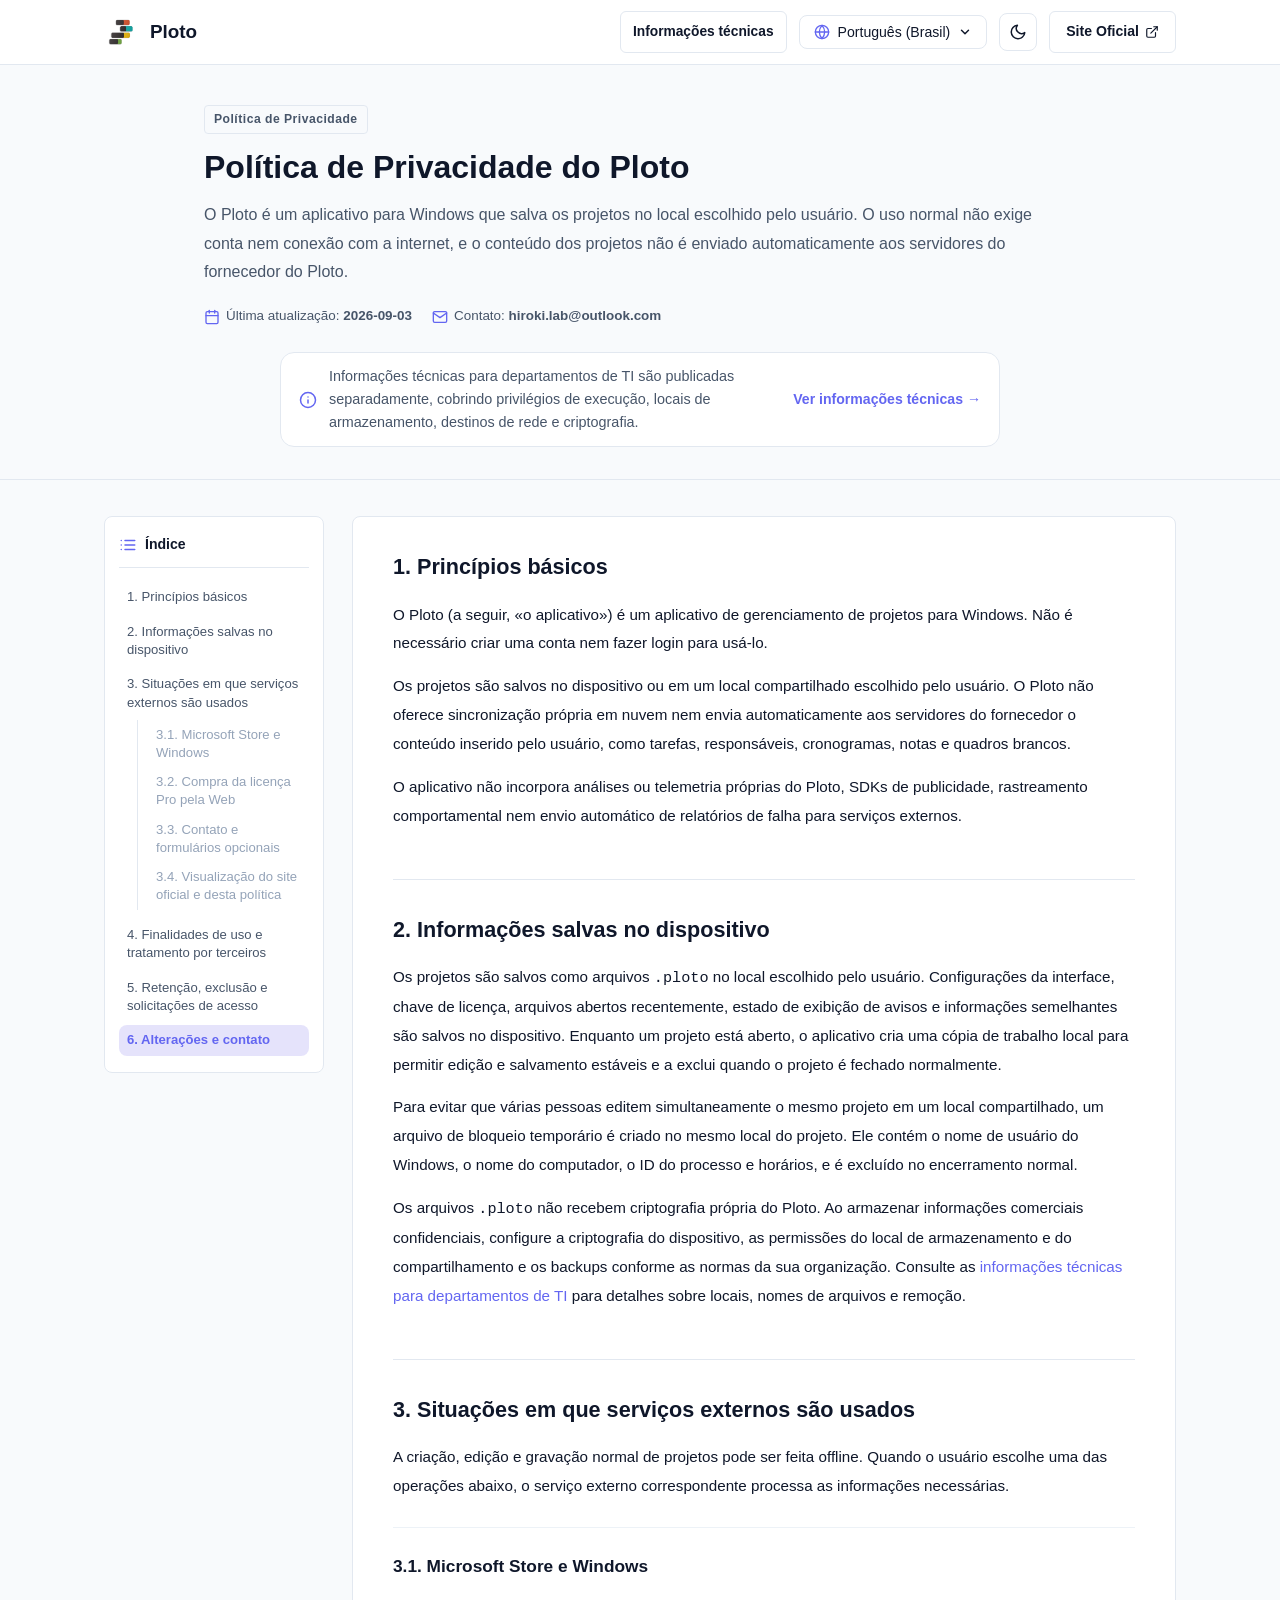
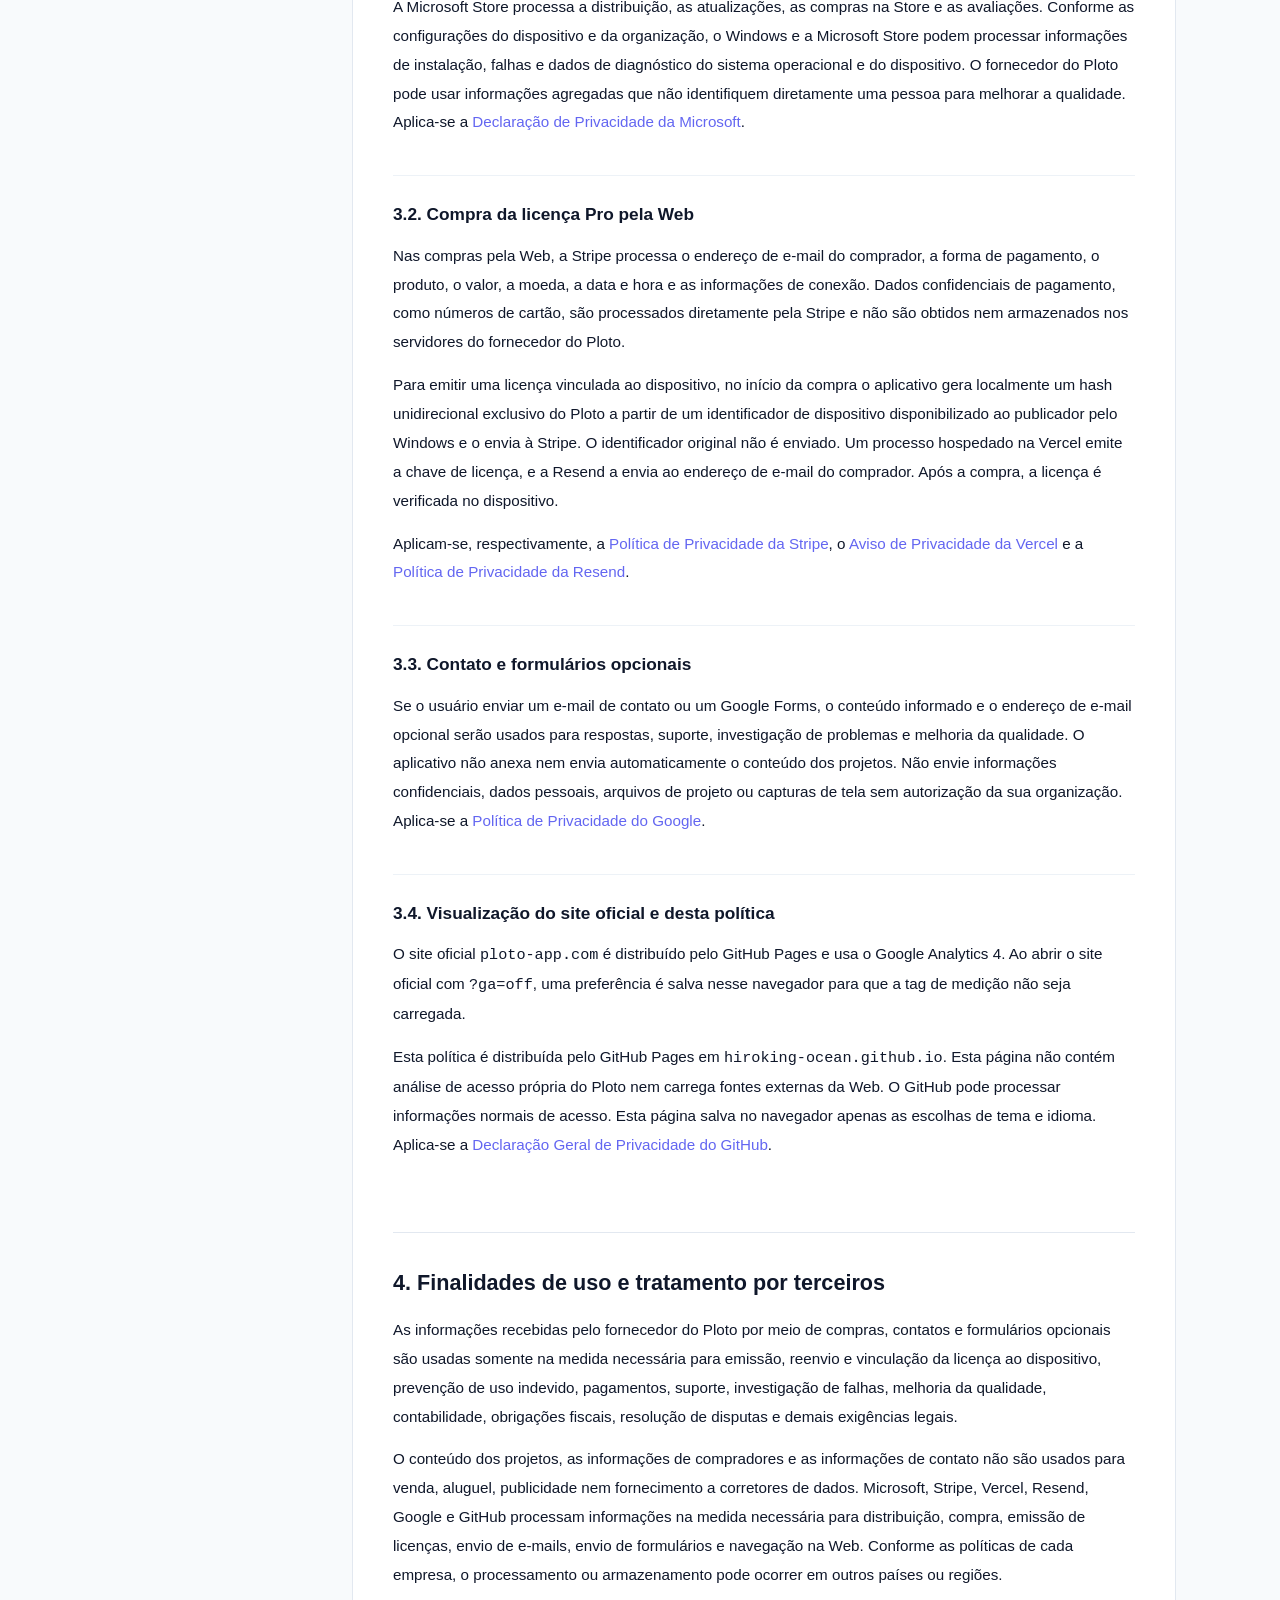
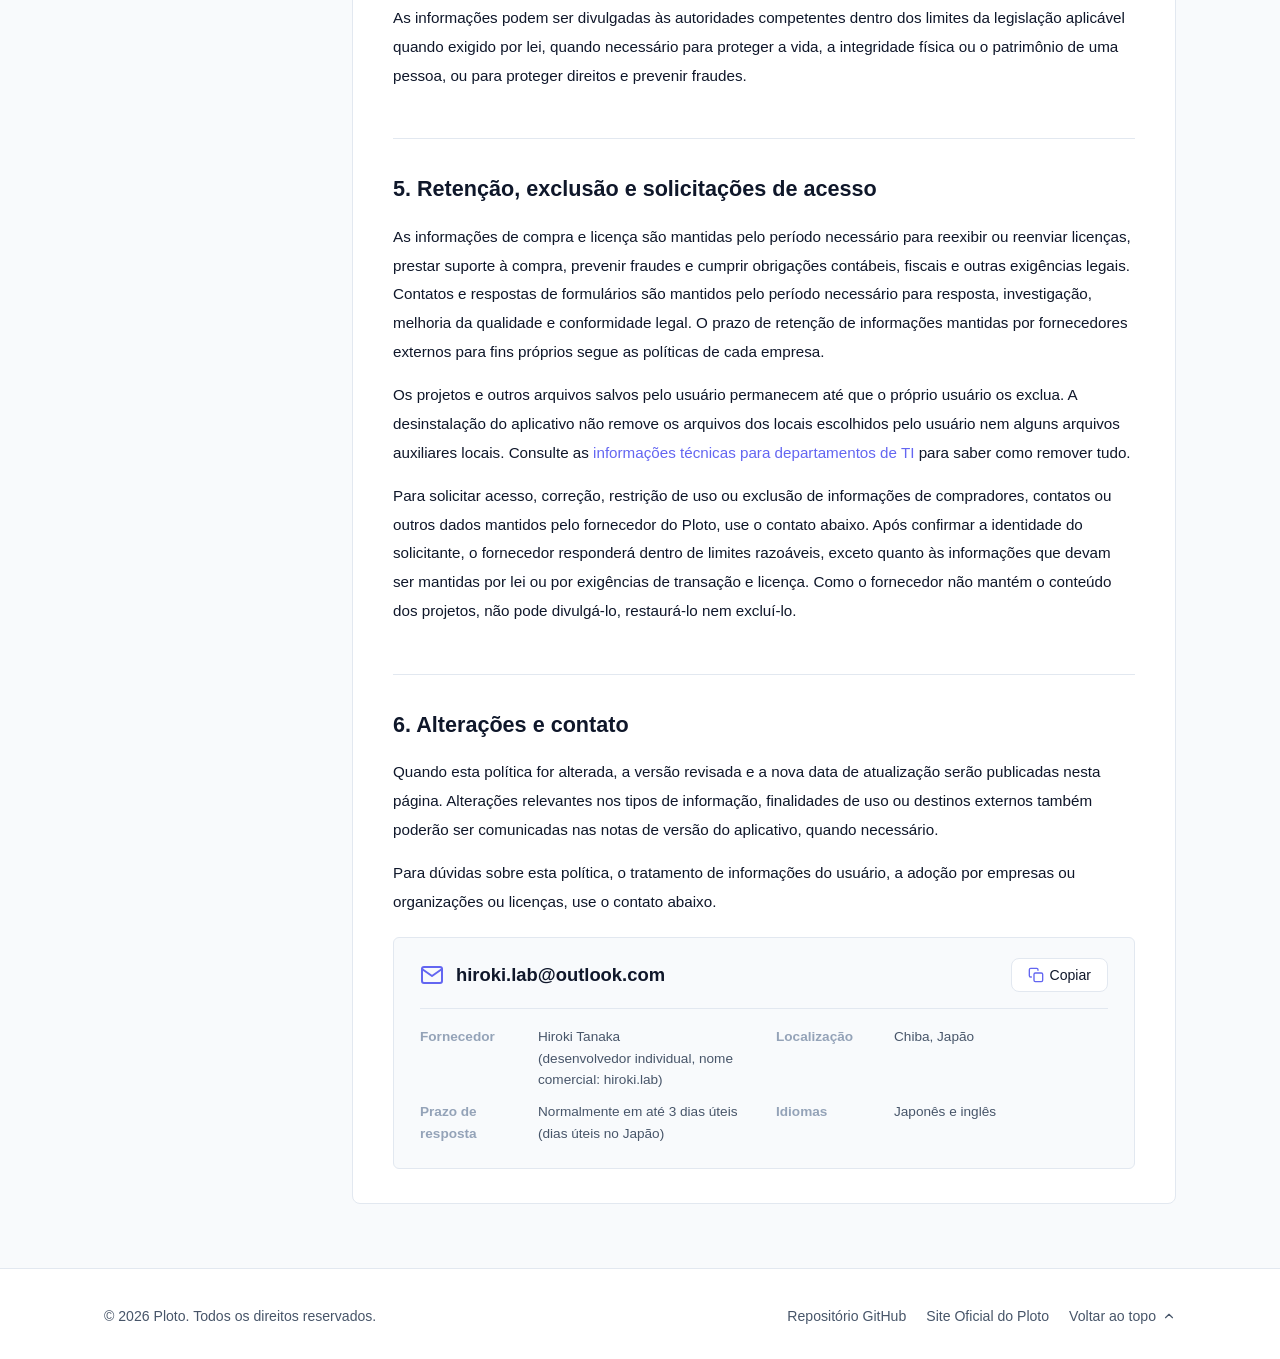
<file: pt-br/index.html>
<!DOCTYPE html>
<html lang="pt-BR" data-theme="light">
<head>
  <meta charset="UTF-8" />
  <meta name="viewport" content="width=device-width, initial-scale=1.0" />
  <title>Política de Privacidade - Ploto</title>
  <meta name="description" content="Política de Privacidade do Ploto. Explica onde os projetos são salvos, o uso de serviços externos e o tratamento de informações durante compras e contatos." />
  <link rel="canonical" href="https://hiroking-ocean.github.io/ploto-privacy/pt-br/" />
  <link rel="alternate" hreflang="ja" href="https://hiroking-ocean.github.io/ploto-privacy/" />
  <link rel="alternate" hreflang="en" href="https://hiroking-ocean.github.io/ploto-privacy/en/" />
  <link rel="alternate" hreflang="de" href="https://hiroking-ocean.github.io/ploto-privacy/de/" />
  <link rel="alternate" hreflang="fr" href="https://hiroking-ocean.github.io/ploto-privacy/fr/" />
  <link rel="alternate" hreflang="es" href="https://hiroking-ocean.github.io/ploto-privacy/es/" />
  <link rel="alternate" hreflang="ko" href="https://hiroking-ocean.github.io/ploto-privacy/ko/" />
  <link rel="alternate" hreflang="pt-br" href="https://hiroking-ocean.github.io/ploto-privacy/pt-br/" />
  <link rel="alternate" hreflang="x-default" href="https://hiroking-ocean.github.io/ploto-privacy/" />

  <!-- Open Graph / Social Meta -->
  <meta property="og:type" content="website" />
  <meta property="og:url" content="https://hiroking-ocean.github.io/ploto-privacy/pt-br/" />
  <meta property="og:title" content="Política de Privacidade - Ploto" />
  <meta property="og:description" content="Política de Privacidade do Ploto. Explica onde os projetos são salvos, o uso de serviços externos e o tratamento de informações durante compras e contatos." />
  <meta property="og:locale" content="pt_BR" />
  <meta property="og:site_name" content="Ploto" />
  <meta property="og:image" content="https://hiroking-ocean.github.io/ploto-privacy/assets/app-icon.svg" />
  <meta name="twitter:card" content="summary" />
  <meta name="twitter:title" content="Política de Privacidade - Ploto" />
  <meta name="twitter:description" content="Política de Privacidade do Ploto. Explica onde os projetos são salvos, o uso de serviços externos e o tratamento de informações durante compras e contatos." />

  <!-- Favicon -->
  <link rel="icon" type="image/svg+xml" href="../assets/app-icon.svg" />

  <!-- Stylesheet -->
  <link rel="stylesheet" href="../styles.css" />

</head>
<body class="document-layout privacy-document">
  <!-- Header -->
  <header class="header">
    <div class="container header-container">
      <a href="https://hiroking-ocean.github.io/ploto-privacy/pt-br/" class="brand-link" aria-label="Ploto Home">
        <img src="../assets/logo.svg" alt="Ploto Logo" class="brand-logo" />
        <span class="brand-title">Ploto</span>
      </a>

      <div class="header-actions">
        <a href="./it/" class="secondary-link-btn">Informações técnicas</a>
        <!-- Language Selector -->
        <div class="lang-selector">
          <button class="lang-btn" id="lang-btn" aria-haspopup="true" aria-expanded="false" aria-label="Idioma">
            <svg class="lang-icon" viewBox="0 0 24 24" fill="none" stroke="currentColor" stroke-width="2" stroke-linecap="round" stroke-linejoin="round">
              <circle cx="12" cy="12" r="10"></circle>
              <line x1="2" y1="12" x2="22" y2="12"></line>
              <path d="M12 2a15.3 15.3 0 0 1 4 10 15.3 15.3 0 0 1-4 10 15.3 15.3 0 0 1-4-10 15.3 15.3 0 0 1 4-10z"></path>
            </svg>
            <span>Português (Brasil)</span>
            <svg class="lang-arrow" viewBox="0 0 24 24" fill="none" stroke="currentColor" stroke-width="2.5" stroke-linecap="round" stroke-linejoin="round">
              <polyline points="6 9 12 15 18 9"></polyline>
            </svg>
          </button>
          <ul class="lang-dropdown" id="lang-dropdown">
            <li class="lang-item"><a href="../" data-lang="ja">日本語</a></li>
            <li class="lang-item"><a href="../en/" data-lang="en">English</a></li>
            <li class="lang-item"><a href="../de/" data-lang="de">Deutsch</a></li>
            <li class="lang-item"><a href="../fr/" data-lang="fr">Français</a></li>
            <li class="lang-item"><a href="../es/" data-lang="es">Español</a></li>
            <li class="lang-item"><a href="../ko/" data-lang="ko">한국어</a></li>
            <li class="lang-item active"><a href="../pt-br/" data-lang="pt-BR">Português (Brasil)</a></li>
          </ul>
        </div>

        <!-- Theme Toggle -->
        <button class="theme-btn" id="theme-toggle-btn" aria-label="Modo Claro">
          <svg class="theme-icon" viewBox="0 0 24 24" fill="none" stroke="currentColor" stroke-width="2" stroke-linecap="round" stroke-linejoin="round">
            <circle cx="12" cy="12" r="5"></circle>
            <line x1="12" y1="1" x2="12" y2="3"></line>
            <line x1="12" y1="21" x2="12" y2="23"></line>
            <line x1="4.22" y1="4.22" x2="5.64" y2="5.64"></line>
            <line x1="18.36" y1="18.36" x2="19.78" y2="19.78"></line>
            <line x1="1" y1="12" x2="3" y2="12"></line>
            <line x1="21" y1="12" x2="23" y2="12"></line>
            <line x1="4.22" y1="19.78" x2="5.64" y2="18.36"></line>
            <line x1="18.36" y1="5.64" x2="19.78" y2="4.22"></line>
          </svg>
        </button>

        <!-- Product LP Link -->
        <a href="https://ploto-app.com/" class="lp-link-btn" target="_blank" rel="noopener noreferrer">
          <span>Site Oficial</span>
          <svg style="width:14px;height:14px;" viewBox="0 0 24 24" fill="none" stroke="currentColor" stroke-width="2" stroke-linecap="round" stroke-linejoin="round">
            <path d="M18 13v6a2 2 0 0 1-2 2H5a2 2 0 0 1-2-2V8a2 2 0 0 1 2-2h6"></path>
            <polyline points="15 3 21 3 21 9"></polyline>
            <line x1="10" y1="14" x2="21" y2="3"></line>
          </svg>
        </a>
      </div>
    </div>
  </header>

  <!-- Hero -->
  <section class="hero">
    <div class="container hero-content">
      <div class="badge">
        <svg class="badge-icon" viewBox="0 0 24 24" fill="none" stroke="currentColor" stroke-width="2" stroke-linecap="round" stroke-linejoin="round">
          <path d="M12 22s8-4 8-10V5l-8-3-8 3v7c0 6 8 10 8 10z"></path>
        </svg>
        <span>Política de Privacidade</span>
      </div>
      <h1 class="hero-title">Política de Privacidade do Ploto</h1>
      <p class="hero-desc">O Ploto é um aplicativo para Windows que salva os projetos no local escolhido pelo usuário. O uso normal não exige conta nem conexão com a internet, e o conteúdo dos projetos não é enviado automaticamente aos servidores do fornecedor do Ploto.</p>
      
      <div class="hero-meta">
        <div class="meta-item">
          <svg class="meta-icon" viewBox="0 0 24 24" fill="none" stroke="currentColor" stroke-width="2" stroke-linecap="round" stroke-linejoin="round">
            <rect x="3" y="4" width="18" height="18" rx="2" ry="2"></rect>
            <line x1="16" y1="2" x2="16" y2="6"></line>
            <line x1="8" y1="2" x2="8" y2="6"></line>
            <line x1="3" y1="10" x2="21" y2="10"></line>
          </svg>
          <span>Última atualização: <strong>2026-09-03</strong></span>
        </div>
        <div class="meta-item">
          <svg class="meta-icon" viewBox="0 0 24 24" fill="none" stroke="currentColor" stroke-width="2" stroke-linecap="round" stroke-linejoin="round">
            <path d="M4 4h16c1.1 0 2 .9 2 2v12c0 1.1-.9 2-2 2H4c-1.1 0-2-.9-2-2V6c0-1.1.9-2 2-2z"></path>
            <polyline points="22,6 12,13 2,6"></polyline>
          </svg>
          <span>Contato: <strong>hiroki.lab@outlook.com</strong></span>
        </div>
      </div>
      <div class="hero-notice">
        <svg class="hero-notice-icon" viewBox="0 0 24 24" fill="none" stroke="currentColor" stroke-width="2" stroke-linecap="round" stroke-linejoin="round">
          <circle cx="12" cy="12" r="10"></circle>
          <line x1="12" y1="16" x2="12" y2="12"></line>
          <line x1="12" y1="8" x2="12.01" y2="8"></line>
        </svg>
        <p class="hero-notice-text">Informações técnicas para departamentos de TI são publicadas separadamente, cobrindo privilégios de execução, locais de armazenamento, destinos de rede e criptografia.</p>
        <a href="./it/" class="hero-notice-link">Ver informações técnicas</a>
      </div>
    </div>
  </section>

  <!-- Main Policy Section -->
  <main class="container policy-layout">
    <!-- Sticky Table of Contents -->
    <aside class="toc-sidebar">
      <div class="toc-header">
        <svg class="toc-header-icon" viewBox="0 0 24 24" fill="none" stroke="currentColor" stroke-width="2" stroke-linecap="round" stroke-linejoin="round">
          <line x1="8" y1="6" x2="21" y2="6"></line>
          <line x1="8" y1="12" x2="21" y2="12"></line>
          <line x1="8" y1="18" x2="21" y2="18"></line>
          <line x1="3" y1="6" x2="3.01" y2="6"></line>
          <line x1="3" y1="12" x2="3.01" y2="12"></line>
          <line x1="3" y1="18" x2="3.01" y2="18"></line>
        </svg>
        <span>Índice</span>
      </div>
      <ul class="toc-list">

              <li class="toc-item"><a href="#principles">1. Princípios básicos</a></li>

              <li class="toc-item"><a href="#local-data">2. Informações salvas no dispositivo</a></li>

              <li class="toc-item"><a href="#external-services">3. Situações em que serviços externos são usados</a><ul class="toc-sublist"><li><a href="#microsoft">3.1. Microsoft Store e Windows</a></li><li><a href="#purchase">3.2. Compra da licença Pro pela Web</a></li><li><a href="#feedback">3.3. Contato e formulários opcionais</a></li><li><a href="#websites">3.4. Visualização do site oficial e desta política</a></li></ul></li>

              <li class="toc-item"><a href="#use-and-sharing">4. Finalidades de uso e tratamento por terceiros</a></li>

              <li class="toc-item"><a href="#retention">5. Retenção, exclusão e solicitações de acesso</a></li>

              <li class="toc-item"><a href="#changes">6. Alterações e contato</a></li>
      </ul>
    </aside>

    <!-- Content Articles -->
    <div class="policy-content">

        <article class="section-card" id="principles">
          <h2 class="section-title">1. Princípios básicos</h2>
          <div class="section-body">
                      <p>O Ploto (a seguir, «o aplicativo») é um aplicativo de gerenciamento de projetos para Windows. Não é necessário criar uma conta nem fazer login para usá-lo.</p>
          <p>Os projetos são salvos no dispositivo ou em um local compartilhado escolhido pelo usuário. O Ploto não oferece sincronização própria em nuvem nem envia automaticamente aos servidores do fornecedor o conteúdo inserido pelo usuário, como tarefas, responsáveis, cronogramas, notas e quadros brancos.</p>
          <p>O aplicativo não incorpora análises ou telemetria próprias do Ploto, SDKs de publicidade, rastreamento comportamental nem envio automático de relatórios de falha para serviços externos.</p>
            
            
          </div>
        </article>

        <article class="section-card" id="local-data">
          <h2 class="section-title">2. Informações salvas no dispositivo</h2>
          <div class="section-body">
                      <p>Os projetos são salvos como arquivos <code>.ploto</code> no local escolhido pelo usuário. Configurações da interface, chave de licença, arquivos abertos recentemente, estado de exibição de avisos e informações semelhantes são salvos no dispositivo. Enquanto um projeto está aberto, o aplicativo cria uma cópia de trabalho local para permitir edição e salvamento estáveis e a exclui quando o projeto é fechado normalmente.</p>
          <p>Para evitar que várias pessoas editem simultaneamente o mesmo projeto em um local compartilhado, um arquivo de bloqueio temporário é criado no mesmo local do projeto. Ele contém o nome de usuário do Windows, o nome do computador, o ID do processo e horários, e é excluído no encerramento normal.</p>
          <p>Os arquivos <code>.ploto</code> não recebem criptografia própria do Ploto. Ao armazenar informações comerciais confidenciais, configure a criptografia do dispositivo, as permissões do local de armazenamento e do compartilhamento e os backups conforme as normas da sua organização. Consulte as <a href="./it/" target="_blank" rel="noopener noreferrer">informações técnicas para departamentos de TI</a> para detalhes sobre locais, nomes de arquivos e remoção.</p>
            
            
          </div>
        </article>

        <article class="section-card" id="external-services">
          <h2 class="section-title">3. Situações em que serviços externos são usados</h2>
          <div class="section-body">
                      <p>A criação, edição e gravação normal de projetos pode ser feita offline. Quando o usuário escolhe uma das operações abaixo, o serviço externo correspondente processa as informações necessárias.</p>
            
          <div class="subsections">
            
            <div class="subsection-card" id="microsoft">
              <h3 class="subsection-title">3.1. Microsoft Store e Windows</h3>
                            <p>A Microsoft Store processa a distribuição, as atualizações, as compras na Store e as avaliações. Conforme as configurações do dispositivo e da organização, o Windows e a Microsoft Store podem processar informações de instalação, falhas e dados de diagnóstico do sistema operacional e do dispositivo. O fornecedor do Ploto pode usar informações agregadas que não identifiquem diretamente uma pessoa para melhorar a qualidade. Aplica-se a <a href="https://www.microsoft.com/pt-br/privacy/privacystatement" target="_blank" rel="noopener noreferrer">Declaração de Privacidade da Microsoft</a>.</p>
            </div>

            <div class="subsection-card" id="purchase">
              <h3 class="subsection-title">3.2. Compra da licença Pro pela Web</h3>
                            <p>Nas compras pela Web, a Stripe processa o endereço de e-mail do comprador, a forma de pagamento, o produto, o valor, a moeda, a data e hora e as informações de conexão. Dados confidenciais de pagamento, como números de cartão, são processados diretamente pela Stripe e não são obtidos nem armazenados nos servidores do fornecedor do Ploto.</p>
              <p>Para emitir uma licença vinculada ao dispositivo, no início da compra o aplicativo gera localmente um hash unidirecional exclusivo do Ploto a partir de um identificador de dispositivo disponibilizado ao publicador pelo Windows e o envia à Stripe. O identificador original não é enviado. Um processo hospedado na Vercel emite a chave de licença, e a Resend a envia ao endereço de e-mail do comprador. Após a compra, a licença é verificada no dispositivo.</p>
              <p>Aplicam-se, respectivamente, a <a href="https://stripe.com/privacy" target="_blank" rel="noopener noreferrer">Política de Privacidade da Stripe</a>, o <a href="https://vercel.com/legal/privacy-notice" target="_blank" rel="noopener noreferrer">Aviso de Privacidade da Vercel</a> e a <a href="https://resend.com/legal/privacy-policy" target="_blank" rel="noopener noreferrer">Política de Privacidade da Resend</a>.</p>
            </div>

            <div class="subsection-card" id="feedback">
              <h3 class="subsection-title">3.3. Contato e formulários opcionais</h3>
                            <p>Se o usuário enviar um e-mail de contato ou um Google Forms, o conteúdo informado e o endereço de e-mail opcional serão usados para respostas, suporte, investigação de problemas e melhoria da qualidade. O aplicativo não anexa nem envia automaticamente o conteúdo dos projetos. Não envie informações confidenciais, dados pessoais, arquivos de projeto ou capturas de tela sem autorização da sua organização. Aplica-se a <a href="https://policies.google.com/privacy?hl=pt-BR" target="_blank" rel="noopener noreferrer">Política de Privacidade do Google</a>.</p>
            </div>

            <div class="subsection-card" id="websites">
              <h3 class="subsection-title">3.4. Visualização do site oficial e desta política</h3>
                            <p>O site oficial <code>ploto-app.com</code> é distribuído pelo GitHub Pages e usa o Google Analytics 4. Ao abrir o site oficial com <code>?ga=off</code>, uma preferência é salva nesse navegador para que a tag de medição não seja carregada.</p>
              <p>Esta política é distribuída pelo GitHub Pages em <code>hiroking-ocean.github.io</code>. Esta página não contém análise de acesso própria do Ploto nem carrega fontes externas da Web. O GitHub pode processar informações normais de acesso. Esta página salva no navegador apenas as escolhas de tema e idioma. Aplica-se a <a href="https://docs.github.com/en/site-policy/privacy-policies/github-general-privacy-statement" target="_blank" rel="noopener noreferrer">Declaração Geral de Privacidade do GitHub</a>.</p>
            </div>
          </div>
            
          </div>
        </article>

        <article class="section-card" id="use-and-sharing">
          <h2 class="section-title">4. Finalidades de uso e tratamento por terceiros</h2>
          <div class="section-body">
                      <p>As informações recebidas pelo fornecedor do Ploto por meio de compras, contatos e formulários opcionais são usadas somente na medida necessária para emissão, reenvio e vinculação da licença ao dispositivo, prevenção de uso indevido, pagamentos, suporte, investigação de falhas, melhoria da qualidade, contabilidade, obrigações fiscais, resolução de disputas e demais exigências legais.</p>
          <p>O conteúdo dos projetos, as informações de compradores e as informações de contato não são usados para venda, aluguel, publicidade nem fornecimento a corretores de dados. Microsoft, Stripe, Vercel, Resend, Google e GitHub processam informações na medida necessária para distribuição, compra, emissão de licenças, envio de e-mails, envio de formulários e navegação na Web. Conforme as políticas de cada empresa, o processamento ou armazenamento pode ocorrer em outros países ou regiões.</p>
          <p>As informações podem ser divulgadas às autoridades competentes dentro dos limites da legislação aplicável quando exigido por lei, quando necessário para proteger a vida, a integridade física ou o patrimônio de uma pessoa, ou para proteger direitos e prevenir fraudes.</p>
            
            
          </div>
        </article>

        <article class="section-card" id="retention">
          <h2 class="section-title">5. Retenção, exclusão e solicitações de acesso</h2>
          <div class="section-body">
                      <p>As informações de compra e licença são mantidas pelo período necessário para reexibir ou reenviar licenças, prestar suporte à compra, prevenir fraudes e cumprir obrigações contábeis, fiscais e outras exigências legais. Contatos e respostas de formulários são mantidos pelo período necessário para resposta, investigação, melhoria da qualidade e conformidade legal. O prazo de retenção de informações mantidas por fornecedores externos para fins próprios segue as políticas de cada empresa.</p>
          <p>Os projetos e outros arquivos salvos pelo usuário permanecem até que o próprio usuário os exclua. A desinstalação do aplicativo não remove os arquivos dos locais escolhidos pelo usuário nem alguns arquivos auxiliares locais. Consulte as <a href="./it/#removal" target="_blank" rel="noopener noreferrer">informações técnicas para departamentos de TI</a> para saber como remover tudo.</p>
          <p>Para solicitar acesso, correção, restrição de uso ou exclusão de informações de compradores, contatos ou outros dados mantidos pelo fornecedor do Ploto, use o contato abaixo. Após confirmar a identidade do solicitante, o fornecedor responderá dentro de limites razoáveis, exceto quanto às informações que devam ser mantidas por lei ou por exigências de transação e licença. Como o fornecedor não mantém o conteúdo dos projetos, não pode divulgá-lo, restaurá-lo nem excluí-lo.</p>
            
            
          </div>
        </article>

        <article class="section-card" id="changes">
          <h2 class="section-title">6. Alterações e contato</h2>
          <div class="section-body">
                      <p>Quando esta política for alterada, a versão revisada e a nova data de atualização serão publicadas nesta página. Alterações relevantes nos tipos de informação, finalidades de uso ou destinos externos também poderão ser comunicadas nas notas de versão do aplicativo, quando necessário.</p>
          <p>Para dúvidas sobre esta política, o tratamento de informações do usuário, a adoção por empresas ou organizações ou licenças, use o contato abaixo.</p>
            
            
          <div class="contact-box">
            <div class="contact-email-wrap">
              <svg class="contact-icon" viewBox="0 0 24 24" fill="none" stroke="currentColor" stroke-width="2" stroke-linecap="round" stroke-linejoin="round">
                <path d="M4 4h16c1.1 0 2 .9 2 2v12c0 1.1-.9 2-2 2H4c-1.1 0-2-.9-2-2V6c0-1.1.9-2 2-2z"></path>
                <polyline points="22,6 12,13 2,6"></polyline>
              </svg>
              <span class="contact-email">hiroki.lab@outlook.com</span>
            </div>
            <button class="copy-btn" id="copy-email-btn" data-copy="hiroki.lab@outlook.com" data-copied-label="Copiado!">
              <svg class="contact-icon" style="width:16px;height:16px;" viewBox="0 0 24 24" fill="none" stroke="currentColor" stroke-width="2" stroke-linecap="round" stroke-linejoin="round">
                <rect x="9" y="9" width="13" height="13" rx="2" ry="2"></rect>
                <path d="M5 15H4a2 2 0 0 1-2-2V4a2 2 0 0 1 2-2h9a2 2 0 0 1 2 2v1"></path>
              </svg>
              <span>Copiar</span>
            </button>
            <dl class="contact-meta">
              <div class="contact-meta-row">
                <dt>Fornecedor</dt>
                <dd>Hiroki Tanaka<span class="contact-meta-note">(desenvolvedor individual, nome comercial: hiroki.lab)</span></dd>
              </div>

              <div class="contact-meta-row">
                <dt>Localização</dt>
                <dd>Chiba, Japão</dd>
              </div>

              <div class="contact-meta-row">
                <dt>Prazo de resposta</dt>
                <dd>Normalmente em até 3 dias úteis<span class="contact-meta-note">(dias úteis no Japão)</span></dd>
              </div>

              <div class="contact-meta-row">
                <dt>Idiomas</dt>
                <dd>Japonês e inglês</dd>
              </div>
            </dl>
          </div>
          </div>
        </article>
    </div>
  </main>

  <!-- Footer -->
  <footer class="footer">
    <div class="container footer-container">
      <div>© 2026 Ploto. Todos os direitos reservados.</div>
      <div class="footer-links">
        <a href="https://github.com/hiroking-ocean/ploto-privacy" class="footer-link" target="_blank" rel="noopener noreferrer">Repositório GitHub</a>
        <a href="https://ploto-app.com/" class="footer-link" target="_blank" rel="noopener noreferrer">Site Oficial do Ploto</a>
        <a href="#top" class="back-to-top-btn" id="back-to-top-btn">
          <span>Voltar ao topo</span>
          <svg style="width:14px;height:14px;" viewBox="0 0 24 24" fill="none" stroke="currentColor" stroke-width="2" stroke-linecap="round" stroke-linejoin="round">
            <polyline points="18 15 12 9 6 15"></polyline>
          </svg>
        </a>
      </div>
    </div>
  </footer>

  <!-- Script -->
  <script src="../app.js"></script>
</body>
</html>
</file>
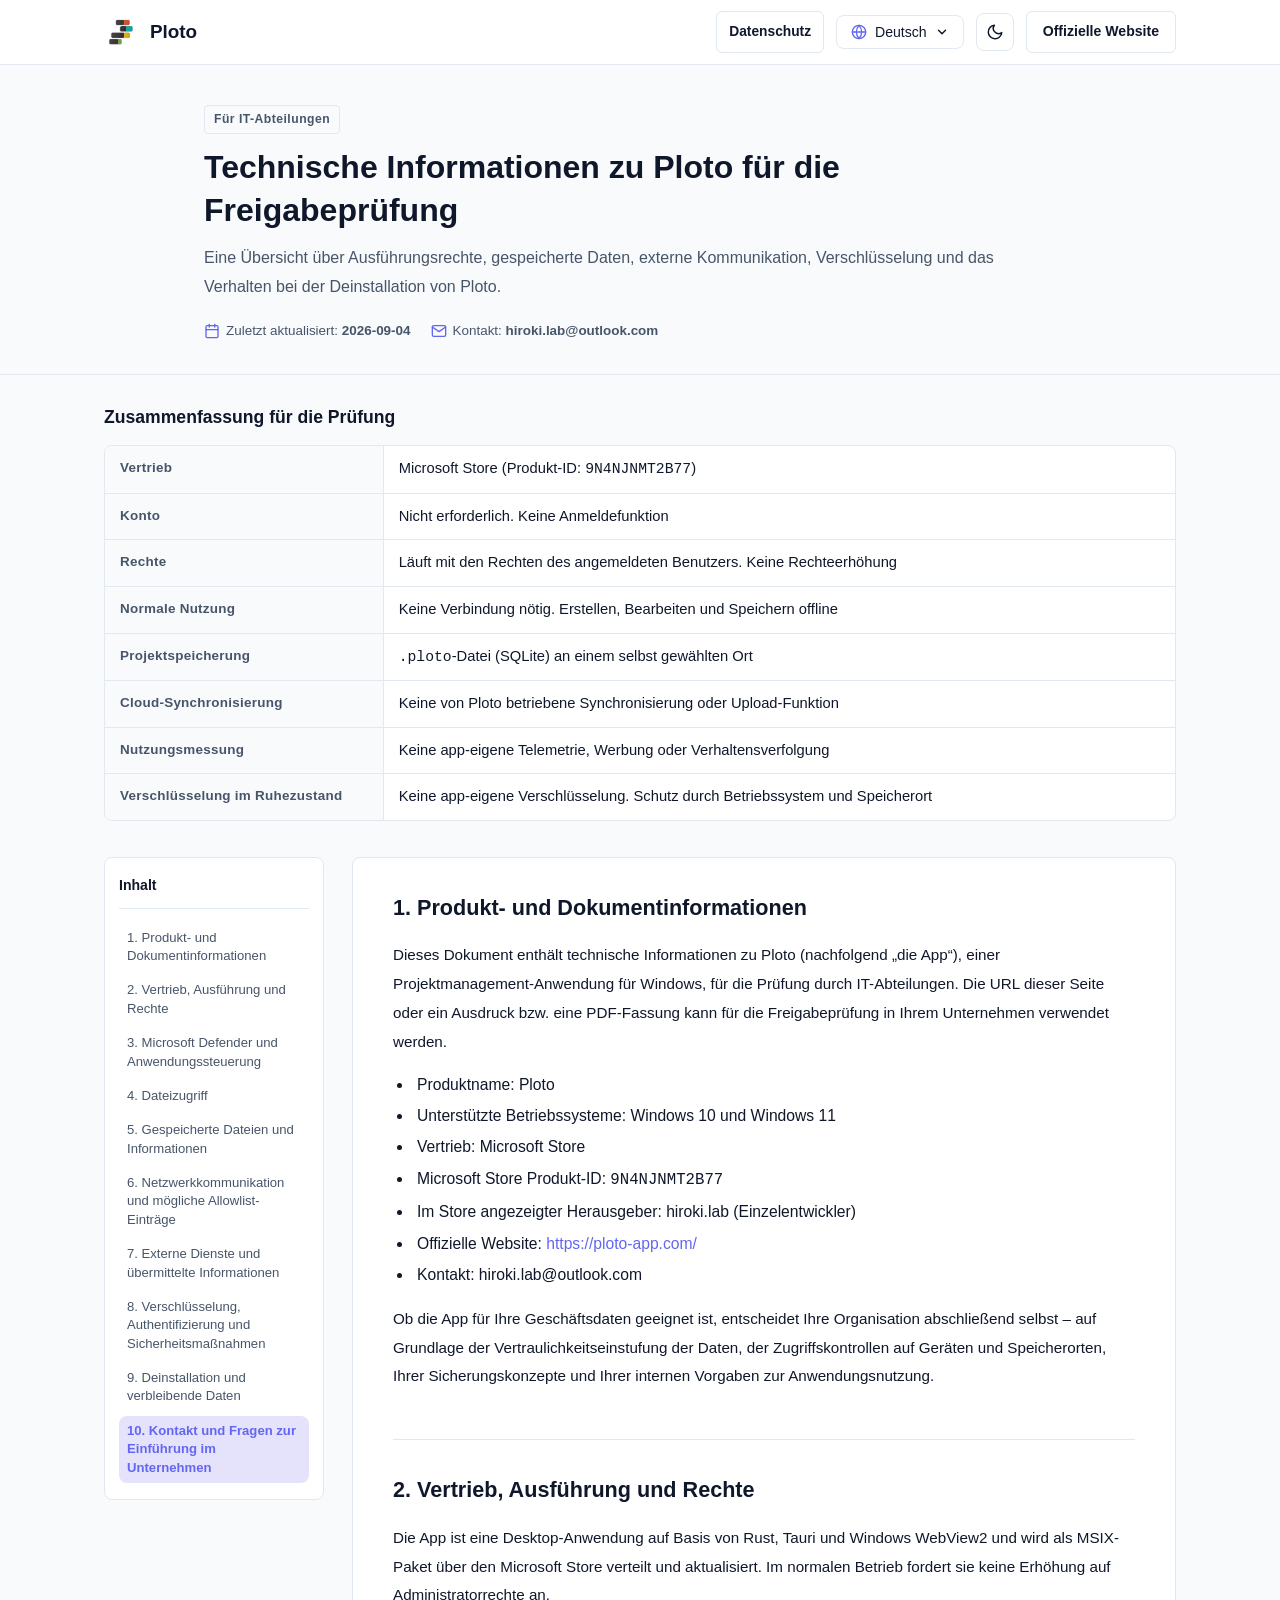
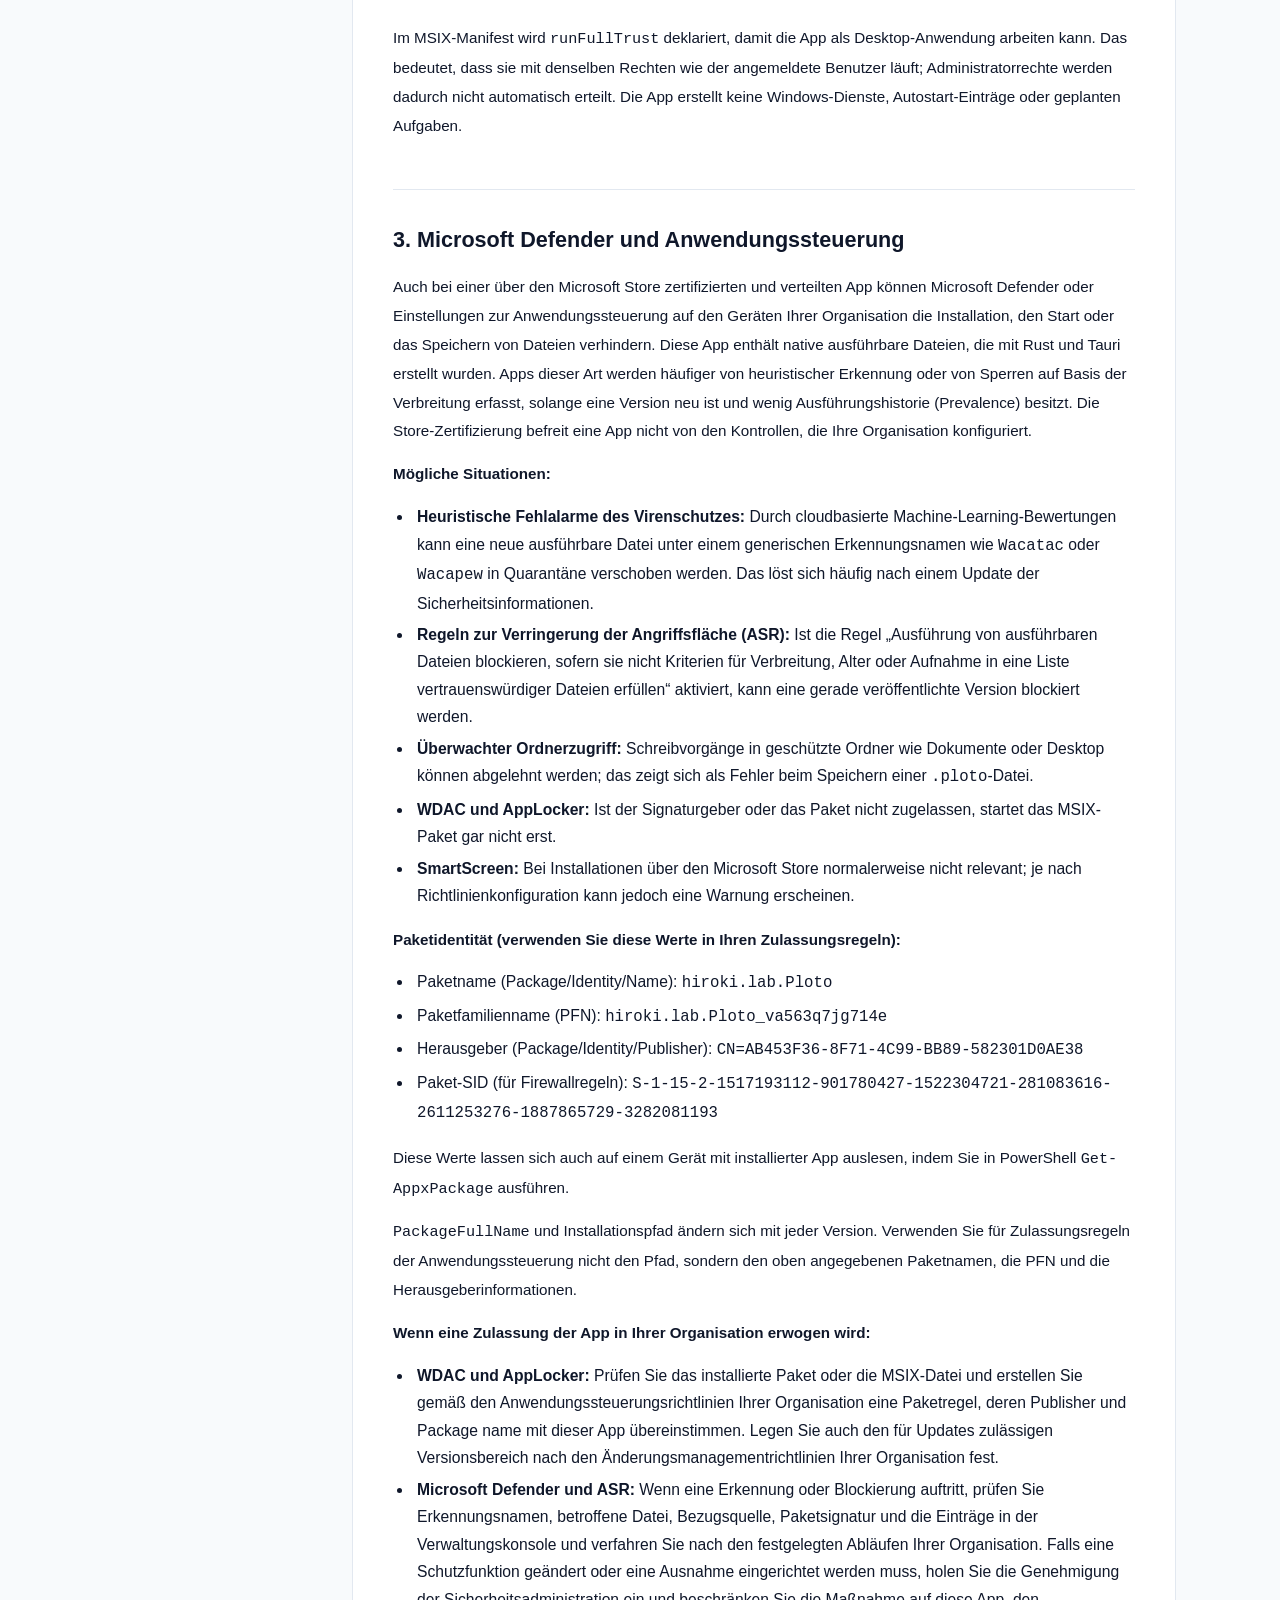
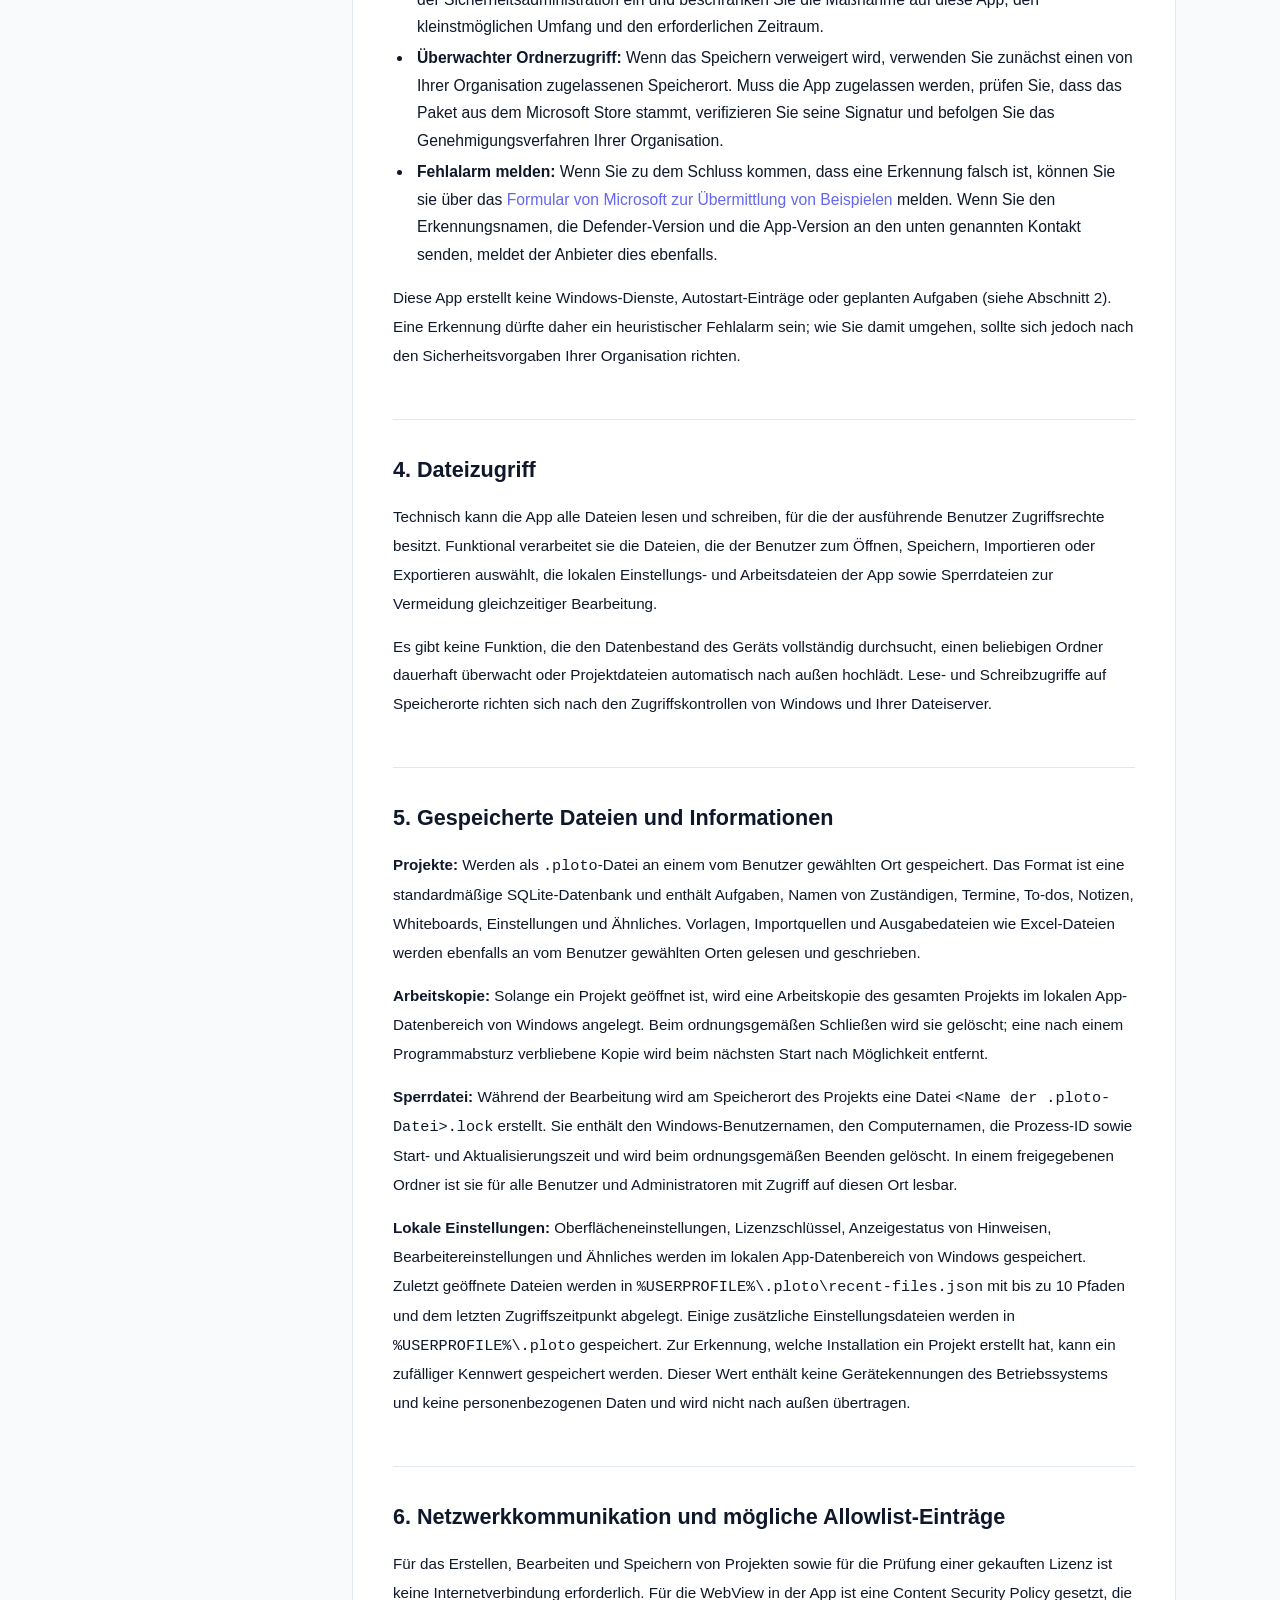
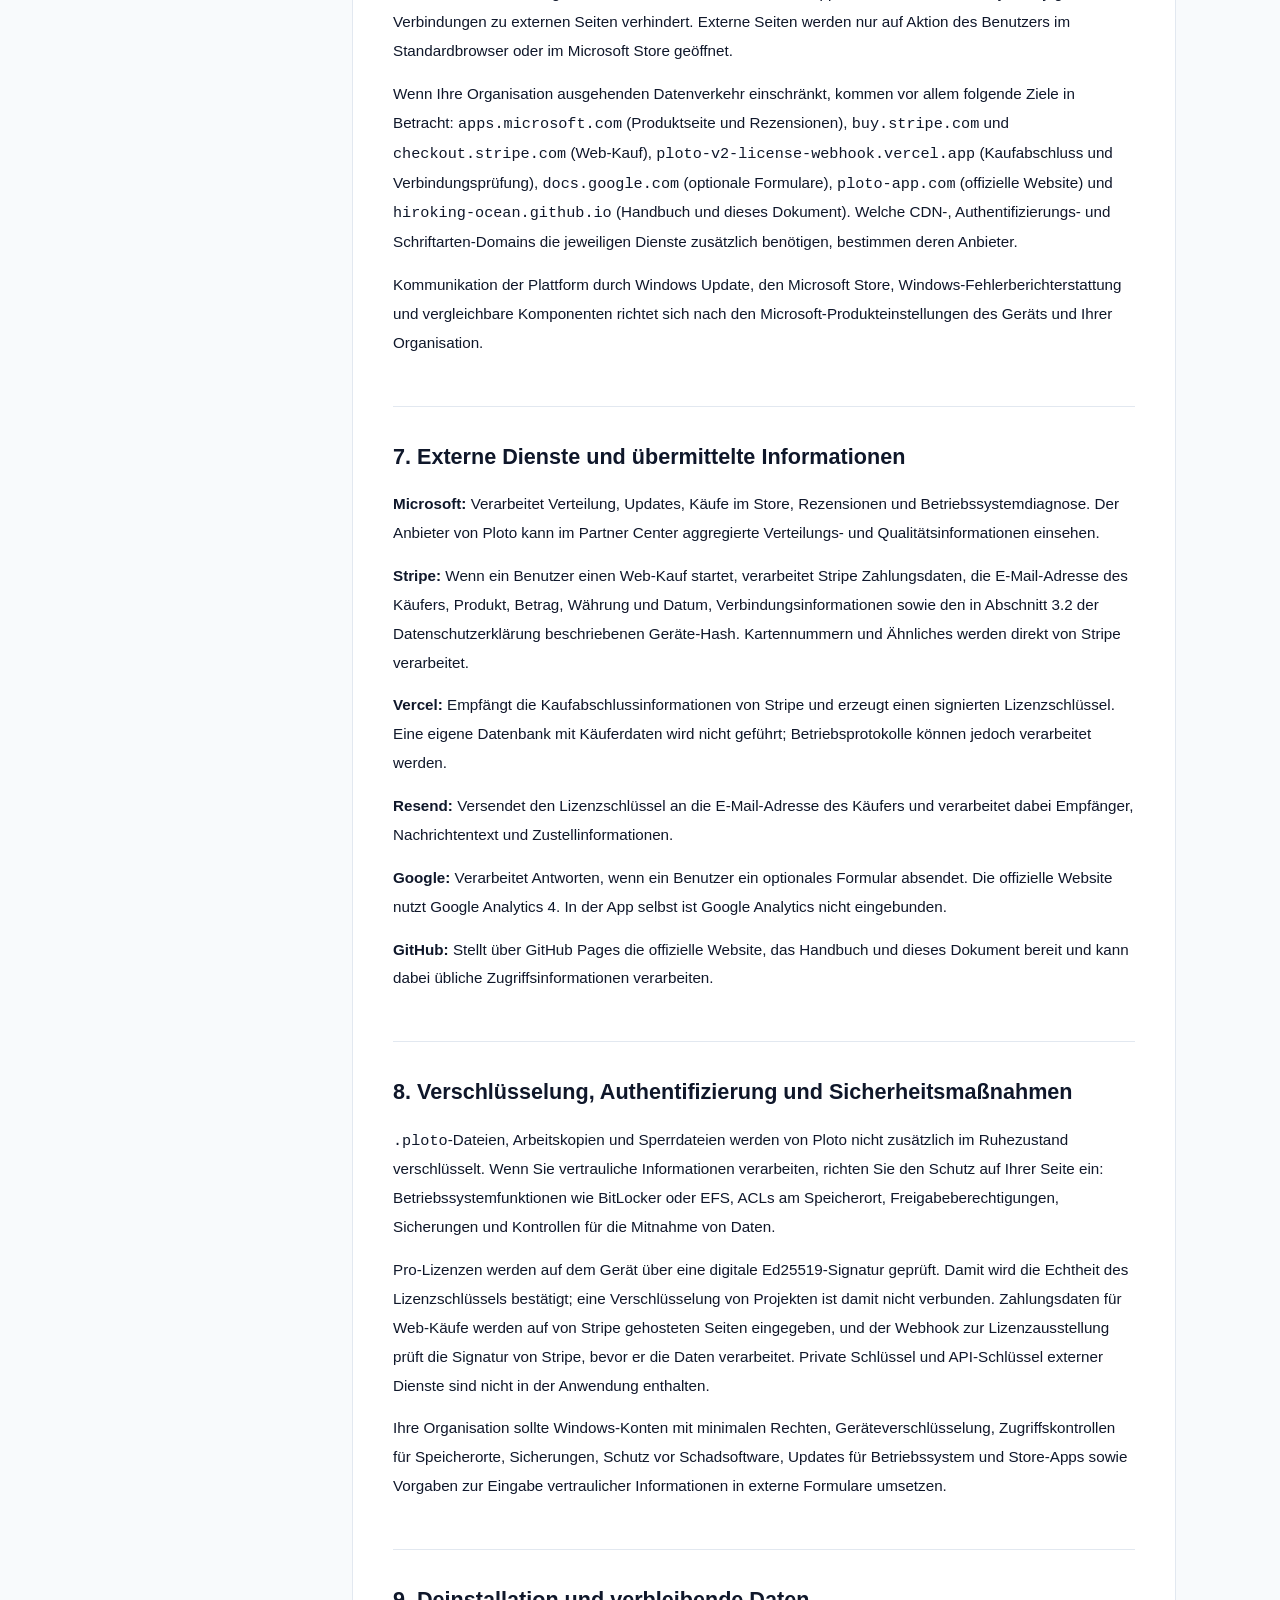
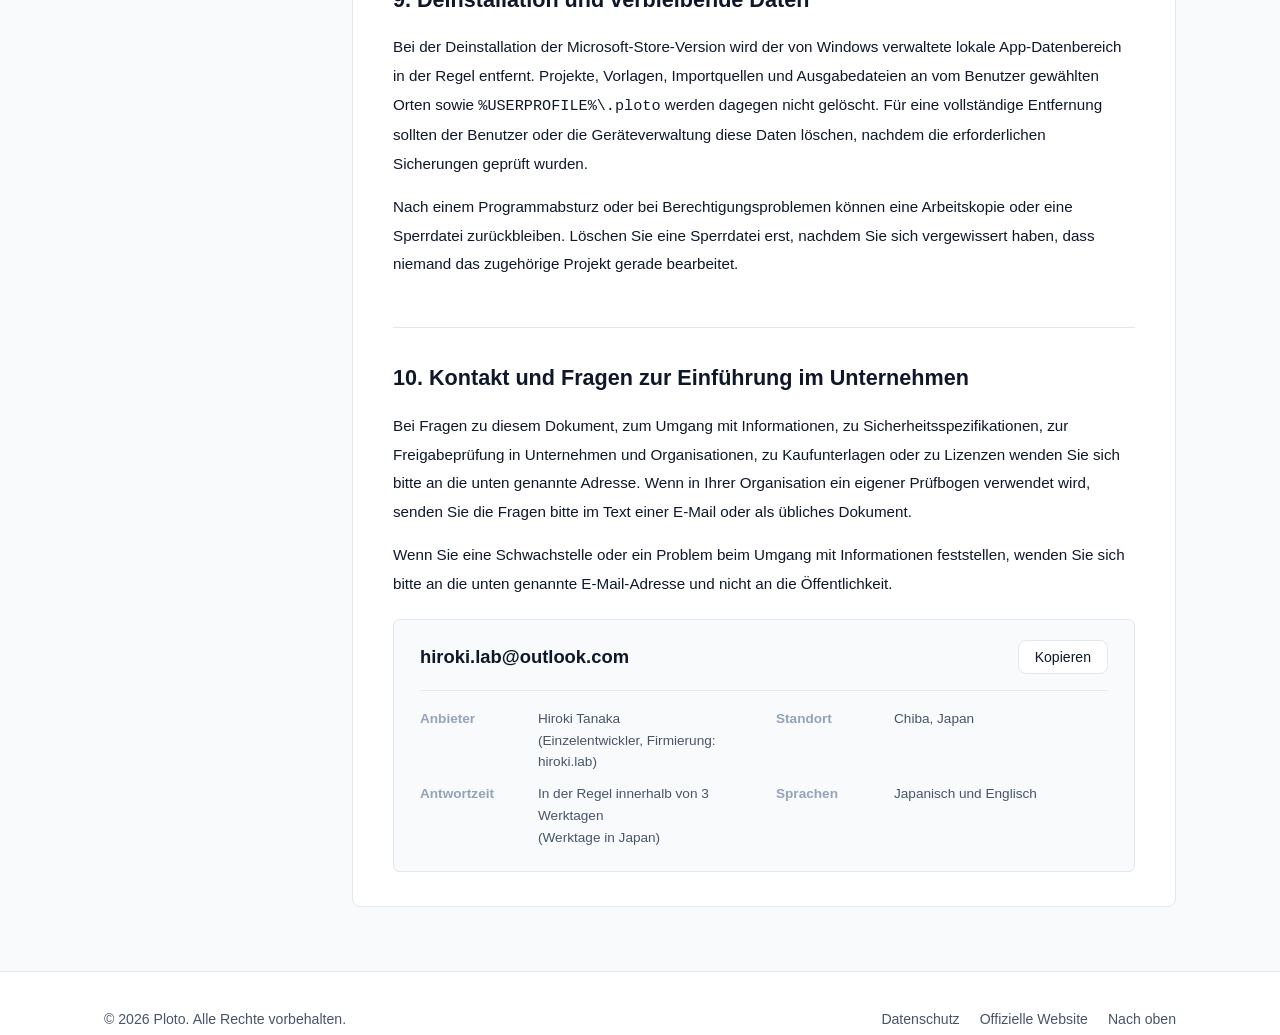
<file: de/it/index.html>
<!DOCTYPE html>
<html lang="de" data-theme="light">
<head>
  <meta charset="UTF-8" />
  <meta name="viewport" content="width=device-width, initial-scale=1.0" />
  <title>Technische Informationen für IT-Abteilungen - Ploto</title>
  <meta name="description" content="Technische Informationen zu Ausführungsrechten, Dateizugriff, Speicherorten, Netzwerkkommunikation, externen Diensten, Verschlüsselung und Deinstallation, die für die Freigabeprüfung von Ploto benötigt werden." />
  <link rel="canonical" href="https://hiroking-ocean.github.io/ploto-privacy/de/it/" />
  <link rel="alternate" hreflang="ja" href="https://hiroking-ocean.github.io/ploto-privacy/it/" />
  <link rel="alternate" hreflang="en" href="https://hiroking-ocean.github.io/ploto-privacy/en/it/" />
  <link rel="alternate" hreflang="de" href="https://hiroking-ocean.github.io/ploto-privacy/de/it/" />
  <link rel="alternate" hreflang="fr" href="https://hiroking-ocean.github.io/ploto-privacy/fr/it/" />
  <link rel="alternate" hreflang="es" href="https://hiroking-ocean.github.io/ploto-privacy/es/it/" />
  <link rel="alternate" hreflang="ko" href="https://hiroking-ocean.github.io/ploto-privacy/ko/it/" />
  <link rel="alternate" hreflang="pt-br" href="https://hiroking-ocean.github.io/ploto-privacy/pt-br/it/" />
  <link rel="alternate" hreflang="x-default" href="https://hiroking-ocean.github.io/ploto-privacy/it/" />
  <meta property="og:type" content="website" />
  <meta property="og:url" content="https://hiroking-ocean.github.io/ploto-privacy/de/it/" />
  <meta property="og:title" content="Technische Informationen für IT-Abteilungen - Ploto" />
  <meta property="og:description" content="Technische Informationen zu Ausführungsrechten, Dateizugriff, Speicherorten, Netzwerkkommunikation, externen Diensten, Verschlüsselung und Deinstallation, die für die Freigabeprüfung von Ploto benötigt werden." />
  <meta property="og:locale" content="de_DE" />
  <meta property="og:site_name" content="Ploto" />
  <meta property="og:image" content="https://hiroking-ocean.github.io/ploto-privacy/assets/app-icon.svg" />
  <meta name="twitter:card" content="summary" />
  <link rel="icon" type="image/svg+xml" href="../../assets/app-icon.svg" />
  <!-- Fonts (Outfit & Inter) -->
  <link rel="preconnect" href="https://fonts.googleapis.com" />
  <link rel="preconnect" href="https://fonts.gstatic.com" crossorigin />
  <link href="https://fonts.googleapis.com/css2?family=Inter:wght@400;500;600;700&family=Outfit:wght@600;700;800&display=swap" rel="stylesheet" />

  <link rel="stylesheet" href="../../styles.css" />
</head>
<body class="document-layout technical-document">
  <header class="header">
    <div class="container header-container">
      <a href="../" class="brand-link" aria-label="Ploto">
        <img src="../../assets/logo.svg" alt="Ploto Logo" class="brand-logo" />
        <span class="brand-title">Ploto</span>
      </a>
      <div class="header-actions">
        <a href="../" class="secondary-link-btn">Datenschutz</a>
        <!-- Language Selector -->
        <div class="lang-selector">
          <button class="lang-btn" id="lang-btn" aria-haspopup="true" aria-expanded="false" aria-label="Sprache">
            <svg class="lang-icon" viewBox="0 0 24 24" fill="none" stroke="currentColor" stroke-width="2" stroke-linecap="round" stroke-linejoin="round">
              <circle cx="12" cy="12" r="10"></circle>
              <line x1="2" y1="12" x2="22" y2="12"></line>
              <path d="M12 2a15.3 15.3 0 0 1 4 10 15.3 15.3 0 0 1-4 10 15.3 15.3 0 0 1-4-10 15.3 15.3 0 0 1 4-10z"></path>
            </svg>
            <span>Deutsch</span>
            <svg class="lang-arrow" viewBox="0 0 24 24" fill="none" stroke="currentColor" stroke-width="2.5" stroke-linecap="round" stroke-linejoin="round">
              <polyline points="6 9 12 15 18 9"></polyline>
            </svg>
          </button>
          <ul class="lang-dropdown" id="lang-dropdown">
            <li class="lang-item"><a href="../../it/" data-lang="ja">日本語</a></li>
            <li class="lang-item"><a href="../../en/it/" data-lang="en">English</a></li>
            <li class="lang-item active"><a href="../../de/it/" data-lang="de">Deutsch</a></li>
            <li class="lang-item"><a href="../../fr/it/" data-lang="fr">Français</a></li>
            <li class="lang-item"><a href="../../es/it/" data-lang="es">Español</a></li>
            <li class="lang-item"><a href="../../ko/it/" data-lang="ko">한국어</a></li>
            <li class="lang-item"><a href="../../pt-br/it/" data-lang="pt-BR">Português (Brasil)</a></li>
          </ul>
        </div>
        <button class="theme-btn" id="theme-toggle-btn" aria-label="Heller Modus">
          <svg class="theme-icon" viewBox="0 0 24 24" fill="none" stroke="currentColor" stroke-width="2" stroke-linecap="round" stroke-linejoin="round">
            <circle cx="12" cy="12" r="5"></circle>
            <line x1="12" y1="1" x2="12" y2="3"></line>
            <line x1="12" y1="21" x2="12" y2="23"></line>
            <line x1="4.22" y1="4.22" x2="5.64" y2="5.64"></line>
            <line x1="18.36" y1="18.36" x2="19.78" y2="19.78"></line>
          </svg>
        </button>
        <a href="https://ploto-app.com/" class="lp-link-btn" target="_blank" rel="noopener noreferrer">Offizielle Website</a>
      </div>
    </div>
  </header>

  <section class="hero">
    <div class="container hero-content">
      <div class="badge">
        <svg class="badge-icon" viewBox="0 0 24 24" fill="none" stroke="currentColor" stroke-width="2" stroke-linecap="round" stroke-linejoin="round">
          <path d="M12 22s8-4 8-10V5l-8-3-8 3v7c0 6 8 10 8 10z"></path>
        </svg>
        <span>Für IT-Abteilungen</span>
      </div>
      <h1 class="hero-title">Technische Informationen zu Ploto für die Freigabeprüfung</h1>
      <p class="hero-desc">Eine Übersicht über Ausführungsrechte, gespeicherte Daten, externe Kommunikation, Verschlüsselung und das Verhalten bei der Deinstallation von Ploto.</p>
      <div class="hero-meta">
        <div class="meta-item">
          <svg class="meta-icon" viewBox="0 0 24 24" fill="none" stroke="currentColor" stroke-width="2" stroke-linecap="round" stroke-linejoin="round">
            <rect x="3" y="4" width="18" height="18" rx="2" ry="2"></rect>
            <line x1="16" y1="2" x2="16" y2="6"></line>
            <line x1="8" y1="2" x2="8" y2="6"></line>
            <line x1="3" y1="10" x2="21" y2="10"></line>
          </svg>
          <span>Zuletzt aktualisiert: <strong>2026-09-04</strong></span>
        </div>
        <div class="meta-item">
          <svg class="meta-icon" viewBox="0 0 24 24" fill="none" stroke="currentColor" stroke-width="2" stroke-linecap="round" stroke-linejoin="round">
            <path d="M4 4h16c1.1 0 2 .9 2 2v12c0 1.1-.9 2-2 2H4c-1.1 0-2-.9-2-2V6c0-1.1.9-2 2-2z"></path>
            <polyline points="22,6 12,13 2,6"></polyline>
          </svg>
          <span>Kontakt: <strong>hiroki.lab@outlook.com</strong></span>
        </div>
      </div>
    </div>
  </section>

  <section class="container review-overview" aria-labelledby="review-facts-title">
    <h2 id="review-facts-title">Zusammenfassung für die Prüfung</h2>
    <div class="review-summary-table-wrap">
      <table class="review-summary-table">
        <tbody>

          <tr>
            <th scope="row">Vertrieb</th>
            <td>Microsoft Store (Produkt-ID: <code>9N4NJNMT2B77</code>)</td>
          </tr>

          <tr>
            <th scope="row">Konto</th>
            <td>Nicht erforderlich. Keine Anmeldefunktion</td>
          </tr>

          <tr>
            <th scope="row">Rechte</th>
            <td>Läuft mit den Rechten des angemeldeten Benutzers. Keine Rechteerhöhung</td>
          </tr>

          <tr>
            <th scope="row">Normale Nutzung</th>
            <td>Keine Verbindung nötig. Erstellen, Bearbeiten und Speichern offline</td>
          </tr>

          <tr>
            <th scope="row">Projektspeicherung</th>
            <td><code>.ploto</code>-Datei (SQLite) an einem selbst gewählten Ort</td>
          </tr>

          <tr>
            <th scope="row">Cloud-Synchronisierung</th>
            <td>Keine von Ploto betriebene Synchronisierung oder Upload-Funktion</td>
          </tr>

          <tr>
            <th scope="row">Nutzungsmessung</th>
            <td>Keine app-eigene Telemetrie, Werbung oder Verhaltensverfolgung</td>
          </tr>

          <tr>
            <th scope="row">Verschlüsselung im Ruhezustand</th>
            <td>Keine app-eigene Verschlüsselung. Schutz durch Betriebssystem und Speicherort</td>
          </tr>
        </tbody>
      </table>
    </div>
  </section>

  <main class="container policy-layout">
    <aside class="toc-sidebar">
      <div class="toc-header"><span>Inhalt</span></div>
      <ul class="toc-list">

              <li class="toc-item"><a href="#overview">1. Produkt- und Dokumentinformationen</a></li>

              <li class="toc-item"><a href="#runtime">2. Vertrieb, Ausführung und Rechte</a></li>

              <li class="toc-item"><a href="#defender">3. Microsoft Defender und Anwendungssteuerung</a></li>

              <li class="toc-item"><a href="#files">4. Dateizugriff</a></li>

              <li class="toc-item"><a href="#storage">5. Gespeicherte Dateien und Informationen</a></li>

              <li class="toc-item"><a href="#network">6. Netzwerkkommunikation und mögliche Allowlist-Einträge</a></li>

              <li class="toc-item"><a href="#services">7. Externe Dienste und übermittelte Informationen</a></li>

              <li class="toc-item"><a href="#security">8. Verschlüsselung, Authentifizierung und Sicherheitsmaßnahmen</a></li>

              <li class="toc-item"><a href="#removal">9. Deinstallation und verbleibende Daten</a></li>

              <li class="toc-item"><a href="#contact">10. Kontakt und Fragen zur Einführung im Unternehmen</a></li>
      </ul>
    </aside>
    <div class="policy-content">

        <article class="section-card" id="overview">
          <h2 class="section-title">1. Produkt- und Dokumentinformationen</h2>
          <div class="section-body">
            <p>Dieses Dokument enthält technische Informationen zu Ploto (nachfolgend „die App“), einer Projektmanagement-Anwendung für Windows, für die Prüfung durch IT-Abteilungen. Die URL dieser Seite oder ein Ausdruck bzw. eine PDF-Fassung kann für die Freigabeprüfung in Ihrem Unternehmen verwendet werden.</p>
            <ul class="content-list">
              <li>Produktname: Ploto</li>
              <li>Unterstützte Betriebssysteme: Windows 10 und Windows 11</li>
              <li>Vertrieb: Microsoft Store</li>
              <li>Microsoft Store Produkt-ID: <code>9N4NJNMT2B77</code></li>
              <li>Im Store angezeigter Herausgeber: hiroki.lab (Einzelentwickler)</li>
              <li>Offizielle Website: <a href="https://ploto-app.com/" target="_blank" rel="noopener noreferrer">https://ploto-app.com/</a></li>
              <li>Kontakt: hiroki.lab@outlook.com</li>
            </ul>
            <p>Ob die App für Ihre Geschäftsdaten geeignet ist, entscheidet Ihre Organisation abschließend selbst – auf Grundlage der Vertraulichkeitseinstufung der Daten, der Zugriffskontrollen auf Geräten und Speicherorten, Ihrer Sicherungskonzepte und Ihrer internen Vorgaben zur Anwendungsnutzung.</p>

          </div>
        </article>

        <article class="section-card" id="runtime">
          <h2 class="section-title">2. Vertrieb, Ausführung und Rechte</h2>
          <div class="section-body">
            <p>Die App ist eine Desktop-Anwendung auf Basis von Rust, Tauri und Windows WebView2 und wird als MSIX-Paket über den Microsoft Store verteilt und aktualisiert. Im normalen Betrieb fordert sie keine Erhöhung auf Administratorrechte an.</p>
            <p>Im MSIX-Manifest wird <code>runFullTrust</code> deklariert, damit die App als Desktop-Anwendung arbeiten kann. Das bedeutet, dass sie mit denselben Rechten wie der angemeldete Benutzer läuft; Administratorrechte werden dadurch nicht automatisch erteilt. Die App erstellt keine Windows-Dienste, Autostart-Einträge oder geplanten Aufgaben.</p>

          </div>
        </article>

        <article class="section-card" id="defender">
          <h2 class="section-title">3. Microsoft Defender und Anwendungssteuerung</h2>
          <div class="section-body">
            <p>Auch bei einer über den Microsoft Store zertifizierten und verteilten App können Microsoft Defender oder Einstellungen zur Anwendungssteuerung auf den Geräten Ihrer Organisation die Installation, den Start oder das Speichern von Dateien verhindern. Diese App enthält native ausführbare Dateien, die mit Rust und Tauri erstellt wurden. Apps dieser Art werden häufiger von heuristischer Erkennung oder von Sperren auf Basis der Verbreitung erfasst, solange eine Version neu ist und wenig Ausführungshistorie (Prevalence) besitzt. Die Store-Zertifizierung befreit eine App nicht von den Kontrollen, die Ihre Organisation konfiguriert.</p>
            <p><strong>Mögliche Situationen:</strong></p>
            <ul class="content-list">
              <li><strong>Heuristische Fehlalarme des Virenschutzes:</strong> Durch cloudbasierte Machine-Learning-Bewertungen kann eine neue ausführbare Datei unter einem generischen Erkennungsnamen wie <code>Wacatac</code> oder <code>Wacapew</code> in Quarantäne verschoben werden. Das löst sich häufig nach einem Update der Sicherheitsinformationen.</li>
              <li><strong>Regeln zur Verringerung der Angriffsfläche (ASR):</strong> Ist die Regel „Ausführung von ausführbaren Dateien blockieren, sofern sie nicht Kriterien für Verbreitung, Alter oder Aufnahme in eine Liste vertrauenswürdiger Dateien erfüllen“ aktiviert, kann eine gerade veröffentlichte Version blockiert werden.</li>
              <li><strong>Überwachter Ordnerzugriff:</strong> Schreibvorgänge in geschützte Ordner wie Dokumente oder Desktop können abgelehnt werden; das zeigt sich als Fehler beim Speichern einer <code>.ploto</code>-Datei.</li>
              <li><strong>WDAC und AppLocker:</strong> Ist der Signaturgeber oder das Paket nicht zugelassen, startet das MSIX-Paket gar nicht erst.</li>
              <li><strong>SmartScreen:</strong> Bei Installationen über den Microsoft Store normalerweise nicht relevant; je nach Richtlinienkonfiguration kann jedoch eine Warnung erscheinen.</li>
            </ul>
            <p><strong>Paketidentität (verwenden Sie diese Werte in Ihren Zulassungsregeln):</strong></p>
            <ul class="content-list">
              <li>Paketname (Package/Identity/Name): <code>hiroki.lab.Ploto</code></li>
              <li>Paketfamilienname (PFN): <code>hiroki.lab.Ploto_va563q7jg714e</code></li>
              <li>Herausgeber (Package/Identity/Publisher): <code>CN=AB453F36-8F71-4C99-BB89-582301D0AE38</code></li>
              <li>Paket-SID (für Firewallregeln): <code>S-1-15-2-1517193112-901780427-1522304721-281083616-2611253276-1887865729-3282081193</code></li>
            </ul>
            <p>Diese Werte lassen sich auch auf einem Gerät mit installierter App auslesen, indem Sie in PowerShell <code>Get-AppxPackage</code> ausführen.</p>
            <p><code>PackageFullName</code> und Installationspfad ändern sich mit jeder Version. Verwenden Sie für Zulassungsregeln der Anwendungssteuerung nicht den Pfad, sondern den oben angegebenen Paketnamen, die PFN und die Herausgeberinformationen.</p>
            <p><strong>Wenn eine Zulassung der App in Ihrer Organisation erwogen wird:</strong></p>
            <ul class="content-list">
              <li><strong>WDAC und AppLocker:</strong> Prüfen Sie das installierte Paket oder die MSIX-Datei und erstellen Sie gemäß den Anwendungssteuerungsrichtlinien Ihrer Organisation eine Paketregel, deren Publisher und Package name mit dieser App übereinstimmen. Legen Sie auch den für Updates zulässigen Versionsbereich nach den Änderungsmanagementrichtlinien Ihrer Organisation fest.</li>
              <li><strong>Microsoft Defender und ASR:</strong> Wenn eine Erkennung oder Blockierung auftritt, prüfen Sie Erkennungsnamen, betroffene Datei, Bezugsquelle, Paketsignatur und die Einträge in der Verwaltungskonsole und verfahren Sie nach den festgelegten Abläufen Ihrer Organisation. Falls eine Schutzfunktion geändert oder eine Ausnahme eingerichtet werden muss, holen Sie die Genehmigung der Sicherheitsadministration ein und beschränken Sie die Maßnahme auf diese App, den kleinstmöglichen Umfang und den erforderlichen Zeitraum.</li>
              <li><strong>Überwachter Ordnerzugriff:</strong> Wenn das Speichern verweigert wird, verwenden Sie zunächst einen von Ihrer Organisation zugelassenen Speicherort. Muss die App zugelassen werden, prüfen Sie, dass das Paket aus dem Microsoft Store stammt, verifizieren Sie seine Signatur und befolgen Sie das Genehmigungsverfahren Ihrer Organisation.</li>
              <li><strong>Fehlalarm melden:</strong> Wenn Sie zu dem Schluss kommen, dass eine Erkennung falsch ist, können Sie sie über das <a href="https://www.microsoft.com/en-us/wdsi/filesubmission" target="_blank" rel="noopener noreferrer">Formular von Microsoft zur Übermittlung von Beispielen</a> melden. Wenn Sie den Erkennungsnamen, die Defender-Version und die App-Version an den unten genannten Kontakt senden, meldet der Anbieter dies ebenfalls.</li>
            </ul>
            <p>Diese App erstellt keine Windows-Dienste, Autostart-Einträge oder geplanten Aufgaben (siehe Abschnitt 2). Eine Erkennung dürfte daher ein heuristischer Fehlalarm sein; wie Sie damit umgehen, sollte sich jedoch nach den Sicherheitsvorgaben Ihrer Organisation richten.</p>

          </div>
        </article>

        <article class="section-card" id="files">
          <h2 class="section-title">4. Dateizugriff</h2>
          <div class="section-body">
            <p>Technisch kann die App alle Dateien lesen und schreiben, für die der ausführende Benutzer Zugriffsrechte besitzt. Funktional verarbeitet sie die Dateien, die der Benutzer zum Öffnen, Speichern, Importieren oder Exportieren auswählt, die lokalen Einstellungs- und Arbeitsdateien der App sowie Sperrdateien zur Vermeidung gleichzeitiger Bearbeitung.</p>
            <p>Es gibt keine Funktion, die den Datenbestand des Geräts vollständig durchsucht, einen beliebigen Ordner dauerhaft überwacht oder Projektdateien automatisch nach außen hochlädt. Lese- und Schreibzugriffe auf Speicherorte richten sich nach den Zugriffskontrollen von Windows und Ihrer Dateiserver.</p>

          </div>
        </article>

        <article class="section-card" id="storage">
          <h2 class="section-title">5. Gespeicherte Dateien und Informationen</h2>
          <div class="section-body">
            <p><strong>Projekte:</strong> Werden als <code>.ploto</code>-Datei an einem vom Benutzer gewählten Ort gespeichert. Das Format ist eine standardmäßige SQLite-Datenbank und enthält Aufgaben, Namen von Zuständigen, Termine, To-dos, Notizen, Whiteboards, Einstellungen und Ähnliches. Vorlagen, Importquellen und Ausgabedateien wie Excel-Dateien werden ebenfalls an vom Benutzer gewählten Orten gelesen und geschrieben.</p>
            <p><strong>Arbeitskopie:</strong> Solange ein Projekt geöffnet ist, wird eine Arbeitskopie des gesamten Projekts im lokalen App-Datenbereich von Windows angelegt. Beim ordnungsgemäßen Schließen wird sie gelöscht; eine nach einem Programmabsturz verbliebene Kopie wird beim nächsten Start nach Möglichkeit entfernt.</p>
            <p><strong>Sperrdatei:</strong> Während der Bearbeitung wird am Speicherort des Projekts eine Datei <code>&lt;Name der .ploto-Datei&gt;.lock</code> erstellt. Sie enthält den Windows-Benutzernamen, den Computernamen, die Prozess-ID sowie Start- und Aktualisierungszeit und wird beim ordnungsgemäßen Beenden gelöscht. In einem freigegebenen Ordner ist sie für alle Benutzer und Administratoren mit Zugriff auf diesen Ort lesbar.</p>
            <p><strong>Lokale Einstellungen:</strong> Oberflächeneinstellungen, Lizenzschlüssel, Anzeigestatus von Hinweisen, Bearbeitereinstellungen und Ähnliches werden im lokalen App-Datenbereich von Windows gespeichert. Zuletzt geöffnete Dateien werden in <code>%USERPROFILE%\.ploto\recent-files.json</code> mit bis zu 10 Pfaden und dem letzten Zugriffszeitpunkt abgelegt. Einige zusätzliche Einstellungsdateien werden in <code>%USERPROFILE%\.ploto</code> gespeichert. Zur Erkennung, welche Installation ein Projekt erstellt hat, kann ein zufälliger Kennwert gespeichert werden. Dieser Wert enthält keine Gerätekennungen des Betriebssystems und keine personenbezogenen Daten und wird nicht nach außen übertragen.</p>

          </div>
        </article>

        <article class="section-card" id="network">
          <h2 class="section-title">6. Netzwerkkommunikation und mögliche Allowlist-Einträge</h2>
          <div class="section-body">
            <p>Für das Erstellen, Bearbeiten und Speichern von Projekten sowie für die Prüfung einer gekauften Lizenz ist keine Internetverbindung erforderlich. Für die WebView in der App ist eine Content Security Policy gesetzt, die Verbindungen zu externen Seiten verhindert. Externe Seiten werden nur auf Aktion des Benutzers im Standardbrowser oder im Microsoft Store geöffnet.</p>
            <p>Wenn Ihre Organisation ausgehenden Datenverkehr einschränkt, kommen vor allem folgende Ziele in Betracht: <code>apps.microsoft.com</code> (Produktseite und Rezensionen), <code>buy.stripe.com</code> und <code>checkout.stripe.com</code> (Web-Kauf), <code>ploto-v2-license-webhook.vercel.app</code> (Kaufabschluss und Verbindungsprüfung), <code>docs.google.com</code> (optionale Formulare), <code>ploto-app.com</code> (offizielle Website) und <code>hiroking-ocean.github.io</code> (Handbuch und dieses Dokument). Welche CDN-, Authentifizierungs- und Schriftarten-Domains die jeweiligen Dienste zusätzlich benötigen, bestimmen deren Anbieter.</p>
            <p>Kommunikation der Plattform durch Windows Update, den Microsoft Store, Windows-Fehlerberichterstattung und vergleichbare Komponenten richtet sich nach den Microsoft-Produkteinstellungen des Geräts und Ihrer Organisation.</p>

          </div>
        </article>

        <article class="section-card" id="services">
          <h2 class="section-title">7. Externe Dienste und übermittelte Informationen</h2>
          <div class="section-body">
            <p><strong>Microsoft:</strong> Verarbeitet Verteilung, Updates, Käufe im Store, Rezensionen und Betriebssystemdiagnose. Der Anbieter von Ploto kann im Partner Center aggregierte Verteilungs- und Qualitätsinformationen einsehen.</p>
            <p><strong>Stripe:</strong> Wenn ein Benutzer einen Web-Kauf startet, verarbeitet Stripe Zahlungsdaten, die E-Mail-Adresse des Käufers, Produkt, Betrag, Währung und Datum, Verbindungsinformationen sowie den in Abschnitt 3.2 der Datenschutzerklärung beschriebenen Geräte-Hash. Kartennummern und Ähnliches werden direkt von Stripe verarbeitet.</p>
            <p><strong>Vercel:</strong> Empfängt die Kaufabschlussinformationen von Stripe und erzeugt einen signierten Lizenzschlüssel. Eine eigene Datenbank mit Käuferdaten wird nicht geführt; Betriebsprotokolle können jedoch verarbeitet werden.</p>
            <p><strong>Resend:</strong> Versendet den Lizenzschlüssel an die E-Mail-Adresse des Käufers und verarbeitet dabei Empfänger, Nachrichtentext und Zustellinformationen.</p>
            <p><strong>Google:</strong> Verarbeitet Antworten, wenn ein Benutzer ein optionales Formular absendet. Die offizielle Website nutzt Google Analytics 4. In der App selbst ist Google Analytics nicht eingebunden.</p>
            <p><strong>GitHub:</strong> Stellt über GitHub Pages die offizielle Website, das Handbuch und dieses Dokument bereit und kann dabei übliche Zugriffsinformationen verarbeiten.</p>

          </div>
        </article>

        <article class="section-card" id="security">
          <h2 class="section-title">8. Verschlüsselung, Authentifizierung und Sicherheitsmaßnahmen</h2>
          <div class="section-body">
            <p><code>.ploto</code>-Dateien, Arbeitskopien und Sperrdateien werden von Ploto nicht zusätzlich im Ruhezustand verschlüsselt. Wenn Sie vertrauliche Informationen verarbeiten, richten Sie den Schutz auf Ihrer Seite ein: Betriebssystemfunktionen wie BitLocker oder EFS, ACLs am Speicherort, Freigabeberechtigungen, Sicherungen und Kontrollen für die Mitnahme von Daten.</p>
            <p>Pro-Lizenzen werden auf dem Gerät über eine digitale Ed25519-Signatur geprüft. Damit wird die Echtheit des Lizenzschlüssels bestätigt; eine Verschlüsselung von Projekten ist damit nicht verbunden. Zahlungsdaten für Web-Käufe werden auf von Stripe gehosteten Seiten eingegeben, und der Webhook zur Lizenzausstellung prüft die Signatur von Stripe, bevor er die Daten verarbeitet. Private Schlüssel und API-Schlüssel externer Dienste sind nicht in der Anwendung enthalten.</p>
            <p>Ihre Organisation sollte Windows-Konten mit minimalen Rechten, Geräteverschlüsselung, Zugriffskontrollen für Speicherorte, Sicherungen, Schutz vor Schadsoftware, Updates für Betriebssystem und Store-Apps sowie Vorgaben zur Eingabe vertraulicher Informationen in externe Formulare umsetzen.</p>

          </div>
        </article>

        <article class="section-card" id="removal">
          <h2 class="section-title">9. Deinstallation und verbleibende Daten</h2>
          <div class="section-body">
            <p>Bei der Deinstallation der Microsoft-Store-Version wird der von Windows verwaltete lokale App-Datenbereich in der Regel entfernt. Projekte, Vorlagen, Importquellen und Ausgabedateien an vom Benutzer gewählten Orten sowie <code>%USERPROFILE%\.ploto</code> werden dagegen nicht gelöscht. Für eine vollständige Entfernung sollten der Benutzer oder die Geräteverwaltung diese Daten löschen, nachdem die erforderlichen Sicherungen geprüft wurden.</p>
            <p>Nach einem Programmabsturz oder bei Berechtigungsproblemen können eine Arbeitskopie oder eine Sperrdatei zurückbleiben. Löschen Sie eine Sperrdatei erst, nachdem Sie sich vergewissert haben, dass niemand das zugehörige Projekt gerade bearbeitet.</p>

          </div>
        </article>

        <article class="section-card" id="contact">
          <h2 class="section-title">10. Kontakt und Fragen zur Einführung im Unternehmen</h2>
          <div class="section-body">
            <p>Bei Fragen zu diesem Dokument, zum Umgang mit Informationen, zu Sicherheitsspezifikationen, zur Freigabeprüfung in Unternehmen und Organisationen, zu Kaufunterlagen oder zu Lizenzen wenden Sie sich bitte an die unten genannte Adresse. Wenn in Ihrer Organisation ein eigener Prüfbogen verwendet wird, senden Sie die Fragen bitte im Text einer E-Mail oder als übliches Dokument.</p>
            <p>Wenn Sie eine Schwachstelle oder ein Problem beim Umgang mit Informationen feststellen, wenden Sie sich bitte an die unten genannte E-Mail-Adresse und nicht an die Öffentlichkeit.</p>

          <div class="contact-box">
            <div class="contact-email-wrap">
              <span class="contact-email">hiroki.lab@outlook.com</span>
            </div>
            <button class="copy-btn" data-copy="hiroki.lab@outlook.com" data-copied-label="Kopiert!"><span>Kopieren</span></button>
            <dl class="contact-meta">
              <div class="contact-meta-row">
                <dt>Anbieter</dt>
                <dd>Hiroki Tanaka<span class="contact-meta-note">(Einzelentwickler, Firmierung: hiroki.lab)</span></dd>
              </div>

              <div class="contact-meta-row">
                <dt>Standort</dt>
                <dd>Chiba, Japan</dd>
              </div>

              <div class="contact-meta-row">
                <dt>Antwortzeit</dt>
                <dd>In der Regel innerhalb von 3 Werktagen<span class="contact-meta-note">(Werktage in Japan)</span></dd>
              </div>

              <div class="contact-meta-row">
                <dt>Sprachen</dt>
                <dd>Japanisch und Englisch</dd>
              </div>
            </dl>
          </div>
          </div>
        </article>
    </div>
  </main>

  <footer class="footer">
    <div class="container footer-container">
      <div>© 2026 Ploto. Alle Rechte vorbehalten.</div>
      <div class="footer-links">
        <a href="../" class="footer-link">Datenschutz</a>
        <a href="https://ploto-app.com/" class="footer-link" target="_blank" rel="noopener noreferrer">Offizielle Website</a>
        <a href="#top" class="back-to-top-btn" id="back-to-top-btn">Nach oben</a>
      </div>
    </div>
  </footer>
  <script src="../../app.js"></script>
</body>
</html>
</file>
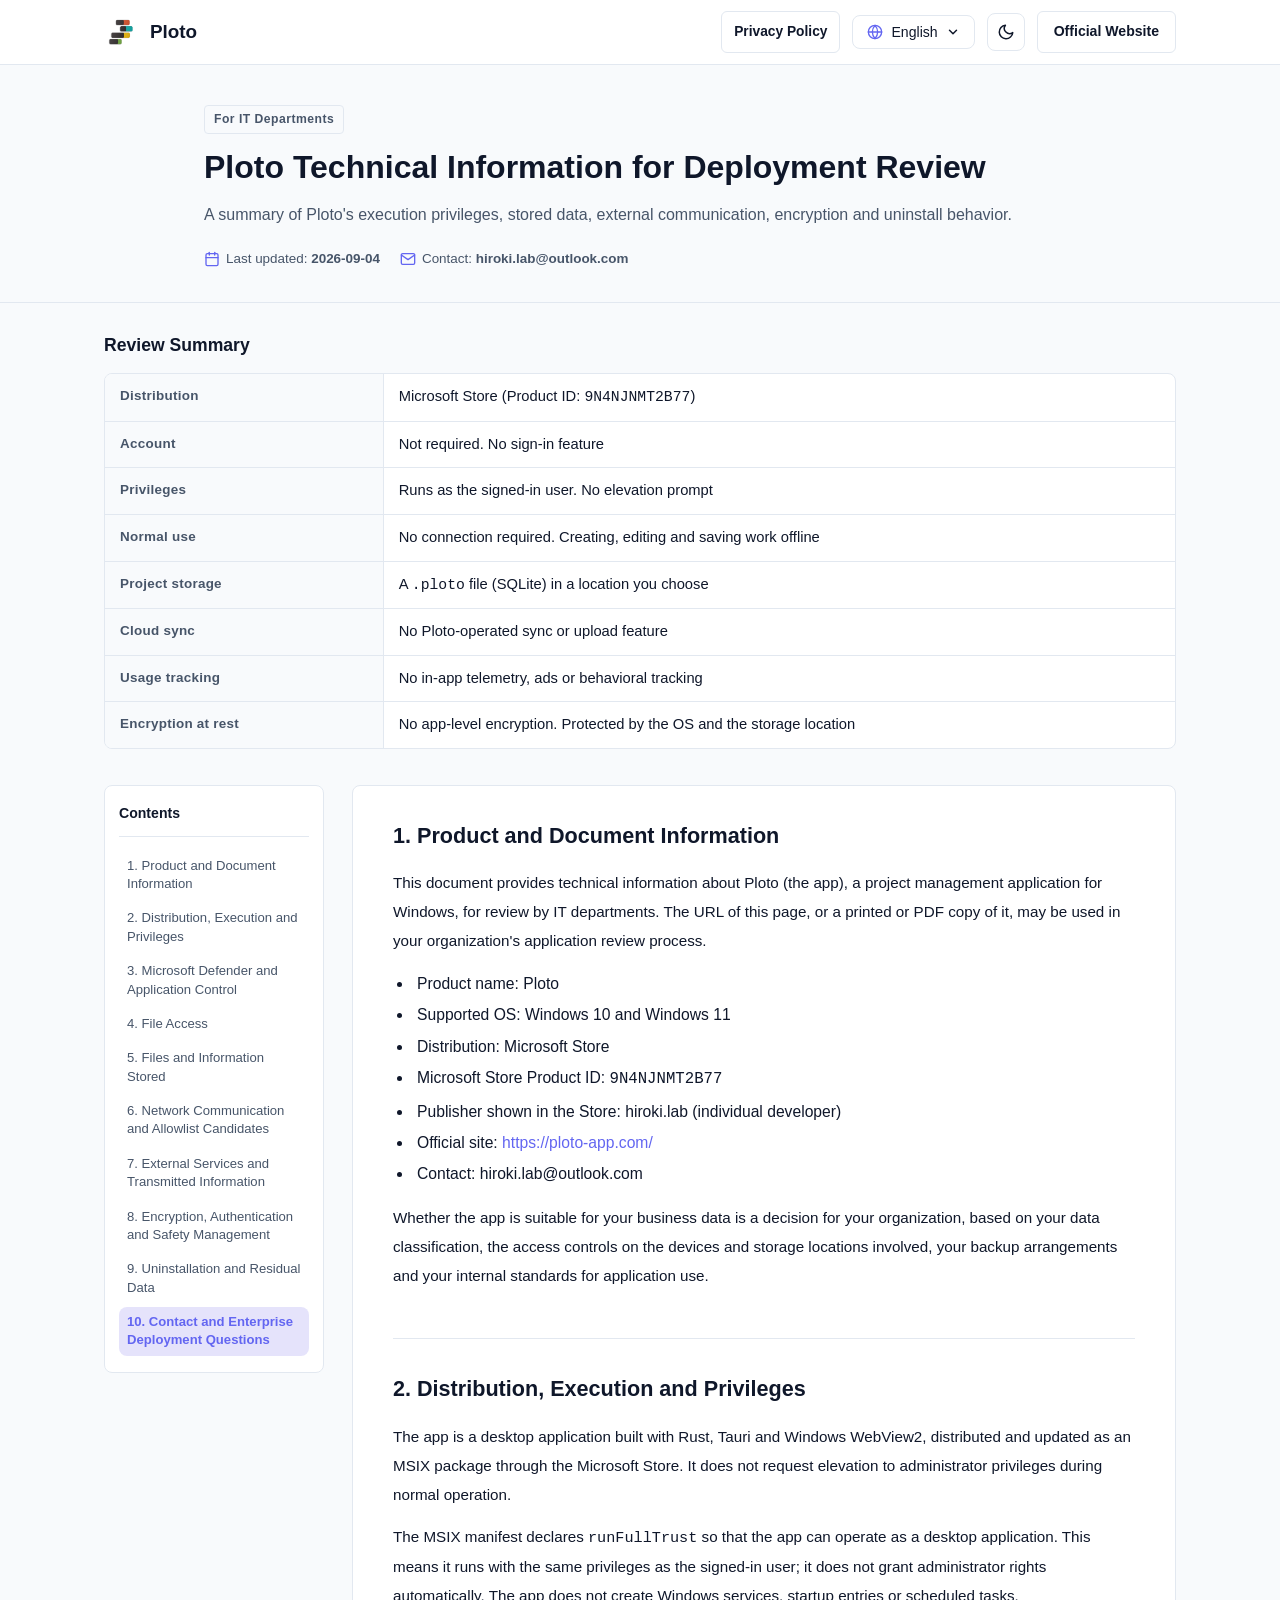
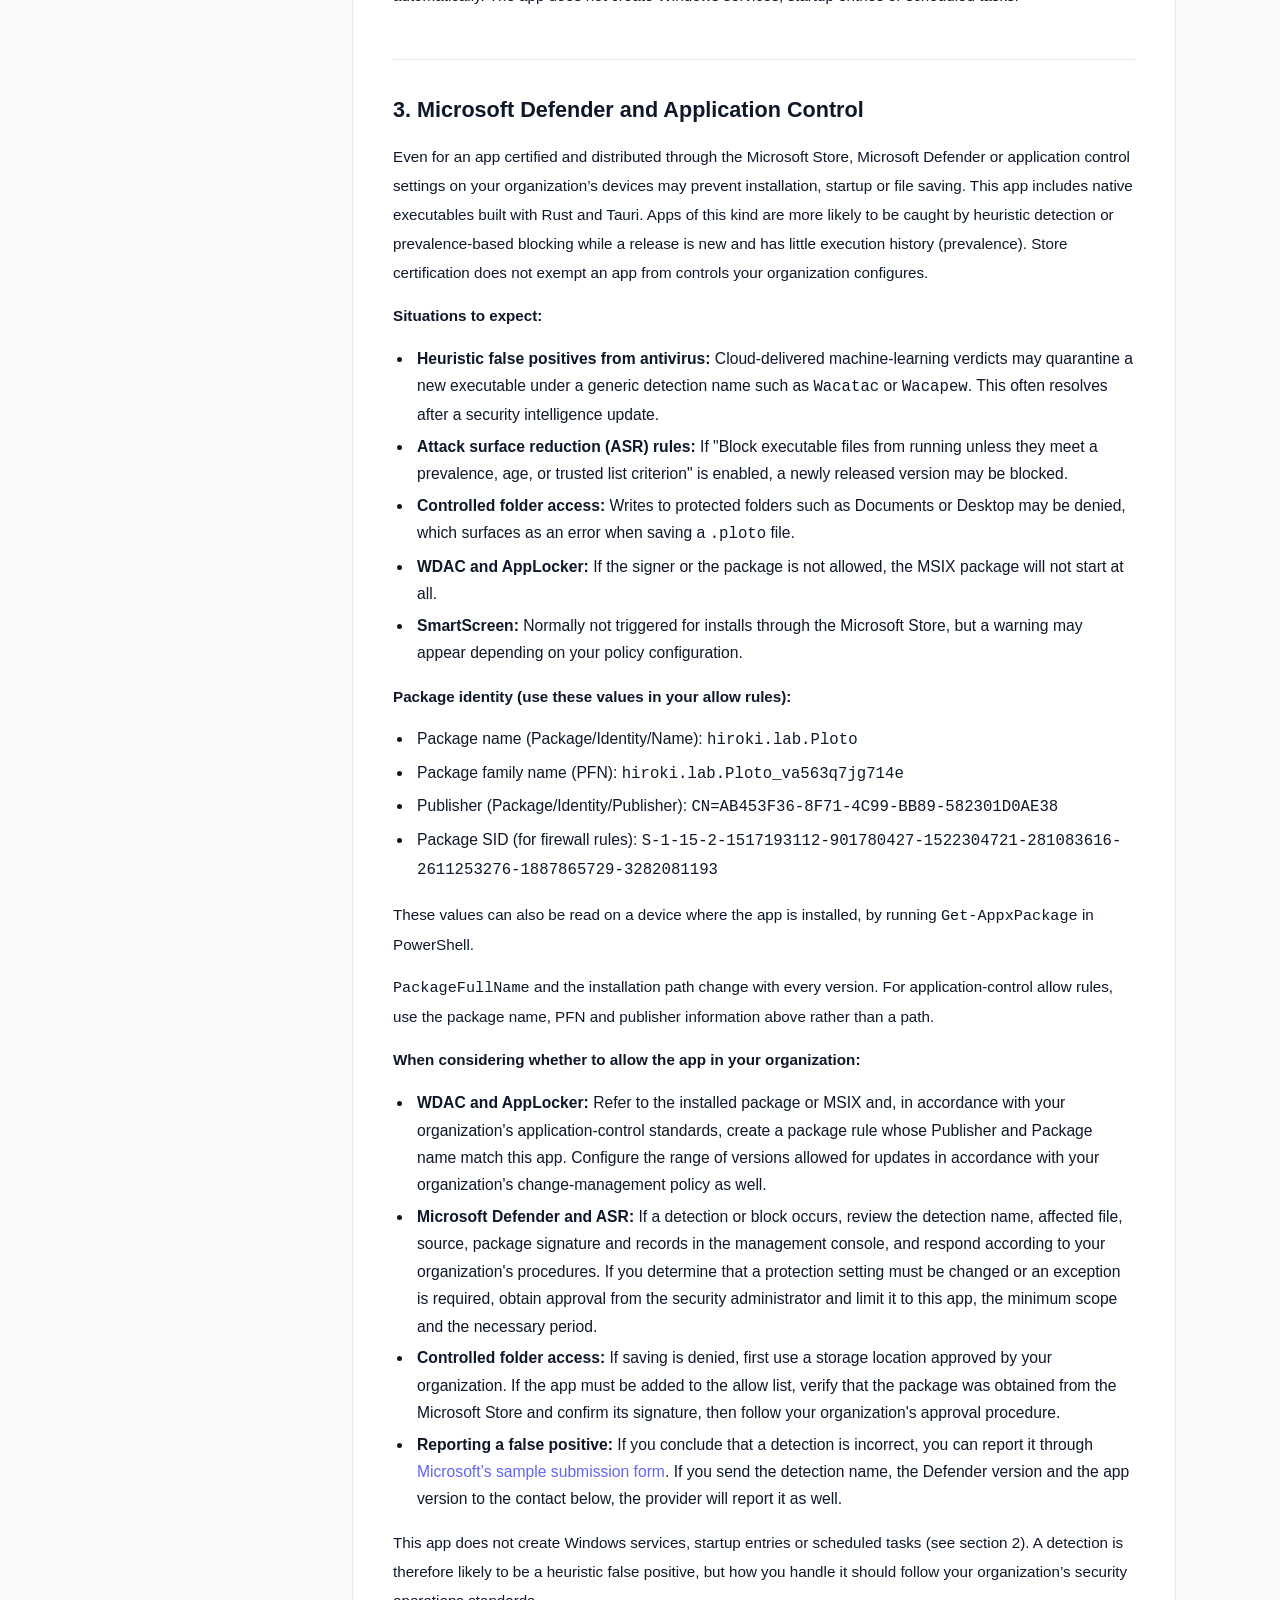
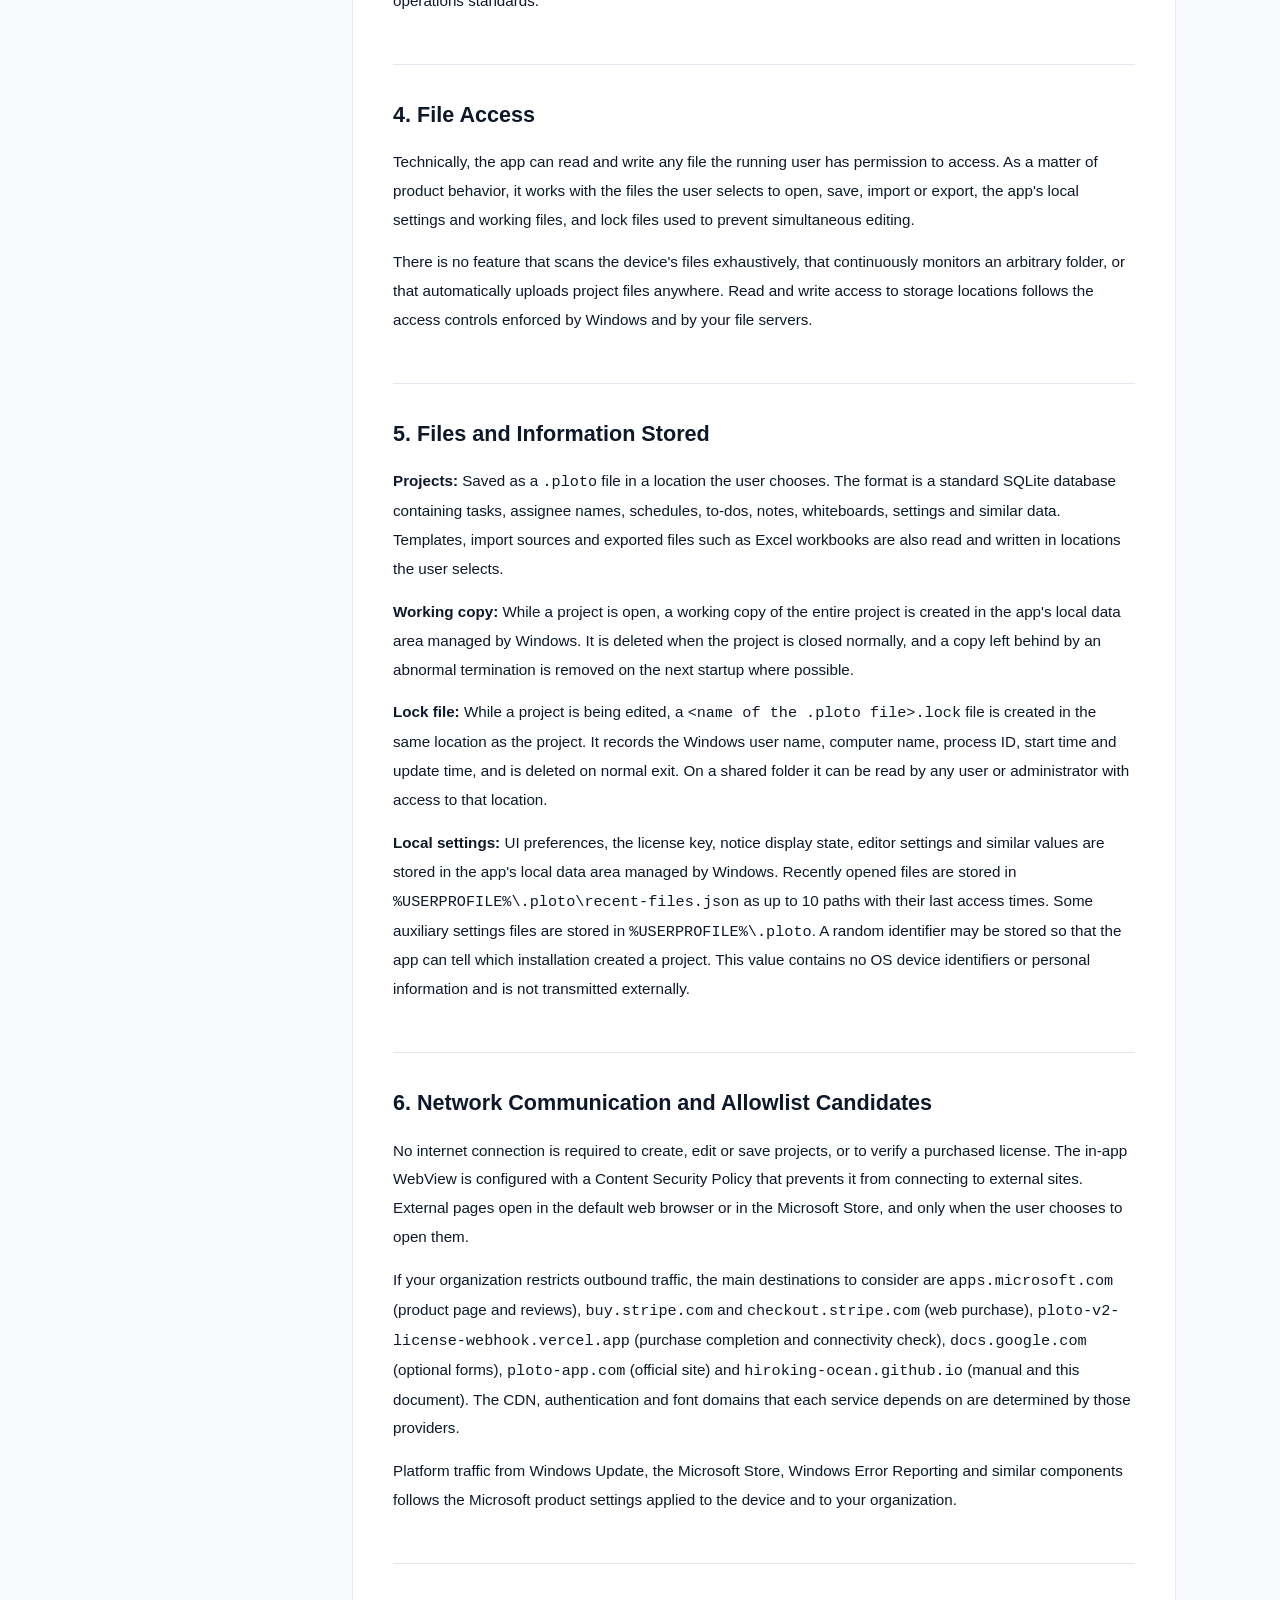
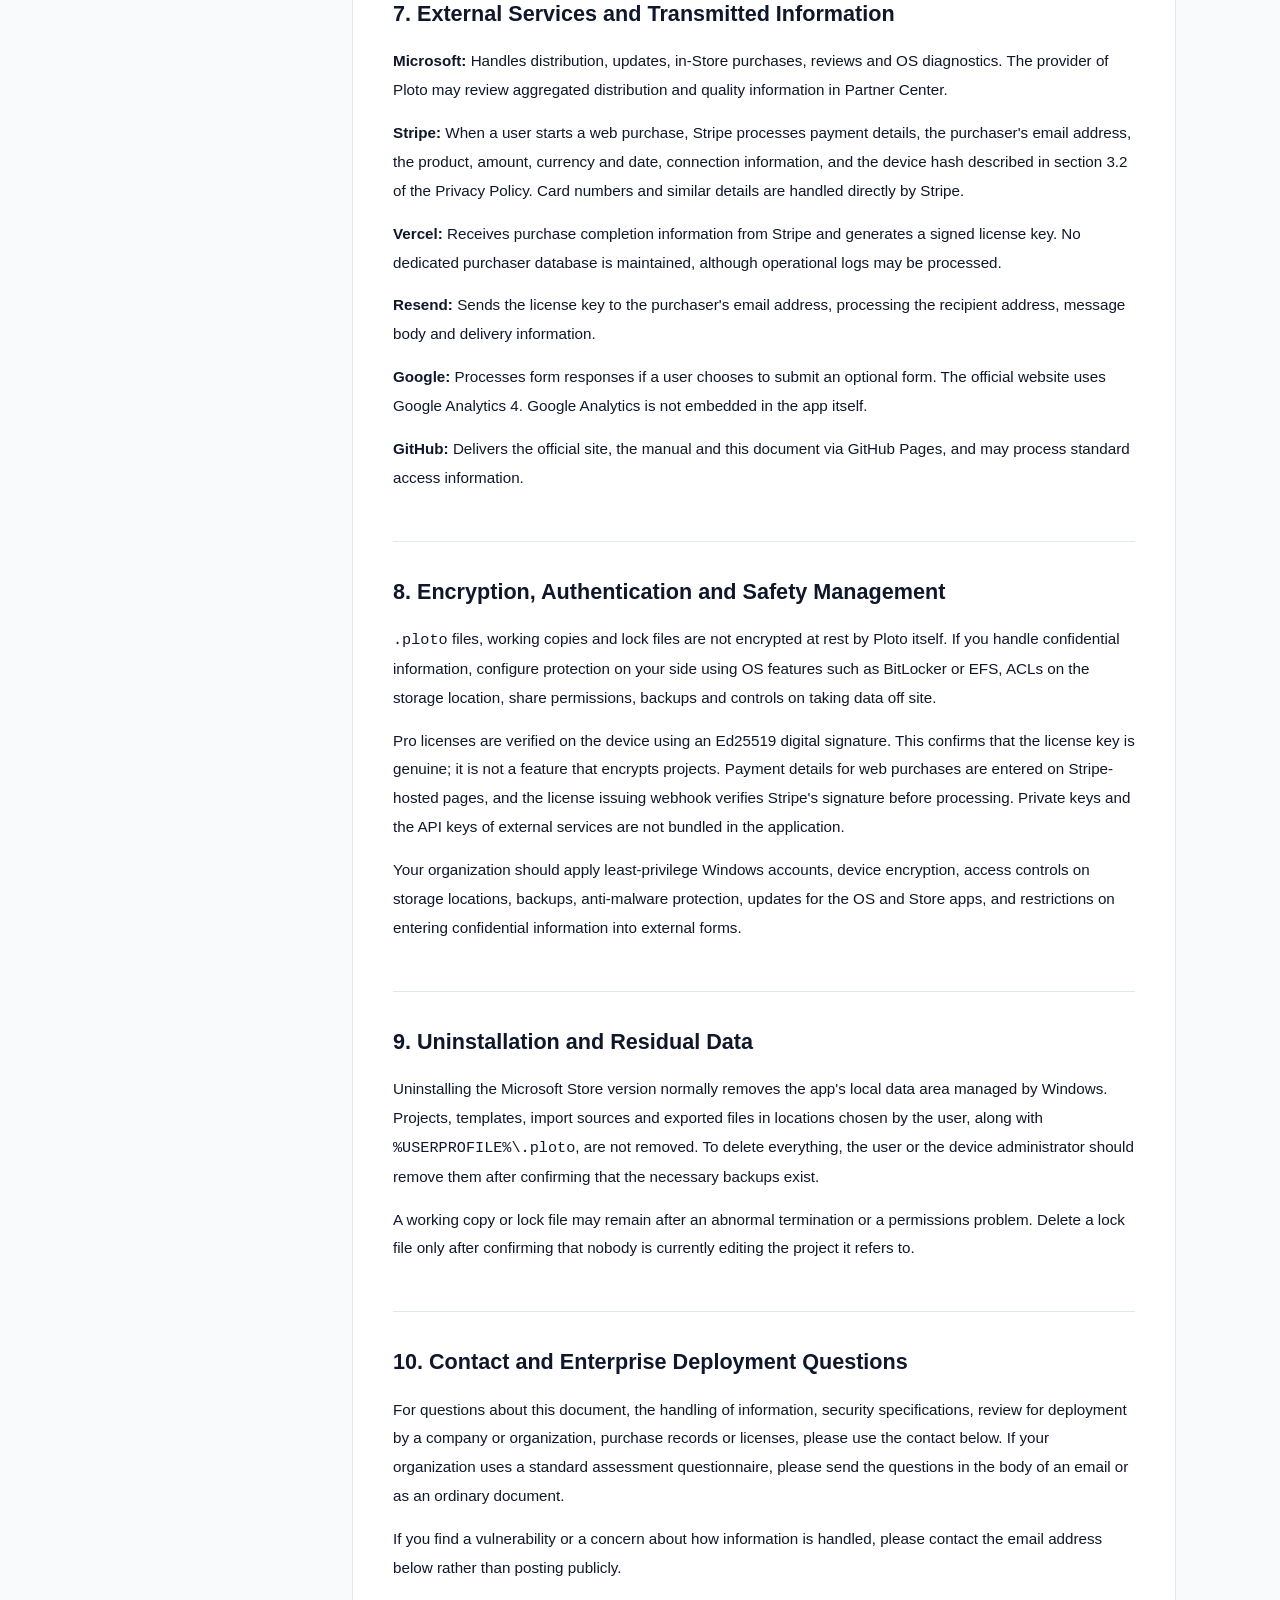
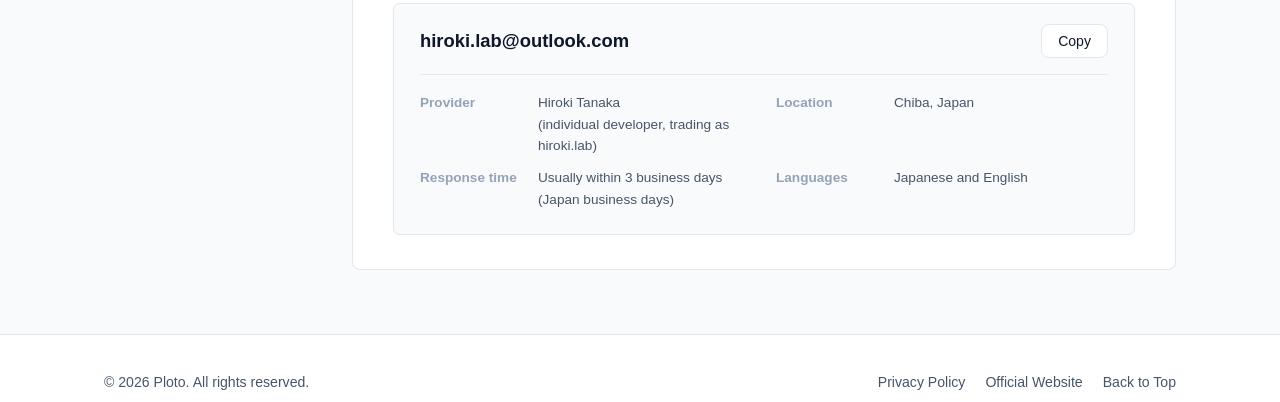
<file: en/it/index.html>
<!DOCTYPE html>
<html lang="en" data-theme="light">
<head>
  <meta charset="UTF-8" />
  <meta name="viewport" content="width=device-width, initial-scale=1.0" />
  <title>Technical Information for IT Departments - Ploto</title>
  <meta name="description" content="Technical information covering the execution privileges, file access, storage locations, network communication, external services, encryption and removal procedures needed to review Ploto for deployment." />
  <link rel="canonical" href="https://hiroking-ocean.github.io/ploto-privacy/en/it/" />
  <link rel="alternate" hreflang="ja" href="https://hiroking-ocean.github.io/ploto-privacy/it/" />
  <link rel="alternate" hreflang="en" href="https://hiroking-ocean.github.io/ploto-privacy/en/it/" />
  <link rel="alternate" hreflang="de" href="https://hiroking-ocean.github.io/ploto-privacy/de/it/" />
  <link rel="alternate" hreflang="fr" href="https://hiroking-ocean.github.io/ploto-privacy/fr/it/" />
  <link rel="alternate" hreflang="es" href="https://hiroking-ocean.github.io/ploto-privacy/es/it/" />
  <link rel="alternate" hreflang="ko" href="https://hiroking-ocean.github.io/ploto-privacy/ko/it/" />
  <link rel="alternate" hreflang="pt-br" href="https://hiroking-ocean.github.io/ploto-privacy/pt-br/it/" />
  <link rel="alternate" hreflang="x-default" href="https://hiroking-ocean.github.io/ploto-privacy/it/" />
  <meta property="og:type" content="website" />
  <meta property="og:url" content="https://hiroking-ocean.github.io/ploto-privacy/en/it/" />
  <meta property="og:title" content="Technical Information for IT Departments - Ploto" />
  <meta property="og:description" content="Technical information covering the execution privileges, file access, storage locations, network communication, external services, encryption and removal procedures needed to review Ploto for deployment." />
  <meta property="og:locale" content="en_US" />
  <meta property="og:site_name" content="Ploto" />
  <meta property="og:image" content="https://hiroking-ocean.github.io/ploto-privacy/assets/app-icon.svg" />
  <meta name="twitter:card" content="summary" />
  <link rel="icon" type="image/svg+xml" href="../../assets/app-icon.svg" />
  <!-- Fonts (Outfit & Inter) -->
  <link rel="preconnect" href="https://fonts.googleapis.com" />
  <link rel="preconnect" href="https://fonts.gstatic.com" crossorigin />
  <link href="https://fonts.googleapis.com/css2?family=Inter:wght@400;500;600;700&family=Outfit:wght@600;700;800&display=swap" rel="stylesheet" />

  <link rel="stylesheet" href="../../styles.css" />
</head>
<body class="document-layout technical-document">
  <header class="header">
    <div class="container header-container">
      <a href="../" class="brand-link" aria-label="Ploto">
        <img src="../../assets/logo.svg" alt="Ploto Logo" class="brand-logo" />
        <span class="brand-title">Ploto</span>
      </a>
      <div class="header-actions">
        <a href="../" class="secondary-link-btn">Privacy Policy</a>
        <!-- Language Selector -->
        <div class="lang-selector">
          <button class="lang-btn" id="lang-btn" aria-haspopup="true" aria-expanded="false" aria-label="Language">
            <svg class="lang-icon" viewBox="0 0 24 24" fill="none" stroke="currentColor" stroke-width="2" stroke-linecap="round" stroke-linejoin="round">
              <circle cx="12" cy="12" r="10"></circle>
              <line x1="2" y1="12" x2="22" y2="12"></line>
              <path d="M12 2a15.3 15.3 0 0 1 4 10 15.3 15.3 0 0 1-4 10 15.3 15.3 0 0 1-4-10 15.3 15.3 0 0 1 4-10z"></path>
            </svg>
            <span>English</span>
            <svg class="lang-arrow" viewBox="0 0 24 24" fill="none" stroke="currentColor" stroke-width="2.5" stroke-linecap="round" stroke-linejoin="round">
              <polyline points="6 9 12 15 18 9"></polyline>
            </svg>
          </button>
          <ul class="lang-dropdown" id="lang-dropdown">
            <li class="lang-item"><a href="../../it/" data-lang="ja">日本語</a></li>
            <li class="lang-item active"><a href="../../en/it/" data-lang="en">English</a></li>
            <li class="lang-item"><a href="../../de/it/" data-lang="de">Deutsch</a></li>
            <li class="lang-item"><a href="../../fr/it/" data-lang="fr">Français</a></li>
            <li class="lang-item"><a href="../../es/it/" data-lang="es">Español</a></li>
            <li class="lang-item"><a href="../../ko/it/" data-lang="ko">한국어</a></li>
            <li class="lang-item"><a href="../../pt-br/it/" data-lang="pt-BR">Português (Brasil)</a></li>
          </ul>
        </div>
        <button class="theme-btn" id="theme-toggle-btn" aria-label="Light Mode">
          <svg class="theme-icon" viewBox="0 0 24 24" fill="none" stroke="currentColor" stroke-width="2" stroke-linecap="round" stroke-linejoin="round">
            <circle cx="12" cy="12" r="5"></circle>
            <line x1="12" y1="1" x2="12" y2="3"></line>
            <line x1="12" y1="21" x2="12" y2="23"></line>
            <line x1="4.22" y1="4.22" x2="5.64" y2="5.64"></line>
            <line x1="18.36" y1="18.36" x2="19.78" y2="19.78"></line>
          </svg>
        </button>
        <a href="https://ploto-app.com/" class="lp-link-btn" target="_blank" rel="noopener noreferrer">Official Website</a>
      </div>
    </div>
  </header>

  <section class="hero">
    <div class="container hero-content">
      <div class="badge">
        <svg class="badge-icon" viewBox="0 0 24 24" fill="none" stroke="currentColor" stroke-width="2" stroke-linecap="round" stroke-linejoin="round">
          <path d="M12 22s8-4 8-10V5l-8-3-8 3v7c0 6 8 10 8 10z"></path>
        </svg>
        <span>For IT Departments</span>
      </div>
      <h1 class="hero-title">Ploto Technical Information for Deployment Review</h1>
      <p class="hero-desc">A summary of Ploto's execution privileges, stored data, external communication, encryption and uninstall behavior.</p>
      <div class="hero-meta">
        <div class="meta-item">
          <svg class="meta-icon" viewBox="0 0 24 24" fill="none" stroke="currentColor" stroke-width="2" stroke-linecap="round" stroke-linejoin="round">
            <rect x="3" y="4" width="18" height="18" rx="2" ry="2"></rect>
            <line x1="16" y1="2" x2="16" y2="6"></line>
            <line x1="8" y1="2" x2="8" y2="6"></line>
            <line x1="3" y1="10" x2="21" y2="10"></line>
          </svg>
          <span>Last updated: <strong>2026-09-04</strong></span>
        </div>
        <div class="meta-item">
          <svg class="meta-icon" viewBox="0 0 24 24" fill="none" stroke="currentColor" stroke-width="2" stroke-linecap="round" stroke-linejoin="round">
            <path d="M4 4h16c1.1 0 2 .9 2 2v12c0 1.1-.9 2-2 2H4c-1.1 0-2-.9-2-2V6c0-1.1.9-2 2-2z"></path>
            <polyline points="22,6 12,13 2,6"></polyline>
          </svg>
          <span>Contact: <strong>hiroki.lab@outlook.com</strong></span>
        </div>
      </div>
    </div>
  </section>

  <section class="container review-overview" aria-labelledby="review-facts-title">
    <h2 id="review-facts-title">Review Summary</h2>
    <div class="review-summary-table-wrap">
      <table class="review-summary-table">
        <tbody>

          <tr>
            <th scope="row">Distribution</th>
            <td>Microsoft Store (Product ID: <code>9N4NJNMT2B77</code>)</td>
          </tr>

          <tr>
            <th scope="row">Account</th>
            <td>Not required. No sign-in feature</td>
          </tr>

          <tr>
            <th scope="row">Privileges</th>
            <td>Runs as the signed-in user. No elevation prompt</td>
          </tr>

          <tr>
            <th scope="row">Normal use</th>
            <td>No connection required. Creating, editing and saving work offline</td>
          </tr>

          <tr>
            <th scope="row">Project storage</th>
            <td>A <code>.ploto</code> file (SQLite) in a location you choose</td>
          </tr>

          <tr>
            <th scope="row">Cloud sync</th>
            <td>No Ploto-operated sync or upload feature</td>
          </tr>

          <tr>
            <th scope="row">Usage tracking</th>
            <td>No in-app telemetry, ads or behavioral tracking</td>
          </tr>

          <tr>
            <th scope="row">Encryption at rest</th>
            <td>No app-level encryption. Protected by the OS and the storage location</td>
          </tr>
        </tbody>
      </table>
    </div>
  </section>

  <main class="container policy-layout">
    <aside class="toc-sidebar">
      <div class="toc-header"><span>Contents</span></div>
      <ul class="toc-list">

              <li class="toc-item"><a href="#overview">1. Product and Document Information</a></li>

              <li class="toc-item"><a href="#runtime">2. Distribution, Execution and Privileges</a></li>

              <li class="toc-item"><a href="#defender">3. Microsoft Defender and Application Control</a></li>

              <li class="toc-item"><a href="#files">4. File Access</a></li>

              <li class="toc-item"><a href="#storage">5. Files and Information Stored</a></li>

              <li class="toc-item"><a href="#network">6. Network Communication and Allowlist Candidates</a></li>

              <li class="toc-item"><a href="#services">7. External Services and Transmitted Information</a></li>

              <li class="toc-item"><a href="#security">8. Encryption, Authentication and Safety Management</a></li>

              <li class="toc-item"><a href="#removal">9. Uninstallation and Residual Data</a></li>

              <li class="toc-item"><a href="#contact">10. Contact and Enterprise Deployment Questions</a></li>
      </ul>
    </aside>
    <div class="policy-content">

        <article class="section-card" id="overview">
          <h2 class="section-title">1. Product and Document Information</h2>
          <div class="section-body">
            <p>This document provides technical information about Ploto (the app), a project management application for Windows, for review by IT departments. The URL of this page, or a printed or PDF copy of it, may be used in your organization's application review process.</p>
            <ul class="content-list">
              <li>Product name: Ploto</li>
              <li>Supported OS: Windows 10 and Windows 11</li>
              <li>Distribution: Microsoft Store</li>
              <li>Microsoft Store Product ID: <code>9N4NJNMT2B77</code></li>
              <li>Publisher shown in the Store: hiroki.lab (individual developer)</li>
              <li>Official site: <a href="https://ploto-app.com/" target="_blank" rel="noopener noreferrer">https://ploto-app.com/</a></li>
              <li>Contact: hiroki.lab@outlook.com</li>
            </ul>
            <p>Whether the app is suitable for your business data is a decision for your organization, based on your data classification, the access controls on the devices and storage locations involved, your backup arrangements and your internal standards for application use.</p>

          </div>
        </article>

        <article class="section-card" id="runtime">
          <h2 class="section-title">2. Distribution, Execution and Privileges</h2>
          <div class="section-body">
            <p>The app is a desktop application built with Rust, Tauri and Windows WebView2, distributed and updated as an MSIX package through the Microsoft Store. It does not request elevation to administrator privileges during normal operation.</p>
            <p>The MSIX manifest declares <code>runFullTrust</code> so that the app can operate as a desktop application. This means it runs with the same privileges as the signed-in user; it does not grant administrator rights automatically. The app does not create Windows services, startup entries or scheduled tasks.</p>

          </div>
        </article>

        <article class="section-card" id="defender">
          <h2 class="section-title">3. Microsoft Defender and Application Control</h2>
          <div class="section-body">
            <p>Even for an app certified and distributed through the Microsoft Store, Microsoft Defender or application control settings on your organization’s devices may prevent installation, startup or file saving. This app includes native executables built with Rust and Tauri. Apps of this kind are more likely to be caught by heuristic detection or prevalence-based blocking while a release is new and has little execution history (prevalence). Store certification does not exempt an app from controls your organization configures.</p>
            <p><strong>Situations to expect:</strong></p>
            <ul class="content-list">
              <li><strong>Heuristic false positives from antivirus:</strong> Cloud-delivered machine-learning verdicts may quarantine a new executable under a generic detection name such as <code>Wacatac</code> or <code>Wacapew</code>. This often resolves after a security intelligence update.</li>
              <li><strong>Attack surface reduction (ASR) rules:</strong> If "Block executable files from running unless they meet a prevalence, age, or trusted list criterion" is enabled, a newly released version may be blocked.</li>
              <li><strong>Controlled folder access:</strong> Writes to protected folders such as Documents or Desktop may be denied, which surfaces as an error when saving a <code>.ploto</code> file.</li>
              <li><strong>WDAC and AppLocker:</strong> If the signer or the package is not allowed, the MSIX package will not start at all.</li>
              <li><strong>SmartScreen:</strong> Normally not triggered for installs through the Microsoft Store, but a warning may appear depending on your policy configuration.</li>
            </ul>
            <p><strong>Package identity (use these values in your allow rules):</strong></p>
            <ul class="content-list">
              <li>Package name (Package/Identity/Name): <code>hiroki.lab.Ploto</code></li>
              <li>Package family name (PFN): <code>hiroki.lab.Ploto_va563q7jg714e</code></li>
              <li>Publisher (Package/Identity/Publisher): <code>CN=AB453F36-8F71-4C99-BB89-582301D0AE38</code></li>
              <li>Package SID (for firewall rules): <code>S-1-15-2-1517193112-901780427-1522304721-281083616-2611253276-1887865729-3282081193</code></li>
            </ul>
            <p>These values can also be read on a device where the app is installed, by running <code>Get-AppxPackage</code> in PowerShell.</p>
            <p><code>PackageFullName</code> and the installation path change with every version. For application-control allow rules, use the package name, PFN and publisher information above rather than a path.</p>
            <p><strong>When considering whether to allow the app in your organization:</strong></p>
            <ul class="content-list">
              <li><strong>WDAC and AppLocker:</strong> Refer to the installed package or MSIX and, in accordance with your organization's application-control standards, create a package rule whose Publisher and Package name match this app. Configure the range of versions allowed for updates in accordance with your organization's change-management policy as well.</li>
              <li><strong>Microsoft Defender and ASR:</strong> If a detection or block occurs, review the detection name, affected file, source, package signature and records in the management console, and respond according to your organization's procedures. If you determine that a protection setting must be changed or an exception is required, obtain approval from the security administrator and limit it to this app, the minimum scope and the necessary period.</li>
              <li><strong>Controlled folder access:</strong> If saving is denied, first use a storage location approved by your organization. If the app must be added to the allow list, verify that the package was obtained from the Microsoft Store and confirm its signature, then follow your organization's approval procedure.</li>
              <li><strong>Reporting a false positive:</strong> If you conclude that a detection is incorrect, you can report it through <a href="https://www.microsoft.com/en-us/wdsi/filesubmission" target="_blank" rel="noopener noreferrer">Microsoft’s sample submission form</a>. If you send the detection name, the Defender version and the app version to the contact below, the provider will report it as well.</li>
            </ul>
            <p>This app does not create Windows services, startup entries or scheduled tasks (see section 2). A detection is therefore likely to be a heuristic false positive, but how you handle it should follow your organization’s security operations standards.</p>

          </div>
        </article>

        <article class="section-card" id="files">
          <h2 class="section-title">4. File Access</h2>
          <div class="section-body">
            <p>Technically, the app can read and write any file the running user has permission to access. As a matter of product behavior, it works with the files the user selects to open, save, import or export, the app's local settings and working files, and lock files used to prevent simultaneous editing.</p>
            <p>There is no feature that scans the device's files exhaustively, that continuously monitors an arbitrary folder, or that automatically uploads project files anywhere. Read and write access to storage locations follows the access controls enforced by Windows and by your file servers.</p>

          </div>
        </article>

        <article class="section-card" id="storage">
          <h2 class="section-title">5. Files and Information Stored</h2>
          <div class="section-body">
            <p><strong>Projects:</strong> Saved as a <code>.ploto</code> file in a location the user chooses. The format is a standard SQLite database containing tasks, assignee names, schedules, to-dos, notes, whiteboards, settings and similar data. Templates, import sources and exported files such as Excel workbooks are also read and written in locations the user selects.</p>
            <p><strong>Working copy:</strong> While a project is open, a working copy of the entire project is created in the app's local data area managed by Windows. It is deleted when the project is closed normally, and a copy left behind by an abnormal termination is removed on the next startup where possible.</p>
            <p><strong>Lock file:</strong> While a project is being edited, a <code>&lt;name of the .ploto file&gt;.lock</code> file is created in the same location as the project. It records the Windows user name, computer name, process ID, start time and update time, and is deleted on normal exit. On a shared folder it can be read by any user or administrator with access to that location.</p>
            <p><strong>Local settings:</strong> UI preferences, the license key, notice display state, editor settings and similar values are stored in the app's local data area managed by Windows. Recently opened files are stored in <code>%USERPROFILE%\.ploto\recent-files.json</code> as up to 10 paths with their last access times. Some auxiliary settings files are stored in <code>%USERPROFILE%\.ploto</code>. A random identifier may be stored so that the app can tell which installation created a project. This value contains no OS device identifiers or personal information and is not transmitted externally.</p>

          </div>
        </article>

        <article class="section-card" id="network">
          <h2 class="section-title">6. Network Communication and Allowlist Candidates</h2>
          <div class="section-body">
            <p>No internet connection is required to create, edit or save projects, or to verify a purchased license. The in-app WebView is configured with a Content Security Policy that prevents it from connecting to external sites. External pages open in the default web browser or in the Microsoft Store, and only when the user chooses to open them.</p>
            <p>If your organization restricts outbound traffic, the main destinations to consider are <code>apps.microsoft.com</code> (product page and reviews), <code>buy.stripe.com</code> and <code>checkout.stripe.com</code> (web purchase), <code>ploto-v2-license-webhook.vercel.app</code> (purchase completion and connectivity check), <code>docs.google.com</code> (optional forms), <code>ploto-app.com</code> (official site) and <code>hiroking-ocean.github.io</code> (manual and this document). The CDN, authentication and font domains that each service depends on are determined by those providers.</p>
            <p>Platform traffic from Windows Update, the Microsoft Store, Windows Error Reporting and similar components follows the Microsoft product settings applied to the device and to your organization.</p>

          </div>
        </article>

        <article class="section-card" id="services">
          <h2 class="section-title">7. External Services and Transmitted Information</h2>
          <div class="section-body">
            <p><strong>Microsoft:</strong> Handles distribution, updates, in-Store purchases, reviews and OS diagnostics. The provider of Ploto may review aggregated distribution and quality information in Partner Center.</p>
            <p><strong>Stripe:</strong> When a user starts a web purchase, Stripe processes payment details, the purchaser's email address, the product, amount, currency and date, connection information, and the device hash described in section 3.2 of the Privacy Policy. Card numbers and similar details are handled directly by Stripe.</p>
            <p><strong>Vercel:</strong> Receives purchase completion information from Stripe and generates a signed license key. No dedicated purchaser database is maintained, although operational logs may be processed.</p>
            <p><strong>Resend:</strong> Sends the license key to the purchaser's email address, processing the recipient address, message body and delivery information.</p>
            <p><strong>Google:</strong> Processes form responses if a user chooses to submit an optional form. The official website uses Google Analytics 4. Google Analytics is not embedded in the app itself.</p>
            <p><strong>GitHub:</strong> Delivers the official site, the manual and this document via GitHub Pages, and may process standard access information.</p>

          </div>
        </article>

        <article class="section-card" id="security">
          <h2 class="section-title">8. Encryption, Authentication and Safety Management</h2>
          <div class="section-body">
            <p><code>.ploto</code> files, working copies and lock files are not encrypted at rest by Ploto itself. If you handle confidential information, configure protection on your side using OS features such as BitLocker or EFS, ACLs on the storage location, share permissions, backups and controls on taking data off site.</p>
            <p>Pro licenses are verified on the device using an Ed25519 digital signature. This confirms that the license key is genuine; it is not a feature that encrypts projects. Payment details for web purchases are entered on Stripe-hosted pages, and the license issuing webhook verifies Stripe's signature before processing. Private keys and the API keys of external services are not bundled in the application.</p>
            <p>Your organization should apply least-privilege Windows accounts, device encryption, access controls on storage locations, backups, anti-malware protection, updates for the OS and Store apps, and restrictions on entering confidential information into external forms.</p>

          </div>
        </article>

        <article class="section-card" id="removal">
          <h2 class="section-title">9. Uninstallation and Residual Data</h2>
          <div class="section-body">
            <p>Uninstalling the Microsoft Store version normally removes the app's local data area managed by Windows. Projects, templates, import sources and exported files in locations chosen by the user, along with <code>%USERPROFILE%\.ploto</code>, are not removed. To delete everything, the user or the device administrator should remove them after confirming that the necessary backups exist.</p>
            <p>A working copy or lock file may remain after an abnormal termination or a permissions problem. Delete a lock file only after confirming that nobody is currently editing the project it refers to.</p>

          </div>
        </article>

        <article class="section-card" id="contact">
          <h2 class="section-title">10. Contact and Enterprise Deployment Questions</h2>
          <div class="section-body">
            <p>For questions about this document, the handling of information, security specifications, review for deployment by a company or organization, purchase records or licenses, please use the contact below. If your organization uses a standard assessment questionnaire, please send the questions in the body of an email or as an ordinary document.</p>
            <p>If you find a vulnerability or a concern about how information is handled, please contact the email address below rather than posting publicly.</p>

          <div class="contact-box">
            <div class="contact-email-wrap">
              <span class="contact-email">hiroki.lab@outlook.com</span>
            </div>
            <button class="copy-btn" data-copy="hiroki.lab@outlook.com" data-copied-label="Copied!"><span>Copy</span></button>
            <dl class="contact-meta">
              <div class="contact-meta-row">
                <dt>Provider</dt>
                <dd>Hiroki Tanaka<span class="contact-meta-note">(individual developer, trading as hiroki.lab)</span></dd>
              </div>

              <div class="contact-meta-row">
                <dt>Location</dt>
                <dd>Chiba, Japan</dd>
              </div>

              <div class="contact-meta-row">
                <dt>Response time</dt>
                <dd>Usually within 3 business days<span class="contact-meta-note">(Japan business days)</span></dd>
              </div>

              <div class="contact-meta-row">
                <dt>Languages</dt>
                <dd>Japanese and English</dd>
              </div>
            </dl>
          </div>
          </div>
        </article>
    </div>
  </main>

  <footer class="footer">
    <div class="container footer-container">
      <div>© 2026 Ploto. All rights reserved.</div>
      <div class="footer-links">
        <a href="../" class="footer-link">Privacy Policy</a>
        <a href="https://ploto-app.com/" class="footer-link" target="_blank" rel="noopener noreferrer">Official Website</a>
        <a href="#top" class="back-to-top-btn" id="back-to-top-btn">Back to Top</a>
      </div>
    </div>
  </footer>
  <script src="../../app.js"></script>
</body>
</html>
</file>
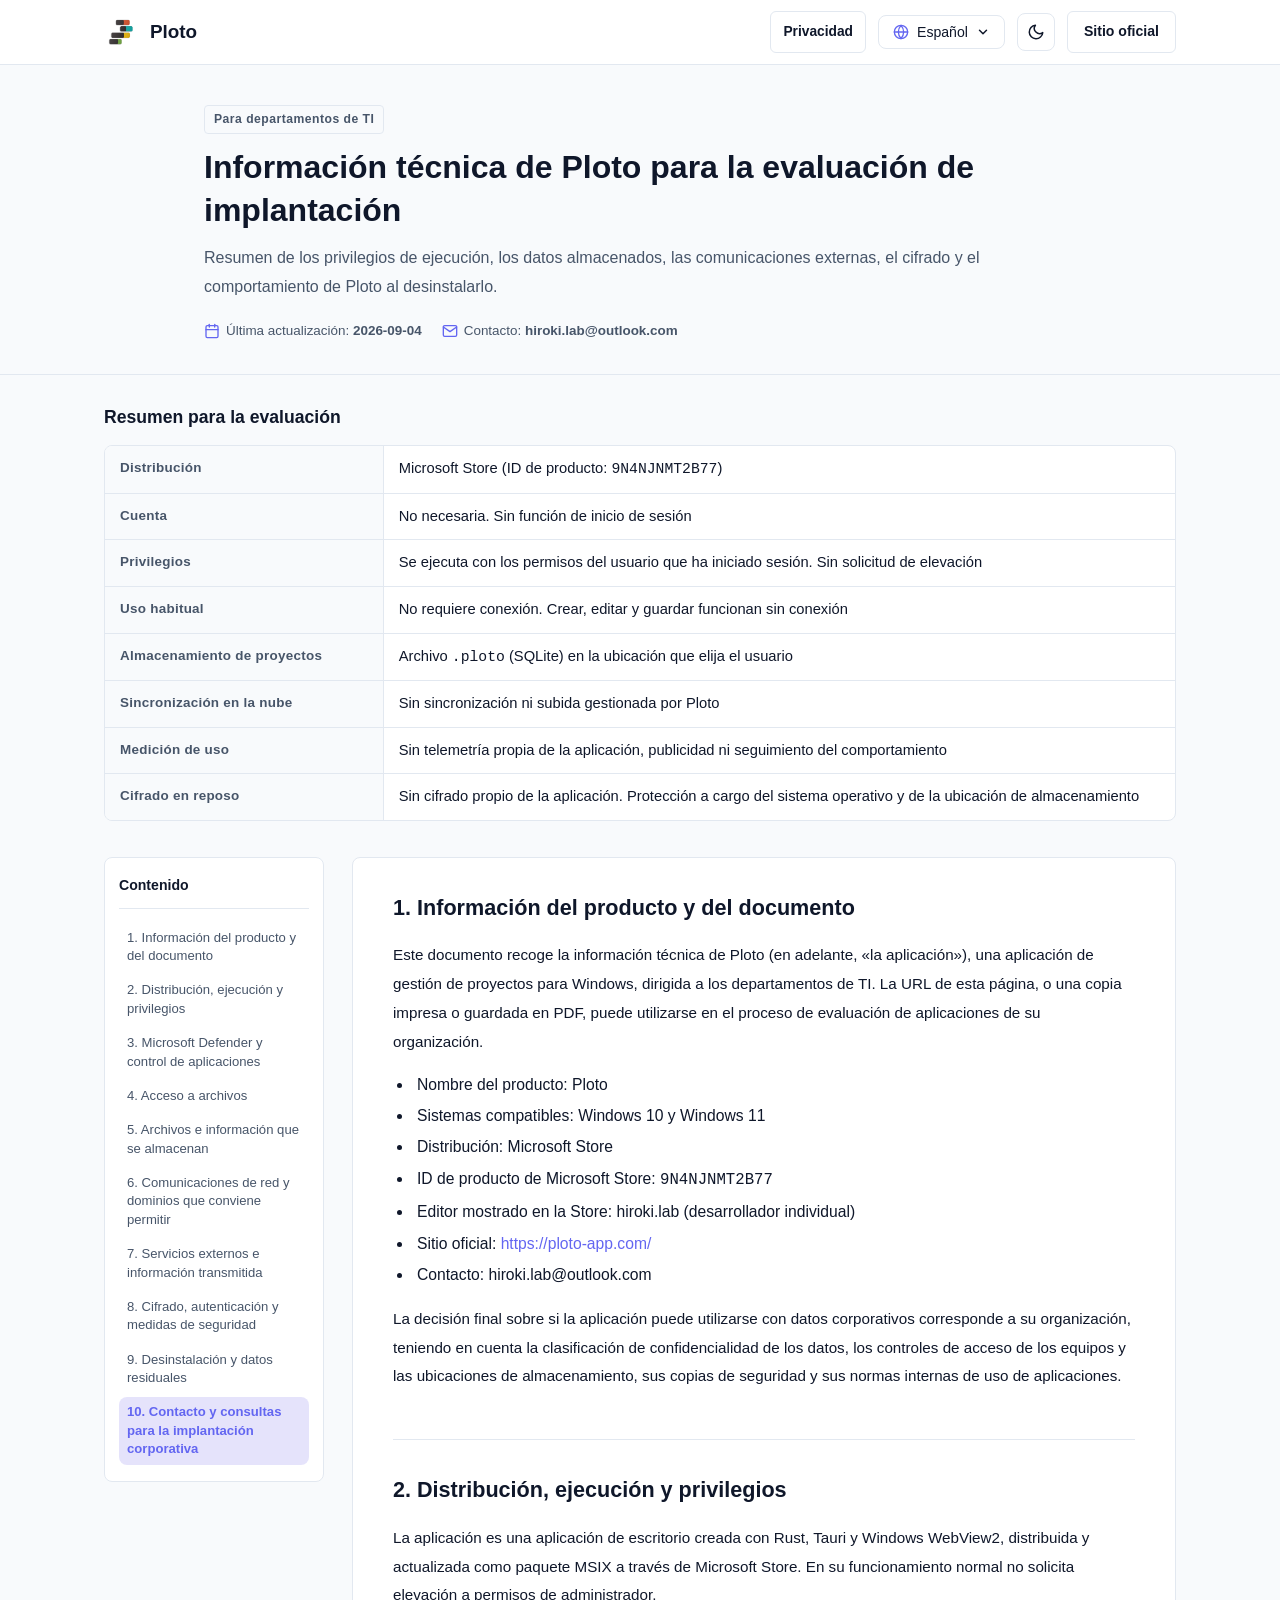
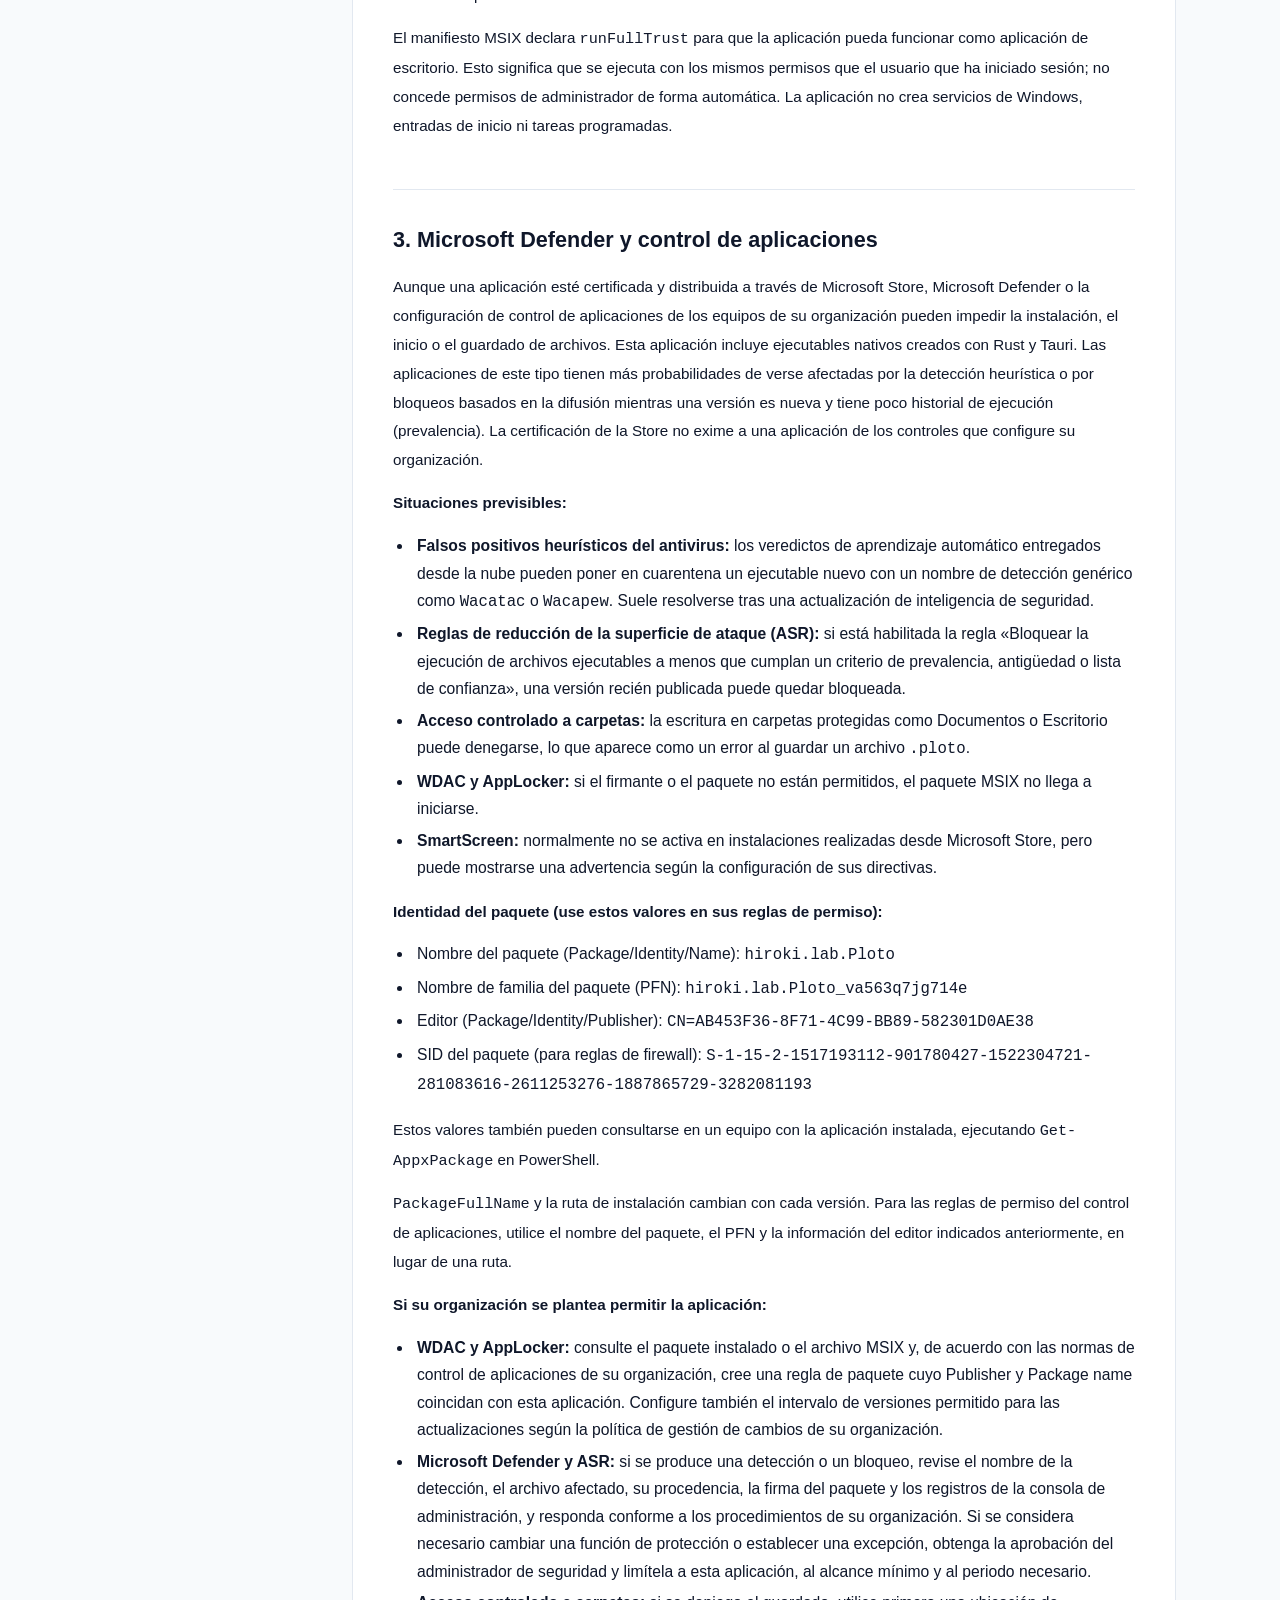
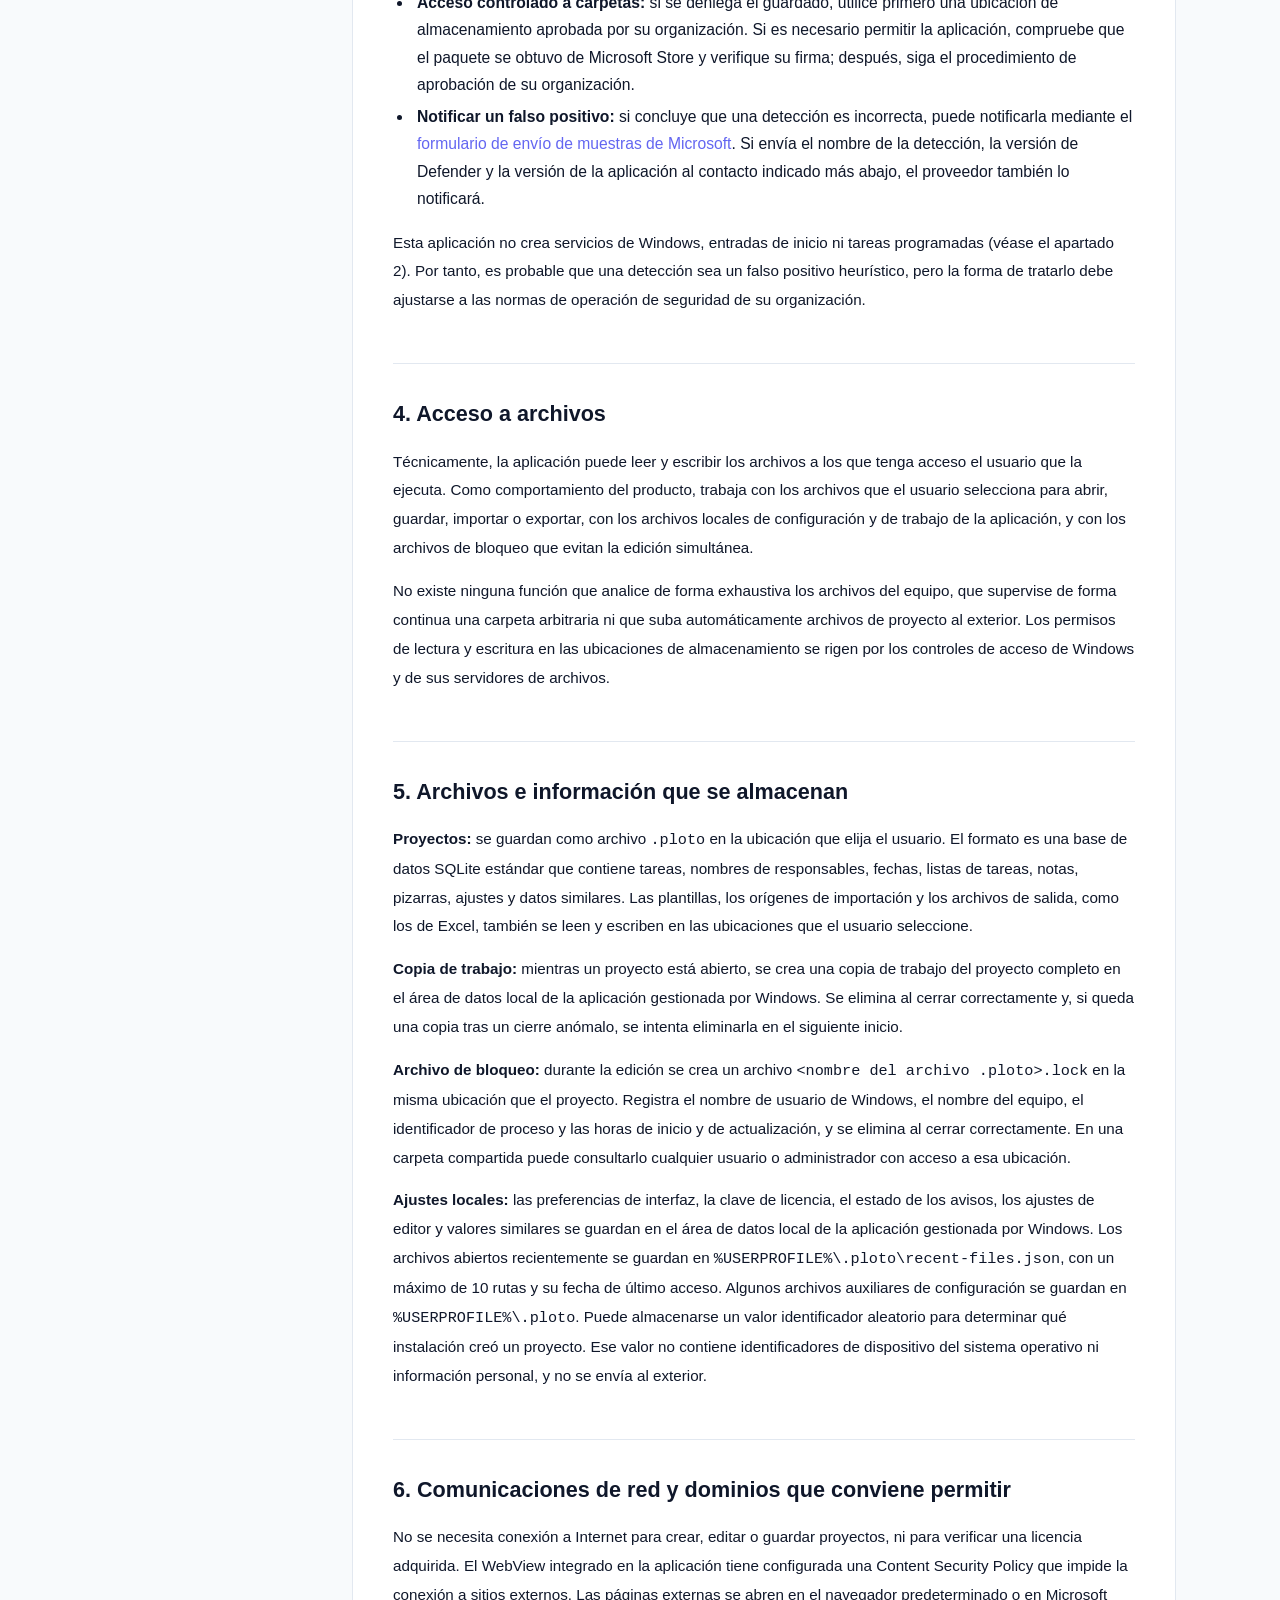
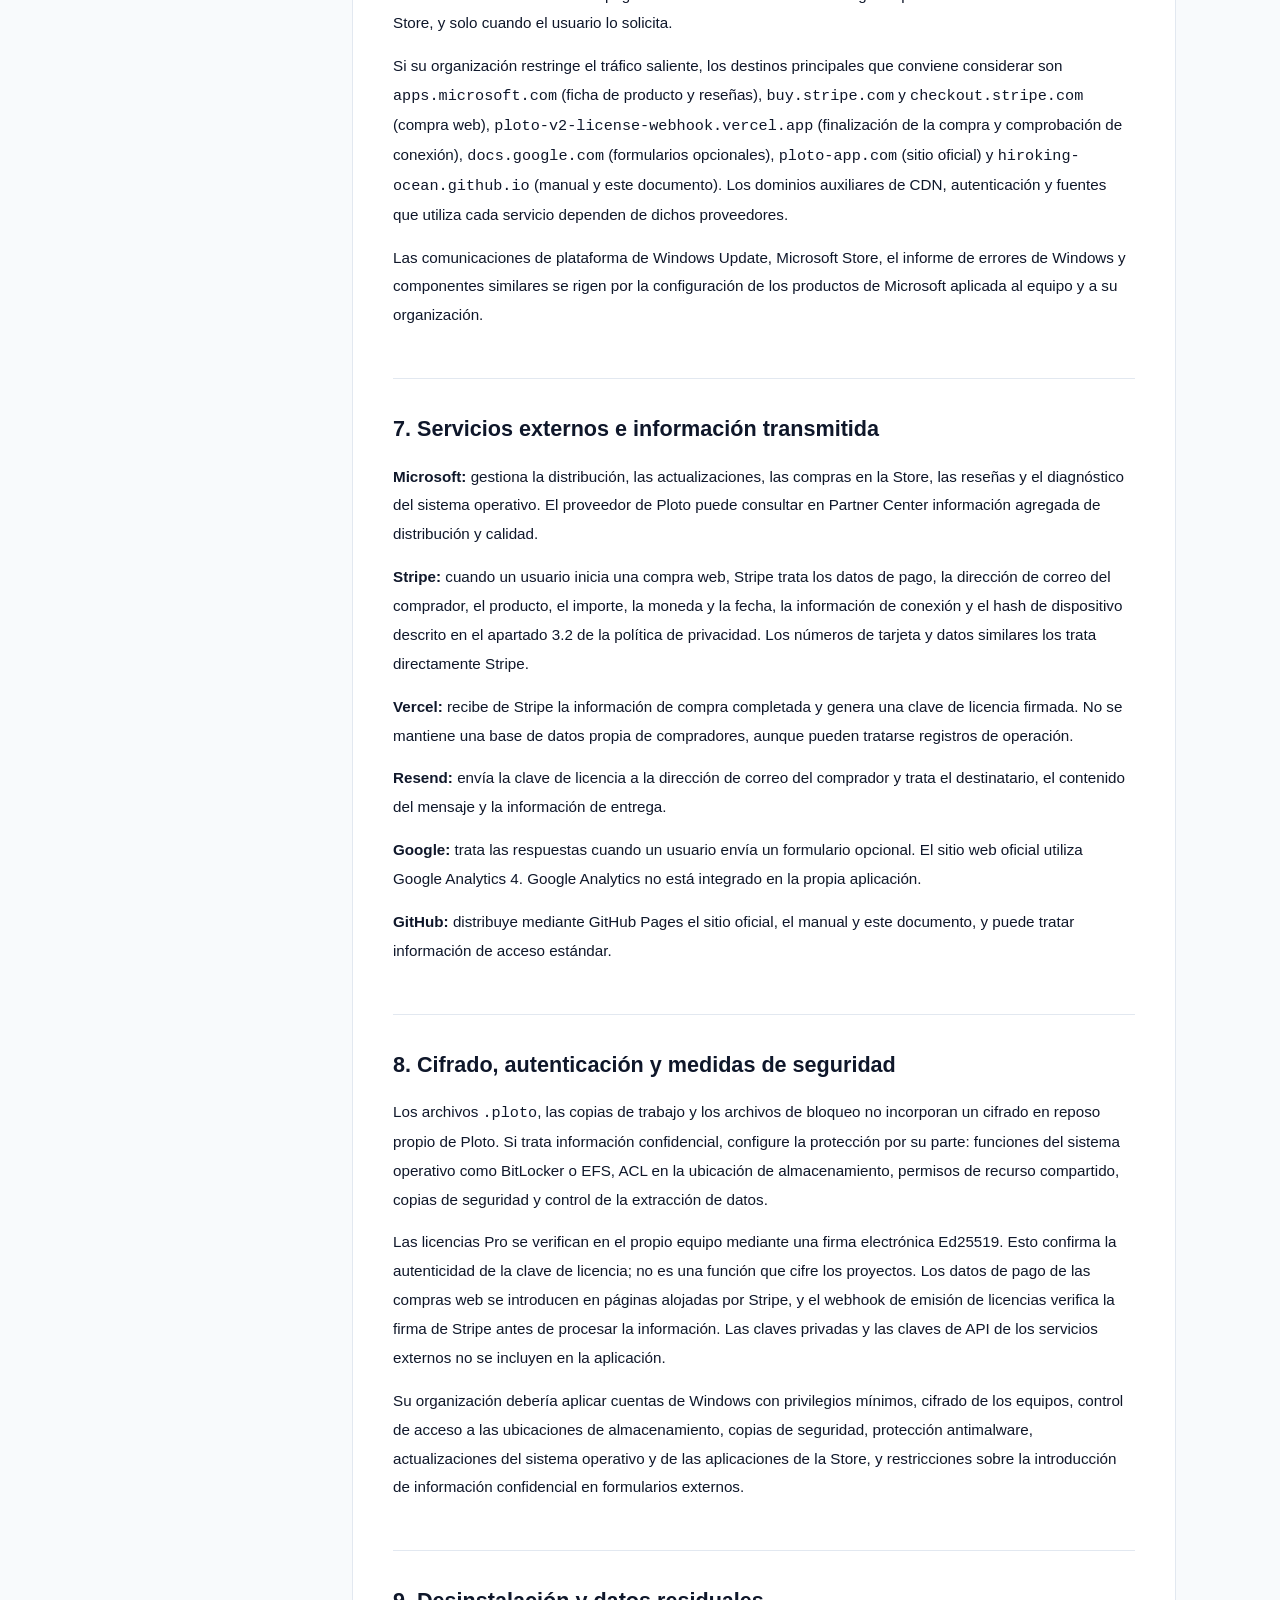
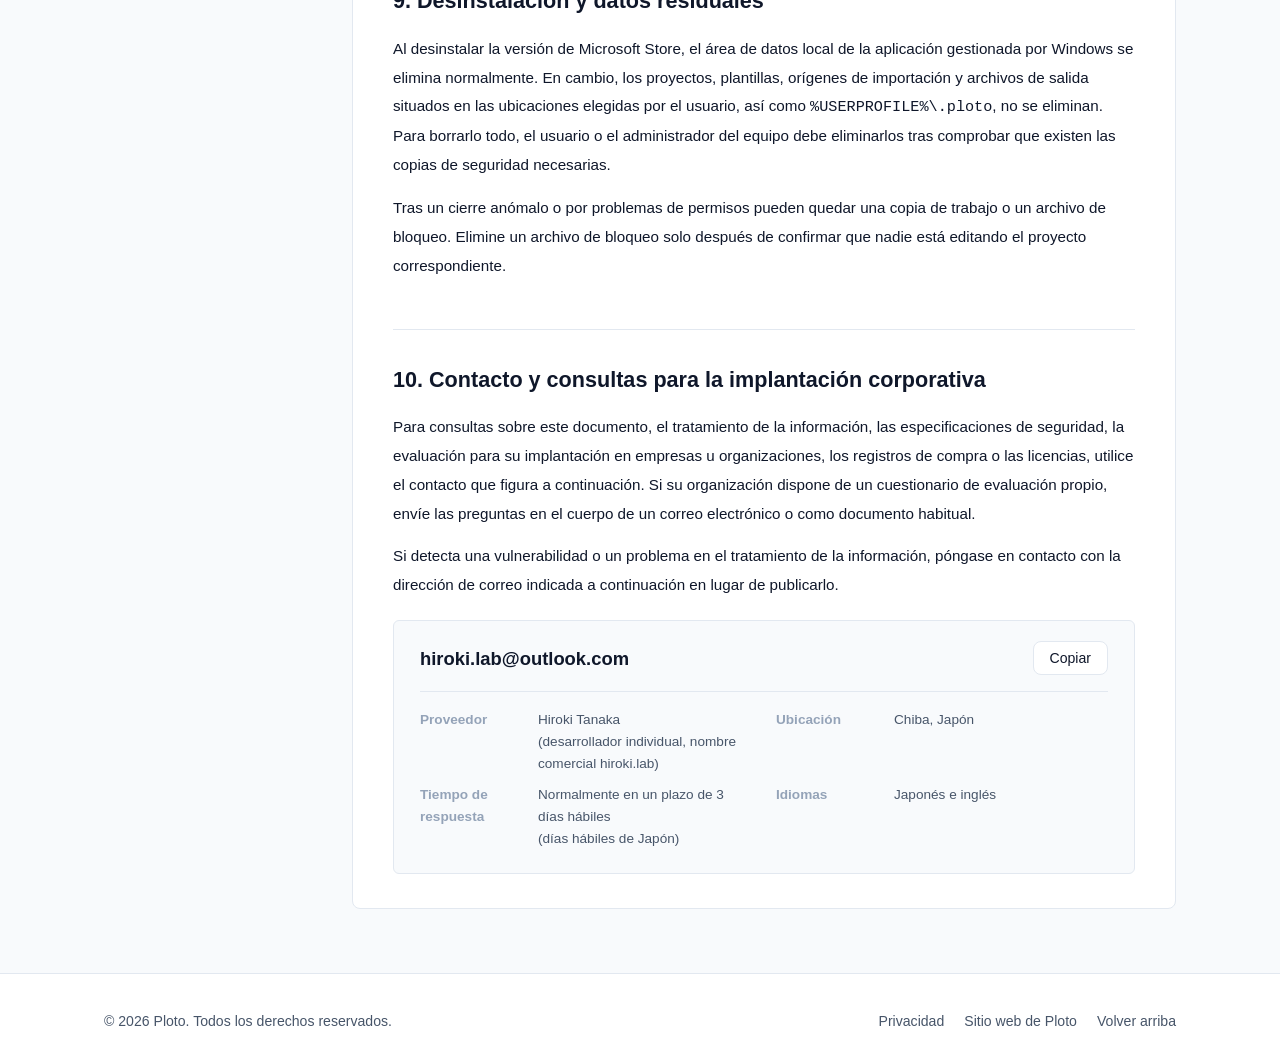
<file: es/it/index.html>
<!DOCTYPE html>
<html lang="es" data-theme="light">
<head>
  <meta charset="UTF-8" />
  <meta name="viewport" content="width=device-width, initial-scale=1.0" />
  <title>Información técnica para departamentos de TI - Ploto</title>
  <meta name="description" content="Información técnica sobre privilegios de ejecución, acceso a archivos, ubicaciones de almacenamiento, comunicaciones de red, servicios externos, cifrado y desinstalación, necesaria para evaluar la implantación de Ploto." />
  <link rel="canonical" href="https://hiroking-ocean.github.io/ploto-privacy/es/it/" />
  <link rel="alternate" hreflang="ja" href="https://hiroking-ocean.github.io/ploto-privacy/it/" />
  <link rel="alternate" hreflang="en" href="https://hiroking-ocean.github.io/ploto-privacy/en/it/" />
  <link rel="alternate" hreflang="de" href="https://hiroking-ocean.github.io/ploto-privacy/de/it/" />
  <link rel="alternate" hreflang="fr" href="https://hiroking-ocean.github.io/ploto-privacy/fr/it/" />
  <link rel="alternate" hreflang="es" href="https://hiroking-ocean.github.io/ploto-privacy/es/it/" />
  <link rel="alternate" hreflang="ko" href="https://hiroking-ocean.github.io/ploto-privacy/ko/it/" />
  <link rel="alternate" hreflang="pt-br" href="https://hiroking-ocean.github.io/ploto-privacy/pt-br/it/" />
  <link rel="alternate" hreflang="x-default" href="https://hiroking-ocean.github.io/ploto-privacy/it/" />
  <meta property="og:type" content="website" />
  <meta property="og:url" content="https://hiroking-ocean.github.io/ploto-privacy/es/it/" />
  <meta property="og:title" content="Información técnica para departamentos de TI - Ploto" />
  <meta property="og:description" content="Información técnica sobre privilegios de ejecución, acceso a archivos, ubicaciones de almacenamiento, comunicaciones de red, servicios externos, cifrado y desinstalación, necesaria para evaluar la implantación de Ploto." />
  <meta property="og:locale" content="es_ES" />
  <meta property="og:site_name" content="Ploto" />
  <meta property="og:image" content="https://hiroking-ocean.github.io/ploto-privacy/assets/app-icon.svg" />
  <meta name="twitter:card" content="summary" />
  <link rel="icon" type="image/svg+xml" href="../../assets/app-icon.svg" />
  <!-- Fonts (Outfit & Inter) -->
  <link rel="preconnect" href="https://fonts.googleapis.com" />
  <link rel="preconnect" href="https://fonts.gstatic.com" crossorigin />
  <link href="https://fonts.googleapis.com/css2?family=Inter:wght@400;500;600;700&family=Outfit:wght@600;700;800&display=swap" rel="stylesheet" />

  <link rel="stylesheet" href="../../styles.css" />
</head>
<body class="document-layout technical-document">
  <header class="header">
    <div class="container header-container">
      <a href="../" class="brand-link" aria-label="Ploto">
        <img src="../../assets/logo.svg" alt="Ploto Logo" class="brand-logo" />
        <span class="brand-title">Ploto</span>
      </a>
      <div class="header-actions">
        <a href="../" class="secondary-link-btn">Privacidad</a>
        <!-- Language Selector -->
        <div class="lang-selector">
          <button class="lang-btn" id="lang-btn" aria-haspopup="true" aria-expanded="false" aria-label="Idioma">
            <svg class="lang-icon" viewBox="0 0 24 24" fill="none" stroke="currentColor" stroke-width="2" stroke-linecap="round" stroke-linejoin="round">
              <circle cx="12" cy="12" r="10"></circle>
              <line x1="2" y1="12" x2="22" y2="12"></line>
              <path d="M12 2a15.3 15.3 0 0 1 4 10 15.3 15.3 0 0 1-4 10 15.3 15.3 0 0 1-4-10 15.3 15.3 0 0 1 4-10z"></path>
            </svg>
            <span>Español</span>
            <svg class="lang-arrow" viewBox="0 0 24 24" fill="none" stroke="currentColor" stroke-width="2.5" stroke-linecap="round" stroke-linejoin="round">
              <polyline points="6 9 12 15 18 9"></polyline>
            </svg>
          </button>
          <ul class="lang-dropdown" id="lang-dropdown">
            <li class="lang-item"><a href="../../it/" data-lang="ja">日本語</a></li>
            <li class="lang-item"><a href="../../en/it/" data-lang="en">English</a></li>
            <li class="lang-item"><a href="../../de/it/" data-lang="de">Deutsch</a></li>
            <li class="lang-item"><a href="../../fr/it/" data-lang="fr">Français</a></li>
            <li class="lang-item active"><a href="../../es/it/" data-lang="es">Español</a></li>
            <li class="lang-item"><a href="../../ko/it/" data-lang="ko">한국어</a></li>
            <li class="lang-item"><a href="../../pt-br/it/" data-lang="pt-BR">Português (Brasil)</a></li>
          </ul>
        </div>
        <button class="theme-btn" id="theme-toggle-btn" aria-label="Modo claro">
          <svg class="theme-icon" viewBox="0 0 24 24" fill="none" stroke="currentColor" stroke-width="2" stroke-linecap="round" stroke-linejoin="round">
            <circle cx="12" cy="12" r="5"></circle>
            <line x1="12" y1="1" x2="12" y2="3"></line>
            <line x1="12" y1="21" x2="12" y2="23"></line>
            <line x1="4.22" y1="4.22" x2="5.64" y2="5.64"></line>
            <line x1="18.36" y1="18.36" x2="19.78" y2="19.78"></line>
          </svg>
        </button>
        <a href="https://ploto-app.com/" class="lp-link-btn" target="_blank" rel="noopener noreferrer">Sitio oficial</a>
      </div>
    </div>
  </header>

  <section class="hero">
    <div class="container hero-content">
      <div class="badge">
        <svg class="badge-icon" viewBox="0 0 24 24" fill="none" stroke="currentColor" stroke-width="2" stroke-linecap="round" stroke-linejoin="round">
          <path d="M12 22s8-4 8-10V5l-8-3-8 3v7c0 6 8 10 8 10z"></path>
        </svg>
        <span>Para departamentos de TI</span>
      </div>
      <h1 class="hero-title">Información técnica de Ploto para la evaluación de implantación</h1>
      <p class="hero-desc">Resumen de los privilegios de ejecución, los datos almacenados, las comunicaciones externas, el cifrado y el comportamiento de Ploto al desinstalarlo.</p>
      <div class="hero-meta">
        <div class="meta-item">
          <svg class="meta-icon" viewBox="0 0 24 24" fill="none" stroke="currentColor" stroke-width="2" stroke-linecap="round" stroke-linejoin="round">
            <rect x="3" y="4" width="18" height="18" rx="2" ry="2"></rect>
            <line x1="16" y1="2" x2="16" y2="6"></line>
            <line x1="8" y1="2" x2="8" y2="6"></line>
            <line x1="3" y1="10" x2="21" y2="10"></line>
          </svg>
          <span>Última actualización: <strong>2026-09-04</strong></span>
        </div>
        <div class="meta-item">
          <svg class="meta-icon" viewBox="0 0 24 24" fill="none" stroke="currentColor" stroke-width="2" stroke-linecap="round" stroke-linejoin="round">
            <path d="M4 4h16c1.1 0 2 .9 2 2v12c0 1.1-.9 2-2 2H4c-1.1 0-2-.9-2-2V6c0-1.1.9-2 2-2z"></path>
            <polyline points="22,6 12,13 2,6"></polyline>
          </svg>
          <span>Contacto: <strong>hiroki.lab@outlook.com</strong></span>
        </div>
      </div>
    </div>
  </section>

  <section class="container review-overview" aria-labelledby="review-facts-title">
    <h2 id="review-facts-title">Resumen para la evaluación</h2>
    <div class="review-summary-table-wrap">
      <table class="review-summary-table">
        <tbody>

          <tr>
            <th scope="row">Distribución</th>
            <td>Microsoft Store (ID de producto: <code>9N4NJNMT2B77</code>)</td>
          </tr>

          <tr>
            <th scope="row">Cuenta</th>
            <td>No necesaria. Sin función de inicio de sesión</td>
          </tr>

          <tr>
            <th scope="row">Privilegios</th>
            <td>Se ejecuta con los permisos del usuario que ha iniciado sesión. Sin solicitud de elevación</td>
          </tr>

          <tr>
            <th scope="row">Uso habitual</th>
            <td>No requiere conexión. Crear, editar y guardar funcionan sin conexión</td>
          </tr>

          <tr>
            <th scope="row">Almacenamiento de proyectos</th>
            <td>Archivo <code>.ploto</code> (SQLite) en la ubicación que elija el usuario</td>
          </tr>

          <tr>
            <th scope="row">Sincronización en la nube</th>
            <td>Sin sincronización ni subida gestionada por Ploto</td>
          </tr>

          <tr>
            <th scope="row">Medición de uso</th>
            <td>Sin telemetría propia de la aplicación, publicidad ni seguimiento del comportamiento</td>
          </tr>

          <tr>
            <th scope="row">Cifrado en reposo</th>
            <td>Sin cifrado propio de la aplicación. Protección a cargo del sistema operativo y de la ubicación de almacenamiento</td>
          </tr>
        </tbody>
      </table>
    </div>
  </section>

  <main class="container policy-layout">
    <aside class="toc-sidebar">
      <div class="toc-header"><span>Contenido</span></div>
      <ul class="toc-list">

              <li class="toc-item"><a href="#overview">1. Información del producto y del documento</a></li>

              <li class="toc-item"><a href="#runtime">2. Distribución, ejecución y privilegios</a></li>

              <li class="toc-item"><a href="#defender">3. Microsoft Defender y control de aplicaciones</a></li>

              <li class="toc-item"><a href="#files">4. Acceso a archivos</a></li>

              <li class="toc-item"><a href="#storage">5. Archivos e información que se almacenan</a></li>

              <li class="toc-item"><a href="#network">6. Comunicaciones de red y dominios que conviene permitir</a></li>

              <li class="toc-item"><a href="#services">7. Servicios externos e información transmitida</a></li>

              <li class="toc-item"><a href="#security">8. Cifrado, autenticación y medidas de seguridad</a></li>

              <li class="toc-item"><a href="#removal">9. Desinstalación y datos residuales</a></li>

              <li class="toc-item"><a href="#contact">10. Contacto y consultas para la implantación corporativa</a></li>
      </ul>
    </aside>
    <div class="policy-content">

        <article class="section-card" id="overview">
          <h2 class="section-title">1. Información del producto y del documento</h2>
          <div class="section-body">
            <p>Este documento recoge la información técnica de Ploto (en adelante, «la aplicación»), una aplicación de gestión de proyectos para Windows, dirigida a los departamentos de TI. La URL de esta página, o una copia impresa o guardada en PDF, puede utilizarse en el proceso de evaluación de aplicaciones de su organización.</p>
            <ul class="content-list">
              <li>Nombre del producto: Ploto</li>
              <li>Sistemas compatibles: Windows 10 y Windows 11</li>
              <li>Distribución: Microsoft Store</li>
              <li>ID de producto de Microsoft Store: <code>9N4NJNMT2B77</code></li>
              <li>Editor mostrado en la Store: hiroki.lab (desarrollador individual)</li>
              <li>Sitio oficial: <a href="https://ploto-app.com/" target="_blank" rel="noopener noreferrer">https://ploto-app.com/</a></li>
              <li>Contacto: hiroki.lab@outlook.com</li>
            </ul>
            <p>La decisión final sobre si la aplicación puede utilizarse con datos corporativos corresponde a su organización, teniendo en cuenta la clasificación de confidencialidad de los datos, los controles de acceso de los equipos y las ubicaciones de almacenamiento, sus copias de seguridad y sus normas internas de uso de aplicaciones.</p>

          </div>
        </article>

        <article class="section-card" id="runtime">
          <h2 class="section-title">2. Distribución, ejecución y privilegios</h2>
          <div class="section-body">
            <p>La aplicación es una aplicación de escritorio creada con Rust, Tauri y Windows WebView2, distribuida y actualizada como paquete MSIX a través de Microsoft Store. En su funcionamiento normal no solicita elevación a permisos de administrador.</p>
            <p>El manifiesto MSIX declara <code>runFullTrust</code> para que la aplicación pueda funcionar como aplicación de escritorio. Esto significa que se ejecuta con los mismos permisos que el usuario que ha iniciado sesión; no concede permisos de administrador de forma automática. La aplicación no crea servicios de Windows, entradas de inicio ni tareas programadas.</p>

          </div>
        </article>

        <article class="section-card" id="defender">
          <h2 class="section-title">3. Microsoft Defender y control de aplicaciones</h2>
          <div class="section-body">
            <p>Aunque una aplicación esté certificada y distribuida a través de Microsoft Store, Microsoft Defender o la configuración de control de aplicaciones de los equipos de su organización pueden impedir la instalación, el inicio o el guardado de archivos. Esta aplicación incluye ejecutables nativos creados con Rust y Tauri. Las aplicaciones de este tipo tienen más probabilidades de verse afectadas por la detección heurística o por bloqueos basados en la difusión mientras una versión es nueva y tiene poco historial de ejecución (prevalencia). La certificación de la Store no exime a una aplicación de los controles que configure su organización.</p>
            <p><strong>Situaciones previsibles:</strong></p>
            <ul class="content-list">
              <li><strong>Falsos positivos heurísticos del antivirus:</strong> los veredictos de aprendizaje automático entregados desde la nube pueden poner en cuarentena un ejecutable nuevo con un nombre de detección genérico como <code>Wacatac</code> o <code>Wacapew</code>. Suele resolverse tras una actualización de inteligencia de seguridad.</li>
              <li><strong>Reglas de reducción de la superficie de ataque (ASR):</strong> si está habilitada la regla «Bloquear la ejecución de archivos ejecutables a menos que cumplan un criterio de prevalencia, antigüedad o lista de confianza», una versión recién publicada puede quedar bloqueada.</li>
              <li><strong>Acceso controlado a carpetas:</strong> la escritura en carpetas protegidas como Documentos o Escritorio puede denegarse, lo que aparece como un error al guardar un archivo <code>.ploto</code>.</li>
              <li><strong>WDAC y AppLocker:</strong> si el firmante o el paquete no están permitidos, el paquete MSIX no llega a iniciarse.</li>
              <li><strong>SmartScreen:</strong> normalmente no se activa en instalaciones realizadas desde Microsoft Store, pero puede mostrarse una advertencia según la configuración de sus directivas.</li>
            </ul>
            <p><strong>Identidad del paquete (use estos valores en sus reglas de permiso):</strong></p>
            <ul class="content-list">
              <li>Nombre del paquete (Package/Identity/Name): <code>hiroki.lab.Ploto</code></li>
              <li>Nombre de familia del paquete (PFN): <code>hiroki.lab.Ploto_va563q7jg714e</code></li>
              <li>Editor (Package/Identity/Publisher): <code>CN=AB453F36-8F71-4C99-BB89-582301D0AE38</code></li>
              <li>SID del paquete (para reglas de firewall): <code>S-1-15-2-1517193112-901780427-1522304721-281083616-2611253276-1887865729-3282081193</code></li>
            </ul>
            <p>Estos valores también pueden consultarse en un equipo con la aplicación instalada, ejecutando <code>Get-AppxPackage</code> en PowerShell.</p>
            <p><code>PackageFullName</code> y la ruta de instalación cambian con cada versión. Para las reglas de permiso del control de aplicaciones, utilice el nombre del paquete, el PFN y la información del editor indicados anteriormente, en lugar de una ruta.</p>
            <p><strong>Si su organización se plantea permitir la aplicación:</strong></p>
            <ul class="content-list">
              <li><strong>WDAC y AppLocker:</strong> consulte el paquete instalado o el archivo MSIX y, de acuerdo con las normas de control de aplicaciones de su organización, cree una regla de paquete cuyo Publisher y Package name coincidan con esta aplicación. Configure también el intervalo de versiones permitido para las actualizaciones según la política de gestión de cambios de su organización.</li>
              <li><strong>Microsoft Defender y ASR:</strong> si se produce una detección o un bloqueo, revise el nombre de la detección, el archivo afectado, su procedencia, la firma del paquete y los registros de la consola de administración, y responda conforme a los procedimientos de su organización. Si se considera necesario cambiar una función de protección o establecer una excepción, obtenga la aprobación del administrador de seguridad y limítela a esta aplicación, al alcance mínimo y al periodo necesario.</li>
              <li><strong>Acceso controlado a carpetas:</strong> si se deniega el guardado, utilice primero una ubicación de almacenamiento aprobada por su organización. Si es necesario permitir la aplicación, compruebe que el paquete se obtuvo de Microsoft Store y verifique su firma; después, siga el procedimiento de aprobación de su organización.</li>
              <li><strong>Notificar un falso positivo:</strong> si concluye que una detección es incorrecta, puede notificarla mediante el <a href="https://www.microsoft.com/en-us/wdsi/filesubmission" target="_blank" rel="noopener noreferrer">formulario de envío de muestras de Microsoft</a>. Si envía el nombre de la detección, la versión de Defender y la versión de la aplicación al contacto indicado más abajo, el proveedor también lo notificará.</li>
            </ul>
            <p>Esta aplicación no crea servicios de Windows, entradas de inicio ni tareas programadas (véase el apartado 2). Por tanto, es probable que una detección sea un falso positivo heurístico, pero la forma de tratarlo debe ajustarse a las normas de operación de seguridad de su organización.</p>

          </div>
        </article>

        <article class="section-card" id="files">
          <h2 class="section-title">4. Acceso a archivos</h2>
          <div class="section-body">
            <p>Técnicamente, la aplicación puede leer y escribir los archivos a los que tenga acceso el usuario que la ejecuta. Como comportamiento del producto, trabaja con los archivos que el usuario selecciona para abrir, guardar, importar o exportar, con los archivos locales de configuración y de trabajo de la aplicación, y con los archivos de bloqueo que evitan la edición simultánea.</p>
            <p>No existe ninguna función que analice de forma exhaustiva los archivos del equipo, que supervise de forma continua una carpeta arbitraria ni que suba automáticamente archivos de proyecto al exterior. Los permisos de lectura y escritura en las ubicaciones de almacenamiento se rigen por los controles de acceso de Windows y de sus servidores de archivos.</p>

          </div>
        </article>

        <article class="section-card" id="storage">
          <h2 class="section-title">5. Archivos e información que se almacenan</h2>
          <div class="section-body">
            <p><strong>Proyectos:</strong> se guardan como archivo <code>.ploto</code> en la ubicación que elija el usuario. El formato es una base de datos SQLite estándar que contiene tareas, nombres de responsables, fechas, listas de tareas, notas, pizarras, ajustes y datos similares. Las plantillas, los orígenes de importación y los archivos de salida, como los de Excel, también se leen y escriben en las ubicaciones que el usuario seleccione.</p>
            <p><strong>Copia de trabajo:</strong> mientras un proyecto está abierto, se crea una copia de trabajo del proyecto completo en el área de datos local de la aplicación gestionada por Windows. Se elimina al cerrar correctamente y, si queda una copia tras un cierre anómalo, se intenta eliminarla en el siguiente inicio.</p>
            <p><strong>Archivo de bloqueo:</strong> durante la edición se crea un archivo <code>&lt;nombre del archivo .ploto&gt;.lock</code> en la misma ubicación que el proyecto. Registra el nombre de usuario de Windows, el nombre del equipo, el identificador de proceso y las horas de inicio y de actualización, y se elimina al cerrar correctamente. En una carpeta compartida puede consultarlo cualquier usuario o administrador con acceso a esa ubicación.</p>
            <p><strong>Ajustes locales:</strong> las preferencias de interfaz, la clave de licencia, el estado de los avisos, los ajustes de editor y valores similares se guardan en el área de datos local de la aplicación gestionada por Windows. Los archivos abiertos recientemente se guardan en <code>%USERPROFILE%\.ploto\recent-files.json</code>, con un máximo de 10 rutas y su fecha de último acceso. Algunos archivos auxiliares de configuración se guardan en <code>%USERPROFILE%\.ploto</code>. Puede almacenarse un valor identificador aleatorio para determinar qué instalación creó un proyecto. Ese valor no contiene identificadores de dispositivo del sistema operativo ni información personal, y no se envía al exterior.</p>

          </div>
        </article>

        <article class="section-card" id="network">
          <h2 class="section-title">6. Comunicaciones de red y dominios que conviene permitir</h2>
          <div class="section-body">
            <p>No se necesita conexión a Internet para crear, editar o guardar proyectos, ni para verificar una licencia adquirida. El WebView integrado en la aplicación tiene configurada una Content Security Policy que impide la conexión a sitios externos. Las páginas externas se abren en el navegador predeterminado o en Microsoft Store, y solo cuando el usuario lo solicita.</p>
            <p>Si su organización restringe el tráfico saliente, los destinos principales que conviene considerar son <code>apps.microsoft.com</code> (ficha de producto y reseñas), <code>buy.stripe.com</code> y <code>checkout.stripe.com</code> (compra web), <code>ploto-v2-license-webhook.vercel.app</code> (finalización de la compra y comprobación de conexión), <code>docs.google.com</code> (formularios opcionales), <code>ploto-app.com</code> (sitio oficial) y <code>hiroking-ocean.github.io</code> (manual y este documento). Los dominios auxiliares de CDN, autenticación y fuentes que utiliza cada servicio dependen de dichos proveedores.</p>
            <p>Las comunicaciones de plataforma de Windows Update, Microsoft Store, el informe de errores de Windows y componentes similares se rigen por la configuración de los productos de Microsoft aplicada al equipo y a su organización.</p>

          </div>
        </article>

        <article class="section-card" id="services">
          <h2 class="section-title">7. Servicios externos e información transmitida</h2>
          <div class="section-body">
            <p><strong>Microsoft:</strong> gestiona la distribución, las actualizaciones, las compras en la Store, las reseñas y el diagnóstico del sistema operativo. El proveedor de Ploto puede consultar en Partner Center información agregada de distribución y calidad.</p>
            <p><strong>Stripe:</strong> cuando un usuario inicia una compra web, Stripe trata los datos de pago, la dirección de correo del comprador, el producto, el importe, la moneda y la fecha, la información de conexión y el hash de dispositivo descrito en el apartado 3.2 de la política de privacidad. Los números de tarjeta y datos similares los trata directamente Stripe.</p>
            <p><strong>Vercel:</strong> recibe de Stripe la información de compra completada y genera una clave de licencia firmada. No se mantiene una base de datos propia de compradores, aunque pueden tratarse registros de operación.</p>
            <p><strong>Resend:</strong> envía la clave de licencia a la dirección de correo del comprador y trata el destinatario, el contenido del mensaje y la información de entrega.</p>
            <p><strong>Google:</strong> trata las respuestas cuando un usuario envía un formulario opcional. El sitio web oficial utiliza Google Analytics 4. Google Analytics no está integrado en la propia aplicación.</p>
            <p><strong>GitHub:</strong> distribuye mediante GitHub Pages el sitio oficial, el manual y este documento, y puede tratar información de acceso estándar.</p>

          </div>
        </article>

        <article class="section-card" id="security">
          <h2 class="section-title">8. Cifrado, autenticación y medidas de seguridad</h2>
          <div class="section-body">
            <p>Los archivos <code>.ploto</code>, las copias de trabajo y los archivos de bloqueo no incorporan un cifrado en reposo propio de Ploto. Si trata información confidencial, configure la protección por su parte: funciones del sistema operativo como BitLocker o EFS, ACL en la ubicación de almacenamiento, permisos de recurso compartido, copias de seguridad y control de la extracción de datos.</p>
            <p>Las licencias Pro se verifican en el propio equipo mediante una firma electrónica Ed25519. Esto confirma la autenticidad de la clave de licencia; no es una función que cifre los proyectos. Los datos de pago de las compras web se introducen en páginas alojadas por Stripe, y el webhook de emisión de licencias verifica la firma de Stripe antes de procesar la información. Las claves privadas y las claves de API de los servicios externos no se incluyen en la aplicación.</p>
            <p>Su organización debería aplicar cuentas de Windows con privilegios mínimos, cifrado de los equipos, control de acceso a las ubicaciones de almacenamiento, copias de seguridad, protección antimalware, actualizaciones del sistema operativo y de las aplicaciones de la Store, y restricciones sobre la introducción de información confidencial en formularios externos.</p>

          </div>
        </article>

        <article class="section-card" id="removal">
          <h2 class="section-title">9. Desinstalación y datos residuales</h2>
          <div class="section-body">
            <p>Al desinstalar la versión de Microsoft Store, el área de datos local de la aplicación gestionada por Windows se elimina normalmente. En cambio, los proyectos, plantillas, orígenes de importación y archivos de salida situados en las ubicaciones elegidas por el usuario, así como <code>%USERPROFILE%\.ploto</code>, no se eliminan. Para borrarlo todo, el usuario o el administrador del equipo debe eliminarlos tras comprobar que existen las copias de seguridad necesarias.</p>
            <p>Tras un cierre anómalo o por problemas de permisos pueden quedar una copia de trabajo o un archivo de bloqueo. Elimine un archivo de bloqueo solo después de confirmar que nadie está editando el proyecto correspondiente.</p>

          </div>
        </article>

        <article class="section-card" id="contact">
          <h2 class="section-title">10. Contacto y consultas para la implantación corporativa</h2>
          <div class="section-body">
            <p>Para consultas sobre este documento, el tratamiento de la información, las especificaciones de seguridad, la evaluación para su implantación en empresas u organizaciones, los registros de compra o las licencias, utilice el contacto que figura a continuación. Si su organización dispone de un cuestionario de evaluación propio, envíe las preguntas en el cuerpo de un correo electrónico o como documento habitual.</p>
            <p>Si detecta una vulnerabilidad o un problema en el tratamiento de la información, póngase en contacto con la dirección de correo indicada a continuación en lugar de publicarlo.</p>

          <div class="contact-box">
            <div class="contact-email-wrap">
              <span class="contact-email">hiroki.lab@outlook.com</span>
            </div>
            <button class="copy-btn" data-copy="hiroki.lab@outlook.com" data-copied-label="¡Copiado!"><span>Copiar</span></button>
            <dl class="contact-meta">
              <div class="contact-meta-row">
                <dt>Proveedor</dt>
                <dd>Hiroki Tanaka<span class="contact-meta-note">(desarrollador individual, nombre comercial hiroki.lab)</span></dd>
              </div>

              <div class="contact-meta-row">
                <dt>Ubicación</dt>
                <dd>Chiba, Japón</dd>
              </div>

              <div class="contact-meta-row">
                <dt>Tiempo de respuesta</dt>
                <dd>Normalmente en un plazo de 3 días hábiles<span class="contact-meta-note">(días hábiles de Japón)</span></dd>
              </div>

              <div class="contact-meta-row">
                <dt>Idiomas</dt>
                <dd>Japonés e inglés</dd>
              </div>
            </dl>
          </div>
          </div>
        </article>
    </div>
  </main>

  <footer class="footer">
    <div class="container footer-container">
      <div>© 2026 Ploto. Todos los derechos reservados.</div>
      <div class="footer-links">
        <a href="../" class="footer-link">Privacidad</a>
        <a href="https://ploto-app.com/" class="footer-link" target="_blank" rel="noopener noreferrer">Sitio web de Ploto</a>
        <a href="#top" class="back-to-top-btn" id="back-to-top-btn">Volver arriba</a>
      </div>
    </div>
  </footer>
  <script src="../../app.js"></script>
</body>
</html>
</file>
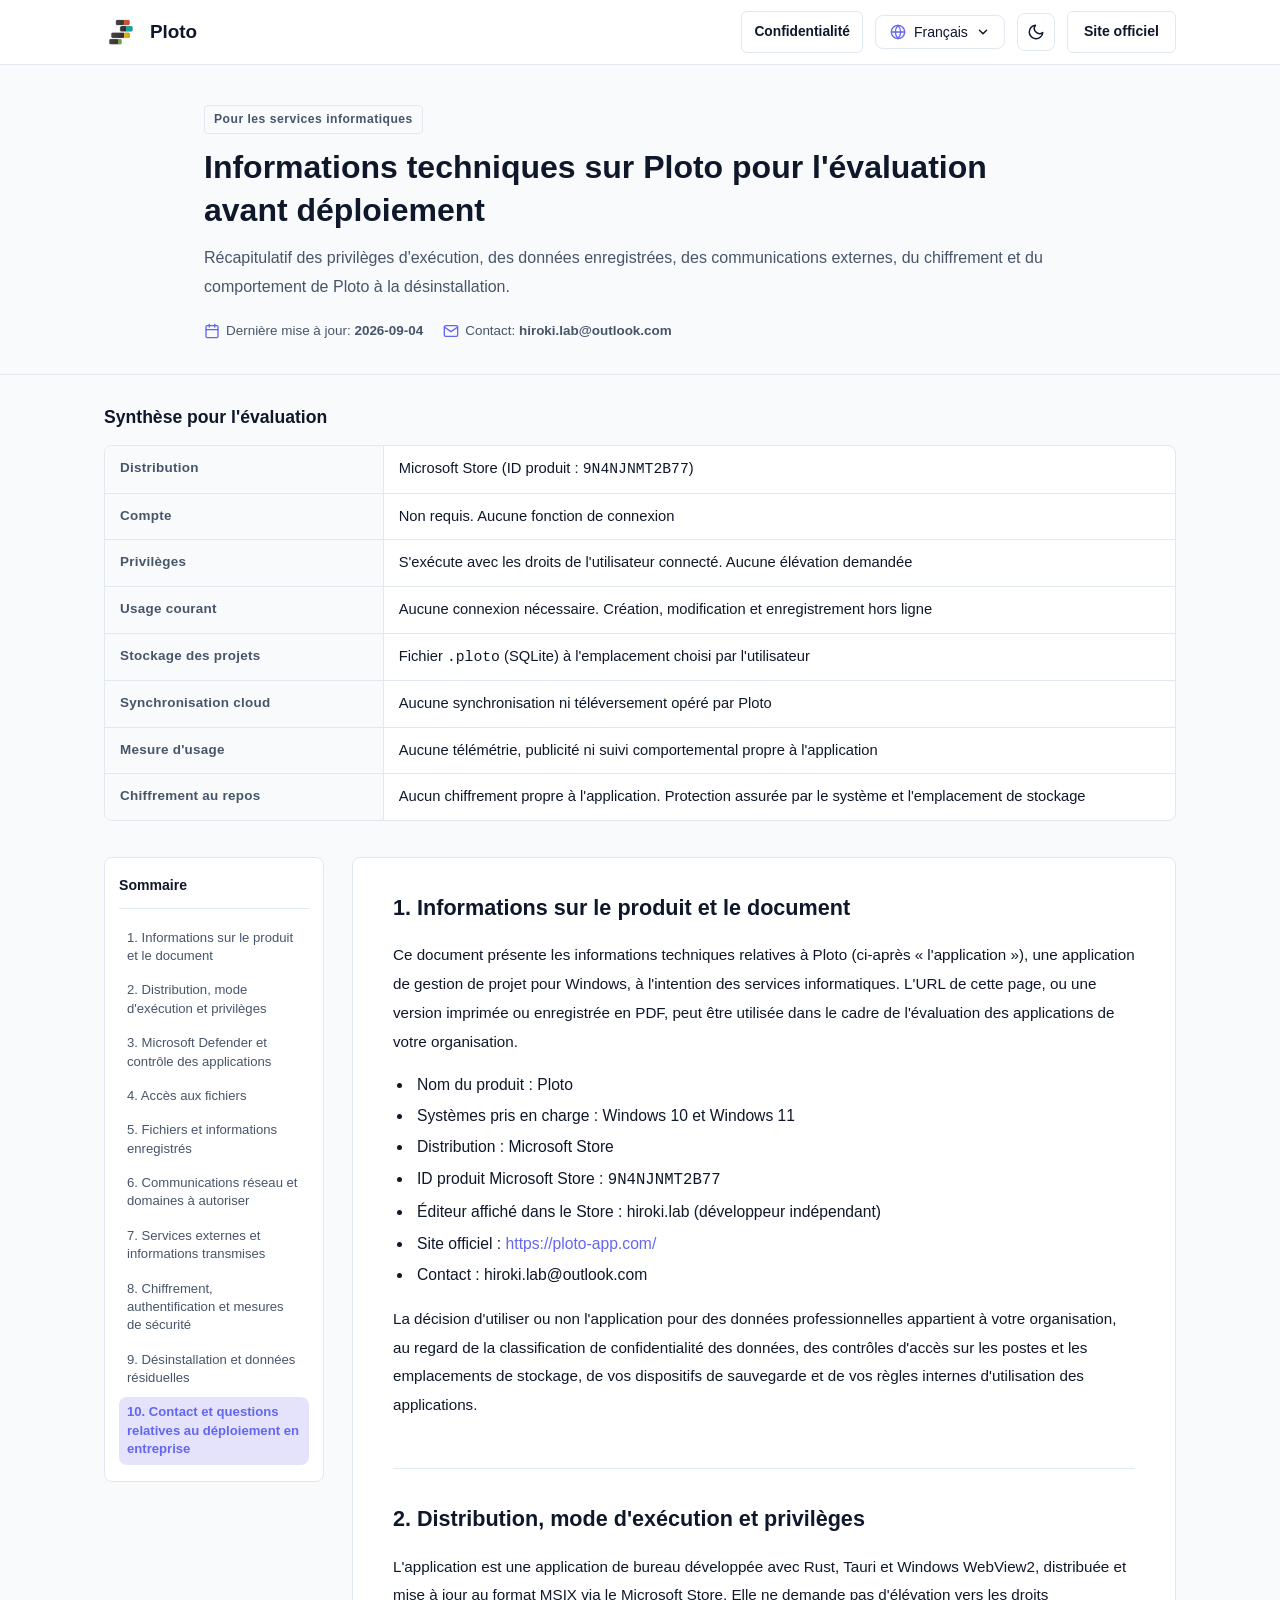
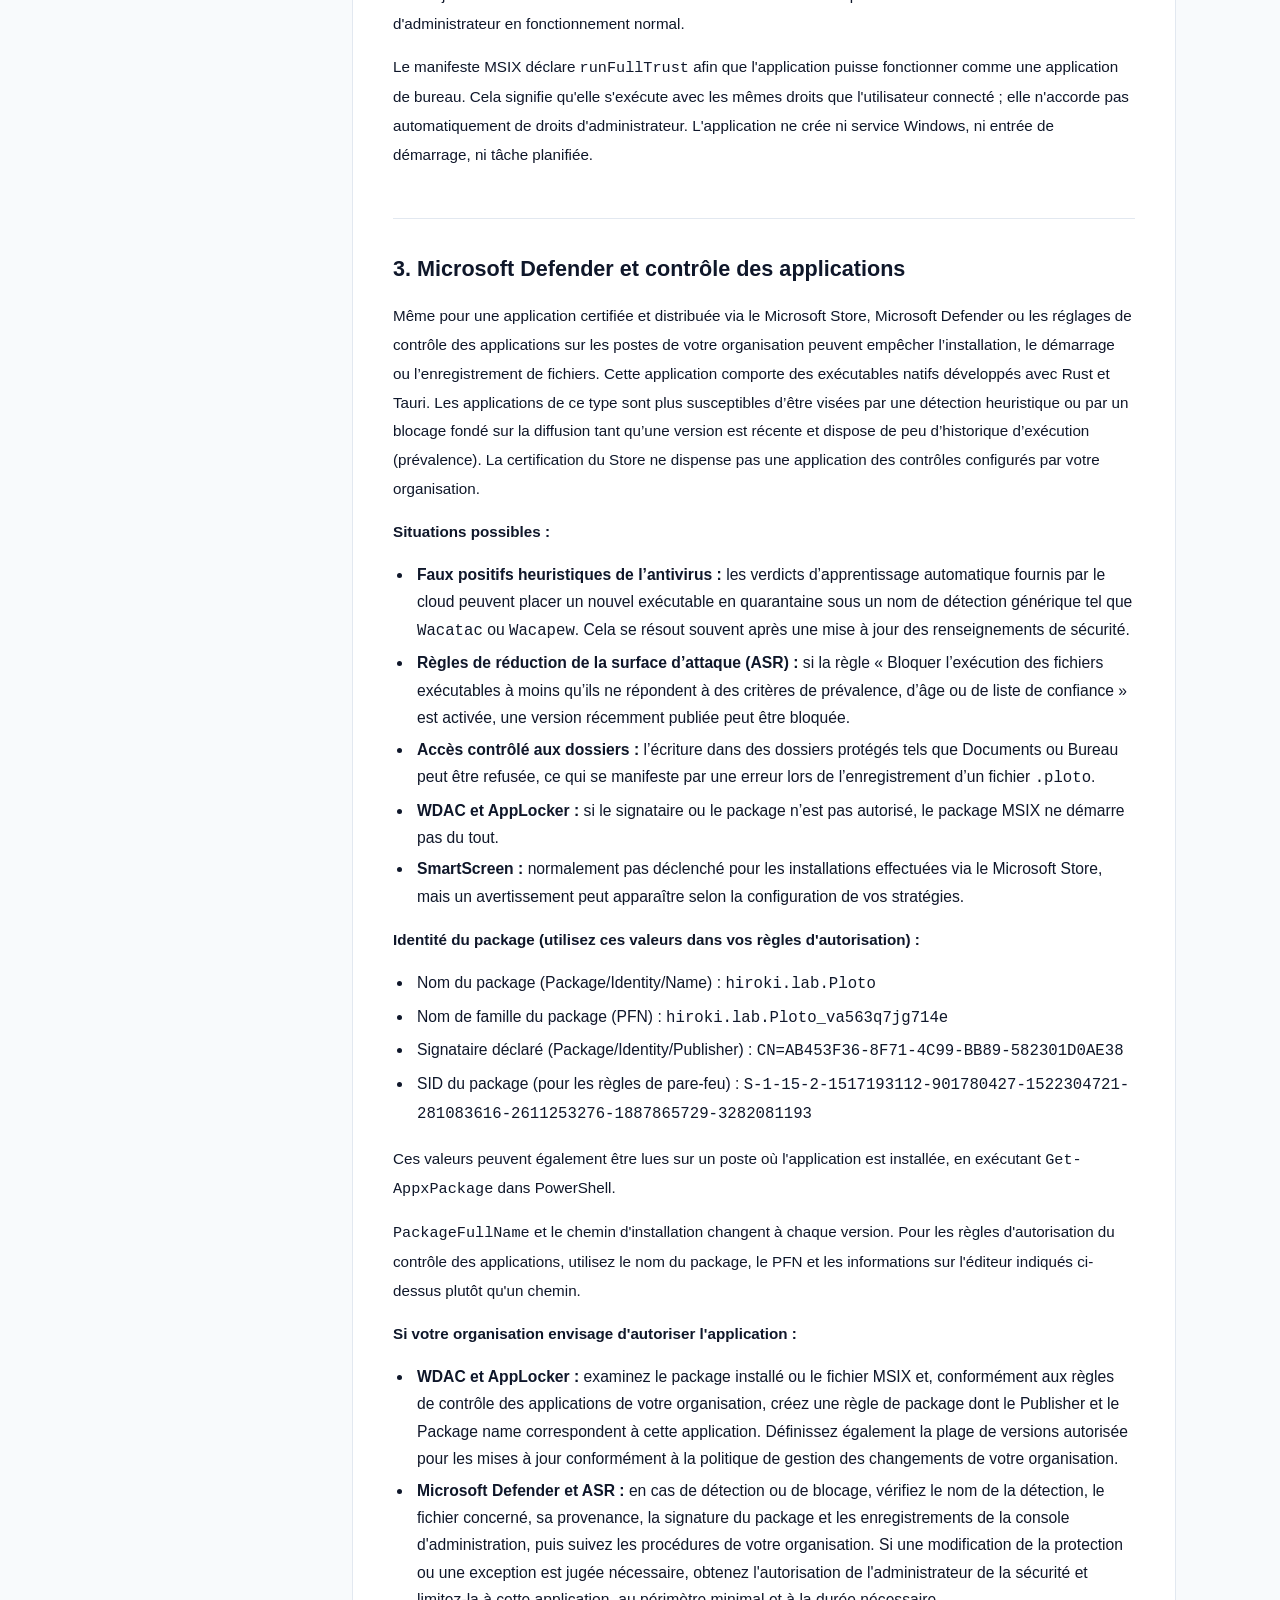
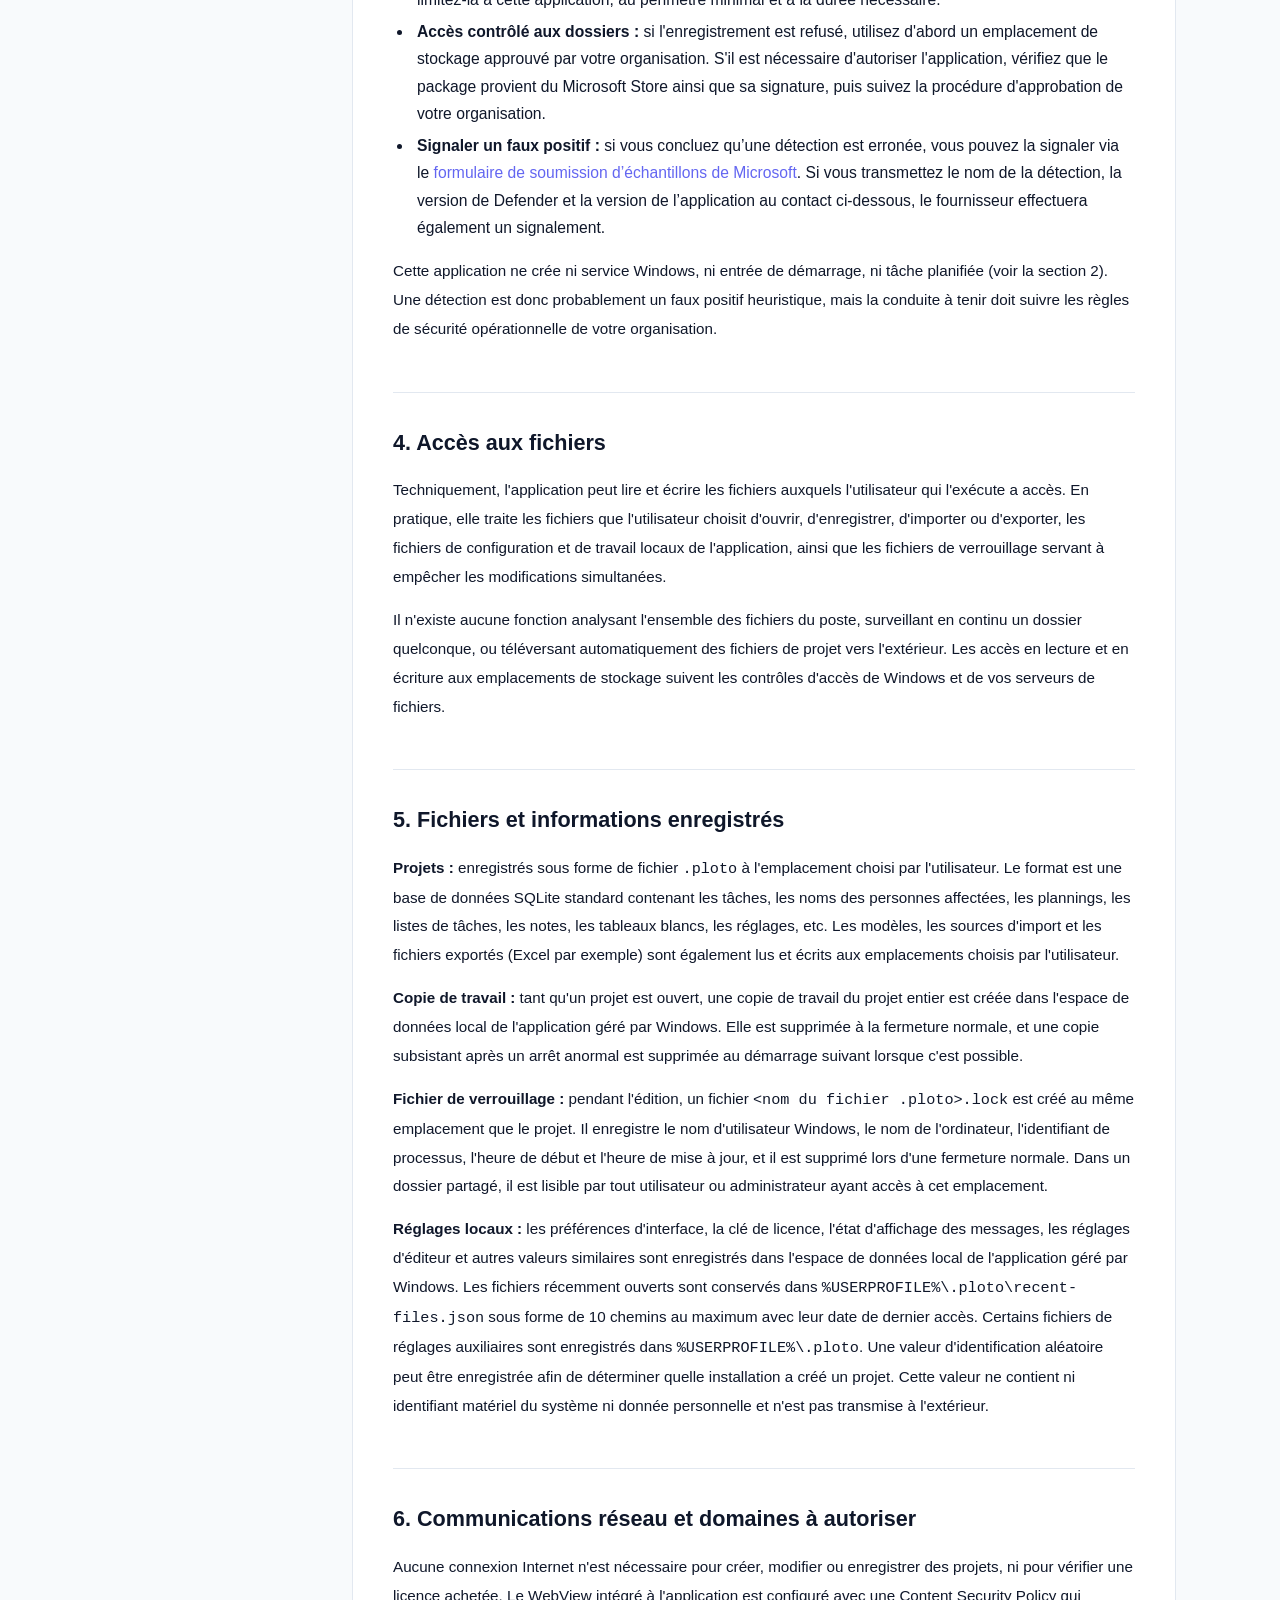
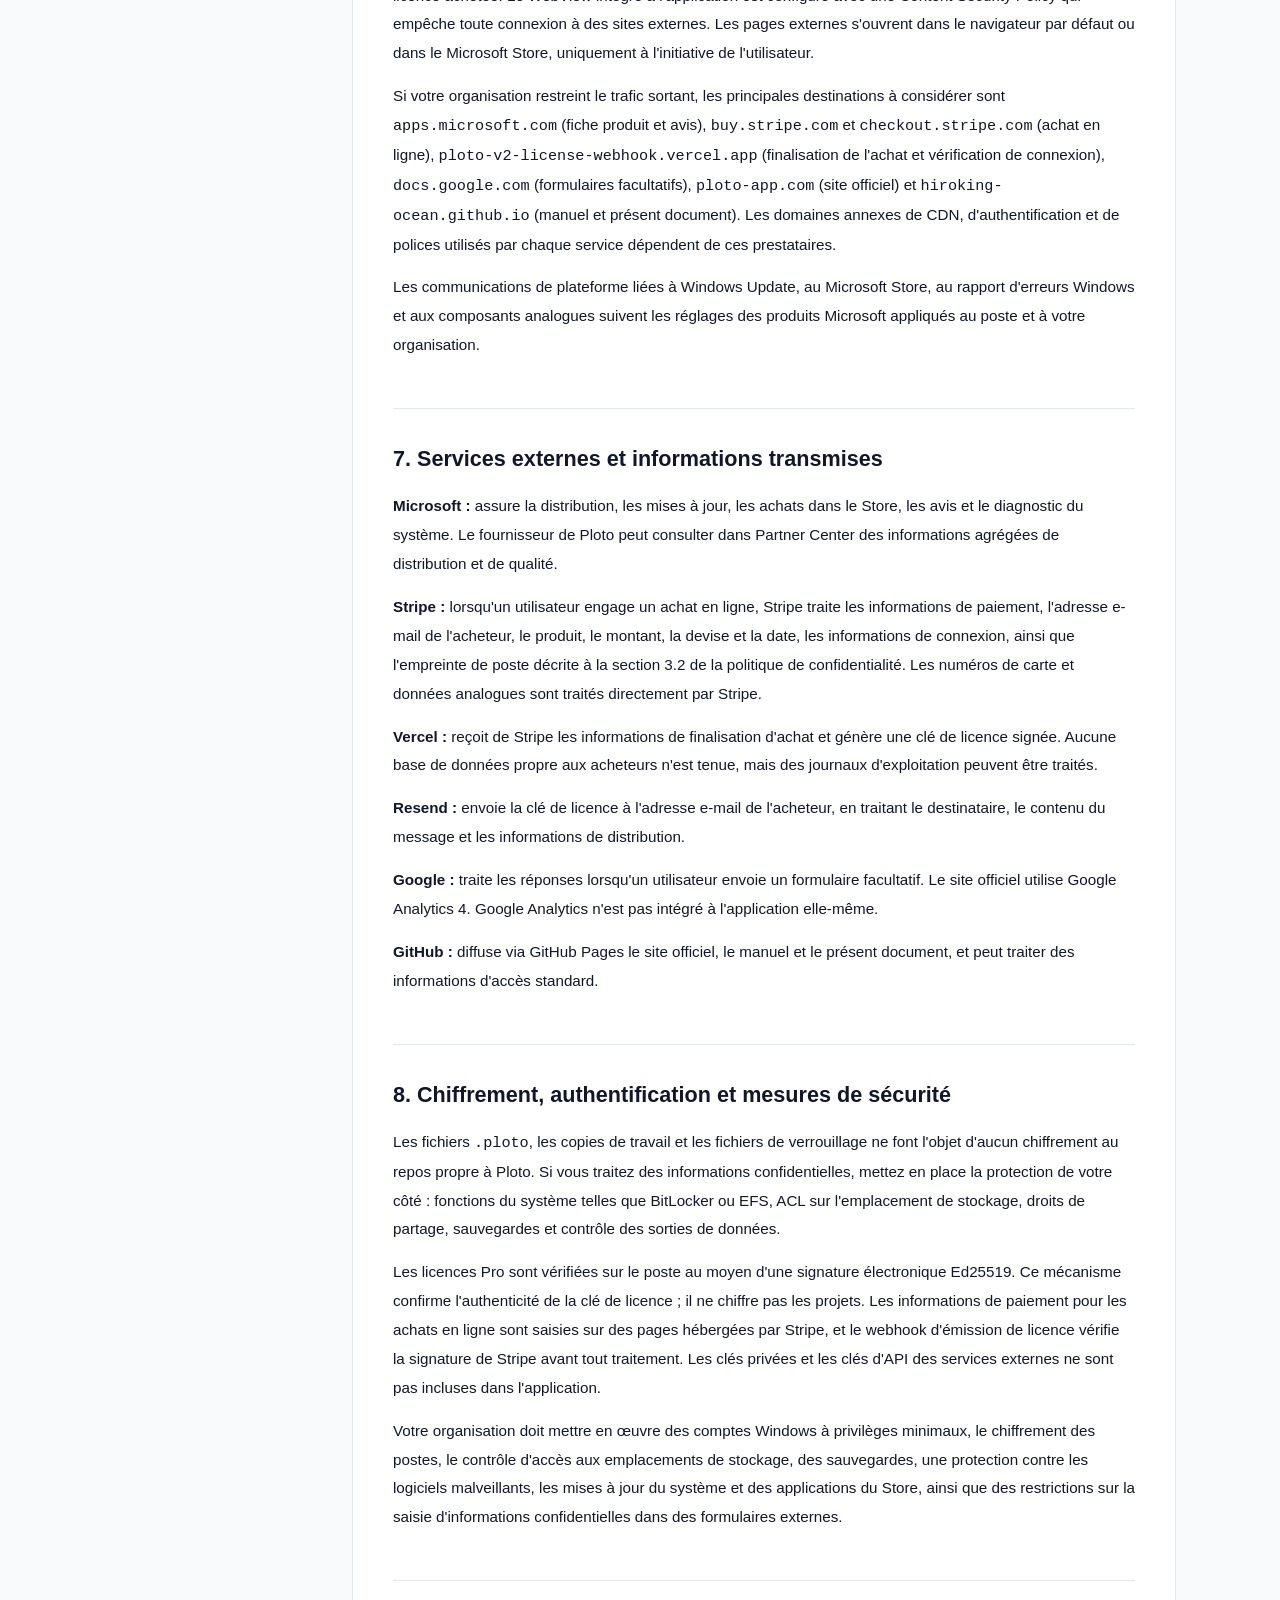
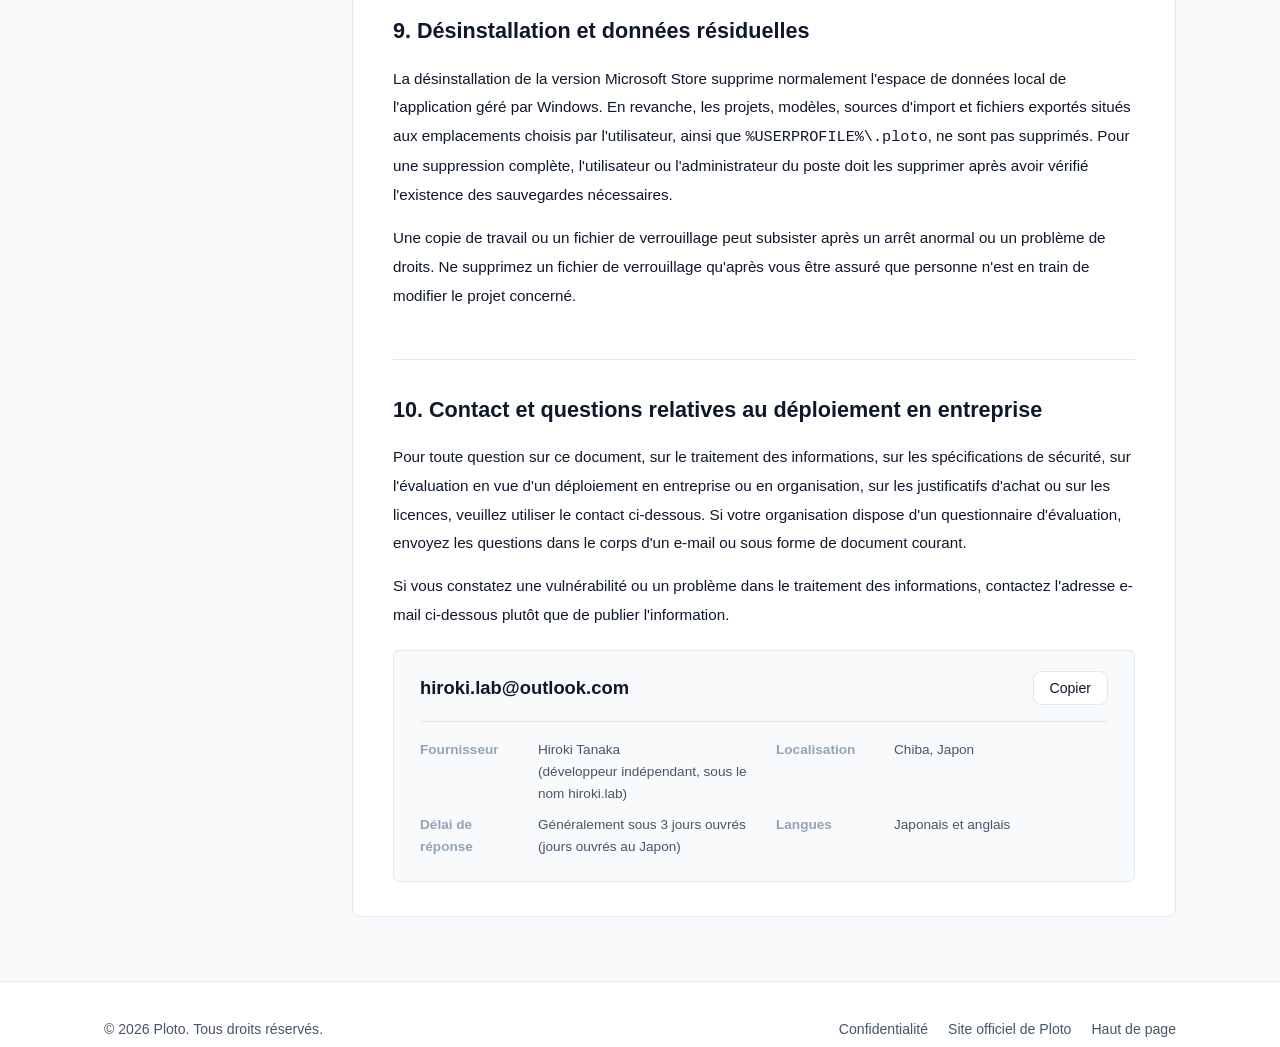
<file: fr/it/index.html>
<!DOCTYPE html>
<html lang="fr" data-theme="light">
<head>
  <meta charset="UTF-8" />
  <meta name="viewport" content="width=device-width, initial-scale=1.0" />
  <title>Informations techniques pour les services informatiques - Ploto</title>
  <meta name="description" content="Informations techniques sur les privilèges d'exécution, l'accès aux fichiers, les emplacements de stockage, les communications réseau, les services externes, le chiffrement et la désinstallation, nécessaires à l'évaluation de Ploto avant déploiement." />
  <link rel="canonical" href="https://hiroking-ocean.github.io/ploto-privacy/fr/it/" />
  <link rel="alternate" hreflang="ja" href="https://hiroking-ocean.github.io/ploto-privacy/it/" />
  <link rel="alternate" hreflang="en" href="https://hiroking-ocean.github.io/ploto-privacy/en/it/" />
  <link rel="alternate" hreflang="de" href="https://hiroking-ocean.github.io/ploto-privacy/de/it/" />
  <link rel="alternate" hreflang="fr" href="https://hiroking-ocean.github.io/ploto-privacy/fr/it/" />
  <link rel="alternate" hreflang="es" href="https://hiroking-ocean.github.io/ploto-privacy/es/it/" />
  <link rel="alternate" hreflang="ko" href="https://hiroking-ocean.github.io/ploto-privacy/ko/it/" />
  <link rel="alternate" hreflang="pt-br" href="https://hiroking-ocean.github.io/ploto-privacy/pt-br/it/" />
  <link rel="alternate" hreflang="x-default" href="https://hiroking-ocean.github.io/ploto-privacy/it/" />
  <meta property="og:type" content="website" />
  <meta property="og:url" content="https://hiroking-ocean.github.io/ploto-privacy/fr/it/" />
  <meta property="og:title" content="Informations techniques pour les services informatiques - Ploto" />
  <meta property="og:description" content="Informations techniques sur les privilèges d'exécution, l'accès aux fichiers, les emplacements de stockage, les communications réseau, les services externes, le chiffrement et la désinstallation, nécessaires à l'évaluation de Ploto avant déploiement." />
  <meta property="og:locale" content="fr_FR" />
  <meta property="og:site_name" content="Ploto" />
  <meta property="og:image" content="https://hiroking-ocean.github.io/ploto-privacy/assets/app-icon.svg" />
  <meta name="twitter:card" content="summary" />
  <link rel="icon" type="image/svg+xml" href="../../assets/app-icon.svg" />
  <!-- Fonts (Outfit & Inter) -->
  <link rel="preconnect" href="https://fonts.googleapis.com" />
  <link rel="preconnect" href="https://fonts.gstatic.com" crossorigin />
  <link href="https://fonts.googleapis.com/css2?family=Inter:wght@400;500;600;700&family=Outfit:wght@600;700;800&display=swap" rel="stylesheet" />

  <link rel="stylesheet" href="../../styles.css" />
</head>
<body class="document-layout technical-document">
  <header class="header">
    <div class="container header-container">
      <a href="../" class="brand-link" aria-label="Ploto">
        <img src="../../assets/logo.svg" alt="Ploto Logo" class="brand-logo" />
        <span class="brand-title">Ploto</span>
      </a>
      <div class="header-actions">
        <a href="../" class="secondary-link-btn">Confidentialité</a>
        <!-- Language Selector -->
        <div class="lang-selector">
          <button class="lang-btn" id="lang-btn" aria-haspopup="true" aria-expanded="false" aria-label="Langue">
            <svg class="lang-icon" viewBox="0 0 24 24" fill="none" stroke="currentColor" stroke-width="2" stroke-linecap="round" stroke-linejoin="round">
              <circle cx="12" cy="12" r="10"></circle>
              <line x1="2" y1="12" x2="22" y2="12"></line>
              <path d="M12 2a15.3 15.3 0 0 1 4 10 15.3 15.3 0 0 1-4 10 15.3 15.3 0 0 1-4-10 15.3 15.3 0 0 1 4-10z"></path>
            </svg>
            <span>Français</span>
            <svg class="lang-arrow" viewBox="0 0 24 24" fill="none" stroke="currentColor" stroke-width="2.5" stroke-linecap="round" stroke-linejoin="round">
              <polyline points="6 9 12 15 18 9"></polyline>
            </svg>
          </button>
          <ul class="lang-dropdown" id="lang-dropdown">
            <li class="lang-item"><a href="../../it/" data-lang="ja">日本語</a></li>
            <li class="lang-item"><a href="../../en/it/" data-lang="en">English</a></li>
            <li class="lang-item"><a href="../../de/it/" data-lang="de">Deutsch</a></li>
            <li class="lang-item active"><a href="../../fr/it/" data-lang="fr">Français</a></li>
            <li class="lang-item"><a href="../../es/it/" data-lang="es">Español</a></li>
            <li class="lang-item"><a href="../../ko/it/" data-lang="ko">한국어</a></li>
            <li class="lang-item"><a href="../../pt-br/it/" data-lang="pt-BR">Português (Brasil)</a></li>
          </ul>
        </div>
        <button class="theme-btn" id="theme-toggle-btn" aria-label="Mode clair">
          <svg class="theme-icon" viewBox="0 0 24 24" fill="none" stroke="currentColor" stroke-width="2" stroke-linecap="round" stroke-linejoin="round">
            <circle cx="12" cy="12" r="5"></circle>
            <line x1="12" y1="1" x2="12" y2="3"></line>
            <line x1="12" y1="21" x2="12" y2="23"></line>
            <line x1="4.22" y1="4.22" x2="5.64" y2="5.64"></line>
            <line x1="18.36" y1="18.36" x2="19.78" y2="19.78"></line>
          </svg>
        </button>
        <a href="https://ploto-app.com/" class="lp-link-btn" target="_blank" rel="noopener noreferrer">Site officiel</a>
      </div>
    </div>
  </header>

  <section class="hero">
    <div class="container hero-content">
      <div class="badge">
        <svg class="badge-icon" viewBox="0 0 24 24" fill="none" stroke="currentColor" stroke-width="2" stroke-linecap="round" stroke-linejoin="round">
          <path d="M12 22s8-4 8-10V5l-8-3-8 3v7c0 6 8 10 8 10z"></path>
        </svg>
        <span>Pour les services informatiques</span>
      </div>
      <h1 class="hero-title">Informations techniques sur Ploto pour l'évaluation avant déploiement</h1>
      <p class="hero-desc">Récapitulatif des privilèges d'exécution, des données enregistrées, des communications externes, du chiffrement et du comportement de Ploto à la désinstallation.</p>
      <div class="hero-meta">
        <div class="meta-item">
          <svg class="meta-icon" viewBox="0 0 24 24" fill="none" stroke="currentColor" stroke-width="2" stroke-linecap="round" stroke-linejoin="round">
            <rect x="3" y="4" width="18" height="18" rx="2" ry="2"></rect>
            <line x1="16" y1="2" x2="16" y2="6"></line>
            <line x1="8" y1="2" x2="8" y2="6"></line>
            <line x1="3" y1="10" x2="21" y2="10"></line>
          </svg>
          <span>Dernière mise à jour: <strong>2026-09-04</strong></span>
        </div>
        <div class="meta-item">
          <svg class="meta-icon" viewBox="0 0 24 24" fill="none" stroke="currentColor" stroke-width="2" stroke-linecap="round" stroke-linejoin="round">
            <path d="M4 4h16c1.1 0 2 .9 2 2v12c0 1.1-.9 2-2 2H4c-1.1 0-2-.9-2-2V6c0-1.1.9-2 2-2z"></path>
            <polyline points="22,6 12,13 2,6"></polyline>
          </svg>
          <span>Contact: <strong>hiroki.lab@outlook.com</strong></span>
        </div>
      </div>
    </div>
  </section>

  <section class="container review-overview" aria-labelledby="review-facts-title">
    <h2 id="review-facts-title">Synthèse pour l'évaluation</h2>
    <div class="review-summary-table-wrap">
      <table class="review-summary-table">
        <tbody>

          <tr>
            <th scope="row">Distribution</th>
            <td>Microsoft Store (ID produit : <code>9N4NJNMT2B77</code>)</td>
          </tr>

          <tr>
            <th scope="row">Compte</th>
            <td>Non requis. Aucune fonction de connexion</td>
          </tr>

          <tr>
            <th scope="row">Privilèges</th>
            <td>S'exécute avec les droits de l'utilisateur connecté. Aucune élévation demandée</td>
          </tr>

          <tr>
            <th scope="row">Usage courant</th>
            <td>Aucune connexion nécessaire. Création, modification et enregistrement hors ligne</td>
          </tr>

          <tr>
            <th scope="row">Stockage des projets</th>
            <td>Fichier <code>.ploto</code> (SQLite) à l'emplacement choisi par l'utilisateur</td>
          </tr>

          <tr>
            <th scope="row">Synchronisation cloud</th>
            <td>Aucune synchronisation ni téléversement opéré par Ploto</td>
          </tr>

          <tr>
            <th scope="row">Mesure d'usage</th>
            <td>Aucune télémétrie, publicité ni suivi comportemental propre à l'application</td>
          </tr>

          <tr>
            <th scope="row">Chiffrement au repos</th>
            <td>Aucun chiffrement propre à l'application. Protection assurée par le système et l'emplacement de stockage</td>
          </tr>
        </tbody>
      </table>
    </div>
  </section>

  <main class="container policy-layout">
    <aside class="toc-sidebar">
      <div class="toc-header"><span>Sommaire</span></div>
      <ul class="toc-list">

              <li class="toc-item"><a href="#overview">1. Informations sur le produit et le document</a></li>

              <li class="toc-item"><a href="#runtime">2. Distribution, mode d'exécution et privilèges</a></li>

              <li class="toc-item"><a href="#defender">3. Microsoft Defender et contrôle des applications</a></li>

              <li class="toc-item"><a href="#files">4. Accès aux fichiers</a></li>

              <li class="toc-item"><a href="#storage">5. Fichiers et informations enregistrés</a></li>

              <li class="toc-item"><a href="#network">6. Communications réseau et domaines à autoriser</a></li>

              <li class="toc-item"><a href="#services">7. Services externes et informations transmises</a></li>

              <li class="toc-item"><a href="#security">8. Chiffrement, authentification et mesures de sécurité</a></li>

              <li class="toc-item"><a href="#removal">9. Désinstallation et données résiduelles</a></li>

              <li class="toc-item"><a href="#contact">10. Contact et questions relatives au déploiement en entreprise</a></li>
      </ul>
    </aside>
    <div class="policy-content">

        <article class="section-card" id="overview">
          <h2 class="section-title">1. Informations sur le produit et le document</h2>
          <div class="section-body">
            <p>Ce document présente les informations techniques relatives à Ploto (ci-après « l'application »), une application de gestion de projet pour Windows, à l'intention des services informatiques. L'URL de cette page, ou une version imprimée ou enregistrée en PDF, peut être utilisée dans le cadre de l'évaluation des applications de votre organisation.</p>
            <ul class="content-list">
              <li>Nom du produit : Ploto</li>
              <li>Systèmes pris en charge : Windows 10 et Windows 11</li>
              <li>Distribution : Microsoft Store</li>
              <li>ID produit Microsoft Store : <code>9N4NJNMT2B77</code></li>
              <li>Éditeur affiché dans le Store : hiroki.lab (développeur indépendant)</li>
              <li>Site officiel : <a href="https://ploto-app.com/" target="_blank" rel="noopener noreferrer">https://ploto-app.com/</a></li>
              <li>Contact : hiroki.lab@outlook.com</li>
            </ul>
            <p>La décision d'utiliser ou non l'application pour des données professionnelles appartient à votre organisation, au regard de la classification de confidentialité des données, des contrôles d'accès sur les postes et les emplacements de stockage, de vos dispositifs de sauvegarde et de vos règles internes d'utilisation des applications.</p>

          </div>
        </article>

        <article class="section-card" id="runtime">
          <h2 class="section-title">2. Distribution, mode d'exécution et privilèges</h2>
          <div class="section-body">
            <p>L'application est une application de bureau développée avec Rust, Tauri et Windows WebView2, distribuée et mise à jour au format MSIX via le Microsoft Store. Elle ne demande pas d'élévation vers les droits d'administrateur en fonctionnement normal.</p>
            <p>Le manifeste MSIX déclare <code>runFullTrust</code> afin que l'application puisse fonctionner comme une application de bureau. Cela signifie qu'elle s'exécute avec les mêmes droits que l'utilisateur connecté ; elle n'accorde pas automatiquement de droits d'administrateur. L'application ne crée ni service Windows, ni entrée de démarrage, ni tâche planifiée.</p>

          </div>
        </article>

        <article class="section-card" id="defender">
          <h2 class="section-title">3. Microsoft Defender et contrôle des applications</h2>
          <div class="section-body">
            <p>Même pour une application certifiée et distribuée via le Microsoft Store, Microsoft Defender ou les réglages de contrôle des applications sur les postes de votre organisation peuvent empêcher l’installation, le démarrage ou l’enregistrement de fichiers. Cette application comporte des exécutables natifs développés avec Rust et Tauri. Les applications de ce type sont plus susceptibles d’être visées par une détection heuristique ou par un blocage fondé sur la diffusion tant qu’une version est récente et dispose de peu d’historique d’exécution (prévalence). La certification du Store ne dispense pas une application des contrôles configurés par votre organisation.</p>
            <p><strong>Situations possibles :</strong></p>
            <ul class="content-list">
              <li><strong>Faux positifs heuristiques de l’antivirus :</strong> les verdicts d’apprentissage automatique fournis par le cloud peuvent placer un nouvel exécutable en quarantaine sous un nom de détection générique tel que <code>Wacatac</code> ou <code>Wacapew</code>. Cela se résout souvent après une mise à jour des renseignements de sécurité.</li>
              <li><strong>Règles de réduction de la surface d’attaque (ASR) :</strong> si la règle « Bloquer l’exécution des fichiers exécutables à moins qu’ils ne répondent à des critères de prévalence, d’âge ou de liste de confiance » est activée, une version récemment publiée peut être bloquée.</li>
              <li><strong>Accès contrôlé aux dossiers :</strong> l’écriture dans des dossiers protégés tels que Documents ou Bureau peut être refusée, ce qui se manifeste par une erreur lors de l’enregistrement d’un fichier <code>.ploto</code>.</li>
              <li><strong>WDAC et AppLocker :</strong> si le signataire ou le package n’est pas autorisé, le package MSIX ne démarre pas du tout.</li>
              <li><strong>SmartScreen :</strong> normalement pas déclenché pour les installations effectuées via le Microsoft Store, mais un avertissement peut apparaître selon la configuration de vos stratégies.</li>
            </ul>
            <p><strong>Identité du package (utilisez ces valeurs dans vos règles d'autorisation) :</strong></p>
            <ul class="content-list">
              <li>Nom du package (Package/Identity/Name) : <code>hiroki.lab.Ploto</code></li>
              <li>Nom de famille du package (PFN) : <code>hiroki.lab.Ploto_va563q7jg714e</code></li>
              <li>Signataire déclaré (Package/Identity/Publisher) : <code>CN=AB453F36-8F71-4C99-BB89-582301D0AE38</code></li>
              <li>SID du package (pour les règles de pare-feu) : <code>S-1-15-2-1517193112-901780427-1522304721-281083616-2611253276-1887865729-3282081193</code></li>
            </ul>
            <p>Ces valeurs peuvent également être lues sur un poste où l'application est installée, en exécutant <code>Get-AppxPackage</code> dans PowerShell.</p>
            <p><code>PackageFullName</code> et le chemin d'installation changent à chaque version. Pour les règles d'autorisation du contrôle des applications, utilisez le nom du package, le PFN et les informations sur l'éditeur indiqués ci-dessus plutôt qu'un chemin.</p>
            <p><strong>Si votre organisation envisage d'autoriser l'application :</strong></p>
            <ul class="content-list">
              <li><strong>WDAC et AppLocker :</strong> examinez le package installé ou le fichier MSIX et, conformément aux règles de contrôle des applications de votre organisation, créez une règle de package dont le Publisher et le Package name correspondent à cette application. Définissez également la plage de versions autorisée pour les mises à jour conformément à la politique de gestion des changements de votre organisation.</li>
              <li><strong>Microsoft Defender et ASR :</strong> en cas de détection ou de blocage, vérifiez le nom de la détection, le fichier concerné, sa provenance, la signature du package et les enregistrements de la console d'administration, puis suivez les procédures de votre organisation. Si une modification de la protection ou une exception est jugée nécessaire, obtenez l'autorisation de l'administrateur de la sécurité et limitez-la à cette application, au périmètre minimal et à la durée nécessaire.</li>
              <li><strong>Accès contrôlé aux dossiers :</strong> si l'enregistrement est refusé, utilisez d'abord un emplacement de stockage approuvé par votre organisation. S'il est nécessaire d'autoriser l'application, vérifiez que le package provient du Microsoft Store ainsi que sa signature, puis suivez la procédure d'approbation de votre organisation.</li>
              <li><strong>Signaler un faux positif :</strong> si vous concluez qu’une détection est erronée, vous pouvez la signaler via le <a href="https://www.microsoft.com/en-us/wdsi/filesubmission" target="_blank" rel="noopener noreferrer">formulaire de soumission d’échantillons de Microsoft</a>. Si vous transmettez le nom de la détection, la version de Defender et la version de l’application au contact ci-dessous, le fournisseur effectuera également un signalement.</li>
            </ul>
            <p>Cette application ne crée ni service Windows, ni entrée de démarrage, ni tâche planifiée (voir la section 2). Une détection est donc probablement un faux positif heuristique, mais la conduite à tenir doit suivre les règles de sécurité opérationnelle de votre organisation.</p>

          </div>
        </article>

        <article class="section-card" id="files">
          <h2 class="section-title">4. Accès aux fichiers</h2>
          <div class="section-body">
            <p>Techniquement, l'application peut lire et écrire les fichiers auxquels l'utilisateur qui l'exécute a accès. En pratique, elle traite les fichiers que l'utilisateur choisit d'ouvrir, d'enregistrer, d'importer ou d'exporter, les fichiers de configuration et de travail locaux de l'application, ainsi que les fichiers de verrouillage servant à empêcher les modifications simultanées.</p>
            <p>Il n'existe aucune fonction analysant l'ensemble des fichiers du poste, surveillant en continu un dossier quelconque, ou téléversant automatiquement des fichiers de projet vers l'extérieur. Les accès en lecture et en écriture aux emplacements de stockage suivent les contrôles d'accès de Windows et de vos serveurs de fichiers.</p>

          </div>
        </article>

        <article class="section-card" id="storage">
          <h2 class="section-title">5. Fichiers et informations enregistrés</h2>
          <div class="section-body">
            <p><strong>Projets :</strong> enregistrés sous forme de fichier <code>.ploto</code> à l'emplacement choisi par l'utilisateur. Le format est une base de données SQLite standard contenant les tâches, les noms des personnes affectées, les plannings, les listes de tâches, les notes, les tableaux blancs, les réglages, etc. Les modèles, les sources d'import et les fichiers exportés (Excel par exemple) sont également lus et écrits aux emplacements choisis par l'utilisateur.</p>
            <p><strong>Copie de travail :</strong> tant qu'un projet est ouvert, une copie de travail du projet entier est créée dans l'espace de données local de l'application géré par Windows. Elle est supprimée à la fermeture normale, et une copie subsistant après un arrêt anormal est supprimée au démarrage suivant lorsque c'est possible.</p>
            <p><strong>Fichier de verrouillage :</strong> pendant l'édition, un fichier <code>&lt;nom du fichier .ploto&gt;.lock</code> est créé au même emplacement que le projet. Il enregistre le nom d'utilisateur Windows, le nom de l'ordinateur, l'identifiant de processus, l'heure de début et l'heure de mise à jour, et il est supprimé lors d'une fermeture normale. Dans un dossier partagé, il est lisible par tout utilisateur ou administrateur ayant accès à cet emplacement.</p>
            <p><strong>Réglages locaux :</strong> les préférences d'interface, la clé de licence, l'état d'affichage des messages, les réglages d'éditeur et autres valeurs similaires sont enregistrés dans l'espace de données local de l'application géré par Windows. Les fichiers récemment ouverts sont conservés dans <code>%USERPROFILE%\.ploto\recent-files.json</code> sous forme de 10 chemins au maximum avec leur date de dernier accès. Certains fichiers de réglages auxiliaires sont enregistrés dans <code>%USERPROFILE%\.ploto</code>. Une valeur d'identification aléatoire peut être enregistrée afin de déterminer quelle installation a créé un projet. Cette valeur ne contient ni identifiant matériel du système ni donnée personnelle et n'est pas transmise à l'extérieur.</p>

          </div>
        </article>

        <article class="section-card" id="network">
          <h2 class="section-title">6. Communications réseau et domaines à autoriser</h2>
          <div class="section-body">
            <p>Aucune connexion Internet n'est nécessaire pour créer, modifier ou enregistrer des projets, ni pour vérifier une licence achetée. Le WebView intégré à l'application est configuré avec une Content Security Policy qui empêche toute connexion à des sites externes. Les pages externes s'ouvrent dans le navigateur par défaut ou dans le Microsoft Store, uniquement à l'initiative de l'utilisateur.</p>
            <p>Si votre organisation restreint le trafic sortant, les principales destinations à considérer sont <code>apps.microsoft.com</code> (fiche produit et avis), <code>buy.stripe.com</code> et <code>checkout.stripe.com</code> (achat en ligne), <code>ploto-v2-license-webhook.vercel.app</code> (finalisation de l'achat et vérification de connexion), <code>docs.google.com</code> (formulaires facultatifs), <code>ploto-app.com</code> (site officiel) et <code>hiroking-ocean.github.io</code> (manuel et présent document). Les domaines annexes de CDN, d'authentification et de polices utilisés par chaque service dépendent de ces prestataires.</p>
            <p>Les communications de plateforme liées à Windows Update, au Microsoft Store, au rapport d'erreurs Windows et aux composants analogues suivent les réglages des produits Microsoft appliqués au poste et à votre organisation.</p>

          </div>
        </article>

        <article class="section-card" id="services">
          <h2 class="section-title">7. Services externes et informations transmises</h2>
          <div class="section-body">
            <p><strong>Microsoft :</strong> assure la distribution, les mises à jour, les achats dans le Store, les avis et le diagnostic du système. Le fournisseur de Ploto peut consulter dans Partner Center des informations agrégées de distribution et de qualité.</p>
            <p><strong>Stripe :</strong> lorsqu'un utilisateur engage un achat en ligne, Stripe traite les informations de paiement, l'adresse e-mail de l'acheteur, le produit, le montant, la devise et la date, les informations de connexion, ainsi que l'empreinte de poste décrite à la section 3.2 de la politique de confidentialité. Les numéros de carte et données analogues sont traités directement par Stripe.</p>
            <p><strong>Vercel :</strong> reçoit de Stripe les informations de finalisation d'achat et génère une clé de licence signée. Aucune base de données propre aux acheteurs n'est tenue, mais des journaux d'exploitation peuvent être traités.</p>
            <p><strong>Resend :</strong> envoie la clé de licence à l'adresse e-mail de l'acheteur, en traitant le destinataire, le contenu du message et les informations de distribution.</p>
            <p><strong>Google :</strong> traite les réponses lorsqu'un utilisateur envoie un formulaire facultatif. Le site officiel utilise Google Analytics 4. Google Analytics n'est pas intégré à l'application elle-même.</p>
            <p><strong>GitHub :</strong> diffuse via GitHub Pages le site officiel, le manuel et le présent document, et peut traiter des informations d'accès standard.</p>

          </div>
        </article>

        <article class="section-card" id="security">
          <h2 class="section-title">8. Chiffrement, authentification et mesures de sécurité</h2>
          <div class="section-body">
            <p>Les fichiers <code>.ploto</code>, les copies de travail et les fichiers de verrouillage ne font l'objet d'aucun chiffrement au repos propre à Ploto. Si vous traitez des informations confidentielles, mettez en place la protection de votre côté : fonctions du système telles que BitLocker ou EFS, ACL sur l'emplacement de stockage, droits de partage, sauvegardes et contrôle des sorties de données.</p>
            <p>Les licences Pro sont vérifiées sur le poste au moyen d'une signature électronique Ed25519. Ce mécanisme confirme l'authenticité de la clé de licence ; il ne chiffre pas les projets. Les informations de paiement pour les achats en ligne sont saisies sur des pages hébergées par Stripe, et le webhook d'émission de licence vérifie la signature de Stripe avant tout traitement. Les clés privées et les clés d'API des services externes ne sont pas incluses dans l'application.</p>
            <p>Votre organisation doit mettre en œuvre des comptes Windows à privilèges minimaux, le chiffrement des postes, le contrôle d'accès aux emplacements de stockage, des sauvegardes, une protection contre les logiciels malveillants, les mises à jour du système et des applications du Store, ainsi que des restrictions sur la saisie d'informations confidentielles dans des formulaires externes.</p>

          </div>
        </article>

        <article class="section-card" id="removal">
          <h2 class="section-title">9. Désinstallation et données résiduelles</h2>
          <div class="section-body">
            <p>La désinstallation de la version Microsoft Store supprime normalement l'espace de données local de l'application géré par Windows. En revanche, les projets, modèles, sources d'import et fichiers exportés situés aux emplacements choisis par l'utilisateur, ainsi que <code>%USERPROFILE%\.ploto</code>, ne sont pas supprimés. Pour une suppression complète, l'utilisateur ou l'administrateur du poste doit les supprimer après avoir vérifié l'existence des sauvegardes nécessaires.</p>
            <p>Une copie de travail ou un fichier de verrouillage peut subsister après un arrêt anormal ou un problème de droits. Ne supprimez un fichier de verrouillage qu'après vous être assuré que personne n'est en train de modifier le projet concerné.</p>

          </div>
        </article>

        <article class="section-card" id="contact">
          <h2 class="section-title">10. Contact et questions relatives au déploiement en entreprise</h2>
          <div class="section-body">
            <p>Pour toute question sur ce document, sur le traitement des informations, sur les spécifications de sécurité, sur l'évaluation en vue d'un déploiement en entreprise ou en organisation, sur les justificatifs d'achat ou sur les licences, veuillez utiliser le contact ci-dessous. Si votre organisation dispose d'un questionnaire d'évaluation, envoyez les questions dans le corps d'un e-mail ou sous forme de document courant.</p>
            <p>Si vous constatez une vulnérabilité ou un problème dans le traitement des informations, contactez l'adresse e-mail ci-dessous plutôt que de publier l'information.</p>

          <div class="contact-box">
            <div class="contact-email-wrap">
              <span class="contact-email">hiroki.lab@outlook.com</span>
            </div>
            <button class="copy-btn" data-copy="hiroki.lab@outlook.com" data-copied-label="Copié !"><span>Copier</span></button>
            <dl class="contact-meta">
              <div class="contact-meta-row">
                <dt>Fournisseur</dt>
                <dd>Hiroki Tanaka<span class="contact-meta-note">(développeur indépendant, sous le nom hiroki.lab)</span></dd>
              </div>

              <div class="contact-meta-row">
                <dt>Localisation</dt>
                <dd>Chiba, Japon</dd>
              </div>

              <div class="contact-meta-row">
                <dt>Délai de réponse</dt>
                <dd>Généralement sous 3 jours ouvrés<span class="contact-meta-note">(jours ouvrés au Japon)</span></dd>
              </div>

              <div class="contact-meta-row">
                <dt>Langues</dt>
                <dd>Japonais et anglais</dd>
              </div>
            </dl>
          </div>
          </div>
        </article>
    </div>
  </main>

  <footer class="footer">
    <div class="container footer-container">
      <div>© 2026 Ploto. Tous droits réservés.</div>
      <div class="footer-links">
        <a href="../" class="footer-link">Confidentialité</a>
        <a href="https://ploto-app.com/" class="footer-link" target="_blank" rel="noopener noreferrer">Site officiel de Ploto</a>
        <a href="#top" class="back-to-top-btn" id="back-to-top-btn">Haut de page</a>
      </div>
    </div>
  </footer>
  <script src="../../app.js"></script>
</body>
</html>
</file>
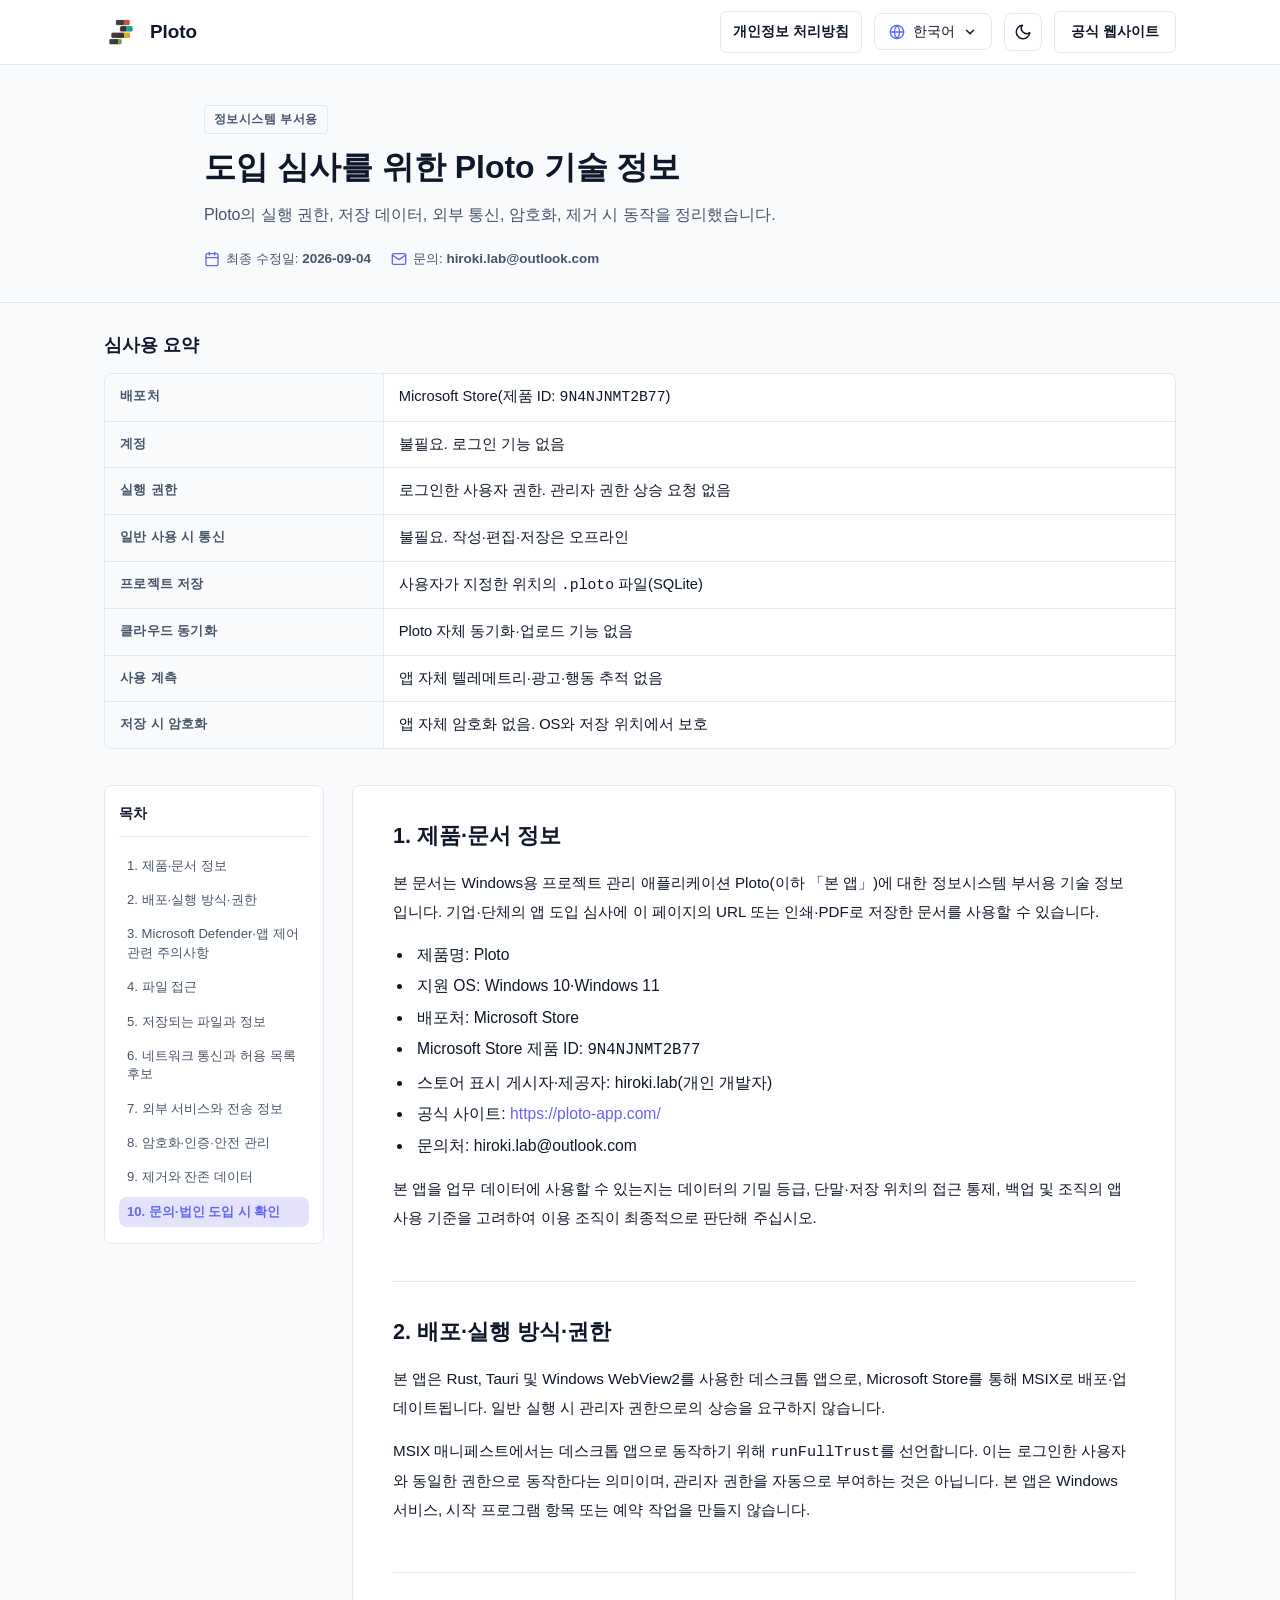
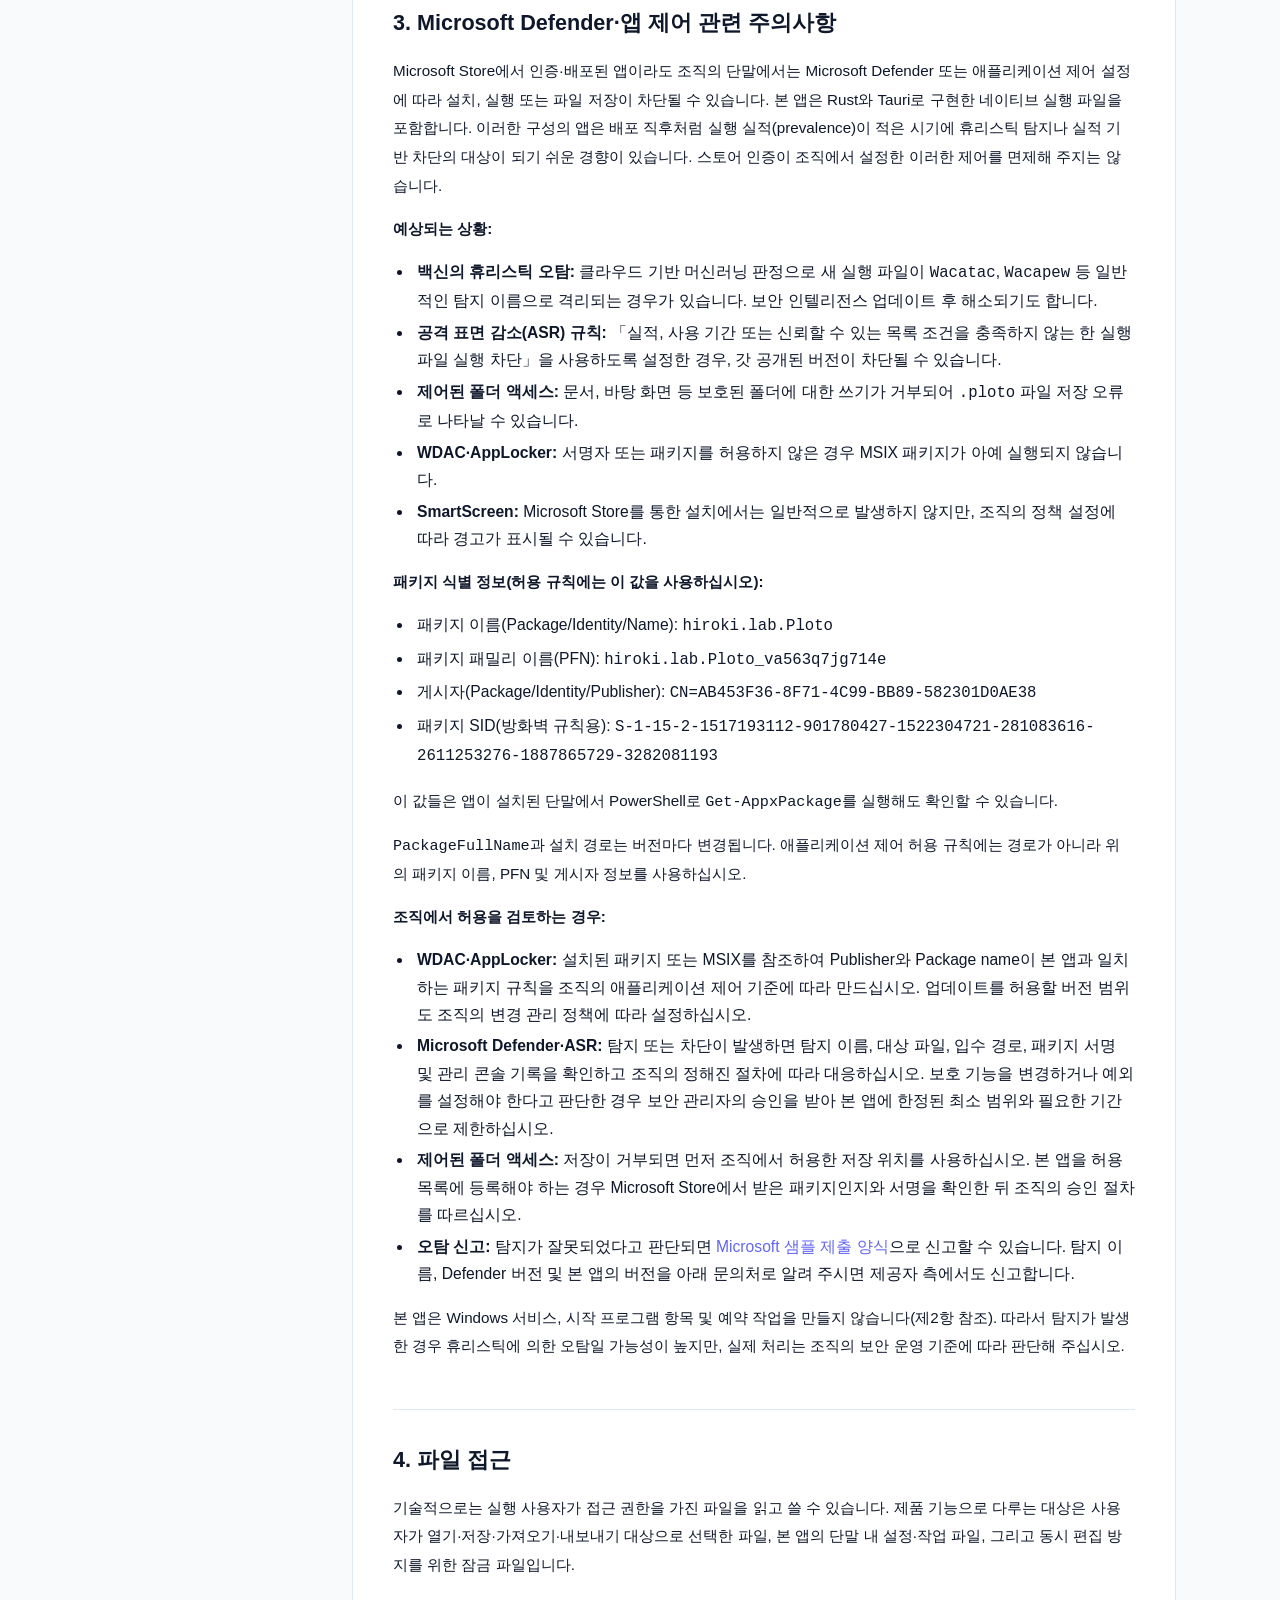
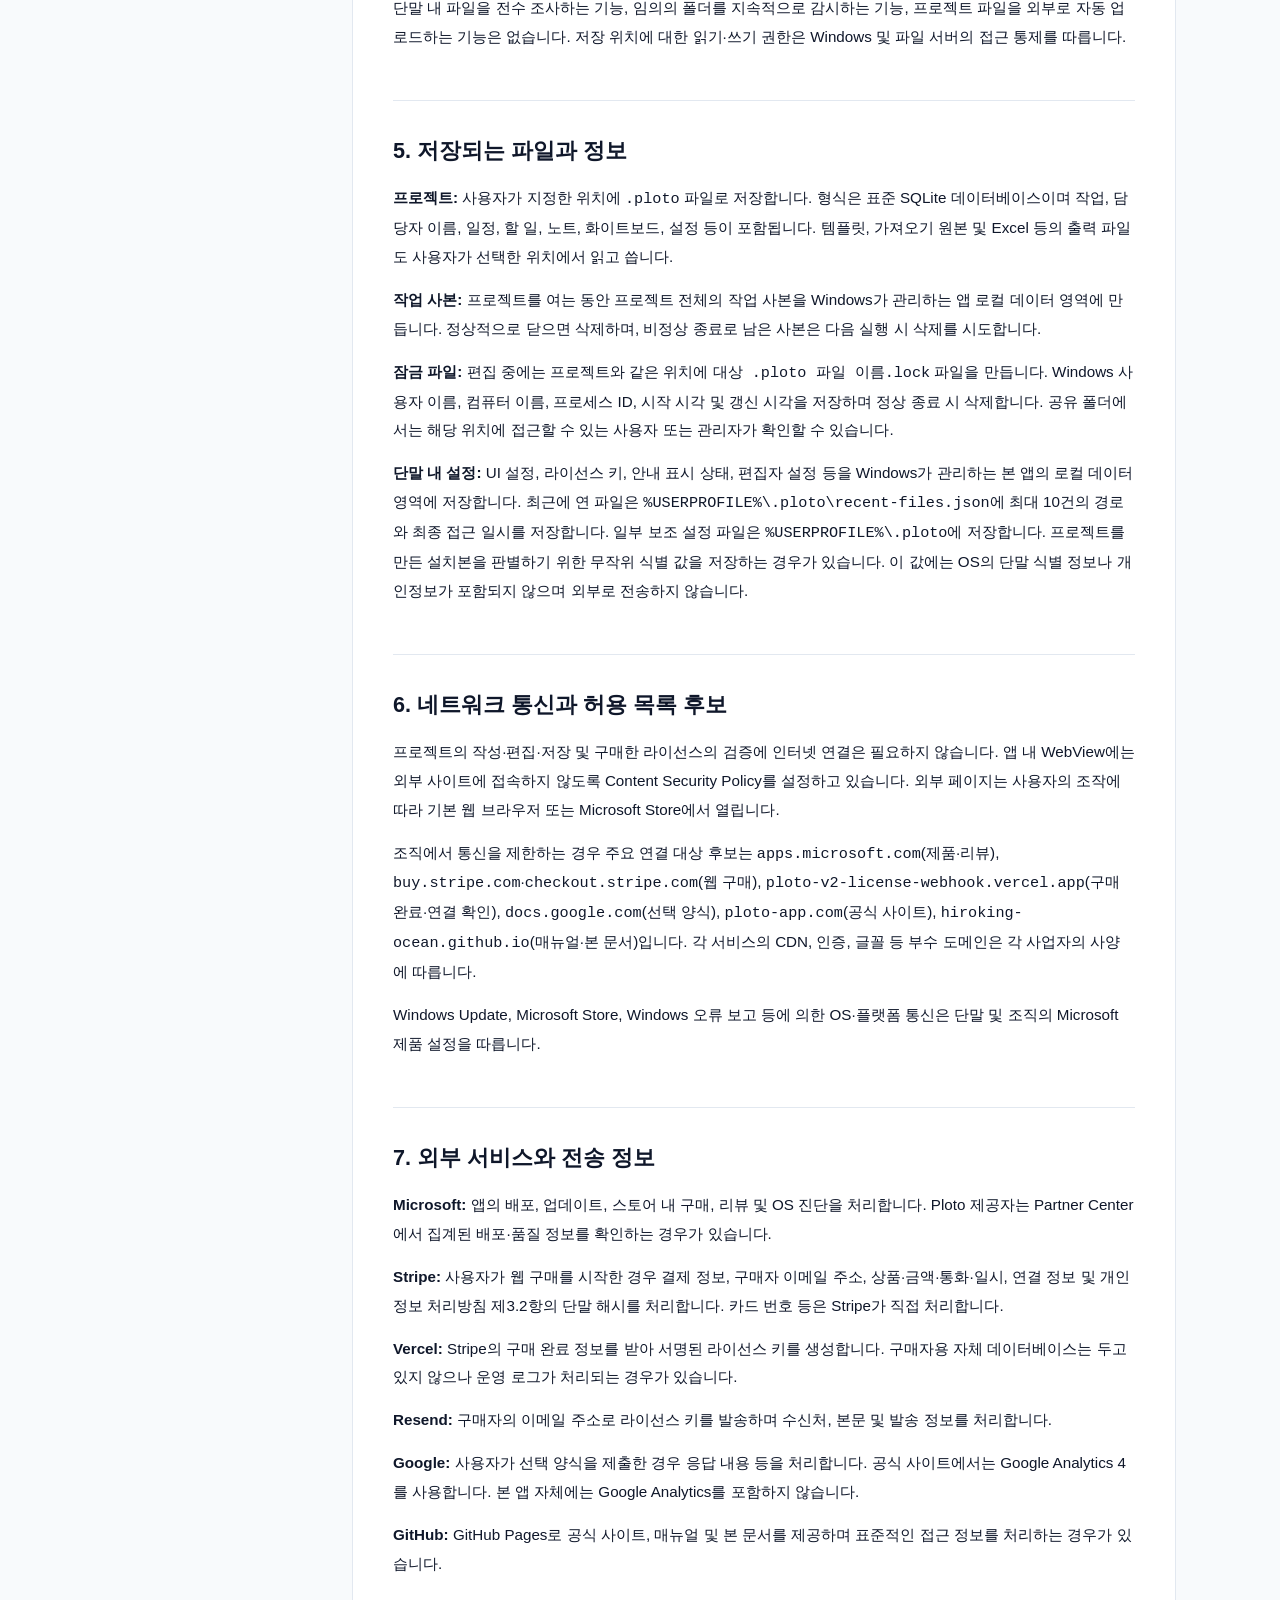
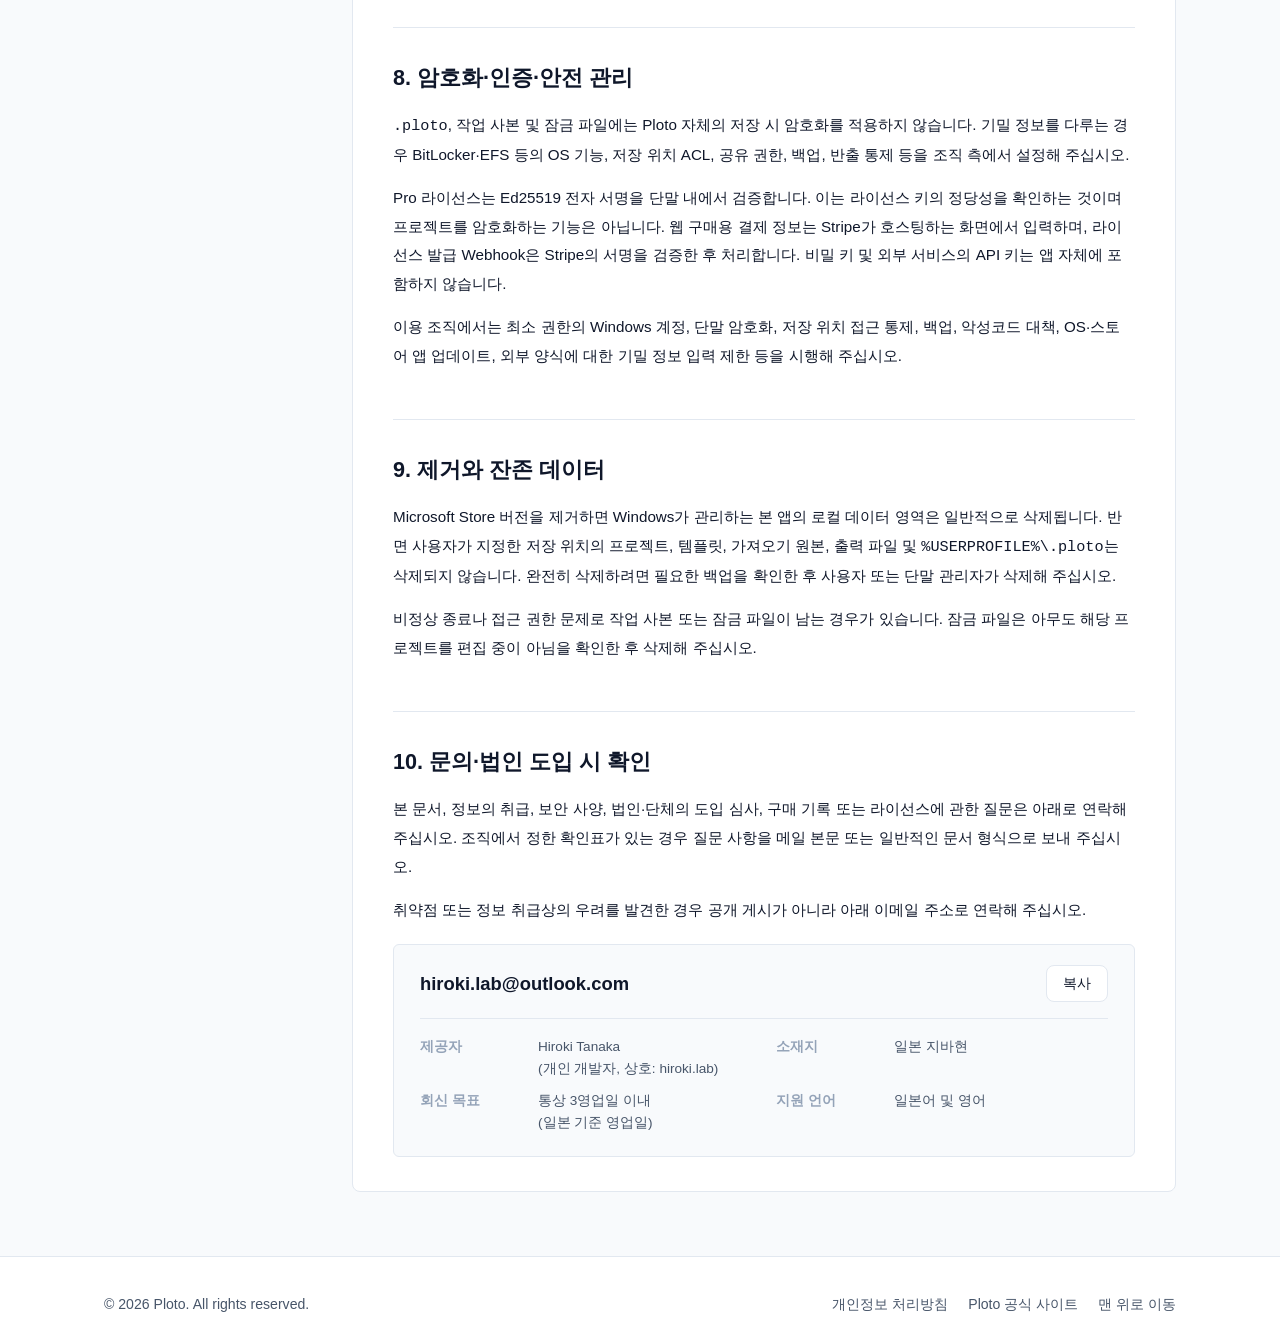
<file: ko/it/index.html>
<!DOCTYPE html>
<html lang="ko" data-theme="light">
<head>
  <meta charset="UTF-8" />
  <meta name="viewport" content="width=device-width, initial-scale=1.0" />
  <title>정보시스템 부서용 기술 정보 - Ploto</title>
  <meta name="description" content="Ploto 도입 심사에 필요한 실행 권한, 파일 접근, 저장 위치, 네트워크 통신, 외부 서비스, 암호화 및 삭제 방법을 정리한 기술 정보입니다." />
  <link rel="canonical" href="https://hiroking-ocean.github.io/ploto-privacy/ko/it/" />
  <link rel="alternate" hreflang="ja" href="https://hiroking-ocean.github.io/ploto-privacy/it/" />
  <link rel="alternate" hreflang="en" href="https://hiroking-ocean.github.io/ploto-privacy/en/it/" />
  <link rel="alternate" hreflang="de" href="https://hiroking-ocean.github.io/ploto-privacy/de/it/" />
  <link rel="alternate" hreflang="fr" href="https://hiroking-ocean.github.io/ploto-privacy/fr/it/" />
  <link rel="alternate" hreflang="es" href="https://hiroking-ocean.github.io/ploto-privacy/es/it/" />
  <link rel="alternate" hreflang="ko" href="https://hiroking-ocean.github.io/ploto-privacy/ko/it/" />
  <link rel="alternate" hreflang="pt-br" href="https://hiroking-ocean.github.io/ploto-privacy/pt-br/it/" />
  <link rel="alternate" hreflang="x-default" href="https://hiroking-ocean.github.io/ploto-privacy/it/" />
  <meta property="og:type" content="website" />
  <meta property="og:url" content="https://hiroking-ocean.github.io/ploto-privacy/ko/it/" />
  <meta property="og:title" content="정보시스템 부서용 기술 정보 - Ploto" />
  <meta property="og:description" content="Ploto 도입 심사에 필요한 실행 권한, 파일 접근, 저장 위치, 네트워크 통신, 외부 서비스, 암호화 및 삭제 방법을 정리한 기술 정보입니다." />
  <meta property="og:locale" content="ko_KR" />
  <meta property="og:site_name" content="Ploto" />
  <meta property="og:image" content="https://hiroking-ocean.github.io/ploto-privacy/assets/app-icon.svg" />
  <meta name="twitter:card" content="summary" />
  <link rel="icon" type="image/svg+xml" href="../../assets/app-icon.svg" />
  <!-- Fonts (Outfit & Inter) -->
  <link rel="preconnect" href="https://fonts.googleapis.com" />
  <link rel="preconnect" href="https://fonts.gstatic.com" crossorigin />
  <link href="https://fonts.googleapis.com/css2?family=Inter:wght@400;500;600;700&family=Outfit:wght@600;700;800&display=swap" rel="stylesheet" />

  <link rel="stylesheet" href="../../styles.css" />
</head>
<body class="document-layout technical-document">
  <header class="header">
    <div class="container header-container">
      <a href="../" class="brand-link" aria-label="Ploto">
        <img src="../../assets/logo.svg" alt="Ploto Logo" class="brand-logo" />
        <span class="brand-title">Ploto</span>
      </a>
      <div class="header-actions">
        <a href="../" class="secondary-link-btn">개인정보 처리방침</a>
        <!-- Language Selector -->
        <div class="lang-selector">
          <button class="lang-btn" id="lang-btn" aria-haspopup="true" aria-expanded="false" aria-label="언어">
            <svg class="lang-icon" viewBox="0 0 24 24" fill="none" stroke="currentColor" stroke-width="2" stroke-linecap="round" stroke-linejoin="round">
              <circle cx="12" cy="12" r="10"></circle>
              <line x1="2" y1="12" x2="22" y2="12"></line>
              <path d="M12 2a15.3 15.3 0 0 1 4 10 15.3 15.3 0 0 1-4 10 15.3 15.3 0 0 1-4-10 15.3 15.3 0 0 1 4-10z"></path>
            </svg>
            <span>한국어</span>
            <svg class="lang-arrow" viewBox="0 0 24 24" fill="none" stroke="currentColor" stroke-width="2.5" stroke-linecap="round" stroke-linejoin="round">
              <polyline points="6 9 12 15 18 9"></polyline>
            </svg>
          </button>
          <ul class="lang-dropdown" id="lang-dropdown">
            <li class="lang-item"><a href="../../it/" data-lang="ja">日本語</a></li>
            <li class="lang-item"><a href="../../en/it/" data-lang="en">English</a></li>
            <li class="lang-item"><a href="../../de/it/" data-lang="de">Deutsch</a></li>
            <li class="lang-item"><a href="../../fr/it/" data-lang="fr">Français</a></li>
            <li class="lang-item"><a href="../../es/it/" data-lang="es">Español</a></li>
            <li class="lang-item active"><a href="../../ko/it/" data-lang="ko">한국어</a></li>
            <li class="lang-item"><a href="../../pt-br/it/" data-lang="pt-BR">Português (Brasil)</a></li>
          </ul>
        </div>
        <button class="theme-btn" id="theme-toggle-btn" aria-label="라이트 모드">
          <svg class="theme-icon" viewBox="0 0 24 24" fill="none" stroke="currentColor" stroke-width="2" stroke-linecap="round" stroke-linejoin="round">
            <circle cx="12" cy="12" r="5"></circle>
            <line x1="12" y1="1" x2="12" y2="3"></line>
            <line x1="12" y1="21" x2="12" y2="23"></line>
            <line x1="4.22" y1="4.22" x2="5.64" y2="5.64"></line>
            <line x1="18.36" y1="18.36" x2="19.78" y2="19.78"></line>
          </svg>
        </button>
        <a href="https://ploto-app.com/" class="lp-link-btn" target="_blank" rel="noopener noreferrer">공식 웹사이트</a>
      </div>
    </div>
  </header>

  <section class="hero">
    <div class="container hero-content">
      <div class="badge">
        <svg class="badge-icon" viewBox="0 0 24 24" fill="none" stroke="currentColor" stroke-width="2" stroke-linecap="round" stroke-linejoin="round">
          <path d="M12 22s8-4 8-10V5l-8-3-8 3v7c0 6 8 10 8 10z"></path>
        </svg>
        <span>정보시스템 부서용</span>
      </div>
      <h1 class="hero-title">도입 심사를 위한 Ploto 기술 정보</h1>
      <p class="hero-desc">Ploto의 실행 권한, 저장 데이터, 외부 통신, 암호화, 제거 시 동작을 정리했습니다.</p>
      <div class="hero-meta">
        <div class="meta-item">
          <svg class="meta-icon" viewBox="0 0 24 24" fill="none" stroke="currentColor" stroke-width="2" stroke-linecap="round" stroke-linejoin="round">
            <rect x="3" y="4" width="18" height="18" rx="2" ry="2"></rect>
            <line x1="16" y1="2" x2="16" y2="6"></line>
            <line x1="8" y1="2" x2="8" y2="6"></line>
            <line x1="3" y1="10" x2="21" y2="10"></line>
          </svg>
          <span>최종 수정일: <strong>2026-09-04</strong></span>
        </div>
        <div class="meta-item">
          <svg class="meta-icon" viewBox="0 0 24 24" fill="none" stroke="currentColor" stroke-width="2" stroke-linecap="round" stroke-linejoin="round">
            <path d="M4 4h16c1.1 0 2 .9 2 2v12c0 1.1-.9 2-2 2H4c-1.1 0-2-.9-2-2V6c0-1.1.9-2 2-2z"></path>
            <polyline points="22,6 12,13 2,6"></polyline>
          </svg>
          <span>문의: <strong>hiroki.lab@outlook.com</strong></span>
        </div>
      </div>
    </div>
  </section>

  <section class="container review-overview" aria-labelledby="review-facts-title">
    <h2 id="review-facts-title">심사용 요약</h2>
    <div class="review-summary-table-wrap">
      <table class="review-summary-table">
        <tbody>

          <tr>
            <th scope="row">배포처</th>
            <td>Microsoft Store(제품 ID: <code>9N4NJNMT2B77</code>)</td>
          </tr>

          <tr>
            <th scope="row">계정</th>
            <td>불필요. 로그인 기능 없음</td>
          </tr>

          <tr>
            <th scope="row">실행 권한</th>
            <td>로그인한 사용자 권한. 관리자 권한 상승 요청 없음</td>
          </tr>

          <tr>
            <th scope="row">일반 사용 시 통신</th>
            <td>불필요. 작성·편집·저장은 오프라인</td>
          </tr>

          <tr>
            <th scope="row">프로젝트 저장</th>
            <td>사용자가 지정한 위치의 <code>.ploto</code> 파일(SQLite)</td>
          </tr>

          <tr>
            <th scope="row">클라우드 동기화</th>
            <td>Ploto 자체 동기화·업로드 기능 없음</td>
          </tr>

          <tr>
            <th scope="row">사용 계측</th>
            <td>앱 자체 텔레메트리·광고·행동 추적 없음</td>
          </tr>

          <tr>
            <th scope="row">저장 시 암호화</th>
            <td>앱 자체 암호화 없음. OS와 저장 위치에서 보호</td>
          </tr>
        </tbody>
      </table>
    </div>
  </section>

  <main class="container policy-layout">
    <aside class="toc-sidebar">
      <div class="toc-header"><span>목차</span></div>
      <ul class="toc-list">

              <li class="toc-item"><a href="#overview">1. 제품·문서 정보</a></li>

              <li class="toc-item"><a href="#runtime">2. 배포·실행 방식·권한</a></li>

              <li class="toc-item"><a href="#defender">3. Microsoft Defender·앱 제어 관련 주의사항</a></li>

              <li class="toc-item"><a href="#files">4. 파일 접근</a></li>

              <li class="toc-item"><a href="#storage">5. 저장되는 파일과 정보</a></li>

              <li class="toc-item"><a href="#network">6. 네트워크 통신과 허용 목록 후보</a></li>

              <li class="toc-item"><a href="#services">7. 외부 서비스와 전송 정보</a></li>

              <li class="toc-item"><a href="#security">8. 암호화·인증·안전 관리</a></li>

              <li class="toc-item"><a href="#removal">9. 제거와 잔존 데이터</a></li>

              <li class="toc-item"><a href="#contact">10. 문의·법인 도입 시 확인</a></li>
      </ul>
    </aside>
    <div class="policy-content">

        <article class="section-card" id="overview">
          <h2 class="section-title">1. 제품·문서 정보</h2>
          <div class="section-body">
            <p>본 문서는 Windows용 프로젝트 관리 애플리케이션 Ploto(이하 「본 앱」)에 대한 정보시스템 부서용 기술 정보입니다. 기업·단체의 앱 도입 심사에 이 페이지의 URL 또는 인쇄·PDF로 저장한 문서를 사용할 수 있습니다.</p>
            <ul class="content-list">
              <li>제품명: Ploto</li>
              <li>지원 OS: Windows 10·Windows 11</li>
              <li>배포처: Microsoft Store</li>
              <li>Microsoft Store 제품 ID: <code>9N4NJNMT2B77</code></li>
              <li>스토어 표시 게시자·제공자: hiroki.lab(개인 개발자)</li>
              <li>공식 사이트: <a href="https://ploto-app.com/" target="_blank" rel="noopener noreferrer">https://ploto-app.com/</a></li>
              <li>문의처: hiroki.lab@outlook.com</li>
            </ul>
            <p>본 앱을 업무 데이터에 사용할 수 있는지는 데이터의 기밀 등급, 단말·저장 위치의 접근 통제, 백업 및 조직의 앱 사용 기준을 고려하여 이용 조직이 최종적으로 판단해 주십시오.</p>

          </div>
        </article>

        <article class="section-card" id="runtime">
          <h2 class="section-title">2. 배포·실행 방식·권한</h2>
          <div class="section-body">
            <p>본 앱은 Rust, Tauri 및 Windows WebView2를 사용한 데스크톱 앱으로, Microsoft Store를 통해 MSIX로 배포·업데이트됩니다. 일반 실행 시 관리자 권한으로의 상승을 요구하지 않습니다.</p>
            <p>MSIX 매니페스트에서는 데스크톱 앱으로 동작하기 위해 <code>runFullTrust</code>를 선언합니다. 이는 로그인한 사용자와 동일한 권한으로 동작한다는 의미이며, 관리자 권한을 자동으로 부여하는 것은 아닙니다. 본 앱은 Windows 서비스, 시작 프로그램 항목 또는 예약 작업을 만들지 않습니다.</p>

          </div>
        </article>

        <article class="section-card" id="defender">
          <h2 class="section-title">3. Microsoft Defender·앱 제어 관련 주의사항</h2>
          <div class="section-body">
            <p>Microsoft Store에서 인증·배포된 앱이라도 조직의 단말에서는 Microsoft Defender 또는 애플리케이션 제어 설정에 따라 설치, 실행 또는 파일 저장이 차단될 수 있습니다. 본 앱은 Rust와 Tauri로 구현한 네이티브 실행 파일을 포함합니다. 이러한 구성의 앱은 배포 직후처럼 실행 실적(prevalence)이 적은 시기에 휴리스틱 탐지나 실적 기반 차단의 대상이 되기 쉬운 경향이 있습니다. 스토어 인증이 조직에서 설정한 이러한 제어를 면제해 주지는 않습니다.</p>
            <p><strong>예상되는 상황:</strong></p>
            <ul class="content-list">
              <li><strong>백신의 휴리스틱 오탐:</strong> 클라우드 기반 머신러닝 판정으로 새 실행 파일이 <code>Wacatac</code>, <code>Wacapew</code> 등 일반적인 탐지 이름으로 격리되는 경우가 있습니다. 보안 인텔리전스 업데이트 후 해소되기도 합니다.</li>
              <li><strong>공격 표면 감소(ASR) 규칙:</strong> 「실적, 사용 기간 또는 신뢰할 수 있는 목록 조건을 충족하지 않는 한 실행 파일 실행 차단」을 사용하도록 설정한 경우, 갓 공개된 버전이 차단될 수 있습니다.</li>
              <li><strong>제어된 폴더 액세스:</strong> 문서, 바탕 화면 등 보호된 폴더에 대한 쓰기가 거부되어 <code>.ploto</code> 파일 저장 오류로 나타날 수 있습니다.</li>
              <li><strong>WDAC·AppLocker:</strong> 서명자 또는 패키지를 허용하지 않은 경우 MSIX 패키지가 아예 실행되지 않습니다.</li>
              <li><strong>SmartScreen:</strong> Microsoft Store를 통한 설치에서는 일반적으로 발생하지 않지만, 조직의 정책 설정에 따라 경고가 표시될 수 있습니다.</li>
            </ul>
            <p><strong>패키지 식별 정보(허용 규칙에는 이 값을 사용하십시오):</strong></p>
            <ul class="content-list">
              <li>패키지 이름(Package/Identity/Name): <code>hiroki.lab.Ploto</code></li>
              <li>패키지 패밀리 이름(PFN): <code>hiroki.lab.Ploto_va563q7jg714e</code></li>
              <li>게시자(Package/Identity/Publisher): <code>CN=AB453F36-8F71-4C99-BB89-582301D0AE38</code></li>
              <li>패키지 SID(방화벽 규칙용): <code>S-1-15-2-1517193112-901780427-1522304721-281083616-2611253276-1887865729-3282081193</code></li>
            </ul>
            <p>이 값들은 앱이 설치된 단말에서 PowerShell로 <code>Get-AppxPackage</code>를 실행해도 확인할 수 있습니다.</p>
            <p><code>PackageFullName</code>과 설치 경로는 버전마다 변경됩니다. 애플리케이션 제어 허용 규칙에는 경로가 아니라 위의 패키지 이름, PFN 및 게시자 정보를 사용하십시오.</p>
            <p><strong>조직에서 허용을 검토하는 경우:</strong></p>
            <ul class="content-list">
              <li><strong>WDAC·AppLocker:</strong> 설치된 패키지 또는 MSIX를 참조하여 Publisher와 Package name이 본 앱과 일치하는 패키지 규칙을 조직의 애플리케이션 제어 기준에 따라 만드십시오. 업데이트를 허용할 버전 범위도 조직의 변경 관리 정책에 따라 설정하십시오.</li>
              <li><strong>Microsoft Defender·ASR:</strong> 탐지 또는 차단이 발생하면 탐지 이름, 대상 파일, 입수 경로, 패키지 서명 및 관리 콘솔 기록을 확인하고 조직의 정해진 절차에 따라 대응하십시오. 보호 기능을 변경하거나 예외를 설정해야 한다고 판단한 경우 보안 관리자의 승인을 받아 본 앱에 한정된 최소 범위와 필요한 기간으로 제한하십시오.</li>
              <li><strong>제어된 폴더 액세스:</strong> 저장이 거부되면 먼저 조직에서 허용한 저장 위치를 사용하십시오. 본 앱을 허용 목록에 등록해야 하는 경우 Microsoft Store에서 받은 패키지인지와 서명을 확인한 뒤 조직의 승인 절차를 따르십시오.</li>
              <li><strong>오탐 신고:</strong> 탐지가 잘못되었다고 판단되면 <a href="https://www.microsoft.com/en-us/wdsi/filesubmission" target="_blank" rel="noopener noreferrer">Microsoft 샘플 제출 양식</a>으로 신고할 수 있습니다. 탐지 이름, Defender 버전 및 본 앱의 버전을 아래 문의처로 알려 주시면 제공자 측에서도 신고합니다.</li>
            </ul>
            <p>본 앱은 Windows 서비스, 시작 프로그램 항목 및 예약 작업을 만들지 않습니다(제2항 참조). 따라서 탐지가 발생한 경우 휴리스틱에 의한 오탐일 가능성이 높지만, 실제 처리는 조직의 보안 운영 기준에 따라 판단해 주십시오.</p>

          </div>
        </article>

        <article class="section-card" id="files">
          <h2 class="section-title">4. 파일 접근</h2>
          <div class="section-body">
            <p>기술적으로는 실행 사용자가 접근 권한을 가진 파일을 읽고 쓸 수 있습니다. 제품 기능으로 다루는 대상은 사용자가 열기·저장·가져오기·내보내기 대상으로 선택한 파일, 본 앱의 단말 내 설정·작업 파일, 그리고 동시 편집 방지를 위한 잠금 파일입니다.</p>
            <p>단말 내 파일을 전수 조사하는 기능, 임의의 폴더를 지속적으로 감시하는 기능, 프로젝트 파일을 외부로 자동 업로드하는 기능은 없습니다. 저장 위치에 대한 읽기·쓰기 권한은 Windows 및 파일 서버의 접근 통제를 따릅니다.</p>

          </div>
        </article>

        <article class="section-card" id="storage">
          <h2 class="section-title">5. 저장되는 파일과 정보</h2>
          <div class="section-body">
            <p><strong>프로젝트:</strong> 사용자가 지정한 위치에 <code>.ploto</code> 파일로 저장합니다. 형식은 표준 SQLite 데이터베이스이며 작업, 담당자 이름, 일정, 할 일, 노트, 화이트보드, 설정 등이 포함됩니다. 템플릿, 가져오기 원본 및 Excel 등의 출력 파일도 사용자가 선택한 위치에서 읽고 씁니다.</p>
            <p><strong>작업 사본:</strong> 프로젝트를 여는 동안 프로젝트 전체의 작업 사본을 Windows가 관리하는 앱 로컬 데이터 영역에 만듭니다. 정상적으로 닫으면 삭제하며, 비정상 종료로 남은 사본은 다음 실행 시 삭제를 시도합니다.</p>
            <p><strong>잠금 파일:</strong> 편집 중에는 프로젝트와 같은 위치에 <code>대상 .ploto 파일 이름.lock</code> 파일을 만듭니다. Windows 사용자 이름, 컴퓨터 이름, 프로세스 ID, 시작 시각 및 갱신 시각을 저장하며 정상 종료 시 삭제합니다. 공유 폴더에서는 해당 위치에 접근할 수 있는 사용자 또는 관리자가 확인할 수 있습니다.</p>
            <p><strong>단말 내 설정:</strong> UI 설정, 라이선스 키, 안내 표시 상태, 편집자 설정 등을 Windows가 관리하는 본 앱의 로컬 데이터 영역에 저장합니다. 최근에 연 파일은 <code>%USERPROFILE%\.ploto\recent-files.json</code>에 최대 10건의 경로와 최종 접근 일시를 저장합니다. 일부 보조 설정 파일은 <code>%USERPROFILE%\.ploto</code>에 저장합니다. 프로젝트를 만든 설치본을 판별하기 위한 무작위 식별 값을 저장하는 경우가 있습니다. 이 값에는 OS의 단말 식별 정보나 개인정보가 포함되지 않으며 외부로 전송하지 않습니다.</p>

          </div>
        </article>

        <article class="section-card" id="network">
          <h2 class="section-title">6. 네트워크 통신과 허용 목록 후보</h2>
          <div class="section-body">
            <p>프로젝트의 작성·편집·저장 및 구매한 라이선스의 검증에 인터넷 연결은 필요하지 않습니다. 앱 내 WebView에는 외부 사이트에 접속하지 않도록 Content Security Policy를 설정하고 있습니다. 외부 페이지는 사용자의 조작에 따라 기본 웹 브라우저 또는 Microsoft Store에서 열립니다.</p>
            <p>조직에서 통신을 제한하는 경우 주요 연결 대상 후보는 <code>apps.microsoft.com</code>(제품·리뷰), <code>buy.stripe.com</code>·<code>checkout.stripe.com</code>(웹 구매), <code>ploto-v2-license-webhook.vercel.app</code>(구매 완료·연결 확인), <code>docs.google.com</code>(선택 양식), <code>ploto-app.com</code>(공식 사이트), <code>hiroking-ocean.github.io</code>(매뉴얼·본 문서)입니다. 각 서비스의 CDN, 인증, 글꼴 등 부수 도메인은 각 사업자의 사양에 따릅니다.</p>
            <p>Windows Update, Microsoft Store, Windows 오류 보고 등에 의한 OS·플랫폼 통신은 단말 및 조직의 Microsoft 제품 설정을 따릅니다.</p>

          </div>
        </article>

        <article class="section-card" id="services">
          <h2 class="section-title">7. 외부 서비스와 전송 정보</h2>
          <div class="section-body">
            <p><strong>Microsoft:</strong> 앱의 배포, 업데이트, 스토어 내 구매, 리뷰 및 OS 진단을 처리합니다. Ploto 제공자는 Partner Center에서 집계된 배포·품질 정보를 확인하는 경우가 있습니다.</p>
            <p><strong>Stripe:</strong> 사용자가 웹 구매를 시작한 경우 결제 정보, 구매자 이메일 주소, 상품·금액·통화·일시, 연결 정보 및 개인정보 처리방침 제3.2항의 단말 해시를 처리합니다. 카드 번호 등은 Stripe가 직접 처리합니다.</p>
            <p><strong>Vercel:</strong> Stripe의 구매 완료 정보를 받아 서명된 라이선스 키를 생성합니다. 구매자용 자체 데이터베이스는 두고 있지 않으나 운영 로그가 처리되는 경우가 있습니다.</p>
            <p><strong>Resend:</strong> 구매자의 이메일 주소로 라이선스 키를 발송하며 수신처, 본문 및 발송 정보를 처리합니다.</p>
            <p><strong>Google:</strong> 사용자가 선택 양식을 제출한 경우 응답 내용 등을 처리합니다. 공식 사이트에서는 Google Analytics 4를 사용합니다. 본 앱 자체에는 Google Analytics를 포함하지 않습니다.</p>
            <p><strong>GitHub:</strong> GitHub Pages로 공식 사이트, 매뉴얼 및 본 문서를 제공하며 표준적인 접근 정보를 처리하는 경우가 있습니다.</p>

          </div>
        </article>

        <article class="section-card" id="security">
          <h2 class="section-title">8. 암호화·인증·안전 관리</h2>
          <div class="section-body">
            <p><code>.ploto</code>, 작업 사본 및 잠금 파일에는 Ploto 자체의 저장 시 암호화를 적용하지 않습니다. 기밀 정보를 다루는 경우 BitLocker·EFS 등의 OS 기능, 저장 위치 ACL, 공유 권한, 백업, 반출 통제 등을 조직 측에서 설정해 주십시오.</p>
            <p>Pro 라이선스는 Ed25519 전자 서명을 단말 내에서 검증합니다. 이는 라이선스 키의 정당성을 확인하는 것이며 프로젝트를 암호화하는 기능은 아닙니다. 웹 구매용 결제 정보는 Stripe가 호스팅하는 화면에서 입력하며, 라이선스 발급 Webhook은 Stripe의 서명을 검증한 후 처리합니다. 비밀 키 및 외부 서비스의 API 키는 앱 자체에 포함하지 않습니다.</p>
            <p>이용 조직에서는 최소 권한의 Windows 계정, 단말 암호화, 저장 위치 접근 통제, 백업, 악성코드 대책, OS·스토어 앱 업데이트, 외부 양식에 대한 기밀 정보 입력 제한 등을 시행해 주십시오.</p>

          </div>
        </article>

        <article class="section-card" id="removal">
          <h2 class="section-title">9. 제거와 잔존 데이터</h2>
          <div class="section-body">
            <p>Microsoft Store 버전을 제거하면 Windows가 관리하는 본 앱의 로컬 데이터 영역은 일반적으로 삭제됩니다. 반면 사용자가 지정한 저장 위치의 프로젝트, 템플릿, 가져오기 원본, 출력 파일 및 <code>%USERPROFILE%\.ploto</code>는 삭제되지 않습니다. 완전히 삭제하려면 필요한 백업을 확인한 후 사용자 또는 단말 관리자가 삭제해 주십시오.</p>
            <p>비정상 종료나 접근 권한 문제로 작업 사본 또는 잠금 파일이 남는 경우가 있습니다. 잠금 파일은 아무도 해당 프로젝트를 편집 중이 아님을 확인한 후 삭제해 주십시오.</p>

          </div>
        </article>

        <article class="section-card" id="contact">
          <h2 class="section-title">10. 문의·법인 도입 시 확인</h2>
          <div class="section-body">
            <p>본 문서, 정보의 취급, 보안 사양, 법인·단체의 도입 심사, 구매 기록 또는 라이선스에 관한 질문은 아래로 연락해 주십시오. 조직에서 정한 확인표가 있는 경우 질문 사항을 메일 본문 또는 일반적인 문서 형식으로 보내 주십시오.</p>
            <p>취약점 또는 정보 취급상의 우려를 발견한 경우 공개 게시가 아니라 아래 이메일 주소로 연락해 주십시오.</p>

          <div class="contact-box">
            <div class="contact-email-wrap">
              <span class="contact-email">hiroki.lab@outlook.com</span>
            </div>
            <button class="copy-btn" data-copy="hiroki.lab@outlook.com" data-copied-label="복사되었습니다"><span>복사</span></button>
            <dl class="contact-meta">
              <div class="contact-meta-row">
                <dt>제공자</dt>
                <dd>Hiroki Tanaka<span class="contact-meta-note">(개인 개발자, 상호: hiroki.lab)</span></dd>
              </div>

              <div class="contact-meta-row">
                <dt>소재지</dt>
                <dd>일본 지바현</dd>
              </div>

              <div class="contact-meta-row">
                <dt>회신 목표</dt>
                <dd>통상 3영업일 이내<span class="contact-meta-note">(일본 기준 영업일)</span></dd>
              </div>

              <div class="contact-meta-row">
                <dt>지원 언어</dt>
                <dd>일본어 및 영어</dd>
              </div>
            </dl>
          </div>
          </div>
        </article>
    </div>
  </main>

  <footer class="footer">
    <div class="container footer-container">
      <div>© 2026 Ploto. All rights reserved.</div>
      <div class="footer-links">
        <a href="../" class="footer-link">개인정보 처리방침</a>
        <a href="https://ploto-app.com/" class="footer-link" target="_blank" rel="noopener noreferrer">Ploto 공식 사이트</a>
        <a href="#top" class="back-to-top-btn" id="back-to-top-btn">맨 위로 이동</a>
      </div>
    </div>
  </footer>
  <script src="../../app.js"></script>
</body>
</html>
</file>
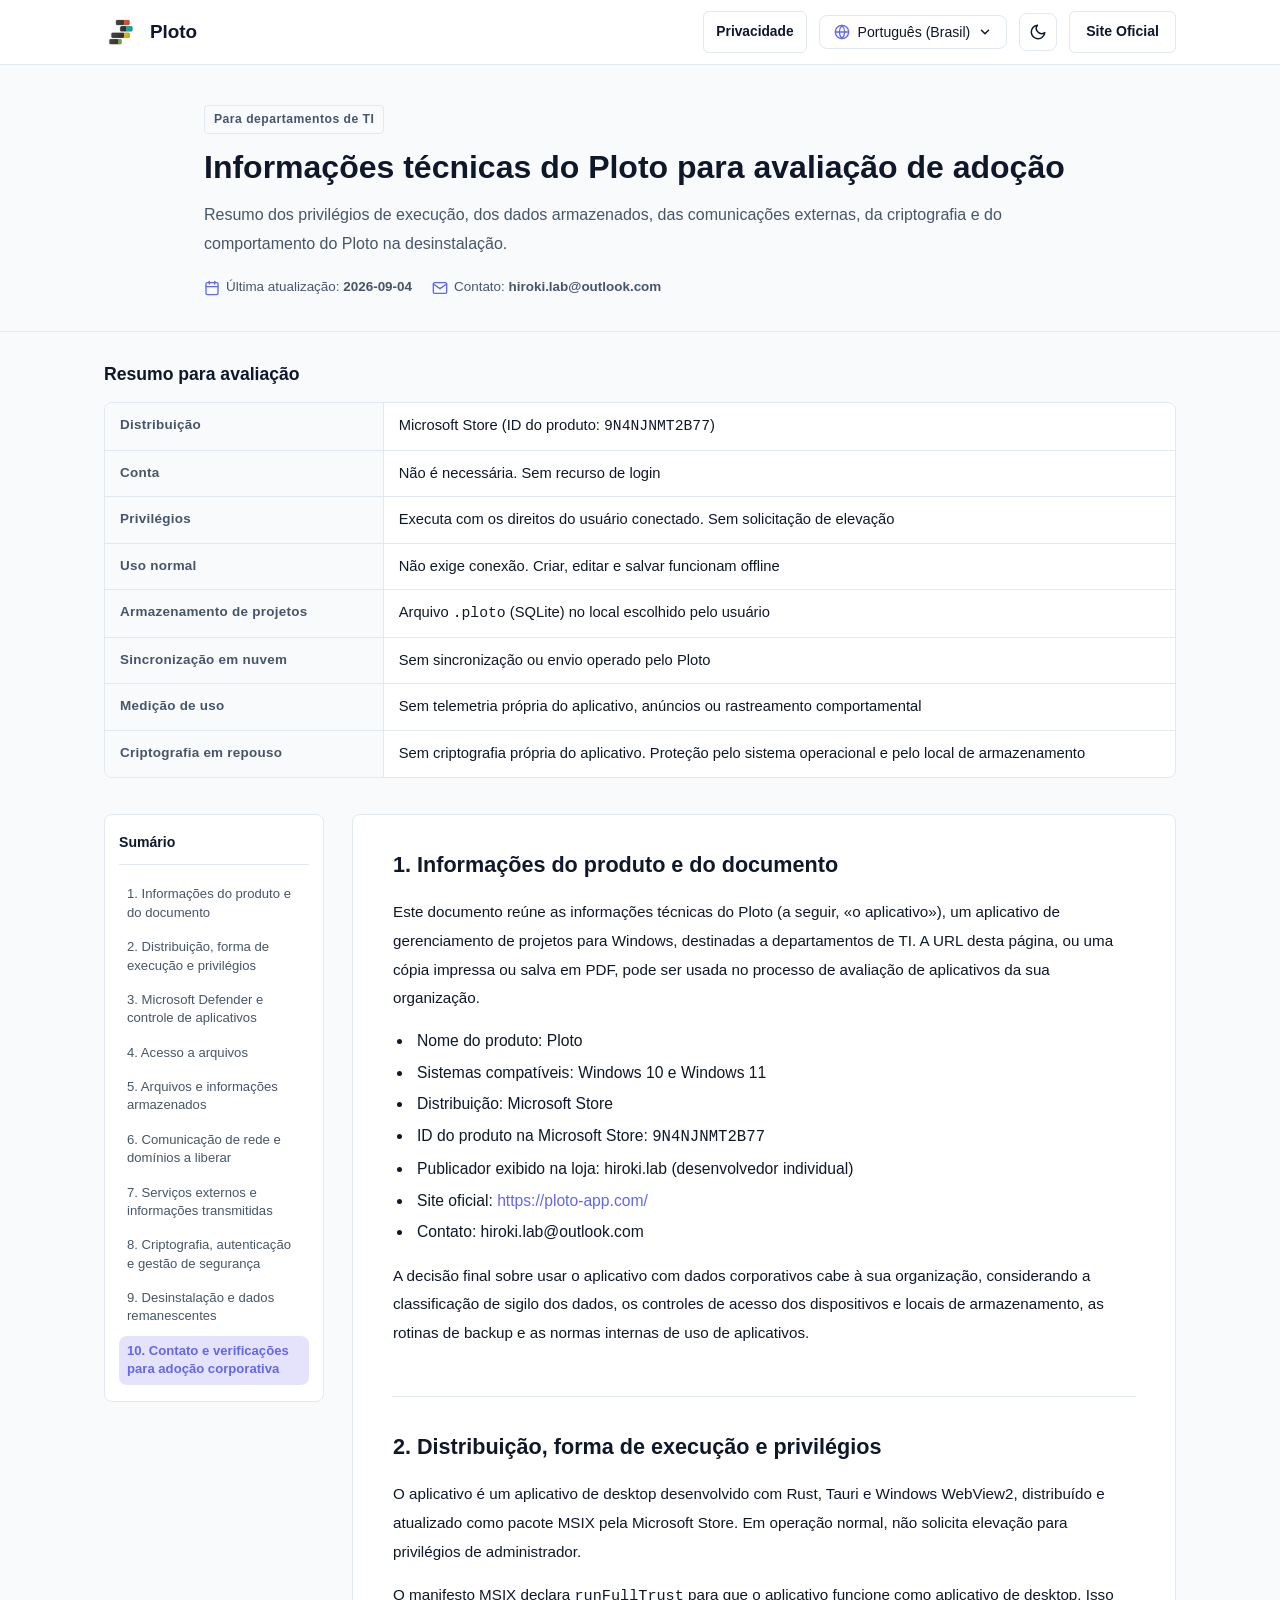
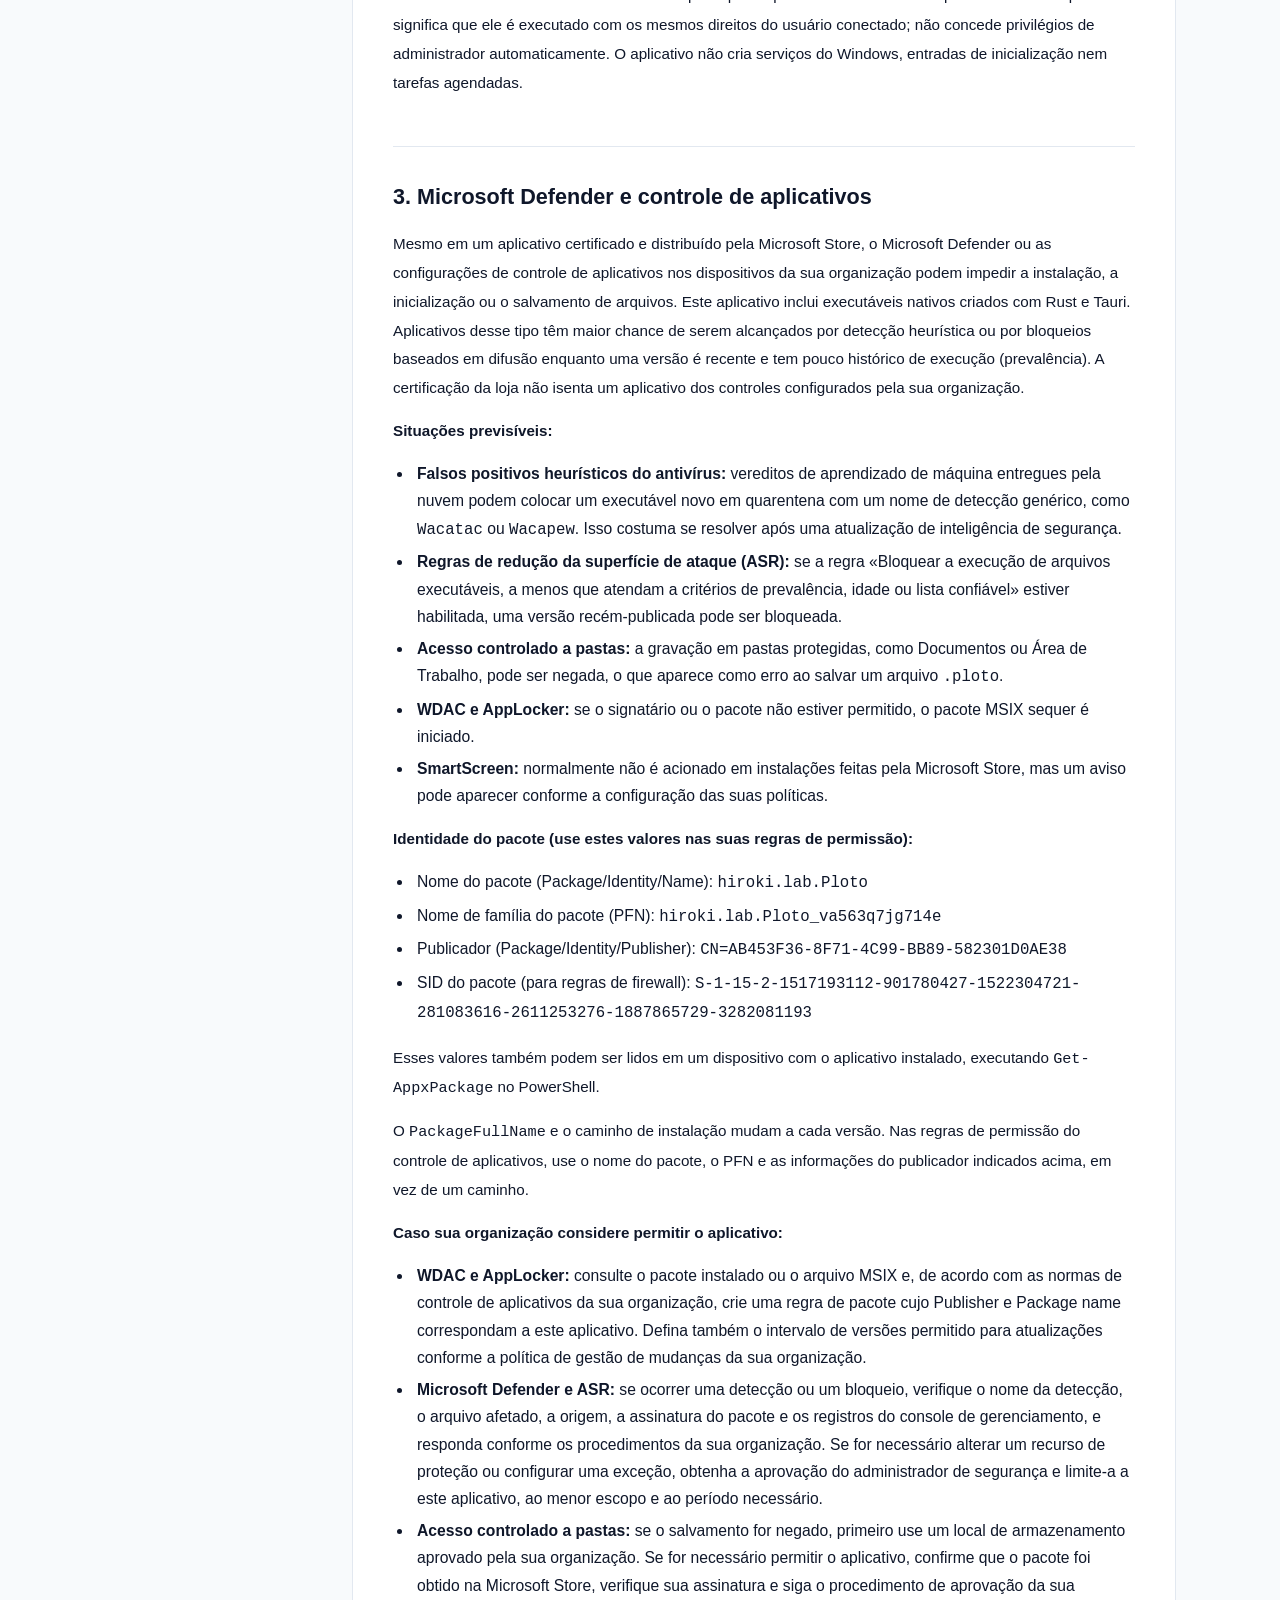
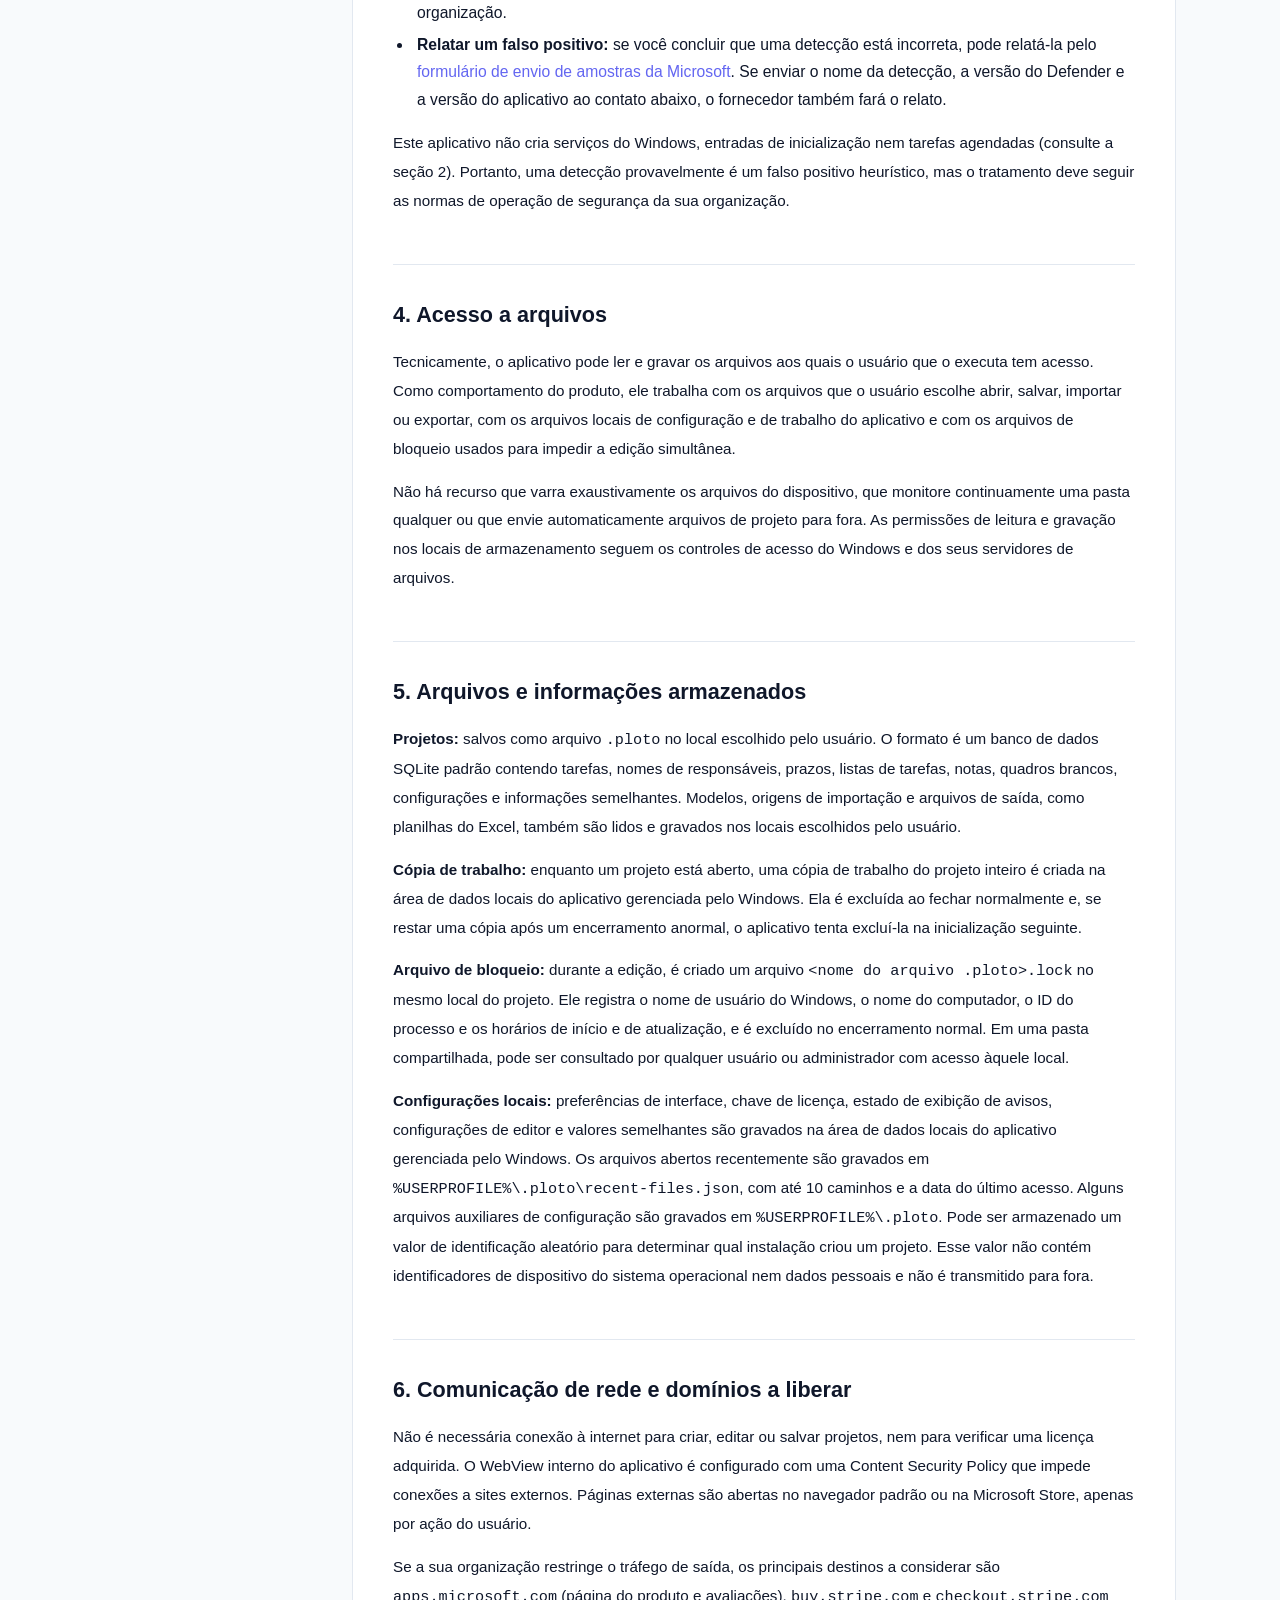
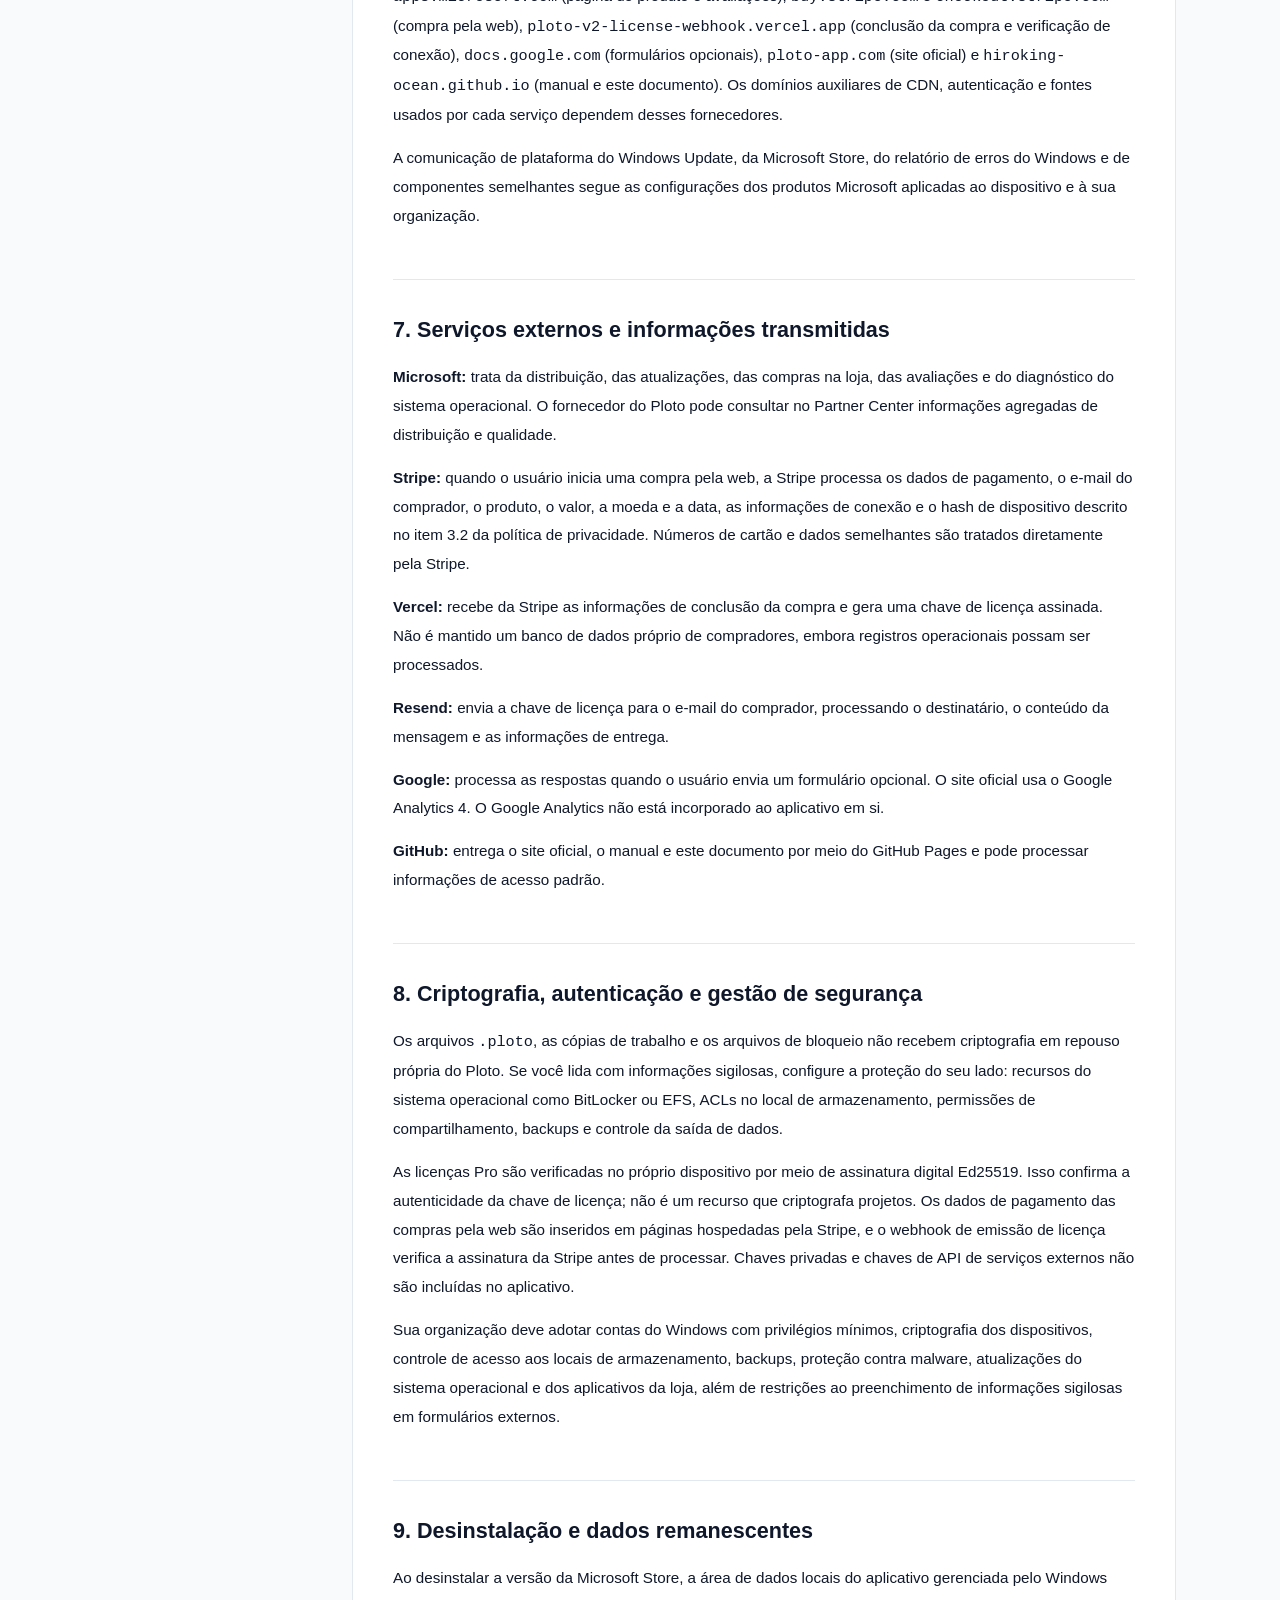
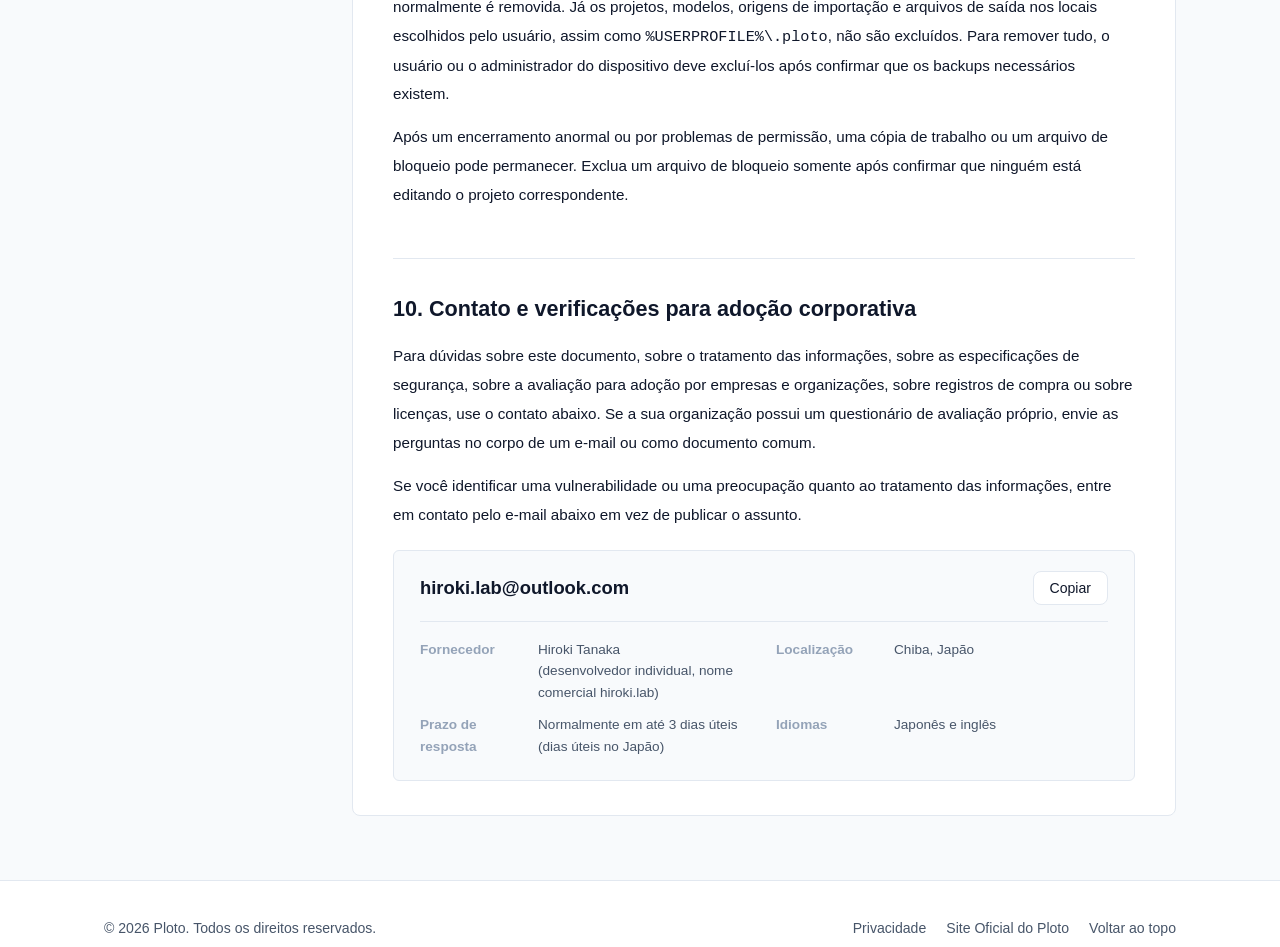
<file: pt-br/it/index.html>
<!DOCTYPE html>
<html lang="pt-BR" data-theme="light">
<head>
  <meta charset="UTF-8" />
  <meta name="viewport" content="width=device-width, initial-scale=1.0" />
  <title>Informações técnicas para departamentos de TI - Ploto</title>
  <meta name="description" content="Informações técnicas sobre privilégios de execução, acesso a arquivos, locais de armazenamento, comunicação de rede, serviços externos, criptografia e desinstalação, necessárias para avaliar a adoção do Ploto." />
  <link rel="canonical" href="https://hiroking-ocean.github.io/ploto-privacy/pt-br/it/" />
  <link rel="alternate" hreflang="ja" href="https://hiroking-ocean.github.io/ploto-privacy/it/" />
  <link rel="alternate" hreflang="en" href="https://hiroking-ocean.github.io/ploto-privacy/en/it/" />
  <link rel="alternate" hreflang="de" href="https://hiroking-ocean.github.io/ploto-privacy/de/it/" />
  <link rel="alternate" hreflang="fr" href="https://hiroking-ocean.github.io/ploto-privacy/fr/it/" />
  <link rel="alternate" hreflang="es" href="https://hiroking-ocean.github.io/ploto-privacy/es/it/" />
  <link rel="alternate" hreflang="ko" href="https://hiroking-ocean.github.io/ploto-privacy/ko/it/" />
  <link rel="alternate" hreflang="pt-br" href="https://hiroking-ocean.github.io/ploto-privacy/pt-br/it/" />
  <link rel="alternate" hreflang="x-default" href="https://hiroking-ocean.github.io/ploto-privacy/it/" />
  <meta property="og:type" content="website" />
  <meta property="og:url" content="https://hiroking-ocean.github.io/ploto-privacy/pt-br/it/" />
  <meta property="og:title" content="Informações técnicas para departamentos de TI - Ploto" />
  <meta property="og:description" content="Informações técnicas sobre privilégios de execução, acesso a arquivos, locais de armazenamento, comunicação de rede, serviços externos, criptografia e desinstalação, necessárias para avaliar a adoção do Ploto." />
  <meta property="og:locale" content="pt_BR" />
  <meta property="og:site_name" content="Ploto" />
  <meta property="og:image" content="https://hiroking-ocean.github.io/ploto-privacy/assets/app-icon.svg" />
  <meta name="twitter:card" content="summary" />
  <link rel="icon" type="image/svg+xml" href="../../assets/app-icon.svg" />
  <!-- Fonts (Outfit & Inter) -->
  <link rel="preconnect" href="https://fonts.googleapis.com" />
  <link rel="preconnect" href="https://fonts.gstatic.com" crossorigin />
  <link href="https://fonts.googleapis.com/css2?family=Inter:wght@400;500;600;700&family=Outfit:wght@600;700;800&display=swap" rel="stylesheet" />

  <link rel="stylesheet" href="../../styles.css" />
</head>
<body class="document-layout technical-document">
  <header class="header">
    <div class="container header-container">
      <a href="../" class="brand-link" aria-label="Ploto">
        <img src="../../assets/logo.svg" alt="Ploto Logo" class="brand-logo" />
        <span class="brand-title">Ploto</span>
      </a>
      <div class="header-actions">
        <a href="../" class="secondary-link-btn">Privacidade</a>
        <!-- Language Selector -->
        <div class="lang-selector">
          <button class="lang-btn" id="lang-btn" aria-haspopup="true" aria-expanded="false" aria-label="Idioma">
            <svg class="lang-icon" viewBox="0 0 24 24" fill="none" stroke="currentColor" stroke-width="2" stroke-linecap="round" stroke-linejoin="round">
              <circle cx="12" cy="12" r="10"></circle>
              <line x1="2" y1="12" x2="22" y2="12"></line>
              <path d="M12 2a15.3 15.3 0 0 1 4 10 15.3 15.3 0 0 1-4 10 15.3 15.3 0 0 1-4-10 15.3 15.3 0 0 1 4-10z"></path>
            </svg>
            <span>Português (Brasil)</span>
            <svg class="lang-arrow" viewBox="0 0 24 24" fill="none" stroke="currentColor" stroke-width="2.5" stroke-linecap="round" stroke-linejoin="round">
              <polyline points="6 9 12 15 18 9"></polyline>
            </svg>
          </button>
          <ul class="lang-dropdown" id="lang-dropdown">
            <li class="lang-item"><a href="../../it/" data-lang="ja">日本語</a></li>
            <li class="lang-item"><a href="../../en/it/" data-lang="en">English</a></li>
            <li class="lang-item"><a href="../../de/it/" data-lang="de">Deutsch</a></li>
            <li class="lang-item"><a href="../../fr/it/" data-lang="fr">Français</a></li>
            <li class="lang-item"><a href="../../es/it/" data-lang="es">Español</a></li>
            <li class="lang-item"><a href="../../ko/it/" data-lang="ko">한국어</a></li>
            <li class="lang-item active"><a href="../../pt-br/it/" data-lang="pt-BR">Português (Brasil)</a></li>
          </ul>
        </div>
        <button class="theme-btn" id="theme-toggle-btn" aria-label="Modo Claro">
          <svg class="theme-icon" viewBox="0 0 24 24" fill="none" stroke="currentColor" stroke-width="2" stroke-linecap="round" stroke-linejoin="round">
            <circle cx="12" cy="12" r="5"></circle>
            <line x1="12" y1="1" x2="12" y2="3"></line>
            <line x1="12" y1="21" x2="12" y2="23"></line>
            <line x1="4.22" y1="4.22" x2="5.64" y2="5.64"></line>
            <line x1="18.36" y1="18.36" x2="19.78" y2="19.78"></line>
          </svg>
        </button>
        <a href="https://ploto-app.com/" class="lp-link-btn" target="_blank" rel="noopener noreferrer">Site Oficial</a>
      </div>
    </div>
  </header>

  <section class="hero">
    <div class="container hero-content">
      <div class="badge">
        <svg class="badge-icon" viewBox="0 0 24 24" fill="none" stroke="currentColor" stroke-width="2" stroke-linecap="round" stroke-linejoin="round">
          <path d="M12 22s8-4 8-10V5l-8-3-8 3v7c0 6 8 10 8 10z"></path>
        </svg>
        <span>Para departamentos de TI</span>
      </div>
      <h1 class="hero-title">Informações técnicas do Ploto para avaliação de adoção</h1>
      <p class="hero-desc">Resumo dos privilégios de execução, dos dados armazenados, das comunicações externas, da criptografia e do comportamento do Ploto na desinstalação.</p>
      <div class="hero-meta">
        <div class="meta-item">
          <svg class="meta-icon" viewBox="0 0 24 24" fill="none" stroke="currentColor" stroke-width="2" stroke-linecap="round" stroke-linejoin="round">
            <rect x="3" y="4" width="18" height="18" rx="2" ry="2"></rect>
            <line x1="16" y1="2" x2="16" y2="6"></line>
            <line x1="8" y1="2" x2="8" y2="6"></line>
            <line x1="3" y1="10" x2="21" y2="10"></line>
          </svg>
          <span>Última atualização: <strong>2026-09-04</strong></span>
        </div>
        <div class="meta-item">
          <svg class="meta-icon" viewBox="0 0 24 24" fill="none" stroke="currentColor" stroke-width="2" stroke-linecap="round" stroke-linejoin="round">
            <path d="M4 4h16c1.1 0 2 .9 2 2v12c0 1.1-.9 2-2 2H4c-1.1 0-2-.9-2-2V6c0-1.1.9-2 2-2z"></path>
            <polyline points="22,6 12,13 2,6"></polyline>
          </svg>
          <span>Contato: <strong>hiroki.lab@outlook.com</strong></span>
        </div>
      </div>
    </div>
  </section>

  <section class="container review-overview" aria-labelledby="review-facts-title">
    <h2 id="review-facts-title">Resumo para avaliação</h2>
    <div class="review-summary-table-wrap">
      <table class="review-summary-table">
        <tbody>

          <tr>
            <th scope="row">Distribuição</th>
            <td>Microsoft Store (ID do produto: <code>9N4NJNMT2B77</code>)</td>
          </tr>

          <tr>
            <th scope="row">Conta</th>
            <td>Não é necessária. Sem recurso de login</td>
          </tr>

          <tr>
            <th scope="row">Privilégios</th>
            <td>Executa com os direitos do usuário conectado. Sem solicitação de elevação</td>
          </tr>

          <tr>
            <th scope="row">Uso normal</th>
            <td>Não exige conexão. Criar, editar e salvar funcionam offline</td>
          </tr>

          <tr>
            <th scope="row">Armazenamento de projetos</th>
            <td>Arquivo <code>.ploto</code> (SQLite) no local escolhido pelo usuário</td>
          </tr>

          <tr>
            <th scope="row">Sincronização em nuvem</th>
            <td>Sem sincronização ou envio operado pelo Ploto</td>
          </tr>

          <tr>
            <th scope="row">Medição de uso</th>
            <td>Sem telemetria própria do aplicativo, anúncios ou rastreamento comportamental</td>
          </tr>

          <tr>
            <th scope="row">Criptografia em repouso</th>
            <td>Sem criptografia própria do aplicativo. Proteção pelo sistema operacional e pelo local de armazenamento</td>
          </tr>
        </tbody>
      </table>
    </div>
  </section>

  <main class="container policy-layout">
    <aside class="toc-sidebar">
      <div class="toc-header"><span>Sumário</span></div>
      <ul class="toc-list">

              <li class="toc-item"><a href="#overview">1. Informações do produto e do documento</a></li>

              <li class="toc-item"><a href="#runtime">2. Distribuição, forma de execução e privilégios</a></li>

              <li class="toc-item"><a href="#defender">3. Microsoft Defender e controle de aplicativos</a></li>

              <li class="toc-item"><a href="#files">4. Acesso a arquivos</a></li>

              <li class="toc-item"><a href="#storage">5. Arquivos e informações armazenados</a></li>

              <li class="toc-item"><a href="#network">6. Comunicação de rede e domínios a liberar</a></li>

              <li class="toc-item"><a href="#services">7. Serviços externos e informações transmitidas</a></li>

              <li class="toc-item"><a href="#security">8. Criptografia, autenticação e gestão de segurança</a></li>

              <li class="toc-item"><a href="#removal">9. Desinstalação e dados remanescentes</a></li>

              <li class="toc-item"><a href="#contact">10. Contato e verificações para adoção corporativa</a></li>
      </ul>
    </aside>
    <div class="policy-content">

        <article class="section-card" id="overview">
          <h2 class="section-title">1. Informações do produto e do documento</h2>
          <div class="section-body">
            <p>Este documento reúne as informações técnicas do Ploto (a seguir, «o aplicativo»), um aplicativo de gerenciamento de projetos para Windows, destinadas a departamentos de TI. A URL desta página, ou uma cópia impressa ou salva em PDF, pode ser usada no processo de avaliação de aplicativos da sua organização.</p>
            <ul class="content-list">
              <li>Nome do produto: Ploto</li>
              <li>Sistemas compatíveis: Windows 10 e Windows 11</li>
              <li>Distribuição: Microsoft Store</li>
              <li>ID do produto na Microsoft Store: <code>9N4NJNMT2B77</code></li>
              <li>Publicador exibido na loja: hiroki.lab (desenvolvedor individual)</li>
              <li>Site oficial: <a href="https://ploto-app.com/" target="_blank" rel="noopener noreferrer">https://ploto-app.com/</a></li>
              <li>Contato: hiroki.lab@outlook.com</li>
            </ul>
            <p>A decisão final sobre usar o aplicativo com dados corporativos cabe à sua organização, considerando a classificação de sigilo dos dados, os controles de acesso dos dispositivos e locais de armazenamento, as rotinas de backup e as normas internas de uso de aplicativos.</p>

          </div>
        </article>

        <article class="section-card" id="runtime">
          <h2 class="section-title">2. Distribuição, forma de execução e privilégios</h2>
          <div class="section-body">
            <p>O aplicativo é um aplicativo de desktop desenvolvido com Rust, Tauri e Windows WebView2, distribuído e atualizado como pacote MSIX pela Microsoft Store. Em operação normal, não solicita elevação para privilégios de administrador.</p>
            <p>O manifesto MSIX declara <code>runFullTrust</code> para que o aplicativo funcione como aplicativo de desktop. Isso significa que ele é executado com os mesmos direitos do usuário conectado; não concede privilégios de administrador automaticamente. O aplicativo não cria serviços do Windows, entradas de inicialização nem tarefas agendadas.</p>

          </div>
        </article>

        <article class="section-card" id="defender">
          <h2 class="section-title">3. Microsoft Defender e controle de aplicativos</h2>
          <div class="section-body">
            <p>Mesmo em um aplicativo certificado e distribuído pela Microsoft Store, o Microsoft Defender ou as configurações de controle de aplicativos nos dispositivos da sua organização podem impedir a instalação, a inicialização ou o salvamento de arquivos. Este aplicativo inclui executáveis nativos criados com Rust e Tauri. Aplicativos desse tipo têm maior chance de serem alcançados por detecção heurística ou por bloqueios baseados em difusão enquanto uma versão é recente e tem pouco histórico de execução (prevalência). A certificação da loja não isenta um aplicativo dos controles configurados pela sua organização.</p>
            <p><strong>Situações previsíveis:</strong></p>
            <ul class="content-list">
              <li><strong>Falsos positivos heurísticos do antivírus:</strong> vereditos de aprendizado de máquina entregues pela nuvem podem colocar um executável novo em quarentena com um nome de detecção genérico, como <code>Wacatac</code> ou <code>Wacapew</code>. Isso costuma se resolver após uma atualização de inteligência de segurança.</li>
              <li><strong>Regras de redução da superfície de ataque (ASR):</strong> se a regra «Bloquear a execução de arquivos executáveis, a menos que atendam a critérios de prevalência, idade ou lista confiável» estiver habilitada, uma versão recém-publicada pode ser bloqueada.</li>
              <li><strong>Acesso controlado a pastas:</strong> a gravação em pastas protegidas, como Documentos ou Área de Trabalho, pode ser negada, o que aparece como erro ao salvar um arquivo <code>.ploto</code>.</li>
              <li><strong>WDAC e AppLocker:</strong> se o signatário ou o pacote não estiver permitido, o pacote MSIX sequer é iniciado.</li>
              <li><strong>SmartScreen:</strong> normalmente não é acionado em instalações feitas pela Microsoft Store, mas um aviso pode aparecer conforme a configuração das suas políticas.</li>
            </ul>
            <p><strong>Identidade do pacote (use estes valores nas suas regras de permissão):</strong></p>
            <ul class="content-list">
              <li>Nome do pacote (Package/Identity/Name): <code>hiroki.lab.Ploto</code></li>
              <li>Nome de família do pacote (PFN): <code>hiroki.lab.Ploto_va563q7jg714e</code></li>
              <li>Publicador (Package/Identity/Publisher): <code>CN=AB453F36-8F71-4C99-BB89-582301D0AE38</code></li>
              <li>SID do pacote (para regras de firewall): <code>S-1-15-2-1517193112-901780427-1522304721-281083616-2611253276-1887865729-3282081193</code></li>
            </ul>
            <p>Esses valores também podem ser lidos em um dispositivo com o aplicativo instalado, executando <code>Get-AppxPackage</code> no PowerShell.</p>
            <p>O <code>PackageFullName</code> e o caminho de instalação mudam a cada versão. Nas regras de permissão do controle de aplicativos, use o nome do pacote, o PFN e as informações do publicador indicados acima, em vez de um caminho.</p>
            <p><strong>Caso sua organização considere permitir o aplicativo:</strong></p>
            <ul class="content-list">
              <li><strong>WDAC e AppLocker:</strong> consulte o pacote instalado ou o arquivo MSIX e, de acordo com as normas de controle de aplicativos da sua organização, crie uma regra de pacote cujo Publisher e Package name correspondam a este aplicativo. Defina também o intervalo de versões permitido para atualizações conforme a política de gestão de mudanças da sua organização.</li>
              <li><strong>Microsoft Defender e ASR:</strong> se ocorrer uma detecção ou um bloqueio, verifique o nome da detecção, o arquivo afetado, a origem, a assinatura do pacote e os registros do console de gerenciamento, e responda conforme os procedimentos da sua organização. Se for necessário alterar um recurso de proteção ou configurar uma exceção, obtenha a aprovação do administrador de segurança e limite-a a este aplicativo, ao menor escopo e ao período necessário.</li>
              <li><strong>Acesso controlado a pastas:</strong> se o salvamento for negado, primeiro use um local de armazenamento aprovado pela sua organização. Se for necessário permitir o aplicativo, confirme que o pacote foi obtido na Microsoft Store, verifique sua assinatura e siga o procedimento de aprovação da sua organização.</li>
              <li><strong>Relatar um falso positivo:</strong> se você concluir que uma detecção está incorreta, pode relatá-la pelo <a href="https://www.microsoft.com/en-us/wdsi/filesubmission" target="_blank" rel="noopener noreferrer">formulário de envio de amostras da Microsoft</a>. Se enviar o nome da detecção, a versão do Defender e a versão do aplicativo ao contato abaixo, o fornecedor também fará o relato.</li>
            </ul>
            <p>Este aplicativo não cria serviços do Windows, entradas de inicialização nem tarefas agendadas (consulte a seção 2). Portanto, uma detecção provavelmente é um falso positivo heurístico, mas o tratamento deve seguir as normas de operação de segurança da sua organização.</p>

          </div>
        </article>

        <article class="section-card" id="files">
          <h2 class="section-title">4. Acesso a arquivos</h2>
          <div class="section-body">
            <p>Tecnicamente, o aplicativo pode ler e gravar os arquivos aos quais o usuário que o executa tem acesso. Como comportamento do produto, ele trabalha com os arquivos que o usuário escolhe abrir, salvar, importar ou exportar, com os arquivos locais de configuração e de trabalho do aplicativo e com os arquivos de bloqueio usados para impedir a edição simultânea.</p>
            <p>Não há recurso que varra exaustivamente os arquivos do dispositivo, que monitore continuamente uma pasta qualquer ou que envie automaticamente arquivos de projeto para fora. As permissões de leitura e gravação nos locais de armazenamento seguem os controles de acesso do Windows e dos seus servidores de arquivos.</p>

          </div>
        </article>

        <article class="section-card" id="storage">
          <h2 class="section-title">5. Arquivos e informações armazenados</h2>
          <div class="section-body">
            <p><strong>Projetos:</strong> salvos como arquivo <code>.ploto</code> no local escolhido pelo usuário. O formato é um banco de dados SQLite padrão contendo tarefas, nomes de responsáveis, prazos, listas de tarefas, notas, quadros brancos, configurações e informações semelhantes. Modelos, origens de importação e arquivos de saída, como planilhas do Excel, também são lidos e gravados nos locais escolhidos pelo usuário.</p>
            <p><strong>Cópia de trabalho:</strong> enquanto um projeto está aberto, uma cópia de trabalho do projeto inteiro é criada na área de dados locais do aplicativo gerenciada pelo Windows. Ela é excluída ao fechar normalmente e, se restar uma cópia após um encerramento anormal, o aplicativo tenta excluí-la na inicialização seguinte.</p>
            <p><strong>Arquivo de bloqueio:</strong> durante a edição, é criado um arquivo <code>&lt;nome do arquivo .ploto&gt;.lock</code> no mesmo local do projeto. Ele registra o nome de usuário do Windows, o nome do computador, o ID do processo e os horários de início e de atualização, e é excluído no encerramento normal. Em uma pasta compartilhada, pode ser consultado por qualquer usuário ou administrador com acesso àquele local.</p>
            <p><strong>Configurações locais:</strong> preferências de interface, chave de licença, estado de exibição de avisos, configurações de editor e valores semelhantes são gravados na área de dados locais do aplicativo gerenciada pelo Windows. Os arquivos abertos recentemente são gravados em <code>%USERPROFILE%\.ploto\recent-files.json</code>, com até 10 caminhos e a data do último acesso. Alguns arquivos auxiliares de configuração são gravados em <code>%USERPROFILE%\.ploto</code>. Pode ser armazenado um valor de identificação aleatório para determinar qual instalação criou um projeto. Esse valor não contém identificadores de dispositivo do sistema operacional nem dados pessoais e não é transmitido para fora.</p>

          </div>
        </article>

        <article class="section-card" id="network">
          <h2 class="section-title">6. Comunicação de rede e domínios a liberar</h2>
          <div class="section-body">
            <p>Não é necessária conexão à internet para criar, editar ou salvar projetos, nem para verificar uma licença adquirida. O WebView interno do aplicativo é configurado com uma Content Security Policy que impede conexões a sites externos. Páginas externas são abertas no navegador padrão ou na Microsoft Store, apenas por ação do usuário.</p>
            <p>Se a sua organização restringe o tráfego de saída, os principais destinos a considerar são <code>apps.microsoft.com</code> (página do produto e avaliações), <code>buy.stripe.com</code> e <code>checkout.stripe.com</code> (compra pela web), <code>ploto-v2-license-webhook.vercel.app</code> (conclusão da compra e verificação de conexão), <code>docs.google.com</code> (formulários opcionais), <code>ploto-app.com</code> (site oficial) e <code>hiroking-ocean.github.io</code> (manual e este documento). Os domínios auxiliares de CDN, autenticação e fontes usados por cada serviço dependem desses fornecedores.</p>
            <p>A comunicação de plataforma do Windows Update, da Microsoft Store, do relatório de erros do Windows e de componentes semelhantes segue as configurações dos produtos Microsoft aplicadas ao dispositivo e à sua organização.</p>

          </div>
        </article>

        <article class="section-card" id="services">
          <h2 class="section-title">7. Serviços externos e informações transmitidas</h2>
          <div class="section-body">
            <p><strong>Microsoft:</strong> trata da distribuição, das atualizações, das compras na loja, das avaliações e do diagnóstico do sistema operacional. O fornecedor do Ploto pode consultar no Partner Center informações agregadas de distribuição e qualidade.</p>
            <p><strong>Stripe:</strong> quando o usuário inicia uma compra pela web, a Stripe processa os dados de pagamento, o e-mail do comprador, o produto, o valor, a moeda e a data, as informações de conexão e o hash de dispositivo descrito no item 3.2 da política de privacidade. Números de cartão e dados semelhantes são tratados diretamente pela Stripe.</p>
            <p><strong>Vercel:</strong> recebe da Stripe as informações de conclusão da compra e gera uma chave de licença assinada. Não é mantido um banco de dados próprio de compradores, embora registros operacionais possam ser processados.</p>
            <p><strong>Resend:</strong> envia a chave de licença para o e-mail do comprador, processando o destinatário, o conteúdo da mensagem e as informações de entrega.</p>
            <p><strong>Google:</strong> processa as respostas quando o usuário envia um formulário opcional. O site oficial usa o Google Analytics 4. O Google Analytics não está incorporado ao aplicativo em si.</p>
            <p><strong>GitHub:</strong> entrega o site oficial, o manual e este documento por meio do GitHub Pages e pode processar informações de acesso padrão.</p>

          </div>
        </article>

        <article class="section-card" id="security">
          <h2 class="section-title">8. Criptografia, autenticação e gestão de segurança</h2>
          <div class="section-body">
            <p>Os arquivos <code>.ploto</code>, as cópias de trabalho e os arquivos de bloqueio não recebem criptografia em repouso própria do Ploto. Se você lida com informações sigilosas, configure a proteção do seu lado: recursos do sistema operacional como BitLocker ou EFS, ACLs no local de armazenamento, permissões de compartilhamento, backups e controle da saída de dados.</p>
            <p>As licenças Pro são verificadas no próprio dispositivo por meio de assinatura digital Ed25519. Isso confirma a autenticidade da chave de licença; não é um recurso que criptografa projetos. Os dados de pagamento das compras pela web são inseridos em páginas hospedadas pela Stripe, e o webhook de emissão de licença verifica a assinatura da Stripe antes de processar. Chaves privadas e chaves de API de serviços externos não são incluídas no aplicativo.</p>
            <p>Sua organização deve adotar contas do Windows com privilégios mínimos, criptografia dos dispositivos, controle de acesso aos locais de armazenamento, backups, proteção contra malware, atualizações do sistema operacional e dos aplicativos da loja, além de restrições ao preenchimento de informações sigilosas em formulários externos.</p>

          </div>
        </article>

        <article class="section-card" id="removal">
          <h2 class="section-title">9. Desinstalação e dados remanescentes</h2>
          <div class="section-body">
            <p>Ao desinstalar a versão da Microsoft Store, a área de dados locais do aplicativo gerenciada pelo Windows normalmente é removida. Já os projetos, modelos, origens de importação e arquivos de saída nos locais escolhidos pelo usuário, assim como <code>%USERPROFILE%\.ploto</code>, não são excluídos. Para remover tudo, o usuário ou o administrador do dispositivo deve excluí-los após confirmar que os backups necessários existem.</p>
            <p>Após um encerramento anormal ou por problemas de permissão, uma cópia de trabalho ou um arquivo de bloqueio pode permanecer. Exclua um arquivo de bloqueio somente após confirmar que ninguém está editando o projeto correspondente.</p>

          </div>
        </article>

        <article class="section-card" id="contact">
          <h2 class="section-title">10. Contato e verificações para adoção corporativa</h2>
          <div class="section-body">
            <p>Para dúvidas sobre este documento, sobre o tratamento das informações, sobre as especificações de segurança, sobre a avaliação para adoção por empresas e organizações, sobre registros de compra ou sobre licenças, use o contato abaixo. Se a sua organização possui um questionário de avaliação próprio, envie as perguntas no corpo de um e-mail ou como documento comum.</p>
            <p>Se você identificar uma vulnerabilidade ou uma preocupação quanto ao tratamento das informações, entre em contato pelo e-mail abaixo em vez de publicar o assunto.</p>

          <div class="contact-box">
            <div class="contact-email-wrap">
              <span class="contact-email">hiroki.lab@outlook.com</span>
            </div>
            <button class="copy-btn" data-copy="hiroki.lab@outlook.com" data-copied-label="Copiado!"><span>Copiar</span></button>
            <dl class="contact-meta">
              <div class="contact-meta-row">
                <dt>Fornecedor</dt>
                <dd>Hiroki Tanaka<span class="contact-meta-note">(desenvolvedor individual, nome comercial hiroki.lab)</span></dd>
              </div>

              <div class="contact-meta-row">
                <dt>Localização</dt>
                <dd>Chiba, Japão</dd>
              </div>

              <div class="contact-meta-row">
                <dt>Prazo de resposta</dt>
                <dd>Normalmente em até 3 dias úteis<span class="contact-meta-note">(dias úteis no Japão)</span></dd>
              </div>

              <div class="contact-meta-row">
                <dt>Idiomas</dt>
                <dd>Japonês e inglês</dd>
              </div>
            </dl>
          </div>
          </div>
        </article>
    </div>
  </main>

  <footer class="footer">
    <div class="container footer-container">
      <div>© 2026 Ploto. Todos os direitos reservados.</div>
      <div class="footer-links">
        <a href="../" class="footer-link">Privacidade</a>
        <a href="https://ploto-app.com/" class="footer-link" target="_blank" rel="noopener noreferrer">Site Oficial do Ploto</a>
        <a href="#top" class="back-to-top-btn" id="back-to-top-btn">Voltar ao topo</a>
      </div>
    </div>
  </footer>
  <script src="../../app.js"></script>
</body>
</html>
</file>
<file: styles.css>
/* ==========================================================================
   Ploto Privacy Policy - Premium Design System (Vanilla CSS)
   Harmonized with Ploto LP & Windows Fluent / Modern Clean Aesthetic
   ========================================================================== */

/* --- 1. Design Tokens & CSS Variables --- */
:root {
  --font-primary: 'Inter', -apple-system, BlinkMacSystemFont, "Segoe UI", Roboto, sans-serif;
  --font-display: 'Outfit', sans-serif;

  --radius-sm: 8px;
  --radius-md: 14px;
  --radius-lg: 20px;
  --radius-pill: 9999px;

  --transition-fast: 0.15s ease;
  --transition-smooth: 0.3s cubic-bezier(0.4, 0, 0.2, 1);
  --transition-bounce: 0.4s cubic-bezier(0.175, 0.885, 0.32, 1.275);
}

/* Dark Theme (Default) */
[data-theme="dark"] {
  --bg-main: #0a0f1d;
  --bg-card: #131b2e;
  --bg-card-hover: #1b2640;
  --bg-card-elevated: #1a233b;
  --bg-header: rgba(10, 15, 29, 0.82);
  --bg-input: #1a243d;
  
  --border-color: #213054;
  --border-subtle: #19233c;
  --border-highlight: #394d80;

  --text-main: #f1f5f9;
  --text-muted: #94a3b8;
  --text-dim: #64748b;
  --text-inverse: #0a0f1d;

  --color-primary: #6366f1;
  --color-primary-light: #818cf8;
  --color-primary-glow: rgba(99, 102, 241, 0.25);
  
  --color-secondary: #06b6d4;
  --color-accent: #f59e0b;
  --color-success: #10b981;

  --gradient-primary: linear-gradient(135deg, #6366f1 0%, #38bdf8 100%);
  --gradient-hero: linear-gradient(180deg, rgba(99, 102, 241, 0.12) 0%, rgba(10, 15, 29, 0) 100%);
  --gradient-card: linear-gradient(145deg, rgba(255, 255, 255, 0.03) 0%, rgba(255, 255, 255, 0) 100%);

  --shadow-sm: 0 2px 8px rgba(0, 0, 0, 0.4);
  --shadow-md: 0 8px 30px rgba(0, 0, 0, 0.45);
  --shadow-glow: 0 0 25px rgba(99, 102, 241, 0.25);

  --code-bg: #1e293b;
}

/* Light Theme */
[data-theme="light"] {
  --bg-main: #f8fafc;
  --bg-card: #ffffff;
  --bg-card-hover: #f1f5f9;
  --bg-card-elevated: #f8fafc;
  --bg-header: rgba(248, 250, 252, 0.88);
  --bg-input: #f1f5f9;

  --border-color: #e2e8f0;
  --border-subtle: #edf2f7;
  --border-highlight: #cbd5e1;

  --text-main: #0f172a;
  --text-muted: #475569;
  --text-dim: #94a3b8;
  --text-inverse: #ffffff;

  --color-primary: #4f46e5;
  --color-primary-light: #6366f1;
  --color-primary-glow: rgba(79, 70, 229, 0.15);

  --color-secondary: #0891b2;
  --color-accent: #d97706;
  --color-success: #059669;

  --gradient-primary: linear-gradient(135deg, #4f46e5 0%, #0284c7 100%);
  --gradient-hero: linear-gradient(180deg, rgba(79, 70, 229, 0.06) 0%, rgba(248, 250, 252, 0) 100%);
  --gradient-card: linear-gradient(145deg, rgba(255, 255, 255, 0.8) 0%, rgba(255, 255, 255, 0.4) 100%);

  --shadow-sm: 0 2px 8px rgba(0, 0, 0, 0.04);
  --shadow-md: 0 10px 30px rgba(0, 0, 0, 0.06);
  --shadow-glow: 0 0 20px rgba(79, 70, 229, 0.15);

  --code-bg: #f1f5f9;
}

/* --- 2. Base Reset & Typography --- */
* {
  box-sizing: border-box;
  margin: 0;
  padding: 0;
}

html {
  scroll-behavior: smooth;
  scroll-padding-top: 100px;
}

body {
  font-family: var(--font-primary);
  background-color: var(--bg-main);
  color: var(--text-main);
  line-height: 1.7;
  overflow-x: hidden;
  transition: background-color var(--transition-smooth), color var(--transition-smooth);
  -webkit-font-smoothing: antialiased;
}

a {
  color: var(--color-primary-light);
  text-decoration: none;
  transition: color var(--transition-fast);
}

a:hover {
  text-decoration: underline;
}

button {
  font-family: inherit;
  cursor: pointer;
  border: none;
  background: none;
}

/* --- 3. Layout Containers --- */
.container {
  width: 100%;
  max-width: 1240px;
  margin: 0 auto;
  padding: 0 24px;
}

/* --- 4. Navigation Header --- */
.header {
  position: fixed;
  top: 0;
  left: 0;
  right: 0;
  z-index: 100;
  backdrop-filter: blur(16px);
  -webkit-backdrop-filter: blur(16px);
  background: var(--bg-header);
  border-bottom: 1px solid var(--border-color);
  transition: background-color var(--transition-smooth), border-color var(--transition-smooth);
}

.header-container {
  display: flex;
  align-items: center;
  justify-content: space-between;
  height: 72px;
}

.brand-link {
  display: flex;
  align-items: center;
  gap: 12px;
  text-decoration: none;
  color: var(--text-main);
  font-weight: 700;
  font-size: 1.25rem;
  font-family: var(--font-display);
}

.brand-link:hover {
  text-decoration: none;
}

.brand-logo {
  width: 34px;
  height: 34px;
  display: block;
}

.brand-title {
  background: var(--gradient-primary);
  -webkit-background-clip: text;
  -webkit-text-fill-color: transparent;
  font-size: 1.35rem;
}

.header-actions {
  display: flex;
  align-items: center;
  gap: 12px;
}

/* Language Dropdown */
.lang-selector {
  position: relative;
}

.lang-btn {
  display: flex;
  align-items: center;
  gap: 8px;
  padding: 8px 14px;
  background: var(--bg-card);
  border: 1px solid var(--border-color);
  border-radius: var(--radius-sm);
  color: var(--text-main);
  font-size: 0.88rem;
  font-weight: 500;
  transition: all var(--transition-fast);
}

.lang-btn:hover,
.lang-btn[aria-expanded="true"] {
  border-color: var(--color-primary-light);
  background: var(--bg-card-hover);
}

.lang-icon {
  width: 16px;
  height: 16px;
  color: var(--color-primary-light);
}

.lang-arrow {
  width: 14px;
  height: 14px;
  transition: transform var(--transition-fast);
}

.lang-btn[aria-expanded="true"] .lang-arrow {
  transform: rotate(180deg);
}

.lang-dropdown {
  position: absolute;
  top: calc(100% + 8px);
  right: 0;
  width: 200px;
  background: var(--bg-card);
  border: 1px solid var(--border-color);
  border-radius: var(--radius-md);
  box-shadow: var(--shadow-md);
  padding: 6px;
  list-style: none;
  opacity: 0;
  visibility: hidden;
  transform: translateY(-8px);
  transition: all var(--transition-fast);
  z-index: 110;
}

.lang-dropdown.open {
  opacity: 1;
  visibility: visible;
  transform: translateY(0);
}

.lang-item a {
  display: flex;
  align-items: center;
  justify-content: space-between;
  padding: 8px 12px;
  color: var(--text-main);
  font-size: 0.88rem;
  border-radius: var(--radius-sm);
  transition: background var(--transition-fast);
}

.lang-item a:hover {
  background: var(--bg-card-hover);
  text-decoration: none;
}

.lang-item.active a {
  background: var(--color-primary-glow);
  color: var(--color-primary-light);
  font-weight: 600;
}

/* Theme Toggle Button */
.theme-btn {
  display: flex;
  align-items: center;
  justify-content: center;
  width: 38px;
  height: 38px;
  border-radius: var(--radius-sm);
  background: var(--bg-card);
  border: 1px solid var(--border-color);
  color: var(--text-main);
  transition: all var(--transition-fast);
}

.theme-btn:hover {
  border-color: var(--color-primary-light);
  background: var(--bg-card-hover);
  color: var(--color-primary-light);
}

.theme-icon {
  width: 18px;
  height: 18px;
}

/* LP Link Button */
.lp-link-btn {
  display: inline-flex;
  align-items: center;
  gap: 6px;
  padding: 8px 16px;
  background: var(--gradient-primary);
  color: #ffffff !important;
  font-weight: 600;
  font-size: 0.88rem;
  border-radius: var(--radius-sm);
  box-shadow: var(--shadow-sm);
  transition: all var(--transition-fast);
}

.lp-link-btn:hover {
  opacity: 0.92;
  transform: translateY(-1px);
  text-decoration: none;
  box-shadow: var(--shadow-glow);
}

/* --- 5. Hero Section --- */
.hero {
  position: relative;
  padding-top: 130px;
  padding-bottom: 50px;
  background: var(--gradient-hero);
  overflow: hidden;
}

.hero::before {
  content: '';
  position: absolute;
  top: 0;
  left: 50%;
  transform: translateX(-50%);
  width: 700px;
  height: 350px;
  background: radial-gradient(circle, var(--color-primary-glow) 0%, rgba(0,0,0,0) 70%);
  pointer-events: none;
  z-index: 0;
}

.hero-content {
  position: relative;
  z-index: 1;
  text-align: center;
  max-width: 840px;
  margin: 0 auto;
}

.badge {
  display: inline-flex;
  align-items: center;
  gap: 8px;
  padding: 6px 14px;
  border-radius: var(--radius-pill);
  background: var(--color-primary-glow);
  color: var(--color-primary-light);
  border: 1px solid var(--border-color);
  font-size: 0.85rem;
  font-weight: 600;
  margin-bottom: 20px;
}

.badge-icon {
  width: 14px;
  height: 14px;
}

.hero-title {
  font-family: var(--font-display);
  font-size: 2.8rem;
  font-weight: 800;
  line-height: 1.2;
  margin-bottom: 16px;
  letter-spacing: -0.02em;
}

.hero-desc {
  font-size: 1.15rem;
  color: var(--text-muted);
  line-height: 1.7;
  margin-bottom: 24px;
}

.hero-meta {
  display: flex;
  flex-wrap: wrap;
  align-items: center;
  justify-content: center;
  gap: 16px;
  font-size: 0.9rem;
  color: var(--text-muted);
}

.meta-item {
  display: inline-flex;
  align-items: center;
  gap: 6px;
  padding: 6px 14px;
  background: var(--bg-card);
  border: 1px solid var(--border-color);
  border-radius: var(--radius-pill);
}

.meta-icon {
  width: 16px;
  height: 16px;
  color: var(--color-primary-light);
}

.hero-notice {
  display: flex;
  flex-wrap: wrap;
  align-items: center;
  justify-content: center;
  gap: 8px 12px;
  max-width: 720px;
  margin: 24px auto 0;
  padding: 12px 18px;
  background: var(--bg-card);
  border: 1px solid var(--border-color);
  border-radius: var(--radius-md);
  text-align: left;
}

.hero-notice-icon {
  flex-shrink: 0;
  width: 18px;
  height: 18px;
  color: var(--color-primary-light);
}

.hero-notice-text {
  flex: 1 1 260px;
  margin: 0;
  font-size: 0.9rem;
  line-height: 1.6;
  color: var(--text-muted);
}

.hero-notice-link {
  flex-shrink: 0;
  font-size: 0.88rem;
  font-weight: 600;
  color: var(--color-primary-light);
  white-space: nowrap;
}

.hero-notice-link::after {
  content: ' →';
}

/* --- 6. Summary Highlight Cards --- */
.summary-grid {
  display: grid;
  grid-template-columns: repeat(4, 1fr);
  gap: 20px;
  margin: 30px 0 60px 0;
}

.summary-card {
  position: relative;
  background: var(--bg-card);
  border: 1px solid var(--border-color);
  border-radius: var(--radius-md);
  padding: 24px;
  transition: all var(--transition-smooth);
  box-shadow: var(--shadow-sm);
  display: flex;
  flex-direction: column;
}

.summary-card:hover {
  transform: translateY(-4px);
  border-color: var(--color-primary-light);
  box-shadow: var(--shadow-md);
}

.card-icon-wrap {
  width: 44px;
  height: 44px;
  border-radius: var(--radius-sm);
  background: var(--color-primary-glow);
  color: var(--color-primary-light);
  display: flex;
  align-items: center;
  justify-content: center;
  margin-bottom: 16px;
}

.card-icon {
  width: 22px;
  height: 22px;
}

.summary-card h3 {
  font-size: 1.1rem;
  font-weight: 700;
  margin-bottom: 8px;
  font-family: var(--font-display);
}

.summary-card p {
  font-size: 0.88rem;
  color: var(--text-muted);
  line-height: 1.6;
}

/* --- 7. Main Two-Column Layout --- */
.policy-layout {
  display: grid;
  grid-template-columns: 280px 1fr;
  gap: 40px;
  align-items: start;
  padding-bottom: 80px;
}

/* Sticky Table of Contents */
.toc-sidebar {
  position: sticky;
  top: 96px;
  background: var(--bg-card);
  border: 1px solid var(--border-color);
  border-radius: var(--radius-md);
  padding: 20px;
  box-shadow: var(--shadow-sm);
  max-height: calc(100vh - 120px);
  overflow-y: auto;
}

.toc-header {
  display: flex;
  align-items: center;
  gap: 8px;
  font-size: 0.95rem;
  font-weight: 700;
  margin-bottom: 14px;
  padding-bottom: 10px;
  border-bottom: 1px solid var(--border-color);
  font-family: var(--font-display);
}

.toc-header-icon {
  width: 18px;
  height: 18px;
  color: var(--color-primary-light);
}

.toc-list {
  list-style: none;
  display: flex;
  flex-direction: column;
  gap: 4px;
}

.toc-item a {
  display: block;
  padding: 7px 12px;
  font-size: 0.86rem;
  color: var(--text-muted);
  border-radius: var(--radius-sm);
  transition: all var(--transition-fast);
  line-height: 1.4;
}

.toc-item a:hover {
  color: var(--text-main);
  background: var(--bg-card-hover);
  text-decoration: none;
}

.toc-item.active a {
  background: var(--color-primary-glow);
  color: var(--color-primary-light);
  font-weight: 600;
}

/* Content Sections */
.policy-content {
  display: flex;
  flex-direction: column;
  gap: 28px;
}

.section-card {
  background: var(--bg-card);
  border: 1px solid var(--border-color);
  border-radius: var(--radius-lg);
  padding: 36px 40px;
  box-shadow: var(--shadow-sm);
  transition: border-color var(--transition-fast);
}

.section-card:hover {
  border-color: var(--border-highlight);
}

.section-title {
  font-family: var(--font-display);
  font-size: 1.6rem;
  font-weight: 700;
  margin-bottom: 20px;
  color: var(--text-main);
  display: flex;
  align-items: center;
  gap: 12px;
}

.section-title::before {
  content: '';
  display: inline-block;
  width: 4px;
  height: 24px;
  background: var(--gradient-primary);
  border-radius: var(--radius-pill);
}

.section-body p {
  color: var(--text-main);
  font-size: 1rem;
  line-height: 1.8;
  margin-bottom: 16px;
}

.section-body p:last-child {
  margin-bottom: 0;
}

.section-body strong {
  color: var(--text-main);
  font-weight: 600;
}

/* Content Lists */
.content-list {
  list-style: disc;
  margin: 10px 0 16px 20px;
  padding: 0;
  display: flex;
  flex-direction: column;
  gap: 4px;
}

.content-list li {
  font-size: 0.98rem;
  line-height: 1.75;
  color: var(--text-main);
  padding-left: 4px;
  overflow-wrap: anywhere;
}


/* Subsections */
.subsections {
  margin-top: 24px;
  display: flex;
  flex-direction: column;
  gap: 18px;
}

.subsection-card {
  background: var(--bg-card-elevated);
  border: 1px solid var(--border-color);
  border-radius: var(--radius-md);
  padding: 22px 26px;
}

.subsection-title {
  font-family: var(--font-display);
  font-size: 1.2rem;
  font-weight: 600;
  margin-bottom: 12px;
  color: var(--color-primary-light);
}

.subsection-card p {
  font-size: 0.95rem;
  line-height: 1.7;
  color: var(--text-main);
  margin-bottom: 12px;
}

.subsection-card p:last-child {
  margin-bottom: 0;
}

/* Contact Box */
.contact-box {
  display: flex;
  align-items: center;
  justify-content: space-between;
  flex-wrap: wrap;
  gap: 16px;
  background: var(--bg-card-elevated);
  border: 1px solid var(--border-color);
  border-radius: var(--radius-md);
  padding: 20px 26px;
  margin-top: 20px;
}

.contact-email-wrap {
  display: flex;
  align-items: center;
  gap: 12px;
}

.contact-icon {
  width: 24px;
  height: 24px;
  color: var(--color-primary-light);
}

.contact-email {
  font-size: 1.15rem;
  font-weight: 600;
  font-family: var(--font-display);
  color: var(--text-main);
}

.copy-btn {
  display: inline-flex;
  align-items: center;
  gap: 6px;
  padding: 8px 16px;
  background: var(--bg-card);
  border: 1px solid var(--border-color);
  border-radius: var(--radius-sm);
  color: var(--text-main);
  font-size: 0.88rem;
  font-weight: 500;
  transition: all var(--transition-fast);
}

.copy-btn:hover {
  background: var(--bg-card-hover);
  border-color: var(--color-primary-light);
  color: var(--color-primary-light);
}

.copy-btn.copied {
  background: var(--color-success);
  border-color: var(--color-success);
  color: #ffffff;
}

.contact-meta {
  display: grid;
  grid-template-columns: repeat(auto-fit, minmax(260px, 1fr));
  gap: 4px 24px;
  width: 100%;
  margin: 0;
  padding-top: 14px;
  border-top: 1px solid var(--border-color);
}

.contact-meta-row {
  display: grid;
  grid-template-columns: 108px minmax(0, 1fr);
  gap: 10px;
  align-items: baseline;
  padding: 3px 0;
}

.contact-meta-row dt,
.contact-meta-row dd {
  margin: 0;
  font-size: 0.85rem;
  line-height: 1.6;
}

.contact-meta-row dt {
  color: var(--text-dim);
  font-weight: 600;
}

.contact-meta-row dd {
  overflow-wrap: anywhere;
  color: var(--text-muted);
}

.contact-meta-note {
  display: block;
}


/* --- 8. Footer --- */
.footer {
  border-top: 1px solid var(--border-color);
  background: var(--bg-card);
  padding: 36px 0;
  font-size: 0.88rem;
  color: var(--text-muted);
}

.footer-container {
  display: flex;
  align-items: center;
  justify-content: space-between;
  flex-wrap: wrap;
  gap: 16px;
}

.footer-links {
  display: flex;
  align-items: center;
  gap: 20px;
}

.footer-link {
  color: var(--text-muted);
  transition: color var(--transition-fast);
}

.footer-link:hover {
  color: var(--color-primary-light);
  text-decoration: none;
}

.back-to-top-btn {
  display: inline-flex;
  align-items: center;
  gap: 6px;
  color: var(--text-muted);
  font-size: 0.88rem;
  transition: color var(--transition-fast);
}

.back-to-top-btn:hover {
  color: var(--color-primary-light);
}

/* --- 9. Toast Notification --- */
.toast {
  position: fixed;
  bottom: 24px;
  right: 24px;
  background: var(--color-success);
  color: #ffffff;
  padding: 10px 20px;
  border-radius: var(--radius-sm);
  font-size: 0.9rem;
  font-weight: 600;
  box-shadow: var(--shadow-md);
  opacity: 0;
  transform: translateY(10px);
  transition: all var(--transition-smooth);
  pointer-events: none;
  z-index: 200;
}

.toast.show {
  opacity: 1;
  transform: translateY(0);
}

/* --- 10. Responsive Breakpoints --- */
@media (max-width: 1024px) {
  .summary-grid {
    grid-template-columns: repeat(2, 1fr);
  }

  .policy-layout {
    grid-template-columns: 240px 1fr;
    gap: 30px;
  }
}

@media (max-width: 820px) {
  .hero-title {
    font-size: 2.2rem;
  }

  .policy-layout {
    grid-template-columns: 1fr;
  }

  .toc-sidebar {
    position: static;
    margin-bottom: 20px;
    max-height: none;
  }

  .section-card {
    padding: 26px 22px;
  }
}

@media (max-width: 600px) {
  .hero {
    padding-top: 105px;
  }

  .hero-title {
    font-size: 1.8rem;
  }

  .summary-grid {
    grid-template-columns: 1fr;
  }

  .header-actions .lp-link-btn {
    display: none;
  }

  .footer-container {
    flex-direction: column;
    text-align: center;
    gap: 20px;
  }
}

/* ==========================================================================
   Japanese policy / information-systems documents
   ========================================================================== */
.document-layout {
  --font-primary: "Segoe UI", "Yu Gothic UI", Meiryo, sans-serif;
  --font-display: "Segoe UI", "Yu Gothic UI", Meiryo, sans-serif;
}

.document-layout .container {
  max-width: 1120px;
}

.document-layout .header {
  background: var(--bg-card);
  backdrop-filter: none;
  -webkit-backdrop-filter: none;
}

.document-layout .header-container {
  height: 64px;
}

.document-layout .brand-title {
  background: none;
  -webkit-text-fill-color: currentColor;
  color: var(--text-main);
  font-size: 1.18rem;
}

.secondary-link-btn {
  display: inline-flex;
  align-items: center;
  padding: 8px 12px;
  color: var(--text-main);
  border: 1px solid var(--border-color);
  border-radius: 6px;
  background: var(--bg-card);
  font-size: 0.86rem;
  font-weight: 600;
}

.secondary-link-btn:hover {
  background: var(--bg-card-hover);
  border-color: var(--border-highlight);
  text-decoration: none;
}

.document-layout .lp-link-btn {
  background: var(--bg-card);
  color: var(--text-main) !important;
  border: 1px solid var(--border-color);
  border-radius: 6px;
  box-shadow: none;
}

.document-layout .lp-link-btn:hover {
  transform: none;
  border-color: var(--border-highlight);
  box-shadow: none;
}

.document-layout .hero {
  padding-top: 104px;
  padding-bottom: 32px;
  background: var(--bg-main);
  border-bottom: 1px solid var(--border-color);
}

.document-layout .hero::before {
  display: none;
}

.document-layout .hero-content {
  max-width: 920px;
  text-align: left;
  margin: 0 auto;
}

.document-layout .badge {
  padding: 3px 9px;
  margin-bottom: 12px;
  border: 1px solid var(--border-color);
  border-radius: 4px;
  background: var(--bg-card-elevated);
  color: var(--text-muted);
  font-size: 0.76rem;
  letter-spacing: 0.04em;
}

.document-layout .badge-icon {
  display: none;
}

.document-layout .hero-title {
  font-size: 2rem;
  font-weight: 700;
  line-height: 1.35;
  letter-spacing: 0;
  margin-bottom: 12px;
}

.document-layout .hero-desc {
  max-width: 840px;
  margin-bottom: 18px;
  color: var(--text-muted);
  font-size: 1rem;
  line-height: 1.8;
}

.document-layout .hero-meta {
  justify-content: flex-start;
  gap: 8px 20px;
  font-size: 0.84rem;
}

.document-layout .meta-item {
  padding: 0;
  border: 0;
  border-radius: 0;
  background: transparent;
}

.review-overview {
  margin-top: 28px;
  margin-bottom: 36px;
}

.review-overview > h2 {
  margin-bottom: 12px;
  font-size: 1.1rem;
  font-weight: 700;
}

.review-summary-table-wrap {
  overflow: hidden;
  background: var(--bg-card);
  border: 1px solid var(--border-color);
  border-radius: 8px;
}

.review-summary-table {
  width: 100%;
  border-collapse: collapse;
}

.review-summary-table th,
.review-summary-table td {
  padding: 11px 15px;
  border-bottom: 1px solid var(--border-color);
  text-align: left;
  vertical-align: top;
  overflow-wrap: anywhere;
  line-height: 1.6;
}

.review-summary-table th {
  width: 26%;
  border-right: 1px solid var(--border-color);
  background: var(--bg-card-elevated);
  color: var(--text-muted);
  font-size: 0.84rem;
  font-weight: 600;
  letter-spacing: 0.02em;
}

.review-summary-table td {
  font-size: 0.92rem;
  color: var(--text-main);
}

.review-summary-table tr:last-child th,
.review-summary-table tr:last-child td {
  border-bottom: 0;
}

.document-layout .policy-layout {
  grid-template-columns: 220px minmax(0, 1fr);
  gap: 28px;
  padding-bottom: 64px;
}

.privacy-document .policy-layout {
  padding-top: 36px;
}

.document-layout .toc-sidebar {
  top: 84px;
  padding: 16px 14px;
  border-radius: 8px;
  box-shadow: none;
}

.document-layout .toc-header {
  font-size: 0.88rem;
}

.document-layout .toc-item a {
  padding: 6px 8px;
  font-size: 0.82rem;
}

.toc-sublist {
  margin: 2px 0 6px 18px;
  padding-left: 10px;
  border-left: 1px solid var(--border-color);
  list-style: none;
}

.toc-sublist a {
  display: block;
  padding: 4px 2px;
  color: var(--text-dim);
  font-size: 0.75rem;
  line-height: 1.35;
}

.document-layout .policy-content {
  gap: 0;
  padding: 0 40px;
  background: var(--bg-card);
  border: 1px solid var(--border-color);
  border-radius: 8px;
}

.document-layout .section-card {
  padding: 34px 0;
  background: transparent;
  border: 0;
  border-bottom: 1px solid var(--border-color);
  border-radius: 0;
  box-shadow: none;
}

.document-layout .section-card:last-child {
  border-bottom: 0;
}

.document-layout .section-card:hover {
  border-color: var(--border-color);
}

.document-layout .section-title {
  display: block;
  margin-bottom: 18px;
  font-size: 1.35rem;
  line-height: 1.45;
}

.document-layout .section-title::before {
  display: none;
}

.document-layout .section-body p {
  margin-bottom: 14px;
  font-size: 0.95rem;
  line-height: 1.9;
}

.document-layout .subsections {
  gap: 0;
  margin-top: 26px;
}

.document-layout .subsection-card {
  padding: 24px 0;
  background: transparent;
  border: 0;
  border-top: 1px solid var(--border-subtle);
  border-radius: 0;
}

.document-layout .subsection-title {
  margin-bottom: 12px;
  color: var(--text-main);
  font-size: 1.08rem;
  font-weight: 700;
}

.document-layout .contact-box {
  border-radius: 6px;
  box-shadow: none;
}

@media (max-width: 820px) {
  .document-layout .policy-layout {
    grid-template-columns: 1fr;
  }

  .document-layout .policy-content {
    padding: 0 24px;
  }
}

@media (max-width: 600px) {
  .document-layout .header-actions .secondary-link-btn {
    display: none;
  }

  .document-layout .hero {
    padding-top: 92px;
  }

  .document-layout .hero-title {
    font-size: 1.55rem;
  }
}

@media print {
  .document-layout {
    --bg-main: #ffffff;
    --bg-card: #ffffff;
    --bg-card-elevated: #f4f4f4;
    --border-color: #cccccc;
    --border-subtle: #dddddd;
    --text-main: #111111;
    --text-muted: #444444;
    --text-dim: #666666;
  }

  .document-layout .header,
  .document-layout .toc-sidebar,
  .document-layout .footer,
  .document-layout .copy-btn {
    display: none !important;
  }

  .document-layout .hero {
    padding: 0 0 20px;
  }

  .document-layout .policy-layout {
    display: block;
    padding: 0;
  }

  .document-layout .policy-content {
    padding: 0;
    border: 0;
  }

  .document-layout .section-card {
    break-inside: avoid;
  }

  .review-overview {
    margin: 20px 0 28px;
  }

  .review-summary-table tr {
    break-inside: avoid;
  }
}
</file>
